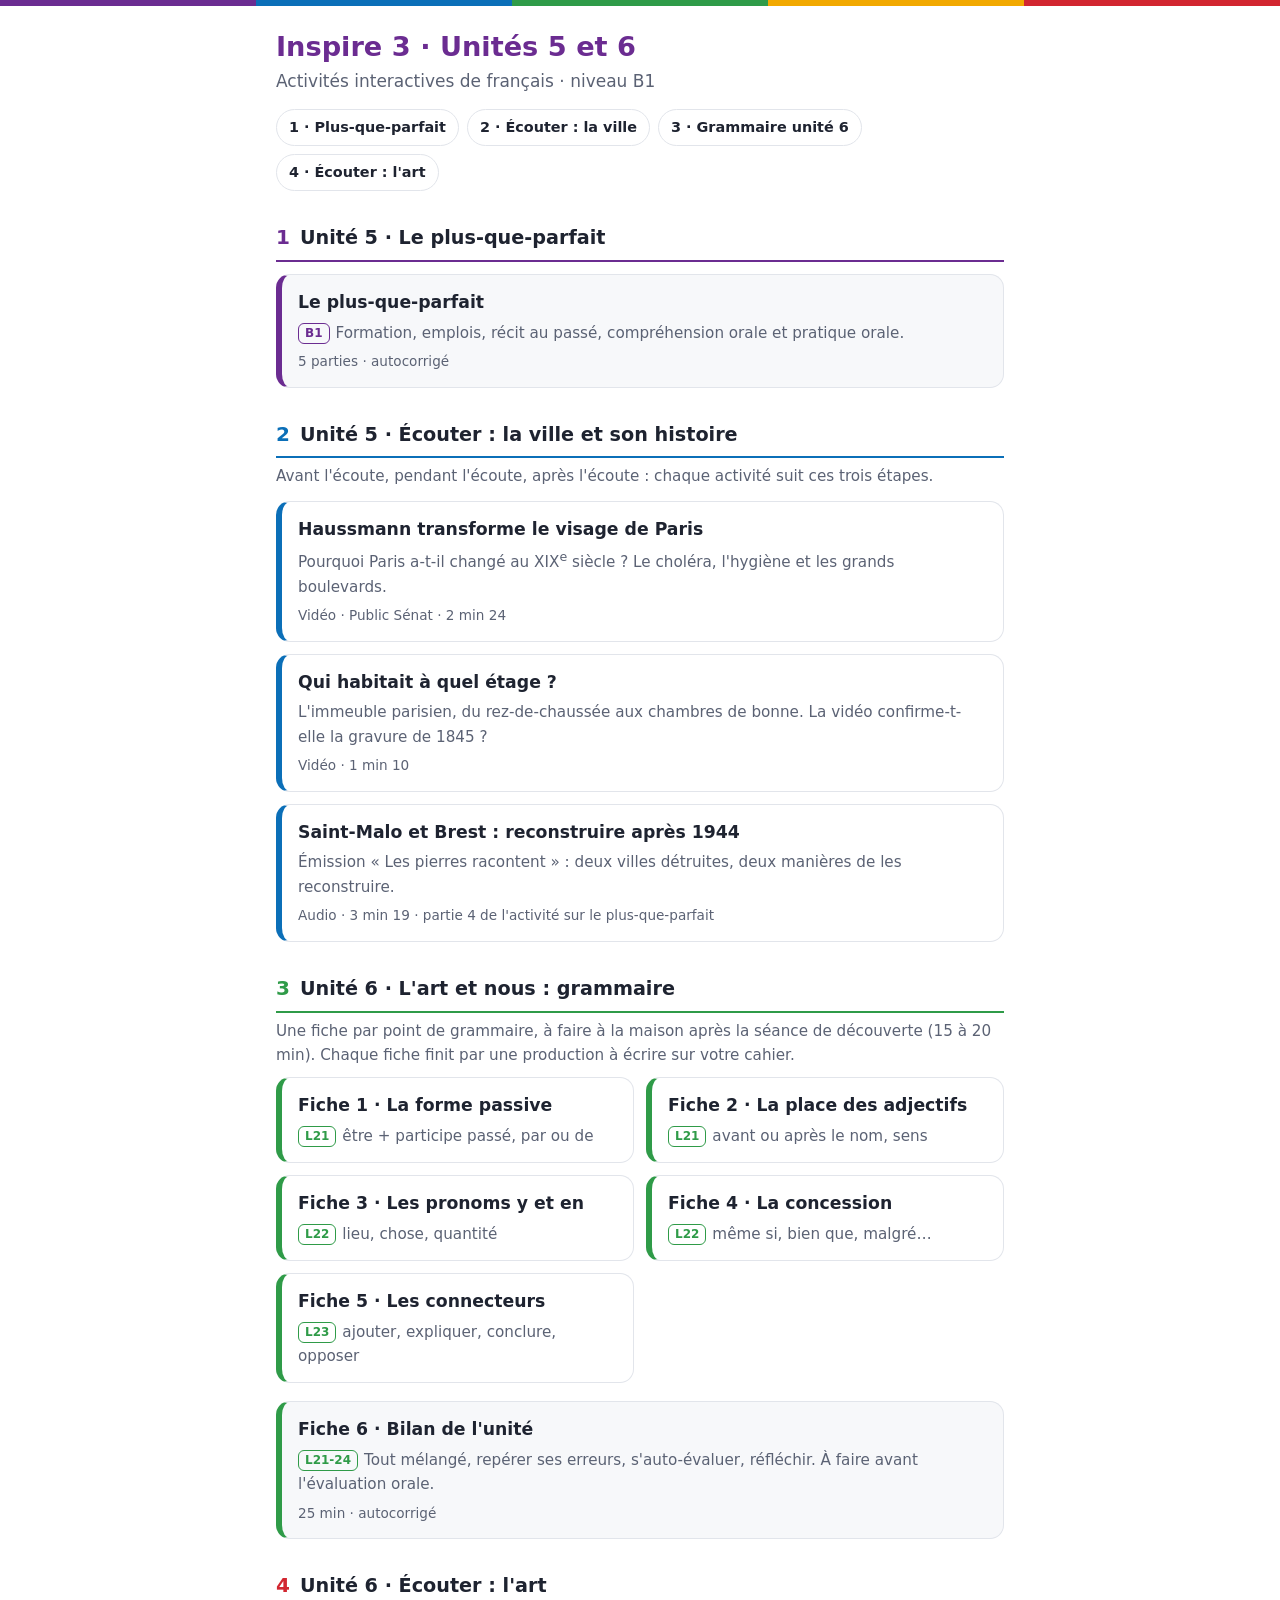
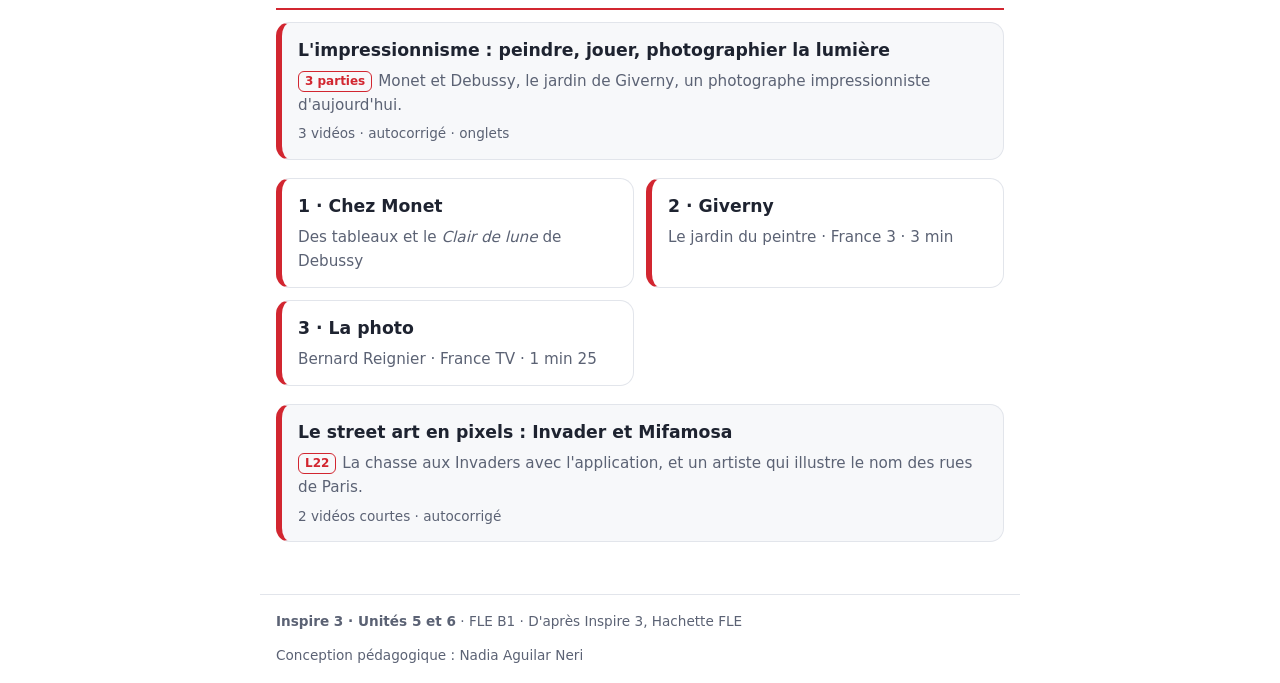
<file: index.html>
<!doctype html>
<html lang="fr">
<head>
<meta charset="utf-8">
<meta name="viewport" content="width=device-width, initial-scale=1">
<title>Inspire 3 · Unités 5 et 6</title>
<style>
:root{--violet:#6b2c91;--bleu:#0b6fb8;--vert:#2f9b48;--jaune:#f2a900;--rouge:#d22630;--ink:#1e2330;--muted:#5b6274;--line:#e2e5eb;--soft:#f7f8fa}
*{box-sizing:border-box}
html{-webkit-text-size-adjust:100%;scroll-behavior:smooth}
body{margin:0;background:#fff;color:var(--ink);font:17px/1.6 system-ui,-apple-system,"Segoe UI",Roboto,Arial,sans-serif}
a{color:var(--bleu)}
.stripe{display:flex;height:6px}.stripe i{flex:1}
main{max-width:760px;margin:0 auto;padding:24px 16px 40px}
h1{margin:0;font-size:1.7rem;line-height:1.25;color:var(--violet)}
.sub{margin:4px 0 14px;color:var(--muted)}
nav.sommaire{display:flex;flex-wrap:wrap;gap:8px;margin:0 0 8px}
nav.sommaire a{text-decoration:none;font-size:.9rem;font-weight:600;border:1.5px solid var(--line);border-radius:999px;padding:6px 12px;color:var(--ink)}
nav.sommaire a:hover,nav.sommaire a:focus-visible{border-color:var(--violet);outline:none}
section.bloc{margin-top:30px;scroll-margin-top:12px}
.bloc-head{display:flex;align-items:baseline;gap:10px;border-bottom:2px solid var(--c);padding-bottom:6px;margin-bottom:6px}
.bloc-head .n{font-weight:800;color:var(--c);font-size:1.25rem}
.bloc-head h2{margin:0;font-size:1.2rem}
.bloc-intro{margin:6px 0 4px;color:var(--muted);font-size:.95rem}
.act{display:block;text-decoration:none;color:inherit;border:1px solid var(--line);border-left:6px solid var(--c);border-radius:14px;padding:14px 16px;margin:12px 0;background:#fff}
a.act:hover,a.act:focus-visible{border-color:var(--c);outline:none}
.act h3{margin:0 0 4px;font-size:1.08rem}
.act p{margin:0;color:var(--muted);font-size:.95rem}
.act .meta{margin-top:6px;font-size:.85rem}
.act.vedette{background:var(--soft)}
.tag{display:inline-block;font-size:.75rem;font-weight:700;color:var(--c);border:1.5px solid var(--c);border-radius:6px;padding:0 6px;margin-right:6px;vertical-align:1px}
.act.bientot{border-style:dashed;border-left-style:solid}
.grid{display:grid;gap:0 12px;grid-template-columns:1fr}
@media (min-width:640px){.grid{grid-template-columns:1fr 1fr}.grid .act{margin:6px 0}}
footer{max-width:760px;margin:0 auto;padding:16px;border-top:1px solid var(--line);color:var(--muted);font-size:.85rem;display:flex;justify-content:space-between;gap:12px;flex-wrap:wrap}
</style>
</head>
<body>
<div class="stripe" aria-hidden="true"><i style="background:var(--violet)"></i><i style="background:var(--bleu)"></i><i style="background:var(--vert)"></i><i style="background:var(--jaune)"></i><i style="background:var(--rouge)"></i></div>
<main>
  <h1>Inspire 3 · Unités 5 et 6</h1>
  <p class="sub">Activités interactives de français · niveau B1</p>
  <nav class="sommaire" aria-label="Sommaire">
    <a href="#pqp">1 · Plus-que-parfait</a>
    <a href="#ecouter">2 · Écouter : la ville</a>
    <a href="#grammaire-u6">3 · Grammaire unité 6</a>
    <a href="#art">4 · Écouter : l'art</a>
  </nav>

  <!-- 1. PLUS-QUE-PARFAIT -->
  <section class="bloc" id="pqp" style="--c:var(--violet)">
    <div class="bloc-head"><span class="n">1</span><h2>Unité 5 · Le plus-que-parfait</h2></div>
    <a class="act vedette" href="plus-que-parfait.html">
      <h3>Le plus-que-parfait</h3>
      <p><span class="tag">B1</span>Formation, emplois, récit au passé, compréhension orale et pratique orale.</p>
      <p class="meta">5 parties · autocorrigé</p>
    </a>
  </section>

  <!-- 2. ÉCOUTER : LA VILLE ET SON HISTOIRE -->
  <section class="bloc" id="ecouter" style="--c:var(--bleu)">
    <div class="bloc-head"><span class="n">2</span><h2>Unité 5 · Écouter : la ville et son histoire</h2></div>
    <p class="bloc-intro">Avant l'écoute, pendant l'écoute, après l'écoute : chaque activité suit ces trois étapes.</p>
    <a class="act" href="ecouter/haussmann.html">
      <h3>Haussmann transforme le visage de Paris</h3>
      <p>Pourquoi Paris a-t-il changé au XIX<sup>e</sup> siècle&nbsp;? Le choléra, l'hygiène et les grands boulevards.</p>
      <p class="meta">Vidéo · Public Sénat · 2 min 24</p>
    </a>
    <a class="act" href="ecouter/logements.html">
      <h3>Qui habitait à quel étage&nbsp;?</h3>
      <p>L'immeuble parisien, du rez-de-chaussée aux chambres de bonne. La vidéo confirme-t-elle la gravure de 1845&nbsp;?</p>
      <p class="meta">Vidéo · 1 min 10</p>
    </a>
    <a class="act" href="plus-que-parfait.html#ecoute">
      <h3>Saint-Malo et Brest : reconstruire après 1944</h3>
      <p>Émission « Les pierres racontent » : deux villes détruites, deux manières de les reconstruire.</p>
      <p class="meta">Audio · 3 min 19 · partie 4 de l'activité sur le plus-que-parfait</p>
    </a>
  </section>

  <!-- 3. GRAMMAIRE UNITÉ 6 -->
  <section class="bloc" id="grammaire-u6" style="--c:var(--vert)">
    <div class="bloc-head"><span class="n">3</span><h2>Unité 6 · L'art et nous : grammaire</h2></div>
    <p class="bloc-intro">Une fiche par point de grammaire, à faire à la maison après la séance de découverte (15 à 20 min). Chaque fiche finit par une production à écrire sur votre cahier.</p>
    <div class="grid">
      <a class="act" href="u6-f1-passif.html"><h3>Fiche 1 · La forme passive</h3><p><span class="tag">L21</span>être + participe passé, par ou de</p></a>
      <a class="act" href="u6-f2-adjectifs.html"><h3>Fiche 2 · La place des adjectifs</h3><p><span class="tag">L21</span>avant ou après le nom, sens</p></a>
      <a class="act" href="u6-f3-y-en.html"><h3>Fiche 3 · Les pronoms y et en</h3><p><span class="tag">L22</span>lieu, chose, quantité</p></a>
      <a class="act" href="u6-f4-concession.html"><h3>Fiche 4 · La concession</h3><p><span class="tag">L22</span>même si, bien que, malgré…</p></a>
      <a class="act" href="u6-f5-connecteurs.html"><h3>Fiche 5 · Les connecteurs</h3><p><span class="tag">L23</span>ajouter, expliquer, conclure, opposer</p></a>
    </div>
    <a class="act vedette" href="u6-f6-bilan.html">
      <h3>Fiche 6 · Bilan de l'unité</h3>
      <p><span class="tag">L21-24</span>Tout mélangé, repérer ses erreurs, s'auto-évaluer, réfléchir. À faire avant l'évaluation orale.</p>
      <p class="meta">25 min · autocorrigé</p>
    </a>
  </section>

  <!-- 4. ÉCOUTER : L'ART -->
  <section class="bloc" id="art" style="--c:var(--rouge)">
    <div class="bloc-head"><span class="n">4</span><h2>Unité 6 · Écouter : l'art</h2></div>
    <a class="act vedette" href="ecouter/impressionnisme.html">
      <h3>L'impressionnisme : peindre, jouer, photographier la lumière</h3>
      <p><span class="tag">3 parties</span>Monet et Debussy, le jardin de Giverny, un photographe impressionniste d'aujourd'hui.</p>
      <p class="meta">3 vidéos · autocorrigé · onglets</p>
    </a>
    <div class="grid">
      <a class="act" href="ecouter/impressionnisme.html#monet"><h3>1 · Chez Monet</h3><p>Des tableaux et le <i>Clair de lune</i> de Debussy</p></a>
      <a class="act" href="ecouter/impressionnisme.html#giverny"><h3>2 · Giverny</h3><p>Le jardin du peintre · France 3 · 3 min</p></a>
      <a class="act" href="ecouter/impressionnisme.html#photo"><h3>3 · La photo</h3><p>Bernard Reignier · France TV · 1 min 25</p></a>
    </div>
    <a class="act vedette" href="ecouter/street-art-pixels.html">
      <h3>Le street art en pixels : Invader et Mifamosa</h3>
      <p><span class="tag">L22</span>La chasse aux Invaders avec l'application, et un artiste qui illustre le nom des rues de Paris.</p>
      <p class="meta">2 vidéos courtes · autocorrigé</p>
    </a>
  </section>
</main>
<footer>
  <span><b>Inspire 3 · Unités 5 et 6</b> · FLE B1 · D'après Inspire 3, Hachette FLE</span>
  <span>Conception pédagogique : Nadia Aguilar Neri</span>
</footer>
</body>
</html>
</file>
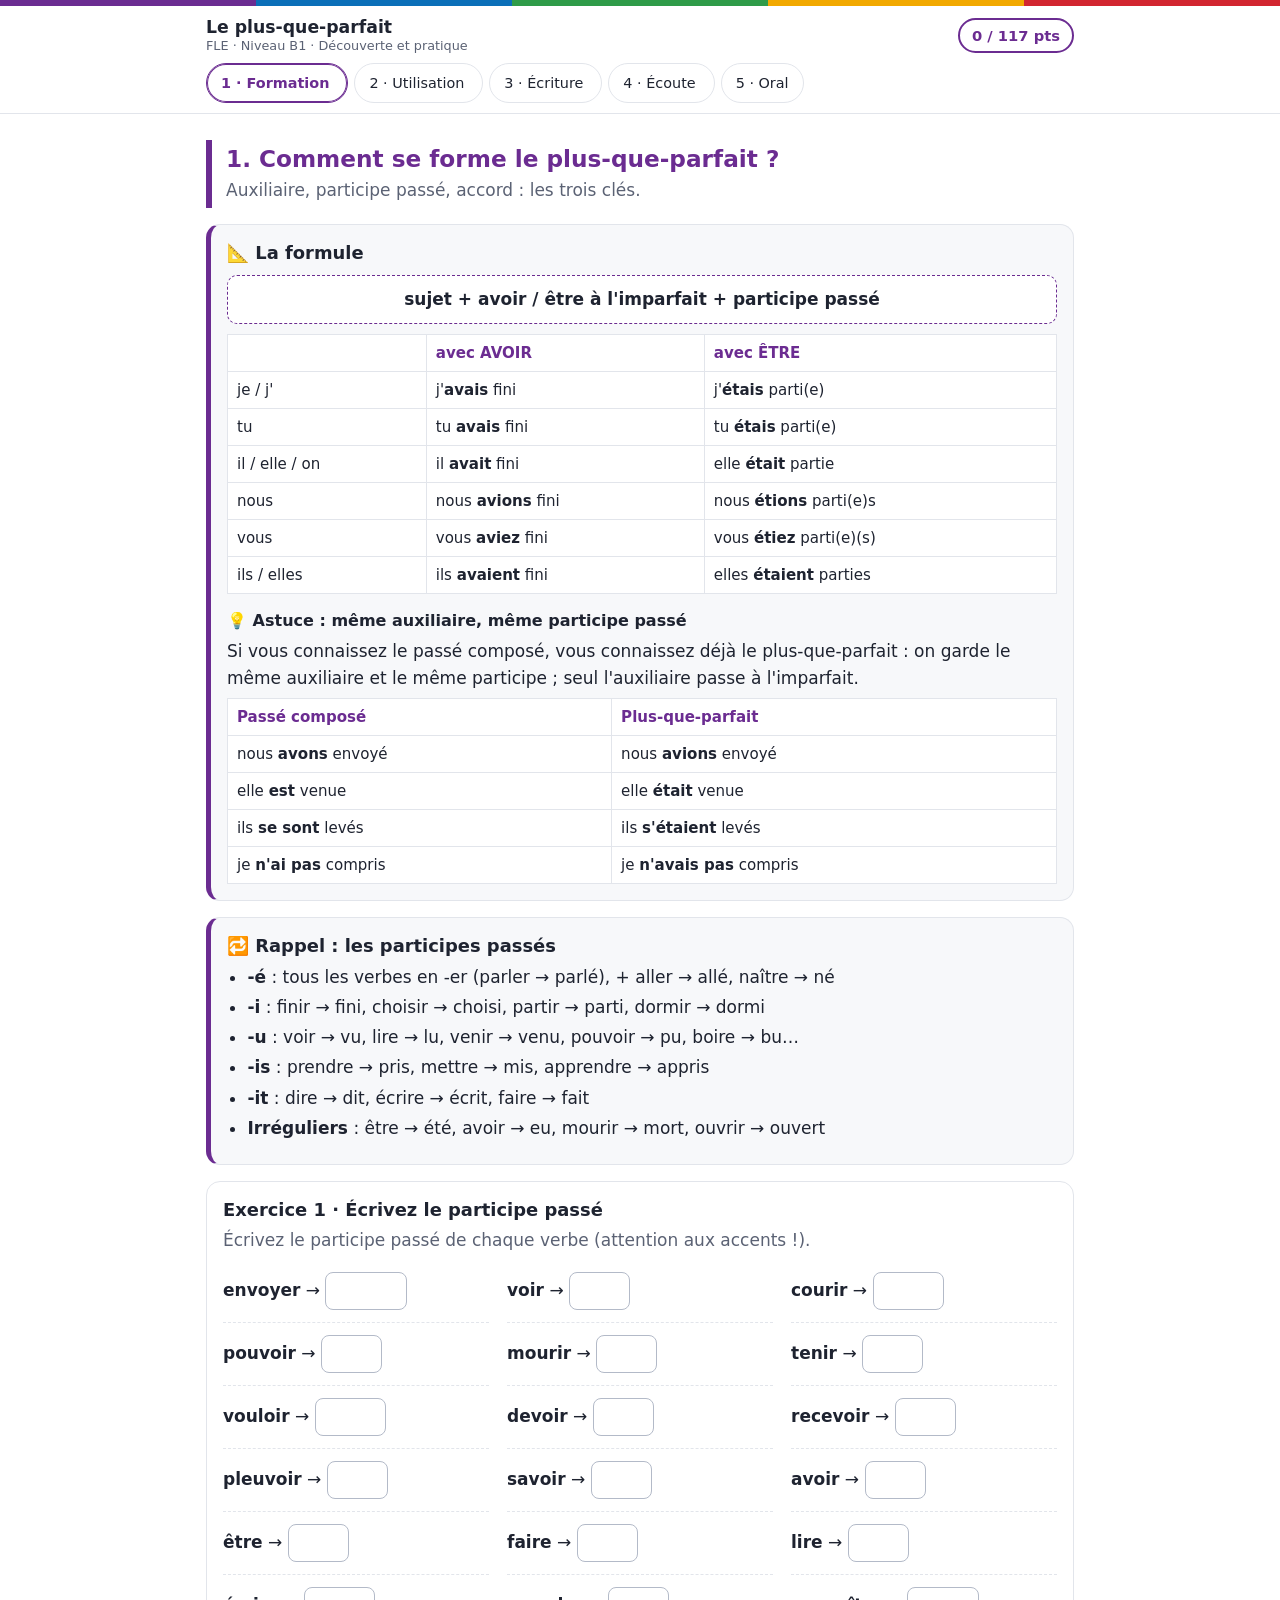
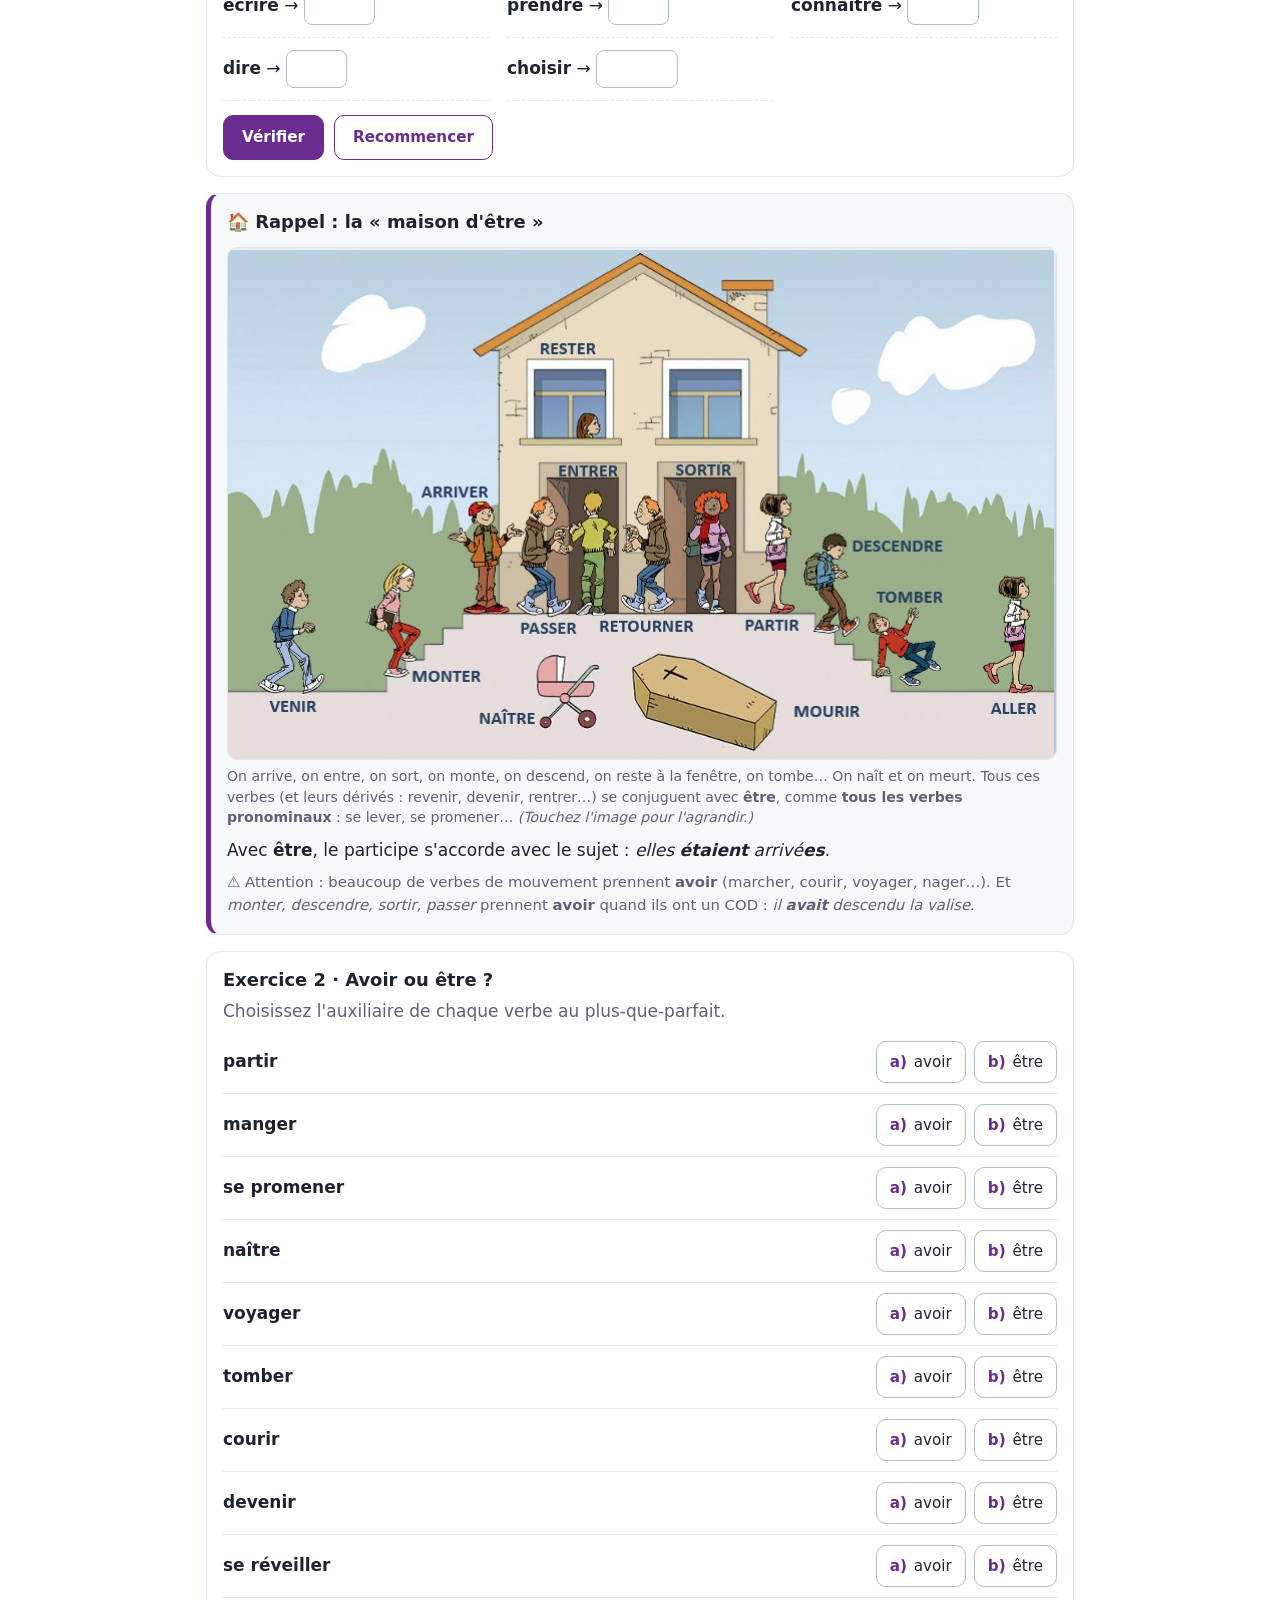
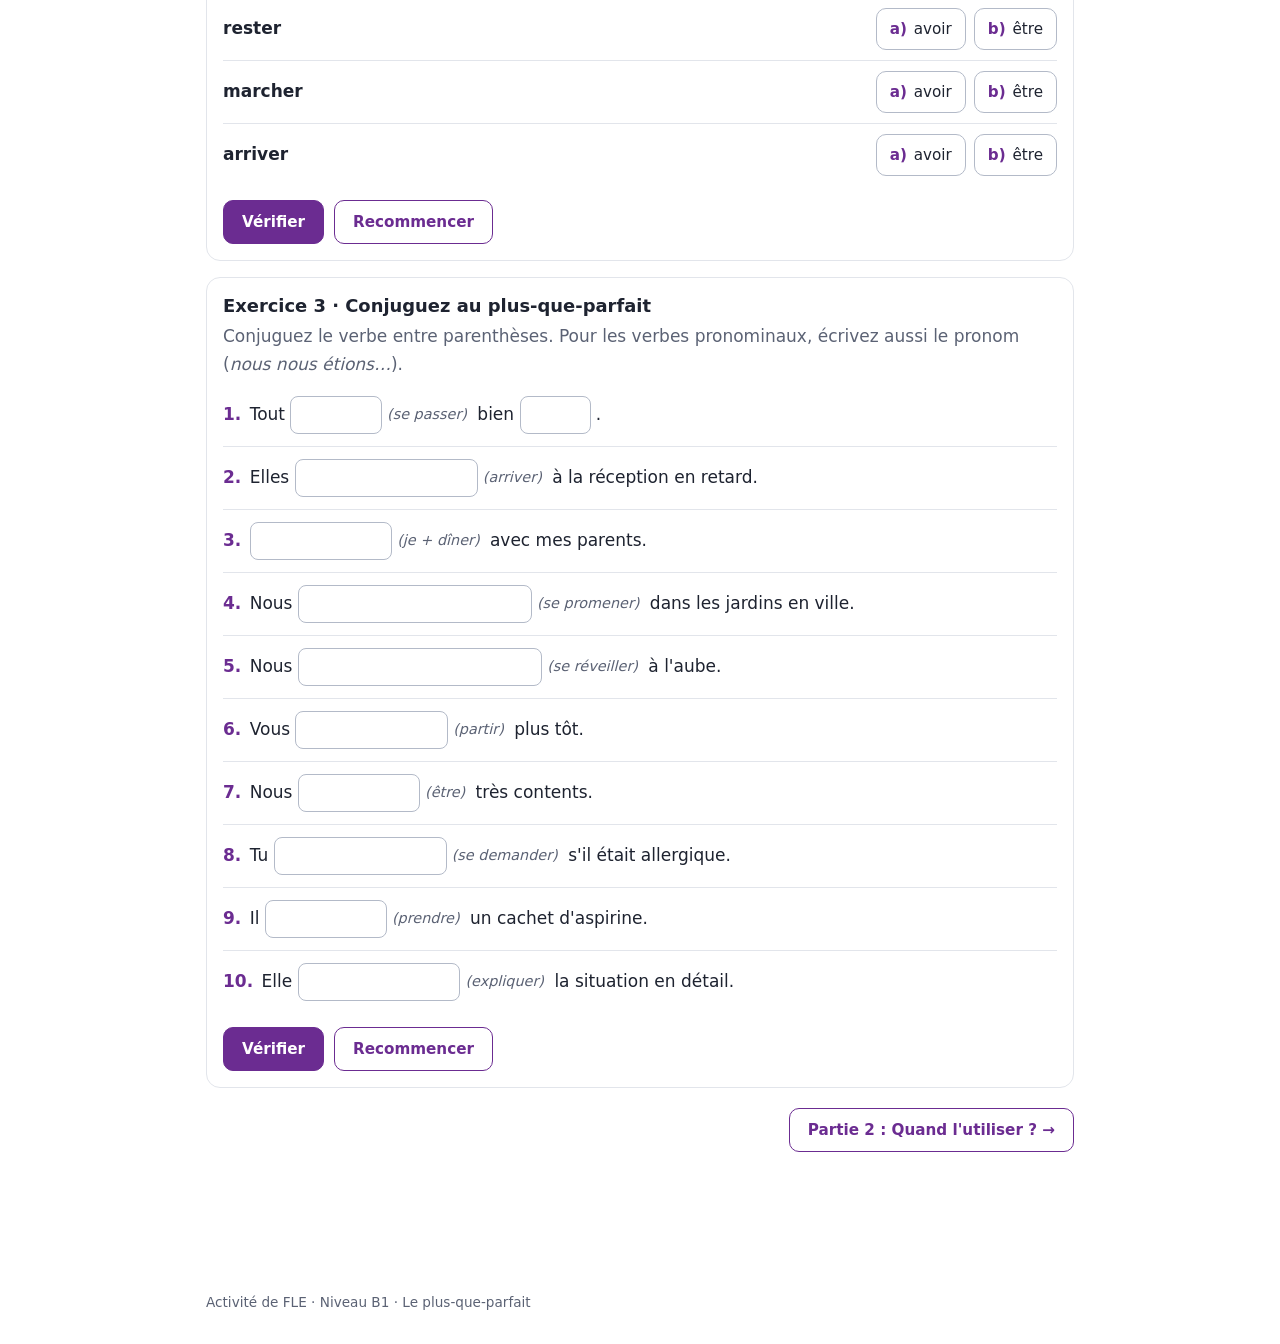
<file: plus-que-parfait.html>
<!doctype html>
<html lang="fr">
<head>
<meta charset="utf-8">
<meta name="viewport" content="width=device-width, initial-scale=1, viewport-fit=cover">
<title>Le plus-que-parfait · FLE B1</title>
<style>
:root{
  --violet:#6b2c91; --bleu:#0b6fb8; --rouge:#d22630; --jaune:#f2a900; --vert:#2f9b48; --or:#a86d00;
  --ink:#1e2330; --muted:#5b6274; --line:#e2e5eb; --soft:#f7f8fa;
  --ok:#23853f; --ko:#c62828; --warn:#a85f00;
}
*{box-sizing:border-box}
html{-webkit-text-size-adjust:100%}
body{margin:0;background:#fff;color:var(--ink);font:17px/1.6 system-ui,-apple-system,"Segoe UI",Roboto,"Helvetica Neue",Arial,sans-serif}
img{max-width:100%;height:auto;display:block}
.stripe{display:flex;height:6px}.stripe i{flex:1}
header{position:sticky;top:0;z-index:20;background:#fff;border-bottom:1px solid var(--line)}
.hrow{max-width:900px;margin:0 auto;padding:10px 16px 8px;display:flex;align-items:center;gap:12px;justify-content:space-between}
h1{font-size:1.08rem;margin:0;line-height:1.3}
h1 small{display:block;font-weight:500;color:var(--muted);font-size:.8rem}
.total{flex:none;border:2px solid var(--violet);color:var(--violet);border-radius:999px;padding:4px 12px;font-weight:700;font-size:.92rem;white-space:nowrap}
nav{max-width:900px;margin:0 auto;display:flex;gap:6px;overflow-x:auto;padding:0 16px 10px;scrollbar-width:none}
nav::-webkit-scrollbar{display:none}
.tab{flex:none;font:inherit;font-size:.9rem;border:1.5px solid var(--line);background:#fff;color:var(--ink);border-radius:999px;padding:6px 14px;cursor:pointer;min-height:40px}
.tab[aria-selected="true"]{border-color:var(--c);color:var(--c);font-weight:700;box-shadow:inset 0 0 0 1px var(--c)}
.tab .ts{font-size:.78rem;color:var(--muted);margin-left:4px;font-weight:600}
[data-part="1"]{--c:var(--violet)} [data-part="2"]{--c:var(--bleu)} [data-part="3"]{--c:var(--or)} [data-part="4"]{--c:var(--vert)} [data-part="5"]{--c:var(--rouge)}
main{max-width:900px;margin:0 auto;padding:4px 16px 120px}
.part{--accent:var(--c)}
.part-head{border-left:6px solid var(--accent);padding:4px 0 4px 14px;margin:22px 0 8px}
.part-head h2{margin:0;font-size:1.45rem;line-height:1.25;color:var(--accent)}
.part-head p{margin:4px 0 0;color:var(--muted)}
h3{font-size:1.12rem;margin:0 0 6px;line-height:1.3}
h4{margin:14px 0 4px;font-size:1rem}
.card{border:1px solid var(--line);border-radius:14px;padding:16px;margin:16px 0;background:#fff}
.theory{background:var(--soft);border-left:5px solid var(--accent)}
.consigne{color:var(--muted);margin:0 0 6px}
.muted{color:var(--muted);font-size:.93rem}
.formula{font-weight:700;text-align:center;padding:10px;border:1.5px dashed var(--accent);border-radius:10px;background:#fff;margin:10px 0}
.formula span{white-space:nowrap}
.tw{overflow-x:auto;-webkit-overflow-scrolling:touch}
table{border-collapse:collapse;width:100%;font-size:.94rem;background:#fff}
th,td{border:1px solid var(--line);padding:6px 9px;text-align:left;vertical-align:top}
th{color:var(--accent)}
ul{padding-left:1.2em;margin:6px 0}
li{margin:3px 0}
.c-pqp{color:var(--violet);font-weight:700}
.c-pc{color:var(--bleu);font-weight:700}
.c-imp{color:var(--or);font-weight:700}
.tag{display:inline-block;font-size:.78rem;font-weight:700;border:1.5px solid currentColor;border-radius:6px;padding:0 6px;margin-left:4px;vertical-align:1px}

/* illustrations */
figure{margin:14px 0 4px}
figcaption{font-size:.88rem;color:var(--muted);margin-top:6px;line-height:1.45}
.ill{width:100%;max-width:560px;margin:0 auto;display:block;background:#fff;border-radius:12px}
.ill text{font-family:system-ui,-apple-system,"Segoe UI",Roboto,Arial,sans-serif}
.strip{display:grid;grid-template-columns:repeat(auto-fit,minmax(230px,1fr));gap:12px;margin-top:12px}
.strip figure{margin:0}
.big-sentence{text-align:center;font-size:1.05rem;margin:12px 0 0}

/* items */
.item{padding:10px 0;border-bottom:1px solid var(--line)}
.item:last-child{border-bottom:0}
.num{font-weight:700;color:var(--accent);margin-right:3px}
.grid{display:grid;grid-template-columns:repeat(auto-fill,minmax(230px,1fr));gap:0 18px}
.grid .item{border-bottom:1px dashed var(--line)}
.bw{display:inline-flex;flex-wrap:wrap;align-items:center;gap:2px 5px;max-width:100%;vertical-align:middle;margin:2px 0}
.blank{font:inherit;font-size:16px;color:var(--ink);padding:5px 8px;min-height:38px;border:1.5px solid #b3bac8;border-radius:8px;background:#fff;max-width:100%;min-width:5ch;-webkit-appearance:none;appearance:none}
.blank:focus{outline:none;border-color:var(--accent);box-shadow:0 0 0 3px rgba(11,111,184,.15)}
.blank.ok{border-color:var(--ok);border-width:2px}
.blank.ko{border-color:var(--ko);border-width:2px}
.blank.warn{border-color:var(--warn);border-width:2px}
.hint{color:var(--muted);font-size:.9rem;font-style:italic}
.fb{font-size:.92rem;font-weight:600}
.fb .y{color:var(--ok)} .fb .n{color:var(--ko)}
.fb .corr{color:var(--ink);font-weight:700;border-bottom:2px solid var(--ok)}
.fb .acc{color:var(--warn);font-weight:600}
.note,.info{margin-top:6px;font-size:.92rem;padding:7px 10px;border-radius:8px;background:var(--soft);border-left:3px solid var(--jaune)}
.info{border-left-color:var(--bleu)}

.q{margin:0 0 6px}
.opts{display:flex;flex-wrap:wrap;gap:8px}
.opt{font:inherit;font-size:.95rem;text-align:left;border:1.5px solid #b3bac8;background:#fff;color:var(--ink);border-radius:10px;padding:7px 13px;min-height:42px;cursor:pointer}
.opt.sel{border-color:var(--accent);box-shadow:inset 0 0 0 1.5px var(--accent);font-weight:600}
.opt.right{border-color:var(--ok);box-shadow:inset 0 0 0 1.5px var(--ok)}
.opt.right::before{content:"✓ ";color:var(--ok);font-weight:700}
.opt.wrong{border-color:var(--ko);box-shadow:inset 0 0 0 1.5px var(--ko)}
.opt.wrong::before{content:"✗ ";color:var(--ko);font-weight:700}
.locked .opt{cursor:default}
.ol{font-weight:800;color:var(--accent);margin-right:2px}
.vert .opts{flex-direction:column}
.vert .opt{width:100%}
.inline{display:flex;align-items:center;justify-content:space-between;gap:8px;flex-wrap:wrap}
.inline .q{margin:0;font-weight:600}
.inline .note{flex-basis:100%}

.ex-actions{display:flex;flex-wrap:wrap;align-items:center;gap:10px;margin-top:14px}
.btn{font:inherit;font-size:.95rem;font-weight:600;border-radius:10px;padding:9px 18px;min-height:44px;cursor:pointer;border:1.5px solid var(--accent)}
.btn.primary{background:var(--accent);color:#fff}
.btn.ghost{background:#fff;color:var(--accent)}
.btn:disabled{opacity:.45;cursor:default}
.ex-score{font-weight:700}
.ex-msg{color:var(--warn);font-size:.92rem;flex-basis:100%}
.ex-msg:empty{display:none}
.next{display:flex;justify-content:flex-end;margin:20px 0}

/* partie 2 : ligne du temps */
.tl{margin:16px 0 6px}
.tl-axis{position:relative;height:28px;margin:0 8% 0 6%}
.tl-axis::before{content:"";position:absolute;left:0;right:0;top:12px;height:3px;background:#9aa1b0;border-radius:2px}
.tl-axis::after{content:"";position:absolute;right:-12px;top:6px;border-top:8px solid transparent;border-bottom:8px solid transparent;border-left:13px solid #9aa1b0}
.dot{position:absolute;top:4px;width:19px;height:19px;border-radius:50%;transform:translateX(-50%);background:currentColor;border:3px solid #fff;box-shadow:0 0 0 2px currentColor}
.d1{left:16.6%;color:var(--violet)} .d2{left:50%;color:var(--bleu)} .d3{left:83.3%;color:#7a8090}
.tl-labels{display:grid;grid-template-columns:repeat(3,1fr);gap:8px;text-align:center;font-size:.86rem;line-height:1.35;margin-top:4px}
.tl-labels b{display:block}
.tl-arrow{display:flex;justify-content:space-between;font-size:.8rem;color:var(--muted);margin:0 6%}

/* partie 3 */
.present{background:var(--soft);border-radius:10px;padding:10px 12px;font-style:italic;margin:6px 0 10px}
.present u{text-decoration-color:var(--accent);text-decoration-thickness:2px;text-underline-offset:3px}
.para .item{line-height:2.35}
.write{margin-top:14px;padding-top:12px;border-top:1px dashed var(--line)}
.write p{margin:0}
.model{border:1.5px solid var(--ok);border-radius:10px;padding:10px 12px;margin-top:10px;background:#fff}

/* partie 4 */
.vocab{display:grid;grid-template-columns:repeat(auto-fill,minmax(240px,1fr));gap:6px 18px;margin:6px 0 0;padding:0;list-style:none}
.vocab li{font-size:.95rem}
.photos{display:grid;grid-template-columns:repeat(auto-fit,minmax(260px,1fr));gap:14px;margin-top:10px}
.photos figure{margin:0}
.photo{border-radius:10px;overflow:hidden;border:1px solid var(--line);position:relative}
.photo img{width:100%}
.lbl{position:absolute;transform:translate(-50%,-50%);background:rgba(255,255,255,.93);border:2px solid var(--accent);color:var(--ink);font-size:.8rem;font-weight:700;padding:2px 8px;border-radius:999px;white-space:nowrap}
.lbl.main{border-color:var(--violet);color:var(--violet);font-size:.9rem}
audio{width:100%;margin:6px 0}
.transcript p{margin:.55em 0}
.sp{font-weight:700;color:var(--accent)}
mark.pqp{background:none;color:inherit}
.hl mark.pqp{background:#fde9a8;border-radius:3px;padding:0 2px;font-weight:700}
.locknote{display:flex;gap:8px;align-items:center;color:var(--muted);font-size:.93rem;margin:0}
.discuss li{margin:6px 0}

/* partie 5 : fiches */
.fc{display:block;width:100%;perspective:1200px;cursor:pointer;outline:none;margin-top:10px;-webkit-tap-highlight-color:transparent}
.fc-inner{display:grid;transition:transform .5s;transform-style:preserve-3d;-webkit-transform-style:preserve-3d}
.fc.flipped .fc-inner{transform:rotateY(180deg)}
.fc.noanim .fc-inner{transition:none}
.fc-face{grid-area:1/1;min-height:210px;-webkit-backface-visibility:hidden;backface-visibility:hidden;border:2px solid var(--accent);border-radius:16px;padding:20px 18px 26px;display:flex;flex-direction:column;justify-content:center;align-items:center;text-align:center;background:#fff;position:relative}
.fc-back{transform:rotateY(180deg);border-color:var(--ok)}
.fc:focus-visible .fc-face{box-shadow:0 0 0 4px rgba(11,111,184,.2)}
.fc-n{position:absolute;top:10px;left:14px;font-size:.78rem;font-weight:700;color:var(--muted);text-transform:uppercase;letter-spacing:.04em}
.fc-q{font-size:1.2rem;font-weight:700;margin:6px 0}
.fc-cue{font-size:1rem;color:var(--accent);font-style:italic;margin:0}
.fc-a{font-size:1.15rem;margin:6px 0}
.fc-a b{color:var(--violet)}
.fc-tap{position:absolute;bottom:8px;right:14px;font-size:.75rem;color:var(--muted)}
.fi .fc-face{padding:12px 12px 30px;justify-content:flex-start;gap:8px}
.fi-img{width:100%;border-radius:10px;border:1px solid var(--line)}
.fi .fc-back .fi-img{max-width:62%;opacity:.85}
.fi-q{font-weight:700;margin:4px 0 0;font-size:1rem}
.fi .fc-a{font-size:1.08rem;margin:2px 0}
.fi .fc-a b{color:var(--violet)} .fi .fc-a i{color:var(--bleu);font-style:normal;font-weight:700}
.fi .fc-var{font-size:.92rem;color:var(--muted);margin:0}
.fi .fc-var b{color:var(--violet)}
.fi .fc-n{position:static;align-self:flex-start}
.fc-ctrl{display:flex;justify-content:space-between;align-items:center;gap:8px;margin-top:12px;flex-wrap:wrap}
.fc-count{font-weight:700;color:var(--muted)}

/* partie 5 : dialogues */
.steps{margin:4px 0 10px;padding-left:1.3em}
.steps li{margin:4px 0}
.grille{border:1.5px solid var(--ok);border-radius:12px;padding:10px 14px;margin:10px 0 6px;background:#fff}
.grille ul{margin:6px 0 0}
.dlg{border:1px solid var(--line);border-radius:12px;padding:12px;margin:12px 0}
.dlg h4{margin:0 0 8px;color:var(--accent)}
.roles{display:flex;flex-wrap:wrap;gap:8px}
.rbtn{font:inherit;font-size:.92rem;font-weight:700;border-radius:10px;padding:8px 14px;min-height:42px;cursor:pointer;background:#fff;border:1.5px solid}
.ra{color:var(--bleu);border-color:var(--bleu)} .rb{color:var(--rouge);border-color:var(--rouge)} .rx{color:var(--ok);border-color:var(--ok);margin-left:auto}
.ra[aria-expanded="true"]{background:var(--bleu);color:#fff} .rb[aria-expanded="true"]{background:var(--rouge);color:#fff} .rx[aria-expanded="true"]{background:var(--ok);color:#fff}
.rc{margin-top:10px;border:1.5px solid;border-radius:12px;padding:10px 14px;background:#fff;font-size:.97rem;line-height:1.5}
.rc p{margin:6px 0 0}
.rc-a{border-color:var(--bleu)} .rc-b{border-color:var(--rouge);border-style:dashed} .rc-x{border-color:var(--ok)}
.who-a{color:var(--bleu)} .who-b{color:var(--rouge)}
.goal{font-weight:700}
.tline{display:grid;grid-template-columns:auto 1fr;gap:6px 12px;margin-top:8px;align-items:baseline}
.tk{font-weight:700;color:var(--rouge);font-size:.88rem;white-space:nowrap}
.tv{font-style:italic}
.rc-x em{font-style:normal;font-weight:700;color:var(--violet)}
.rc-x ul{margin:6px 0 0}

#accents{position:fixed;left:0;right:0;bottom:0;z-index:40;background:#fff;border-top:1px solid var(--line);display:none;padding:6px 8px calc(6px + env(safe-area-inset-bottom));gap:5px;overflow-x:auto;justify-content:safe center}
#accents.show{display:flex}
#accents button{flex:none;font:inherit;font-size:1.05rem;min-width:40px;min-height:40px;border:1px solid var(--line);border-radius:8px;background:#fff;color:var(--ink);cursor:pointer}
footer{max-width:900px;margin:0 auto;padding:0 16px 30px;color:var(--muted);font-size:.85rem}
@media (max-width:520px){
  body{font-size:16px}
  .card{padding:13px}
  .part-head h2{font-size:1.25rem}
  .tl-labels{font-size:.78rem}
  .lbl{font-size:.68rem;padding:1px 6px}
  .lbl.main{font-size:.75rem}
  .fc-q{font-size:1.08rem}
  .rx{margin-left:0}
  .tk{white-space:normal}
}
</style>
</head>
<body>

<header>
  <div class="stripe" aria-hidden="true"><i style="background:var(--violet)"></i><i style="background:var(--bleu)"></i><i style="background:var(--vert)"></i><i style="background:var(--jaune)"></i><i style="background:var(--rouge)"></i></div>
  <div class="hrow">
    <h1>Le plus-que-parfait<small>FLE · Niveau B1 · Découverte et pratique</small></h1>
    <div class="total" id="total" aria-live="polite">0 / 0 pts</div>
  </div>
  <nav role="tablist" aria-label="Parties de l'activité">
    <button class="tab" role="tab" data-part="1" aria-selected="true">1 · Formation<span class="ts" id="ts1"></span></button>
    <button class="tab" role="tab" data-part="2" aria-selected="false">2 · Utilisation<span class="ts" id="ts2"></span></button>
    <button class="tab" role="tab" data-part="3" aria-selected="false">3 · Écriture<span class="ts" id="ts3"></span></button>
    <button class="tab" role="tab" data-part="4" aria-selected="false">4 · Écoute<span class="ts" id="ts4"></span></button>
    <button class="tab" role="tab" data-part="5" aria-selected="false">5 · Oral</button>
  </nav>
</header>

<main>

<!-- ===================== PARTIE 1 ===================== -->
<section class="part" data-part="1">
  <div class="part-head">
    <h2>1. Comment se forme le plus-que-parfait ?</h2>
    <p>Auxiliaire, participe passé, accord : les trois clés.</p>
  </div>

  <div class="card theory">
    <h3>📐 La formule</h3>
    <div class="formula"><span>sujet</span> + <span>avoir / être à l'imparfait</span> + <span>participe passé</span></div>
    <div class="tw">
      <table>
        <thead><tr><th></th><th>avec AVOIR</th><th>avec ÊTRE</th></tr></thead>
        <tbody>
          <tr><td>je / j'</td><td>j'<b>avais</b> fini</td><td>j'<b>étais</b> parti(e)</td></tr>
          <tr><td>tu</td><td>tu <b>avais</b> fini</td><td>tu <b>étais</b> parti(e)</td></tr>
          <tr><td>il / elle / on</td><td>il <b>avait</b> fini</td><td>elle <b>était</b> partie</td></tr>
          <tr><td>nous</td><td>nous <b>avions</b> fini</td><td>nous <b>étions</b> parti(e)s</td></tr>
          <tr><td>vous</td><td>vous <b>aviez</b> fini</td><td>vous <b>étiez</b> parti(e)(s)</td></tr>
          <tr><td>ils / elles</td><td>ils <b>avaient</b> fini</td><td>elles <b>étaient</b> parties</td></tr>
        </tbody>
      </table>
    </div>
    <h4>💡 Astuce : même auxiliaire, même participe passé</h4>
    <p style="margin:0 0 6px">Si vous connaissez le passé composé, vous connaissez déjà le plus-que-parfait : on garde le même auxiliaire et le même participe ; seul l'auxiliaire passe à l'imparfait.</p>
    <div class="tw">
      <table>
        <thead><tr><th>Passé composé</th><th>Plus-que-parfait</th></tr></thead>
        <tbody>
          <tr><td>nous <b>avons</b> envoyé</td><td>nous <b>avions</b> envoyé</td></tr>
          <tr><td>elle <b>est</b> venue</td><td>elle <b>était</b> venue</td></tr>
          <tr><td>ils <b>se sont</b> levés</td><td>ils <b>s'étaient</b> levés</td></tr>
          <tr><td>je <b>n'ai pas</b> compris</td><td>je <b>n'avais pas</b> compris</td></tr>
        </tbody>
      </table>
    </div>
  </div>

  <div class="card theory">
    <h3>🔁 Rappel : les participes passés</h3>
    <ul>
      <li><b>-é</b> : tous les verbes en -er (parler → parlé), + aller → allé, naître → né</li>
      <li><b>-i</b> : finir → fini, choisir → choisi, partir → parti, dormir → dormi</li>
      <li><b>-u</b> : voir → vu, lire → lu, venir → venu, pouvoir → pu, boire → bu…</li>
      <li><b>-is</b> : prendre → pris, mettre → mis, apprendre → appris</li>
      <li><b>-it</b> : dire → dit, écrire → écrit, faire → fait</li>
      <li><b>Irréguliers</b> : être → été, avoir → eu, mourir → mort, ouvrir → ouvert</li>
    </ul>
  </div>

  <section class="card ex" id="p1a">
    <h3>Exercice 1 · Écrivez le participe passé</h3>
    <p class="consigne">Écrivez le participe passé de chaque verbe (attention aux accents !).</p>
    <div class="ex-body grid"></div>
  </section>

  <div class="card theory">
    <h3>🏠 Rappel : la « maison d'être »</h3>
    <figure>
      <div class="photo"><a href="img/maison-etre.jpg" target="_blank" rel="noopener" title="Agrandir l'image"><img src="img/maison-etre.jpg" alt="Illustration de la maison d'être : des personnages entrent, sortent, montent, descendent, arrivent, partent, passent, retournent, tombent, restent à la fenêtre ; un landau pour naître et un cercueil pour mourir" loading="lazy" width="826" height="510"></a></div>
      <figcaption>On arrive, on entre, on sort, on monte, on descend, on reste à la fenêtre, on tombe… On naît et on meurt. Tous ces verbes (et leurs dérivés : revenir, devenir, rentrer…) se conjuguent avec <b>être</b>, comme <b>tous les verbes pronominaux</b> : se lever, se promener… <i>(Touchez l'image pour l'agrandir.)</i></figcaption>
    </figure>
    <p style="margin:10px 0 0">Avec <b>être</b>, le participe s'accorde avec le sujet : <i>elles <b>étaient</b> arrivé<b>es</b></i>.</p>
    <p class="muted" style="margin:6px 0 0">⚠️ Attention : beaucoup de verbes de mouvement prennent <b>avoir</b> (marcher, courir, voyager, nager…). Et <i>monter, descendre, sortir, passer</i> prennent <b>avoir</b> quand ils ont un COD : <i>il <b>avait</b> descendu la valise</i>.</p>
  </div>

  <section class="card ex" id="p1b">
    <h3>Exercice 2 · Avoir ou être ?</h3>
    <p class="consigne">Choisissez l'auxiliaire de chaque verbe au plus-que-parfait.</p>
    <div class="ex-body"></div>
  </section>

  <section class="card ex" id="p1c">
    <h3>Exercice 3 · Conjuguez au plus-que-parfait</h3>
    <p class="consigne">Conjuguez le verbe entre parenthèses. Pour les verbes pronominaux, écrivez aussi le pronom (<i>nous nous étions…</i>).</p>
    <div class="ex-body"></div>
  </section>

  <div class="next"><button class="btn ghost" data-go="2">Partie 2 : Quand l'utiliser ? →</button></div>
</section>

<!-- ===================== PARTIE 2 ===================== -->
<section class="part" data-part="2" hidden>
  <div class="part-head">
    <h2>2. Quand utiliser le plus-que-parfait ?</h2>
    <p>Le « passé du passé ».</p>
  </div>

  <div class="card theory">
    <h3>🎬 Une histoire en deux images</h3>
    <figure>
      <div class="photo"><a href="img/cinema-lucie.jpg" target="_blank" rel="noopener" title="Agrandir l'image"><img src="img/cinema-lucie.jpg" alt="Bande dessinée en deux images. À 21 h 00, le film commence dans une salle pleine. À 21 h 10, Lucie entre dans la salle : le film est déjà en cours." loading="lazy" width="1400" height="720"></a></div>
      <figcaption><b class="c-pqp">① 21 h 00</b> : le film commence. <b class="c-pc">② 21 h 10</b> : Lucie arrive… trop tard !</figcaption>
    </figure>
    <p class="big-sentence">Quand Lucie <span class="c-pc">est arrivée</span> ②, le film <span class="c-pqp">avait déjà commencé</span> ①.</p>
  </div>

  <div class="card theory">
    <h3>🧭 Un repère dans le passé</h3>
    <p style="margin:0 0 6px">Le plus-que-parfait exprime une action <b>terminée avant une autre action passée</b>. Il a toujours besoin d'un <b>repère</b> dans le passé, en général un verbe au <span class="c-pc">passé composé</span> (ou à l'imparfait). À partir de ce repère, le plus-que-parfait permet de <b>revenir en arrière</b>.</p>
    <div class="tl" aria-hidden="true">
      <div class="tl-arrow"><span>← plus tôt</span><span>plus tard →</span></div>
      <div class="tl-axis"><span class="dot d1"></span><span class="dot d2"></span><span class="dot d3"></span></div>
      <div class="tl-labels">
        <div class="c-pqp"><b>① AVANT</b>le film avait commencé<br><span class="tag">PQP</span></div>
        <div class="c-pc"><b>② REPÈRE</b>Lucie est arrivée<br><span class="tag">PC</span></div>
        <div style="color:#7a8090"><b>MAINTENANT</b>je raconte</div>
      </div>
    </div>
    <h4>Sans repère, pas de plus-que-parfait</h4>
    <ul>
      <li>❌ <i>Hier, j'avais mangé une pizza.</i> (aucun repère : on dit <i>j'<b>ai mangé</b></i>)</li>
      <li>✅ <i>Quand tu <span class="c-pc">as téléphoné</span>, j'<span class="c-pqp">avais déjà mangé</span>.</i></li>
    </ul>
    <h4>L'ordre des mots ≠ l'ordre des actions</h4>
    <p style="margin:0">Dans <i>Paul <span class="c-pc">n'est pas venu</span> car il <span class="c-pqp">avait déjà vu</span> le film</i>, l'action racontée en second (voir le film) s'est passée en premier. C'est le plus-que-parfait qui montre l'ordre réel.</p>
    <h4>Des mots qui aident</h4>
    <ul>
      <li><b>déjà</b>, <b>ne… pas encore</b> : <i>le train était <b>déjà</b> parti</i></li>
      <li><b>quand / lorsque</b> : <i><b>lorsqu'</b>il avait fini, il est sorti</i></li>
      <li><b>parce que / car</b> (explication) : <i>elle était fatiguée <b>car</b> elle avait mal dormi</i></li>
      <li><b>que / qui</b> (relatifs) : <i>le livre <b>que</b> j'avais lu</i></li>
      <li><b>dire que, expliquer que</b> (discours rapporté) : <i>il <b>a dit qu'</b>il avait oublié</i></li>
    </ul>
    <figure>
      <div class="photo"><a href="img/train-deja-parti.jpg" target="_blank" rel="noopener" title="Agrandir l'image"><img src="img/train-deja-parti.jpg" alt="Bande dessinée en deux images. À 8 h 15, le train quitte la gare. À 8 h 20, un voyageur arrive en courant sur le quai : les voies sont vides." loading="lazy" width="1400" height="725"></a></div>
      <figcaption><b class="c-pqp">① 8 h 15</b> : le train s'en va. <b class="c-pc">② 8 h 20</b> : le voyageur arrive sur le quai.<br>→ Lorsqu'il <span class="c-pc">est arrivé</span> sur le quai, le train <span class="c-pqp">était déjà parti</span>.</figcaption>
    </figure>
  </div>

  <div class="card theory">
    <h3>🧩 Les trois temps du récit</h3>
    <div class="tw">
      <table>
        <thead><tr><th>Temps</th><th>Rôle dans le récit</th><th>Exemple</th></tr></thead>
        <tbody>
          <tr><td class="c-pc">Passé composé</td><td>actions principales, événements</td><td><i>Lucie est arrivée.</i></td></tr>
          <tr><td class="c-imp">Imparfait</td><td>décor, description, habitudes</td><td><i>Il pleuvait.</i></td></tr>
          <tr><td class="c-pqp">Plus-que-parfait</td><td>action terminée avant une autre action passée</td><td><i>Le film avait commencé.</i></td></tr>
        </tbody>
      </table>
    </div>
  </div>

  <section class="card ex" id="p2a">
    <h3>Exercice 4 · Qu'est-ce qui s'est passé en premier ?</h3>
    <p class="consigne">Lisez la phrase et choisissez l'action qui a eu lieu en premier.</p>
    <div class="ex-body"></div>
  </section>

  <section class="card ex" id="p2b">
    <h3>Exercice 5 · Plus-que-parfait ou passé composé ?</h3>
    <p class="consigne">Mettez les verbes entre parenthèses au plus-que-parfait ou au passé composé. Écrivez tout le verbe conjugué (avec la négation ou <i>déjà</i> si nécessaire).</p>
    <div class="ex-body"></div>
  </section>

  <section class="card">
    <h3>Exercice 6 · Racontez en images 🗣️</h3>
    <p class="consigne">Observez les deux images de la carte. <b>Expliquez à l'oral ce qui s'est passé</b> en combinant le <span class="c-pc">passé composé</span> (le repère) et le <span class="c-pqp">plus-que-parfait</span> (ce qui s'était passé avant). Commencez par <i>Quand…</i> ou <i>Lorsque…</i>, puis touchez la carte pour voir une proposition de réponse.</p>
    <div class="fc fi" id="fi" role="button" tabindex="0" aria-label="Retourner la carte">
      <div class="fc-inner">
        <div class="fc-face fc-front" id="fiFront"></div>
        <div class="fc-face fc-back" id="fiBack"></div>
      </div>
    </div>
    <div class="fc-ctrl">
      <button type="button" class="btn ghost" id="fiPrev">← Précédente</button>
      <span class="fc-count" id="fiCount" aria-live="polite"></span>
      <button type="button" class="btn ghost" id="fiNext">Suivante →</button>
    </div>
    <div class="fc-ctrl" style="justify-content:center">
      <button type="button" class="btn primary" id="fiFlip">Retourner la carte</button>
      <button type="button" class="btn ghost" id="fiShuffle">Mélanger</button>
    </div>
  </section>

  <div class="next"><button class="btn ghost" data-go="3">Partie 3 : À vous d'écrire →</button></div>
</section>

<!-- ===================== PARTIE 3 ===================== -->
<section class="part" data-part="3" hidden>
  <div class="part-head">
    <h2>3. Raconter au passé</h2>
    <p>Trois petits textes à transposer du présent au passé.</p>
  </div>

  <div class="card theory">
    <h3>🎭 Le théâtre du récit</h3>
    <figure>
      <svg class="ill" viewBox="0 0 420 262" role="img" aria-labelledby="t-theatre">
        <title id="t-theatre">Une scène de théâtre : le décor, l'action et les coulisses</title>
        <rect x="70" y="40" width="280" height="160" fill="#fdf6e6" stroke="#a86d00" stroke-width="1.5" stroke-dasharray="5 4"/>
        <circle cx="312" cy="72" r="14" fill="#f2a900"/>
        <path d="M70,178Q140,128 210,172Q280,132 350,170V200H70Z" fill="#f1e3c0"/>
        <rect x="252" y="146" width="30" height="24" fill="#fff" stroke="#a86d00" stroke-width="1.5"/>
        <polygon points="248,146 267,131 286,146" fill="#fff" stroke="#a86d00" stroke-width="1.5"/>
        <text x="82" y="64" font-size="14" font-weight="800" fill="#a86d00">DÉCOR</text>
        <text x="82" y="82" font-size="12.5" font-weight="700" fill="#a86d00">→ imparfait</text>
        <text x="82" y="98" font-size="11" fill="#a86d00">il faisait beau…</text>
        <path d="M14,32H62Q50,110 58,200H14Z" fill="#f6dfe1" stroke="#d22630" stroke-width="1.5"/>
        <path d="M406,32H358Q370,110 362,200H406Z" fill="#f6dfe1" stroke="#d22630" stroke-width="1.5"/>
        <rect x="14" y="10" width="392" height="24" rx="4" fill="#f6dfe1" stroke="#d22630" stroke-width="1.5"/>
        <polygon points="14,200 406,200 390,236 30,236" fill="#f7f8fa" stroke="#e2e5eb" stroke-width="1.5"/>
        <circle cx="190" cy="150" r="10" fill="#0b6fb8"/>
        <path d="M190,160V186M190,168L172,156M190,168L210,160M190,186L180,206M190,186L200,206" stroke="#0b6fb8" stroke-width="3.5" stroke-linecap="round" fill="none"/>
        <path d="M216,148H232M218,158H236" stroke="#0b6fb8" stroke-width="2" stroke-linecap="round"/>
        <text x="210" y="225" text-anchor="middle" font-size="13" font-weight="800" fill="#0b6fb8">ACTION → passé composé</text>
        <circle cx="36" cy="118" r="7" fill="#6b2c91"/>
        <path d="M36,125V146" stroke="#6b2c91" stroke-width="3" stroke-linecap="round"/>
        <text x="14" y="256" font-size="12" font-weight="800" fill="#6b2c91">COULISSES (avant le spectacle) → plus-que-parfait</text>
      </svg>
      <figcaption>Dans un récit au passé, l'<span class="c-imp">imparfait</span> peint le décor, le <span class="c-pc">passé composé</span> fait avancer l'action sur scène et le <span class="c-pqp">plus-que-parfait</span> raconte ce qui s'était passé avant, en coulisses.</figcaption>
    </figure>
    <ul>
      <li>Le <span class="c-imp">décor</span>, la description, l'état, l'habitude → <span class="c-imp">imparfait</span> <i>(il faisait beau, tous les étés je passais…)</i></li>
      <li>Les <span class="c-pc">événements</span>, les actions principales → <span class="c-pc">passé composé</span> <i>(soudain, le vent s'est levé)</i></li>
      <li>Une action <span class="c-pqp">antérieure</span> à une autre action passée → <span class="c-pqp">plus-que-parfait</span> <i>(elle avait oublié son téléphone)</i></li>
    </ul>
    <p class="muted" style="margin:6px 0 0">Mots-signaux : <i>soudain, tout à coup, un jour</i> → passé composé · <i>tous les jours, d'habitude, souvent</i> → imparfait.</p>
  </div>

  <section class="card ex para" id="p3a">
    <h3>Texte 1 · Un dimanche à Saint-Malo</h3>
    <p class="consigne">Passé composé et imparfait. Lisez le texte au présent, puis écrivez les verbes au passé.</p>
    <div class="present" data-src="p3a"></div>
    <div class="ex-body"></div>
    <div class="write" data-model="p3a"></div>
  </section>

  <section class="card ex para" id="p3b">
    <h3>Texte 2 · Un lundi difficile <span class="tag" style="color:var(--violet)">défi PQP</span></h3>
    <p class="consigne">Passé composé, imparfait… et deux plus-que-parfaits cachés !</p>
    <div class="present" data-src="p3b"></div>
    <div class="ex-body"></div>
    <div class="write" data-model="p3b"></div>
  </section>

  <section class="card ex para" id="p3c">
    <h3>Texte 3 · Les étés chez ma grand-mère</h3>
    <p class="consigne">Habitudes à l'imparfait, événements au passé composé.</p>
    <div class="present" data-src="p3c"></div>
    <div class="ex-body"></div>
    <div class="write" data-model="p3c"></div>
  </section>

  <div class="next"><button class="btn ghost" data-go="4">Partie 4 : Compréhension orale →</button></div>
</section>

<!-- ===================== PARTIE 4 ===================== -->
<section class="part" data-part="4" hidden>
  <div class="part-head">
    <h2>4. Compréhension orale</h2>
    <p>Émission « Les pierres racontent » : la reconstruction de Saint-Malo et de Brest après 1944.</p>
  </div>

  <div class="card theory">
    <h3>🏰 Avant d'écouter : qu'est-ce qu'une ville « intra-muros » ?</h3>
    <figure>
      <div class="photo">
        <img src="img/saint-malo-avant-guerre.jpg" alt="Vue aérienne de Saint-Malo avant la guerre : une ville très dense entourée de murs, au bord de la mer, avec le port à droite" loading="lazy" width="1400" height="1022">
        <span class="lbl main" style="left:44%;top:36%">ville intra-muros</span>
        <span class="lbl" style="left:24%;top:59%">les remparts</span>
        <span class="lbl" style="left:74%;top:31%">le port</span>
        <span class="lbl" style="left:14%;top:84%">la mer</span>
      </div>
      <figcaption><b>Saint-Malo avant la guerre.</b> <i>Intra-muros</i> veut dire « à l'intérieur des murs » en latin : c'est la vieille ville, protégée par les <b>remparts</b>, ces grands murs de pierre qui l'entourent.</figcaption>
    </figure>
    <h4>Été 1944 : deux villes détruites</h4>
    <div class="photos">
      <figure>
        <div class="photo"><img src="img/saint-malo-ruines-1944.jpg" alt="Saint-Malo vue d'en haut après les combats : des maisons en ruines, des rues dégagées entre les décombres" loading="lazy" width="712" height="640"></div>
        <figcaption><b>Saint-Malo, 1944.</b> La ville intra-muros après les combats et l'incendie : il ne reste que des murs.</figcaption>
      </figure>
      <figure>
        <div class="photo"><img src="img/brest-ruines-1944.jpg" alt="Une rue de Brest en ruines en 1944 : des soldats marchent sur un tas de pierres entre des immeubles détruits" loading="lazy" width="930" height="620"></div>
        <figcaption><b>Brest, 1944.</b> Une rue détruite par les bombardements : des montagnes de pierres.</figcaption>
      </figure>
    </div>
    <h4 style="margin-top:16px">Quelques mots utiles</h4>
    <ul class="vocab">
      <li><b>les remparts</b> : les grands murs qui entourent une ville ancienne</li>
      <li><b>intra-muros</b> : à l'intérieur des remparts</li>
      <li><b>un siège</b> : encercler une ville pour la prendre</li>
      <li><b>se rendre</b> : arrêter de combattre, capituler</li>
      <li><b>une baraque</b> : une petite maison provisoire, souvent en bois</li>
      <li><b>le granit</b> : une pierre très dure, typique de la Bretagne</li>
      <li><b>le béton</b> : un matériau de construction moderne, gris</li>
      <li><b>aplanir</b> : rendre plat</li>
    </ul>
  </div>

  <div class="card">
    <h3>🎧 Écoutez l'émission <span class="muted" style="font-weight:500">(3 min 19)</span></h3>
    <audio id="audio" controls preload="metadata"></audio>
    <p id="audio-msg" class="info" hidden>Impossible de charger l'enregistrement. Vérifiez votre connexion et rechargez la page.</p>
    <p class="muted" style="margin:6px 0 0">Conseil : écoutez une première fois sans lire les questions, puis une deuxième et une troisième fois pour répondre.</p>
  </div>

  <section class="card ex vert" id="p4">
    <h3>Exercice 7 · Questionnaire (15 questions)</h3>
    <p class="consigne">Choisissez la bonne réponse, puis cliquez sur « Vérifier ».</p>
    <div class="ex-body"></div>
  </section>

  <div class="card">
    <h3>📄 Transcription</h3>
    <p class="locknote" id="tr-lock">🔒 La transcription sera disponible quand vous aurez vérifié le questionnaire.</p>
    <div class="ex-actions" id="tr-actions" hidden>
      <button type="button" id="btn-tr" class="btn ghost">Afficher la transcription</button>
      <button type="button" id="btn-hl" class="btn ghost" hidden>Surligner les plus-que-parfaits</button>
    </div>
    <div id="transcript" class="transcript" hidden>
      <p><span class="sp">Claire :</span> Bonjour à toutes et à tous, et bienvenue dans « Les pierres racontent », l'émission qui raconte l'histoire des villes à travers leurs bâtiments. Aujourd'hui, nous partons en Bretagne avec l'historien Yann Le Goff. Bonjour Yann !</p>
      <p><span class="sp">Yann :</span> Bonjour Claire.</p>
      <p><span class="sp">Claire :</span> Yann, en 1944, au moment de la Libération, deux villes bretonnes ont beaucoup souffert : Saint-Malo et Brest. Qu'est-ce qui s'est passé ?</p>
      <p><span class="sp">Yann :</span> Commençons par Saint-Malo. Au mois d'août 1944, les soldats américains sont arrivés devant la ville. Les Allemands l'occupaient et ils refusaient de se rendre. Pendant deux semaines, il y a eu des combats et des bombardements, et un énorme incendie a brûlé la vieille ville. Quand les combats se sont terminés, près de 80 % de la ville intra-muros <mark class="pqp">avait disparu</mark>.</p>
      <p><span class="sp">Claire :</span> Intra-muros, c'est-à-dire la ville à l'intérieur des remparts ?</p>
      <p><span class="sp">Yann :</span> Exactement. Et le plus étonnant, c'est que les remparts, eux, <mark class="pqp">avaient résisté</mark>. Beaucoup d'habitants, qui <mark class="pqp">avaient quitté</mark> la ville avant les combats, sont revenus quelques semaines plus tard. Ils n'ont pas reconnu leur quartier : leurs maisons <mark class="pqp">avaient brûlé</mark> et les rues étaient pleines de pierres.</p>
      <p><span class="sp">Claire :</span> Et à Brest ?</p>
      <p><span class="sp">Yann :</span> À Brest, c'était encore pire. Le port était une base très importante pour les sous-marins allemands, alors la ville <mark class="pqp">avait déjà subi</mark> de nombreux bombardements pendant toute la guerre. En septembre 1944, après un long siège, Brest était presque entièrement détruite.</p>
      <p><span class="sp">Claire :</span> Alors, comment a-t-on reconstruit ces deux villes ?</p>
      <p><span class="sp">Yann :</span> C'est là que l'histoire devient intéressante : on a fait deux choix très différents. À Saint-Malo, l'architecte Louis Arretche a voulu garder l'esprit de l'ancienne ville. On a réutilisé une partie des vieilles pierres de granit, on a gardé les toits très pentus et les hautes cheminées. Mais attention, ce n'est pas une copie exacte ! À l'intérieur, les appartements étaient modernes, plus clairs, avec l'eau courante, et certaines rues étaient plus larges qu'avant.</p>
      <p><span class="sp">Claire :</span> Donc, quand on se promène aujourd'hui dans Saint-Malo, on a l'impression de visiter une ville très ancienne…</p>
      <p><span class="sp">Yann :</span> Oui ! Et beaucoup de touristes ne savent pas que la plupart des maisons ont été construites après la guerre.</p>
      <p><span class="sp">Claire :</span> Et à Brest, on a fait la même chose ?</p>
      <p><span class="sp">Yann :</span> Pas du tout. À Brest, l'architecte Jean-Baptiste Mathon a préféré une ville moderne : de grandes avenues droites, des immeubles en béton, presque tous de la même hauteur. On a même utilisé les ruines pour aplanir le terrain.</p>
      <p><span class="sp">Claire :</span> Et pendant les travaux, où vivaient les Brestois ?</p>
      <p><span class="sp">Yann :</span> Dans des baraques en bois. Normalement, c'était une solution provisoire… mais le provisoire a duré longtemps : certaines familles y ont vécu pendant de longues années.</p>
      <p><span class="sp">Claire :</span> Et les Brestois, est-ce qu'ils ont aimé leur nouvelle ville ?</p>
      <p><span class="sp">Yann :</span> Au début, beaucoup la trouvaient froide et grise. Ils regrettaient la ville qu'ils <mark class="pqp">avaient connue</mark> avant la guerre. Mais aujourd'hui, on regarde ce patrimoine autrement : les architectes et les historiens s'intéressent de plus en plus à l'architecture de la Reconstruction.</p>
      <p><span class="sp">Claire :</span> Pour finir, Yann, quelle reconstruction préférez-vous ?</p>
      <p><span class="sp">Yann :</span> Je ne vais pas choisir ! Ces deux villes racontent la même histoire, mais de deux façons différentes : Saint-Malo a voulu retrouver son passé, Brest a voulu regarder vers l'avenir.</p>
      <p><span class="sp">Claire :</span> Merci beaucoup, Yann. Et vous, chers auditeurs, quelle ville aimeriez-vous visiter ? Rendez-vous la semaine prochaine dans « Les pierres racontent ».</p>
    </div>
  </div>

  <div class="card theory">
    <h3>🏗️ Après l'écoute : deux reconstructions</h3>
    <p class="locknote" id="apres-lock">🔒 Disponible quand vous aurez vérifié le questionnaire.</p>
    <div id="apres" hidden>
      <div class="photos">
        <figure>
          <div class="photo"><img src="img/saint-malo-reconstruit.jpg" alt="Saint-Malo reconstruit : de hautes maisons de granit aux toits pentus et grandes cheminées, derrière les remparts, au bord du port" loading="lazy" width="650" height="548"></div>
          <figcaption><b>Saint-Malo reconstruit.</b> Granit, toits pentus, hautes cheminées : l'esprit de la vieille ville derrière les remparts.</figcaption>
        </figure>
        <figure>
          <div class="photo"><img src="img/brest-reconstruit.jpg" alt="Brest reconstruit vu du ciel : des immeubles en béton de même hauteur le long de rues droites et larges" loading="lazy" width="720" height="540"></div>
          <figcaption><b>Brest reconstruit.</b> Béton, avenues droites, immeubles de même hauteur : une ville moderne.</figcaption>
        </figure>
      </div>
      <h4>À l'oral, en petits groupes</h4>
      <ul class="discuss">
        <li>Comparez les deux photos : quelles différences voyez-vous ?</li>
        <li>Racontez avec le plus-que-parfait : qu'est-ce qui <b>s'était passé</b> dans ces villes avant la reconstruction ? <i>(Quand les habitants sont revenus, …)</i></li>
        <li>Quelle reconstruction préférez-vous ? Pourquoi ?</li>
        <li>Dans votre pays, connaissez-vous une ville ou un quartier qui a été reconstruit ? Qu'est-ce qui s'était passé ?</li>
      </ul>
    </div>
  </div>

  <div class="card">
    <h3>📊 Bilan</h3>
    <div class="tw">
      <table id="bilan">
        <thead><tr><th>Partie</th><th>Score</th></tr></thead>
        <tbody></tbody>
      </table>
    </div>
    <p style="color:var(--muted);font-size:.95rem;margin-bottom:0">Quand les parties 1 à 4 sont vérifiées, faites une capture d'écran de ce tableau et remettez-la dans Classroom.</p>
  </div>

  <div class="next"><button class="btn ghost" data-go="5">Partie 5 : À l'oral →</button></div>
</section>

<!-- ===================== PARTIE 5 ===================== -->
<section class="part" data-part="5" hidden>
  <div class="part-head">
    <h2>5. À l'oral !</h2>
    <p>Fiches recto-verso et micro-dialogues, en binôme.</p>
  </div>

  <div class="card">
    <h3>🃏 20 fiches recto-verso</h3>
    <p class="consigne">Lisez la phrase au recto et complétez-la <b>à voix haute</b> avec le plus-que-parfait, à l'aide des indices. Touchez la fiche pour voir la réponse au verso. En binôme : l'un complète, l'autre vérifie, puis on échange les rôles.</p>
    <div class="fc" id="fc" role="button" tabindex="0" aria-label="Retourner la fiche">
      <div class="fc-inner">
        <div class="fc-face fc-front" id="fcFront"></div>
        <div class="fc-face fc-back" id="fcBack"></div>
      </div>
    </div>
    <div class="fc-ctrl">
      <button type="button" class="btn ghost" id="fcPrev">← Précédente</button>
      <span class="fc-count" id="fcCount" aria-live="polite"></span>
      <button type="button" class="btn ghost" id="fcNext">Suivante →</button>
    </div>
    <div class="fc-ctrl" style="justify-content:center">
      <button type="button" class="btn primary" id="fcFlip">Retourner la fiche</button>
      <button type="button" class="btn ghost" id="fcShuffle">Mélanger</button>
    </div>
  </div>

  <div class="card">
    <h3>💬 10 micro-dialogues avec cartes de rôle</h3>
    <ol class="steps">
      <li>En binôme, choisissez une situation. Chaque élève ouvre <b>seulement sa carte</b> (<b style="color:var(--bleu)">A</b> ou <b style="color:var(--rouge)">B</b>). Ne regardez pas la carte de l'autre !</li>
      <li><b style="color:var(--bleu)">A</b> commence et pose des questions. <b style="color:var(--rouge)">B</b> répond à partir de sa chronologie : <b>à vous de trouver les verbes et les temps</b> (passé composé, imparfait, plus-que-parfait).</li>
      <li>Après le dialogue, vérifiez avec la grille ci-dessous, puis regardez les exemples : ce sont des réponses possibles parmi d'autres.</li>
      <li>Changez de rôle pour la situation suivante.</li>
    </ol>
    <div class="grille">
      <b>✅ Grille de vérification</b>
      <ul>
        <li>Pour une action qui s'était passée <b>avant</b> une autre action passée, ai-je utilisé le <span class="c-pqp">plus-que-parfait</span> ?</li>
        <li>Ai-je choisi le bon auxiliaire (<b>avoir</b> ou <b>être</b>) ?</li>
        <li>Avec <b>être</b>, ai-je fait l'accord (parti<b>e</b>, arrivé<b>s</b>…) ?</li>
        <li>Pour le décor et les descriptions, ai-je utilisé l'<span class="c-imp">imparfait</span> ?</li>
      </ul>
    </div>
    <div id="dialogues"></div>
  </div>
</section>

</main>

<footer>Activité de FLE · Niveau B1 · Le plus-que-parfait</footer>

<div id="accents" aria-label="Lettres accentuées">
  <button type="button">é</button><button type="button">è</button><button type="button">ê</button><button type="button">ë</button><button type="button">à</button><button type="button">â</button><button type="button">ç</button><button type="button">î</button><button type="button">ï</button><button type="button">ô</button><button type="button">û</button><button type="button">ù</button><button type="button">œ</button><button type="button">É</button><button type="button">À</button>
</div>

<script>
"use strict";
const AUDIO_SRC = "audio/les-pierres-racontent-saint-malo-brest.mp3";

/* Syntaxe des trous : [[réponse|variante acceptée::indice affiché]] */
const PP = [["envoyer","envoyé"],["voir","vu"],["courir","couru"],["pouvoir","pu"],["mourir","mort"],["tenir","tenu"],["vouloir","voulu"],["devoir","dû"],["recevoir","reçu"],["pleuvoir","plu"],["savoir","su"],["avoir","eu"],["être","été"],["faire","fait"],["lire","lu"],["écrire","écrit"],["prendre","pris"],["connaître","connu"],["dire","dit"],["choisir","choisi"]];
const NOTES_PP = {"devoir":"dû prend un accent circonflexe (au féminin : due).","recevoir":"Attention à la cédille : reçu.","mourir":"Participe irrégulier : mort (elle était morte).","être":"être → été (et il se conjugue avec avoir : j'avais été)."};

const AUX = [
  ["partir",1],["manger",0],["se promener",1,"Verbe pronominal → toujours être."],["naître",1,"naître / mourir se conjuguent avec être."],
  ["voyager",0,"C'est un verbe de mouvement, mais il se conjugue avec avoir : j'avais voyagé."],["tomber",1],
  ["courir",0,"Mouvement, mais avoir : il avait couru."],["devenir",1,"Dérivé de venir → être."],
  ["se réveiller",1,"Verbe pronominal → toujours être."],["rester",1,"rester se conjugue avec être : elle était restée."],
  ["marcher",0,"Mouvement, mais avoir : nous avions marché."],["arriver",1]
];

const EXS = {
  p1a:{type:"fill", items: PP.map(([i,p])=>({t:"<b>"+i+"</b> → [["+p+"]]", note:NOTES_PP[i]}))},
  p1b:{type:"choice", inline:true, items: AUX.map(([v,a,n])=>({q:v, opts:["avoir","être"], a:a, note:n}))},
  p1c:{type:"fill", num:true, items:[
    {t:"Tout [[s'était::se passer]] bien [[passé]].", note:"se passer est pronominal : s'était passé."},
    {t:"Elles [[étaient arrivées::arriver]] à la réception en retard.", note:"Auxiliaire être + accord avec elles : arrivées."},
    {t:"[[J'avais dîné::je + dîner]] avec mes parents.", note:"je + avais → j'avais (élision)."},
    {t:"Nous [[nous étions promenés|nous étions promenées::se promener]] dans les jardins en ville.", note:"Verbe pronominal : nous nous étions promené(e)s."},
    {t:"Nous [[nous étions réveillés|nous étions réveillées::se réveiller]] à l'aube.", note:"Verbe pronominal : nous nous étions réveillé(e)s."},
    {t:"Vous [[étiez partis|étiez parties|étiez parti|étiez partie::partir]] plus tôt.", note:"partir → être. Accord selon « vous » : parti, partie, partis ou parties."},
    {t:"Nous [[avions été::être]] très contents.", note:"Le verbe être se conjugue avec avoir : nous avions été."},
    {t:"Tu [[t'étais demandé::se demander]] s'il était allergique.", note:"Pas d'accord ici : on demande quelque chose À soi-même (te = complément indirect)."},
    {t:"Il [[avait pris::prendre]] un cachet d'aspirine."},
    {t:"Elle [[avait expliqué::expliquer]] la situation en détail."}
  ]},
  p2a:{type:"choice", num:true, items:[
    {q:"Quand je suis arrivé à la fête, Marc était déjà parti.", opts:["Mon arrivée à la fête","Le départ de Marc"], a:1},
    {q:"Elle m'a rendu le livre que je lui avais prêté.", opts:["Je prête le livre","Elle rend le livre"], a:0},
    {q:"Ils étaient fatigués parce qu'ils avaient travaillé toute la nuit.", opts:["Ils sont fatigués","Ils travaillent toute la nuit"], a:1},
    {q:"Quand nous sommes entrés dans le musée, la visite guidée avait déjà commencé.", opts:["Nous entrons dans le musée","La visite commence"], a:1},
    {q:"Le guide nous a expliqué que la ville avait été détruite en 1944.", opts:["La ville est détruite","Le guide explique"], a:0}
  ]},
  p2b:{type:"fill", num:true, items:[
    {t:"Quand Lucie [[est arrivée::arriver]], le film [[avait déjà commencé::déjà commencer]].", note:"Le film commence AVANT l'arrivée de Lucie → PQP."},
    {t:"Lorsqu'il [[avait vérifié::vérifier]] toutes les fenêtres, il [[a quitté::quitter]] la maison.", note:"D'abord il vérifie, ensuite il part : l'action antérieure est au PQP."},
    {t:"Paul [[n'est pas venu::ne pas venir]] au cinéma avec nous car il [[avait déjà vu::déjà voir]] le film.", note:"Négation : n' + auxiliaire + pas + participe. « Déjà » se place entre l'auxiliaire et le participe."},
    {t:"Laura [[n'a pas réussi::ne pas réussir]] son examen car elle [[n'avait pas révisé::ne pas réviser]].", note:"Elle n'a pas révisé AVANT l'examen → PQP."},
    {t:"Suzanne [[s'est sentie::se sentir]] mieux car elle [[avait pris::prendre]] un cachet d'aspirine.", note:"se sentir est pronominal → être + accord : sentie."},
    {t:"Lorsqu'ils [[sont arrivés::arriver]] à la gare, le train [[était déjà parti::déjà partir]].", note:"partir → être : le train était parti."},
    {t:"La pluie [[s'était arrêtée|s'est arrêtée::s'arrêter]] quand nous [[sommes arrivés|sommes arrivées::arriver]] à la plage.", info:"Deux réponses possibles : « s'était arrêtée » = avant notre arrivée ; « s'est arrêtée » = au moment de notre arrivée."},
    {t:"Quand Valérie [[a allumé::allumer]] la télé, son programme [[était déjà terminé|s'était déjà terminé::déjà terminer]].", note:"Le programme se termine AVANT : était déjà terminé (ou s'était déjà terminé)."},
    {t:"Emma [[avait déjà commencé::déjà commencer]] son repas quand sa maman lui [[a téléphoné::téléphoner]].", note:"Le repas commence avant l'appel."},
    {t:"Quand le policier [[est arrivé::arriver]], le voleur [[avait déjà pris::déjà prendre]] l'argent dans la caisse."},
    {t:"Le médecin [[a rassuré::rassurer]] les parents quand il [[avait terminé|a terminé::terminer]] l'intervention de leur fils.", info:"On attend surtout le PQP (l'intervention est finie avant). Le passé composé est aussi accepté : les deux actions se suivent."},
    {t:"Maria [[est sortie::sortir]] en courant me raconter ce qu'elle [[avait vu::voir]].", note:"Elle a vu quelque chose AVANT de sortir."},
    {t:"Les enfants [[ont mangé::manger]] tous les gâteaux que leur père [[avait achetés::acheter]].", note:"Accord : le COD « que » (= les gâteaux) est placé avant le verbe → achetés."},
    {t:"Danielle [[a été::être]] surprise de voir que son ami [[avait quitté::quitter]] la ville sans lui dire au revoir.", note:"L'ami part AVANT que Danielle le découvre."},
    {t:"Le spécialiste lui [[a dit::dire]] que le cancer [[avait disparu::disparaître]].", note:"Discours rapporté au passé : il a dit que + plus-que-parfait."}
  ]},
  p3a:{type:"fill", items:[
    {t:"[[C'était::C'est]] dimanche. Il [[faisait::fait]] beau et la plage [[était::est]] pleine de monde. Nous [[marchions::marchons]] sur les remparts quand, soudain, le vent [[s'est levé::se lève]]. Les enfants [[ont couru::courent]] vers la digue et les parents [[ont ramassé::ramassent]] vite les serviettes. En dix minutes, la plage [[s'est vidée::se vide]].",
     note:"Décor (dimanche, beau temps, action en cours) → imparfait. Événements après « soudain » → passé composé. Pronominaux → être : s'est levé, s'est vidée."}
  ]},
  p3b:{type:"fill", items:[
    {t:"Lundi, Inès [[est arrivée::arrive]] au bureau en retard. Elle [[était::est]] fatiguée parce qu'elle [[avait mal dormi::a mal dormi]]. Elle [[a cherché::cherche]] son téléphone dans son sac, mais il [[n'était pas::n'est pas]] là : elle l'[[avait oublié::a oublié]] chez elle ! Alors, elle [[a emprunté::emprunte]] l'ordinateur d'un collègue et elle [[a envoyé::envoie]] un message à sa sœur.",
     note:"Les verbes déjà au passé composé dans le texte au présent (a mal dormi, a oublié) racontent des actions antérieures : au passé, ils deviennent des plus-que-parfaits."}
  ]},
  p3c:{type:"fill", items:[
    {t:"[[J'avais::J'ai]] dix ans. Tous les étés, je [[passais::passe]] mes vacances chez ma grand-mère, à la campagne. Elle [[habitait::habite]] une vieille maison et elle [[préparait::prépare]] des confitures délicieuses. Un jour, je [[suis tombé|suis tombée::tombe]] d'un arbre et je [[me suis cassé::me casse]] le bras. Ma grand-mère [[a appelé::appelle]] le médecin, qui [[est arrivé::arrive]] tout de suite.",
     note:"« Tous les étés » = habitude → imparfait. « Un jour » = événement → passé composé. « Je me suis cassé le bras » : pas d'accord, car le COD (le bras) est après le verbe."}
  ]},
  p4:{type:"choice", num:true, items:[
    {q:"De quoi parle principalement l'émission ?", opts:["Du tourisme en Bretagne aujourd'hui","De la reconstruction de deux villes après la guerre","De la vie de deux architectes célèbres"], a:1},
    {q:"Quand les soldats américains sont-ils arrivés devant Saint-Malo ?", opts:["En juin 1944","En septembre 1945","En août 1944"], a:2},
    {q:"Quand les combats se sont terminés, quelle partie de la ville intra-muros avait disparu ?", opts:["Près de 80 %","Environ la moitié","Presque rien"], a:0},
    {q:"Qu'est-ce qui avait résisté aux combats à Saint-Malo ?", opts:["Le port","Les remparts","Les maisons en bois"], a:1},
    {q:"Quand les habitants sont revenus à Saint-Malo…", opts:["la ville avait déjà été reconstruite.","les combats n'avaient pas encore commencé.","leurs maisons avaient brûlé."], a:2},
    {q:"Pourquoi Brest avait-elle déjà été bombardée avant 1944 ?", opts:["Parce que c'était la capitale de la Bretagne.","Parce qu'il y avait une grande usine d'avions.","Parce que son port était une base pour les sous-marins allemands."], a:2},
    {q:"Qu'a voulu faire l'architecte Louis Arretche à Saint-Malo ?", opts:["Garder l'esprit de l'ancienne ville","Construire des tours modernes","Déplacer la ville plus loin de la mer"], a:0},
    {q:"Qu'est-ce qu'on a réutilisé pour reconstruire Saint-Malo ?", opts:["Le bois des baraques","Une partie des vieilles pierres de granit","Le béton des bunkers allemands"], a:1},
    {q:"Selon l'historien, le Saint-Malo reconstruit…", opts:["est une copie exacte de l'ancienne ville.","a été construit entièrement en béton.","ressemble à l'ancienne ville, mais avec des logements modernes."], a:2},
    {q:"Qu'est-ce que beaucoup de touristes ne savent pas ?", opts:["Que la plupart des maisons ont été construites après la guerre","Que les remparts ont été détruits","Que Saint-Malo est au bord de la mer"], a:0},
    {q:"Comment est le Brest de Jean-Baptiste Mathon ?", opts:["Des rues étroites et des maisons en granit","De grandes avenues droites et des immeubles en béton","Des maisons en bois entourées de jardins"], a:1},
    {q:"À Brest, à quoi ont servi les ruines ?", opts:["À aplanir le terrain","À construire des baraques","À réparer les remparts"], a:0},
    {q:"Où vivaient les Brestois pendant les travaux ?", opts:["Chez des familles de Saint-Malo","Dans des baraques en bois","Dans les hôtels de la ville"], a:1},
    {q:"Au début, que pensaient beaucoup de Brestois de leur nouvelle ville ?", opts:["Qu'elle était trop petite","Qu'elle était très colorée","Qu'elle était froide et grise"], a:2},
    {q:"Pour conclure, l'historien dit que Brest a voulu…", opts:["retrouver son passé.","regarder vers l'avenir.","copier Saint-Malo."], a:1}
  ]}
};

/* Fiches recto-verso : [début de phrase, indices, réponse] */
const CARDS = [
  ["Il est parti à 23 h parce que…","le dîner / finir une heure avant","Il est parti à 23 h parce que le dîner <b>avait fini</b> une heure avant."],
  ["Quand nous sommes arrivés au cinéma, …","le film / déjà commencer","Quand nous sommes arrivés au cinéma, le film <b>avait déjà commencé</b>."],
  ["Elle n'a pas pu entrer chez elle parce que…","elle / oublier ses clés au bureau","Elle n'a pas pu entrer chez elle parce qu'elle <b>avait oublié</b> ses clés au bureau."],
  ["J'ai réussi l'examen parce que…","je / beaucoup réviser","J'ai réussi l'examen parce que j'<b>avais beaucoup révisé</b>."],
  ["Quand je suis arrivé(e) à la gare, …","le train / déjà partir","Quand je suis arrivé(e) à la gare, le train <b>était déjà parti</b>."],
  ["Ils ont visité Saint-Malo, une ville que…","leurs parents / visiter en 1980","Ils ont visité Saint-Malo, une ville que leurs parents <b>avaient visitée</b> en 1980."],
  ["Marie était fatiguée parce que…","elle / se coucher très tard","Marie était fatiguée parce qu'elle <b>s'était couchée</b> très tard."],
  ["Le professeur nous a dit que…","il / corriger nos copies","Le professeur nous a dit qu'il <b>avait corrigé</b> nos copies."],
  ["Quand les pompiers sont arrivés, …","le feu / s'éteindre tout seul","Quand les pompiers sont arrivés, le feu <b>s'était éteint</b> tout seul."],
  ["Nous n'avons pas eu faim au restaurant parce que…","nous / prendre un gros goûter","Nous n'avons pas eu faim au restaurant parce que nous <b>avions pris</b> un gros goûter."],
  ["Tu as aimé le livre que… ?","je / te prêter","Tu as aimé le livre que je t'<b>avais prêté</b> ?"],
  ["Paul a trouvé un travail à Brest, la ville où…","il / naître","Paul a trouvé un travail à Brest, la ville où il <b>était né</b>."],
  ["Quand ma sœur m'a téléphoné, …","je / ne pas encore se réveiller","Quand ma sœur m'a téléphoné, je <b>ne m'étais pas encore réveillé(e)</b>."],
  ["Les touristes ne savaient pas que…","la ville / être reconstruite après la guerre","Les touristes ne savaient pas que la ville <b>avait été reconstruite</b> après la guerre."],
  ["Il n'avait plus d'argent parce que…","il / tout dépenser en vacances","Il n'avait plus d'argent parce qu'il <b>avait tout dépensé</b> en vacances."],
  ["Quand nous sommes sortis du musée, …","la pluie / s'arrêter","Quand nous sommes sortis du musée, la pluie <b>s'était arrêtée</b>."],
  ["Elle était triste parce que…","son chat / disparaître","Elle était triste parce que son chat <b>avait disparu</b>."],
  ["Je n'ai pas reconnu mon quartier : …","tout / changer","Je n'ai pas reconnu mon quartier : tout <b>avait changé</b>."],
  ["Ils sont arrivés en retard parce que…","ils / se perdre en route","Ils sont arrivés en retard parce qu'ils <b>s'étaient perdus</b> en route."],
  ["Ma grand-mère m'a raconté que…","mes grands-parents / se rencontrer à un bal","Ma grand-mère m'a raconté que mes grands-parents <b>s'étaient rencontrés</b> à un bal."]
];

/* Micro-dialogues : carte A (rôle), carte B (chronologie sans verbes), exemples */
const DIAL = [
  {t:"Le rendez-vous manqué",
   a:"Vous aviez rendez-vous à 19 h au café avec votre ami(e). Votre bus était en retard : vous êtes arrivé(e) à 19 h 20 et votre ami(e) n'était plus là. Vous êtes fâché(e). Commencez : « Quand je suis arrivé(e), tu étais déjà parti(e) ! » Demandez des explications, puis excusez-vous pour votre retard.",
   bGoal:"Défendez-vous : expliquez ce qui s'était passé avant son arrivée.",
   b:[["18 h 50","arrivée au café, en avance"],["19 h 05","appel de ta mère : une urgence"],["19 h 10","départ du café"],["ton téléphone","plus de batterie, impossible de prévenir"]],
   ex:["J'<em>étais arrivé(e)</em> en avance, à 7 heures moins 10 ! Mais ma mère m'<em>avait appelé(e)</em> pour une urgence, alors je suis parti(e).","Je n'ai pas pu te prévenir : mon téléphone n'avait plus de batterie."]},
  {t:"Le gâteau d'anniversaire",
   a:"Hier, vous avez organisé l'anniversaire de votre fils. Votre ami(e) est arrivé(e) à la fête à 18 h. Vous voulez savoir s'il/elle a aimé la fête et votre gâteau. Commencez : « Alors, tu as goûté mon gâteau ? »",
   bGoal:"Racontez, avec humour, pourquoi vous n'avez pas goûté le gâteau.",
   b:[["16 h","début de la fête"],["17 h","les enfants seuls dans la cuisine"],["17 h 30","gâteau : plus une miette"],["18 h","ton arrivée"],["ce jour-là","pas de déjeuner, très faim"]],
   ex:["Quand je suis arrivé(e), les enfants <em>avaient déjà tout mangé</em> !","Et moi, je n'<em>avais pas déjeuné</em> : j'avais très faim…"]},
  {t:"Les résultats de l'examen",
   a:"Votre ami(e) a passé un examen de français la semaine dernière. Demandez-lui ses résultats. Demandez aussi des nouvelles de Lucas, qui suit le même cours, et demandez pourquoi les résultats sont si différents.",
   bGoal:"Expliquez la différence entre vos résultats et ceux de Lucas.",
   b:[["le mois avant","révisions tous les soirs, exercices en ligne"],["la veille","8 heures de sommeil"],["ton résultat","17/20"],["Lucas, le mois avant","fêtes, séries, livres jamais ouverts"],["résultat de Lucas","6/20"]],
   ex:["J'ai eu 17 parce que j'<em>avais révisé</em> tous les soirs pendant un mois.","Lucas a eu 6 : il n'<em>avait jamais ouvert</em> ses livres !"]},
  {t:"Le voyage à Saint-Malo",
   a:"Votre ami(e) revient de Saint-Malo. Vous ne connaissez pas cette ville. Posez-lui des questions : est-ce qu'il/elle a aimé ? Qu'est-ce qu'il/elle a vu ? Qu'est-ce qu'il/elle savait de la ville avant le voyage ?",
   bGoal:"Racontez votre voyage et ce que vous aviez appris avant de partir.",
   b:[["avant le voyage","documentaire sur la guerre, article sur la reconstruction"],["première fois","une ville avec des remparts"],["sur place","promenade sur les remparts, visite guidée"],["surprise","appartements modernes derrière les vieilles façades"]],
   ex:["Avant de partir, j'<em>avais vu</em> un documentaire sur la guerre et j'<em>avais lu</em> un article sur la reconstruction.","Je n'<em>avais jamais visité</em> de ville avec des remparts !"]},
  {t:"Les clés",
   a:"Hier soir, votre colocataire n'est pas rentré(e) à la maison : il/elle a dormi chez sa sœur. Vous étiez inquiet/inquiète. Demandez-lui ce qui s'est passé.",
   bGoal:"Racontez votre soirée et expliquez où étaient vos clés.",
   b:[["18 h","départ du bureau"],["19 h","devant la porte : pas de clés dans le sac"],["19 h 15","trois appels à ton/ta colocataire, pas de réponse"],["la nuit","chez ta sœur"],["ce matin","clés retrouvées… sur ton bureau, au travail"]],
   ex:["Je n'avais pas mes clés : je les <em>avais laissées</em> au bureau !","Je t'<em>avais appelé(e)</em> trois fois, mais tu n'<em>avais pas répondu</em>."]},
  {t:"La soirée cinéma",
   a:"Samedi, vous êtes allé(e) au cinéma avec des amis. Votre ami(e) n'est pas venu(e). Demandez-lui pourquoi et donnez votre avis sur le film.",
   bGoal:"Expliquez pourquoi vous n'êtes pas venu(e) et donnez votre avis sur le film.",
   b:[["le samedi d'avant","même film, invitation de ton frère"],["ton avis","film très long, fin décevante"],["samedi soir","à la maison, une série"]],
   ex:["Je l'<em>avais déjà vu</em> : mon frère m'<em>avait invité(e)</em> la semaine d'avant.","Franchement, je l'ai trouvé trop long."]},
  {t:"Le retard au travail",
   a:"Vous êtes le/la responsable. Votre collègue est arrivé(e) à 10 h au lieu de 8 h, et une réunion importante était prévue à 8 h 30. Demandez des explications.",
   bGoal:"Justifiez votre retard… honnêtement, ou pas !",
   b:[["la veille","une série jusqu'à 2 h du matin"],["la nuit","téléphone (et réveil) : batterie à zéro"],["9 h 30","réveil, panique"],["la réunion","complètement oubliée"]],
   ex:["Je n'ai pas entendu le réveil : mon téléphone <em>s'était déchargé</em> pendant la nuit.","Je dois être honnête : j'<em>avais regardé</em> une série jusqu'à 2 heures…"]},
  {t:"La fête surprise",
   a:"Vous avez organisé une fête surprise pour votre ami(e). Mais quand il/elle est entré(e), il/elle n'a pas eu l'air surpris(e). Demandez-lui pourquoi.",
   bGoal:"Expliquez comment vous aviez découvert le secret.",
   b:[["une semaine avant","liste des invités, oubliée par ta mère sur la table"],["trois jours avant","message de ton cousin, envoyé par erreur"],["le jour J","fausse surprise, grand sourire"]],
   ex:["J'<em>avais tout deviné</em> ! Ma mère <em>avait oublié</em> la liste des invités sur la table.","Et mon cousin m'<em>avait envoyé</em> un message par erreur…"]},
  {t:"L'ancien quartier",
   a:"Votre ami(e) est retourné(e) dans le quartier de son enfance après quinze ans. Demandez-lui ses impressions : qu'est-ce qu'il/elle a retrouvé ? Qu'est-ce qui était différent ?",
   bGoal:"Racontez ce que vous avez découvert : qu'est-ce qui avait changé ?",
   b:[["ta vieille école","remplacée par un supermarché"],["ta boulangerie préférée","fermée il y a deux ans"],["le parc","de nouveaux arbres"],["tes anciens voisins","partis à la campagne"]],
   ex:["Je n'ai pas reconnu mon quartier : tout <em>avait changé</em> !","On <em>avait remplacé</em> mon école par un supermarché, et ma boulangerie préférée <em>avait fermé</em>."]},
  {t:"Le colis",
   a:"Vous avez envoyé un cadeau d'anniversaire à votre ami(e) par la poste. Le livreur dit qu'il est passé chez lui/elle à 11 h. Demandez s'il/elle a reçu le colis.",
   bGoal:"Racontez ce qui s'est passé avec le colis.",
   b:[["10 h 30","départ de la maison"],["11 h","passage du livreur : personne"],["12 h","retour, pas de colis devant la porte"],["15 h","la voisine à la porte, le colis dans les mains"]],
   ex:["Quand le livreur est passé, j'<em>étais déjà parti(e)</em>.","Finalement, la voisine est venue à 15 h : le livreur l'<em>avait déposé</em> chez elle !"]}
];

const PART_NAMES = {1:"1 · Formation",2:"2 · Utilisation",3:"3 · Écriture",4:"4 · Compréhension orale"};
const state = {};

/* ---------- utilitaires ---------- */
const norm = s => s.toLowerCase().replace(/[’‘`´]/g,"'").replace(/\s*'\s*/g,"'").replace(/\s+/g," ").replace(/[.,;:!?…]+$/,"").trim();
const strip = s => s.normalize("NFD").replace(/[̀-ͯ]/g,"");
const BLANK_RE = /\[\[(.*?)\]\]/g;
function parseBlank(p){ const [ans,hint] = p.split("::"); return {alts:ans.split("|"), hint:hint||""}; }
function presentText(t){ return t.replace(BLANK_RE,(m,p)=>"<u>"+parseBlank(p).hint+"</u>"); }
function modelText(t){ return t.replace(BLANK_RE,(m,p)=>"<b>"+parseBlank(p).alts[0]+"</b>"); }
function praise(s,t){ const r = t ? s/t : 0;
  if(r>=0.9) return " — Excellent ! 🎉"; if(r>=0.7) return " — Très bien !";
  if(r>=0.5) return " — Pas mal. Relisez les corrections."; return " — Relisez la règle et recommencez."; }

/* ---------- rendu ---------- */
function renderFill(ex, body){
  ex.items.forEach((it,i)=>{
    const div = document.createElement("div"); div.className = "item";
    let html = ex.num ? '<span class="num">'+(i+1)+'.</span> ' : "";
    it.t.split(/\[\[(.*?)\]\]/).forEach((p,k)=>{
      if(k%2===0){ html += p; return; }
      const b = parseBlank(p);
      const w = Math.max(6, Math.max(...b.alts.map(a=>a.length))+2);
      html += '<span class="bw"><input class="blank" type="text" style="width:'+w+'ch" autocomplete="off" autocorrect="off" autocapitalize="off" spellcheck="false" data-alts="'+b.alts.join("|")+'" aria-label="'+(b.hint||"réponse")+'">'
           + (b.hint ? '<span class="hint">('+b.hint+')</span>' : "") + '<span class="fb"></span></span>';
    });
    if(it.note) html += '<div class="note" hidden>💡 '+it.note+'</div>';
    if(it.info) html += '<div class="info" hidden>ℹ️ '+it.info+'</div>';
    div.innerHTML = html; body.appendChild(div);
  });
}
function renderChoice(ex, body){
  ex.items.forEach((it,i)=>{
    const div = document.createElement("div"); div.className = "item" + (ex.inline ? " inline" : "");
    div.innerHTML = '<p class="q">'+(ex.num?'<span class="num">'+(i+1)+'.</span> ':"")+it.q+'</p><div class="opts" role="group">'
      + it.opts.map((o,k)=>'<button type="button" class="opt" aria-pressed="false" data-k="'+k+'"><span class="ol">'+"abcdefgh"[k]+')</span> '+o+'</button>').join("") + '</div>'
      + (it.note ? '<div class="note" hidden>💡 '+it.note+'</div>' : "");
    div.querySelectorAll(".opt").forEach(b=>b.addEventListener("click",()=>{
      if(div.classList.contains("locked")) return;
      div.querySelectorAll(".opt").forEach(x=>{x.classList.remove("sel"); x.setAttribute("aria-pressed","false");});
      b.classList.add("sel"); b.setAttribute("aria-pressed","true");
    }));
    body.appendChild(div);
  });
}

/* ---------- correction ---------- */
function checkFill(ex){
  let score = 0;
  ex.root.querySelectorAll(".ex-body .item").forEach(item=>{
    let allOk = true;
    item.querySelectorAll("input.blank").forEach(inp=>{
      const alts = inp.dataset.alts.split("|"), v = norm(inp.value), fb = inp.parentElement.querySelector(".fb");
      inp.classList.remove("ok","ko","warn"); inp.readOnly = true;
      if(alts.some(a=>norm(a)===v)){ score++; inp.classList.add("ok"); fb.innerHTML = '<span class="y">✓</span>'; }
      else {
        allOk = false;
        if(v && alts.some(a=>strip(norm(a))===strip(v))){
          inp.classList.add("warn"); fb.innerHTML = '<span class="n">✗</span> <span class="acc">accents :</span> <span class="corr">'+alts[0]+'</span>';
        } else {
          inp.classList.add("ko"); fb.innerHTML = '<span class="n">✗</span> <span class="corr">'+alts[0]+'</span>';
        }
      }
    });
    const note = item.querySelector(".note"); if(note) note.hidden = allOk;
    const info = item.querySelector(".info"); if(info) info.hidden = false;
  });
  return score;
}
function checkChoice(ex){
  let score = 0;
  ex.root.querySelectorAll(".ex-body .item").forEach((item,i)=>{
    const it = ex.items[i], btns = item.querySelectorAll(".opt"), sel = item.querySelector(".opt.sel");
    item.classList.add("locked");
    btns[it.a].classList.add("right");
    const ok = sel && +sel.dataset.k === it.a;
    if(ok) score++; else if(sel) sel.classList.add("wrong");
    const note = item.querySelector(".note"); if(note) note.hidden = ok;
  });
  return score;
}
function countEmpty(ex){
  if(ex.type==="choice") return [...ex.root.querySelectorAll(".ex-body .item")].filter(it=>!it.querySelector(".opt.sel")).length;
  return [...ex.root.querySelectorAll("input.blank")].filter(i=>!i.value.trim()).length;
}
function resetEx(ex){
  ex.root.querySelectorAll("input.blank").forEach(inp=>{ inp.value=""; inp.readOnly=false; inp.classList.remove("ok","ko","warn"); inp.parentElement.querySelector(".fb").innerHTML=""; });
  ex.root.querySelectorAll(".ex-body .item").forEach(it=>it.classList.remove("locked"));
  ex.root.querySelectorAll(".opt").forEach(b=>{ b.classList.remove("sel","right","wrong"); b.setAttribute("aria-pressed","false"); });
  ex.root.querySelectorAll(".note,.info").forEach(n=>n.hidden=true);
}

/* ---------- montage ---------- */
function unlockAfterListening(){
  document.getElementById("tr-lock").hidden = true;
  document.getElementById("tr-actions").hidden = false;
  document.getElementById("apres-lock").hidden = true;
  document.getElementById("apres").hidden = false;
}
function mount(id){
  const ex = EXS[id], root = document.getElementById(id); ex.root = root;
  const body = root.querySelector(".ex-body");
  (ex.type==="choice" ? renderChoice : renderFill)(ex, body);
  ex.total = ex.type==="choice" ? ex.items.length : body.querySelectorAll("input.blank").length;
  state[id] = null;

  const act = document.createElement("div"); act.className = "ex-actions";
  act.innerHTML = '<button type="button" class="btn primary">Vérifier</button><button type="button" class="btn ghost">Recommencer</button><span class="ex-score" aria-live="polite"></span><span class="ex-msg" aria-live="polite"></span>';
  body.after(act);
  const [bCheck,bReset] = act.querySelectorAll("button"), scoreEl = act.querySelector(".ex-score"), msg = act.querySelector(".ex-msg");

  bCheck.addEventListener("click",()=>{
    const empty = countEmpty(ex);
    if(empty>0 && !bCheck.dataset.warned){
      msg.textContent = "Il reste "+empty+" réponse(s) vide(s). Cliquez de nouveau sur « Vérifier » pour corriger quand même.";
      bCheck.dataset.warned = "1"; return;
    }
    msg.textContent = ""; delete bCheck.dataset.warned;
    const sc = ex.type==="choice" ? checkChoice(ex) : checkFill(ex);
    state[id] = sc; bCheck.disabled = true;
    scoreEl.textContent = "Score : "+sc+" / "+ex.total + praise(sc, ex.total);
    updateScores();
    if(id==="p4") unlockAfterListening();
  });
  bReset.addEventListener("click",()=>{
    resetEx(ex); state[id] = null; bCheck.disabled = false; delete bCheck.dataset.warned;
    scoreEl.textContent = ""; msg.textContent = ""; updateScores();
  });
}
Object.keys(EXS).forEach(mount);

/* textes au présent + modèles (partie 3) */
document.querySelectorAll(".present[data-src]").forEach(el=>{ el.innerHTML = presentText(EXS[el.dataset.src].items[0].t); });
document.querySelectorAll(".write[data-model]").forEach(el=>{
  const id = el.dataset.model;
  el.innerHTML = '<h4 style="margin-top:0">✍️ À vous !</h4>'
    + '<p>Recopiez le texte entier au passé <b>dans votre cahier</b> (ou sur une feuille). Ensuite, comparez avec le modèle et corrigez votre texte.</p>'
    + '<div class="ex-actions"><button type="button" class="btn ghost">Afficher le texte modèle</button></div>'
    + '<div class="model" hidden>'+modelText(EXS[id].items[0].t)+'</div>';
  const btn = el.querySelector("button"), model = el.querySelector(".model");
  btn.addEventListener("click",()=>{ model.hidden = !model.hidden; btn.textContent = model.hidden ? "Afficher le texte modèle" : "Masquer le texte modèle"; });
});

/* ---------- scores ---------- */
function updateScores(){
  let s=0, t=0; const parts = {1:[0,0,false],2:[0,0,false],3:[0,0,false],4:[0,0,false]};
  Object.keys(EXS).forEach(id=>{
    const p = id[1], ex = EXS[id]; t += ex.total; parts[p][1] += ex.total;
    if(state[id]!==null){ s += state[id]; parts[p][0] += state[id]; parts[p][2] = true; }
  });
  document.getElementById("total").textContent = s+" / "+t+" pts";
  const tb = document.querySelector("#bilan tbody"); let rows = "";
  Object.keys(parts).forEach(p=>{
    const [a,b,done] = parts[p];
    document.getElementById("ts"+p).textContent = done ? a+"/"+b : "";
    rows += "<tr><td>"+PART_NAMES[p]+"</td><td>"+(done ? a+" / "+b : "— / "+b)+"</td></tr>";
  });
  rows += "<tr><td><b>Total</b></td><td><b>"+s+" / "+t+"</b></td></tr>";
  tb.innerHTML = rows;
}
updateScores();

/* ---------- navigation ---------- */
function showPart(n){
  document.querySelectorAll("main .part").forEach(p=>p.hidden = p.dataset.part!==n);
  document.querySelectorAll(".tab").forEach(t=>t.setAttribute("aria-selected", t.dataset.part===n ? "true" : "false"));
  window.scrollTo({top:0, behavior:"smooth"});
}
document.querySelectorAll(".tab").forEach(t=>t.addEventListener("click",()=>showPart(t.dataset.part)));
document.querySelectorAll("[data-go]").forEach(b=>b.addEventListener("click",()=>showPart(b.dataset.go)));
/* ouvrir directement une partie depuis l'accueil : plus-que-parfait.html#ecoute */
const PARTS = {"#formation":"1","#utilisation":"2","#ecriture":"3","#ecoute":"4","#oral":"5"};
if (PARTS[location.hash]) showPart(PARTS[location.hash]);

/* ---------- audio et transcription ---------- */
const audio = document.getElementById("audio");
audio.addEventListener("error",()=>{ document.getElementById("audio-msg").hidden = false; });
audio.src = AUDIO_SRC;
document.getElementById("btn-tr").addEventListener("click",e=>{
  const tr = document.getElementById("transcript"), hl = document.getElementById("btn-hl");
  tr.hidden = !tr.hidden; hl.hidden = tr.hidden;
  e.currentTarget.textContent = tr.hidden ? "Afficher la transcription" : "Masquer la transcription";
});
document.getElementById("btn-hl").addEventListener("click",e=>{
  const tr = document.getElementById("transcript"); tr.classList.toggle("hl");
  e.currentTarget.textContent = tr.classList.contains("hl") ? "Retirer le surlignage" : "Surligner les plus-que-parfaits";
});

/* ---------- paquets de cartes recto-verso ---------- */
function makeDeck(id, items, front, back){
  const fc = document.getElementById(id), fr = document.getElementById(id+"Front"), bk = document.getElementById(id+"Back"), count = document.getElementById(id+"Count");
  let order = items.map((_,i)=>i), ci = 0;
  function show(){
    fc.classList.add("noanim"); fc.classList.remove("flipped");
    const k = order[ci];
    fr.innerHTML = front(items[k],k); bk.innerHTML = back(items[k],k);
    count.textContent = (ci+1)+" / "+items.length;
    void fc.offsetWidth; fc.classList.remove("noanim");
  }
  const flip = ()=>fc.classList.toggle("flipped");
  fc.addEventListener("click",flip);
  fc.addEventListener("keydown",e=>{ if(e.key==="Enter"||e.key===" "){ e.preventDefault(); flip(); } });
  document.getElementById(id+"Flip").addEventListener("click",flip);
  document.getElementById(id+"Prev").addEventListener("click",()=>{ ci=(ci-1+items.length)%items.length; show(); });
  document.getElementById(id+"Next").addEventListener("click",()=>{ ci=(ci+1)%items.length; show(); });
  document.getElementById(id+"Shuffle").addEventListener("click",()=>{
    for(let i=order.length-1;i>0;i--){ const j=Math.floor(Math.random()*(i+1)); [order[i],order[j]]=[order[j],order[i]]; }
    ci=0; show();
  });
  show();
}

/* Fiches de la partie 5 */
makeDeck("fc", CARDS,
  ([r,cue],k)=>'<span class="fc-n">Recto · fiche '+(k+1)+'</span><p class="fc-q">'+r+'</p><p class="fc-cue">('+cue+')</p><span class="fc-tap">Touchez pour retourner ↻</span>',
  ([,,v])=>'<span class="fc-n">Verso · réponse</span><p class="fc-a">'+v+'</p><span class="fc-tap">Touchez pour revenir ↻</span>');

/* Cartes en images de la partie 2 : [fichier, description, réponse, variante] */
const PICS = [
  ["bd-cantine","12 h 30, les collègues déjeunent ; 13 h 00, Antoine arrive à la cantine avec son plateau : la table est vide.",
   "Quand Antoine <i>est arrivé</i> à la cantine, ses collègues <b>avaient déjà déjeuné</b>.",
   "Ils <b>avaient fini</b> de manger et ils <b>étaient partis</b>."],
  ["bd-pharmacie","19 h 00, le pharmacien ferme la pharmacie ; 19 h 10, Sophie passe avec son ordonnance : c'est fermé.",
   "Quand Sophie <i>est passée</i> devant la pharmacie, le pharmacien <b>avait déjà fermé</b> ses portes.",
   "Elle n'a pas pu acheter ses médicaments : la pharmacie <b>avait fermé</b> dix minutes avant."],
  ["bd-pluie","10 h 00, il pleut à verse pendant la classe ; 10 h 15, les enfants sortent dans la cour pleine de flaques.",
   "Lorsque les enfants <i>sont sortis</i> en récréation, la pluie <b>s'était arrêtée</b>.",
   "Il <b>avait plu</b> à verse : la cour était pleine de flaques."],
  ["bd-contravention","14 h 00, une contractuelle met une amende (un P-V) sur une voiture rouge ; 14 h 15, Claire revient avec ses courses.",
   "Quand Claire <i>est revenue</i> à sa voiture, une contractuelle lui <b>avait mis</b> un P-V.",
   "Elle <b>avait mal garé</b> sa voiture pour faire ses courses. (un P-V = une amende)"],
  ["bd-match","20 h 45, le match commence et l'équipe adverse marque un but ; 20 h 55, Lucas arrive dans les tribunes : 0-1.",
   "Quand Lucas <i>est arrivé</i> dans les tribunes, l'équipe adverse <b>avait déjà marqué</b> un but.",
   "Le match <b>avait commencé</b> dix minutes avant."],
  ["bd-colocation","18 h 00, la colocataire de Julien nettoie le salon en désordre ; 18 h 40, Julien rentre : tout est propre.",
   "Quand Julien <i>est rentré</i>, sa colocataire <b>avait déjà tout nettoyé</b>.",
   "Elle <b>avait rangé</b> le salon et elle <b>avait passé</b> l'aspirateur."],
  ["bd-exposition","17 h 30, les gardiens ferment l'exposition ; 17 h 45, trois visiteurs arrivent avec leurs billets.",
   "Lorsque nous <i>sommes arrivés</i>, l'exposition <b>avait déjà fermé</b> ses portes.",
   "Nous <b>avions acheté</b> nos billets, mais nous ne sommes pas entrés !"]
];
makeDeck("fi", PICS,
  ([f,alt],k)=>'<span class="fc-n">Carte '+(k+1)+'</span><img class="fi-img" src="img/'+f+'.jpg" alt="'+alt+'" width="840" height="430"><p class="fi-q">Expliquez ce qui s\u2019est passé : passé composé + plus-que-parfait.</p><span class="fc-tap">Touchez pour retourner ↻</span>',
  ([f,alt,a,v])=>'<span class="fc-n">Proposition de réponse</span><img class="fi-img" src="img/'+f+'.jpg" alt="" width="840" height="430"><p class="fc-a">'+a+'</p><p class="fc-var">Pour aller plus loin : '+v+'</p><span class="fc-tap">Touchez pour revenir ↻</span>');

/* ---------- micro-dialogues ---------- */
(function(){
  const box = document.getElementById("dialogues");
  DIAL.forEach((d,i)=>{
    const div = document.createElement("div"); div.className = "dlg";
    div.innerHTML = '<h4>'+(i+1)+'. '+d.t+'</h4>'
      + '<div class="roles">'
      +   '<button type="button" class="rbtn ra" data-r="a" aria-expanded="false">Carte A</button>'
      +   '<button type="button" class="rbtn rb" data-r="b" aria-expanded="false">Carte B</button>'
      +   '<button type="button" class="rbtn rx" data-r="x" aria-expanded="false">Exemples</button>'
      + '</div>'
      + '<div class="rc rc-a" data-p="a" hidden><b class="who-a">Carte A</b><p>'+d.a+'</p></div>'
      + '<div class="rc rc-b" data-p="b" hidden><b class="who-b">Carte B</b><p class="goal">'+d.bGoal+'</p>'
      +   '<div class="tline">'+d.b.map(([k,v])=>'<span class="tk">'+k+'</span><span class="tv">'+v+'</span>').join("")+'</div>'
      +   '<p class="muted" style="margin:8px 0 0">Transformez ces notes en phrases : trouvez les verbes et choisissez les temps.</p></div>'
      + '<div class="rc rc-x" data-p="x" hidden><b>Exemples possibles</b> <span class="muted">(après le dialogue ; d’autres réponses sont correctes)</span><ul>'
      +   d.ex.map(e=>'<li>'+e+'</li>').join("")+'</ul></div>';
    const btns = div.querySelectorAll(".rbtn"), panels = div.querySelectorAll(".rc");
    btns.forEach(b=>b.addEventListener("click",()=>{
      const r = b.dataset.r, open = b.getAttribute("aria-expanded")==="true";
      btns.forEach(x=>x.setAttribute("aria-expanded","false"));
      panels.forEach(p=>p.hidden = true);
      if(!open){ b.setAttribute("aria-expanded","true"); div.querySelector('.rc[data-p="'+r+'"]').hidden = false; }
    }));
    box.appendChild(div);
  });
})();

/* ---------- clavier d'accents ---------- */
const bar = document.getElementById("accents"); let lastField = null;
const isField = el => el && el.matches && el.matches("input.blank");
document.addEventListener("focusin",e=>{ if(isField(e.target)){ lastField = e.target; if(!e.target.readOnly) bar.classList.add("show"); } });
document.addEventListener("focusout",()=>{ setTimeout(()=>{ if(!isField(document.activeElement)) bar.classList.remove("show"); },150); });
bar.addEventListener("pointerdown",e=>{ if(e.target.closest("button")) e.preventDefault(); });
bar.addEventListener("mousedown",e=>{ if(e.target.closest("button")) e.preventDefault(); });
bar.addEventListener("click",e=>{
  const b = e.target.closest("button"); if(!b || !lastField || lastField.readOnly) return;
  const s = lastField.selectionStart ?? lastField.value.length, en = lastField.selectionEnd ?? s;
  lastField.setRangeText(b.textContent, s, en, "end"); lastField.focus();
});
if(window.visualViewport){
  const pos = ()=>{ const vv = window.visualViewport; bar.style.bottom = Math.max(0, window.innerHeight - vv.height - vv.offsetTop) + "px"; };
  window.visualViewport.addEventListener("resize",pos); window.visualViewport.addEventListener("scroll",pos);
}
/* Entrée = passer au champ suivant */
document.addEventListener("keydown",e=>{
  if(e.key==="Enter" && e.target.matches && e.target.matches("input.blank")){
    e.preventDefault();
    const all = [...e.target.closest(".ex").querySelectorAll("input.blank")], i = all.indexOf(e.target);
    if(all[i+1]) all[i+1].focus(); else e.target.blur();
  }
});
</script>
</body>
</html>
</file>
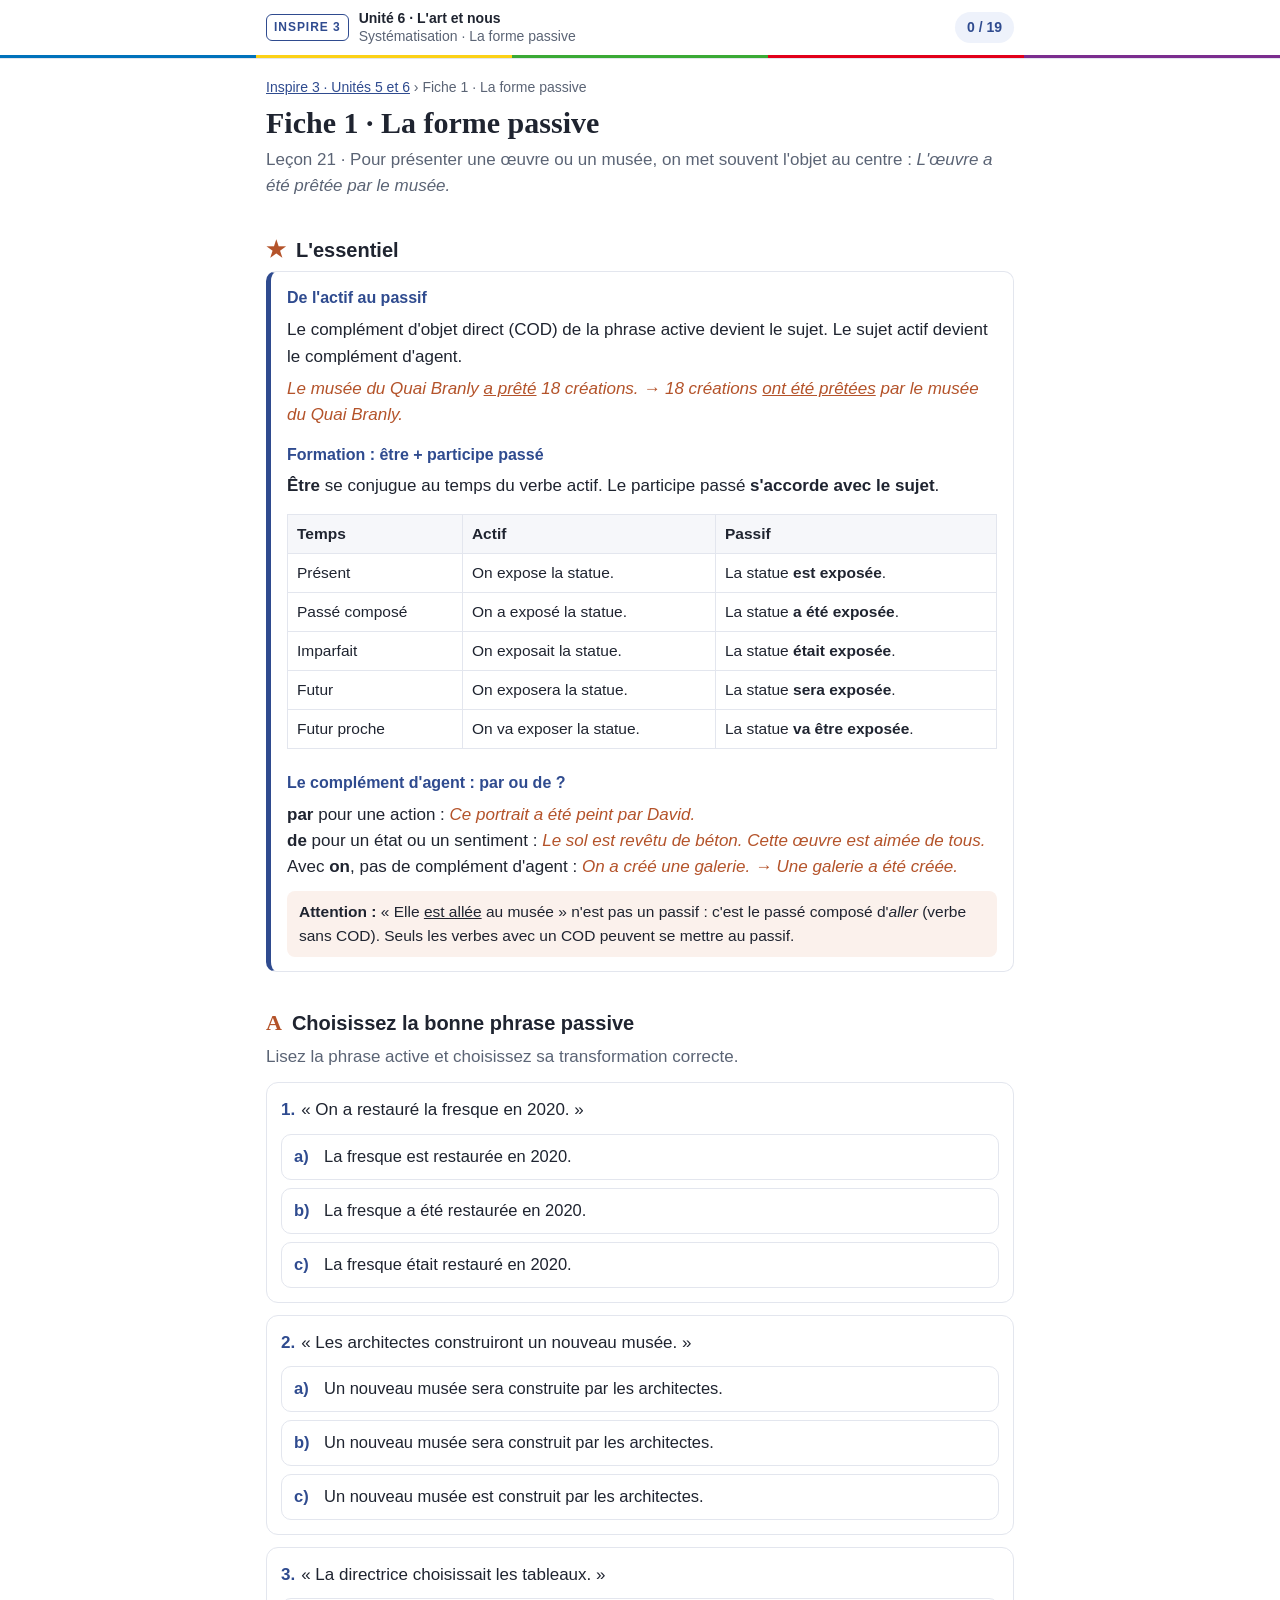
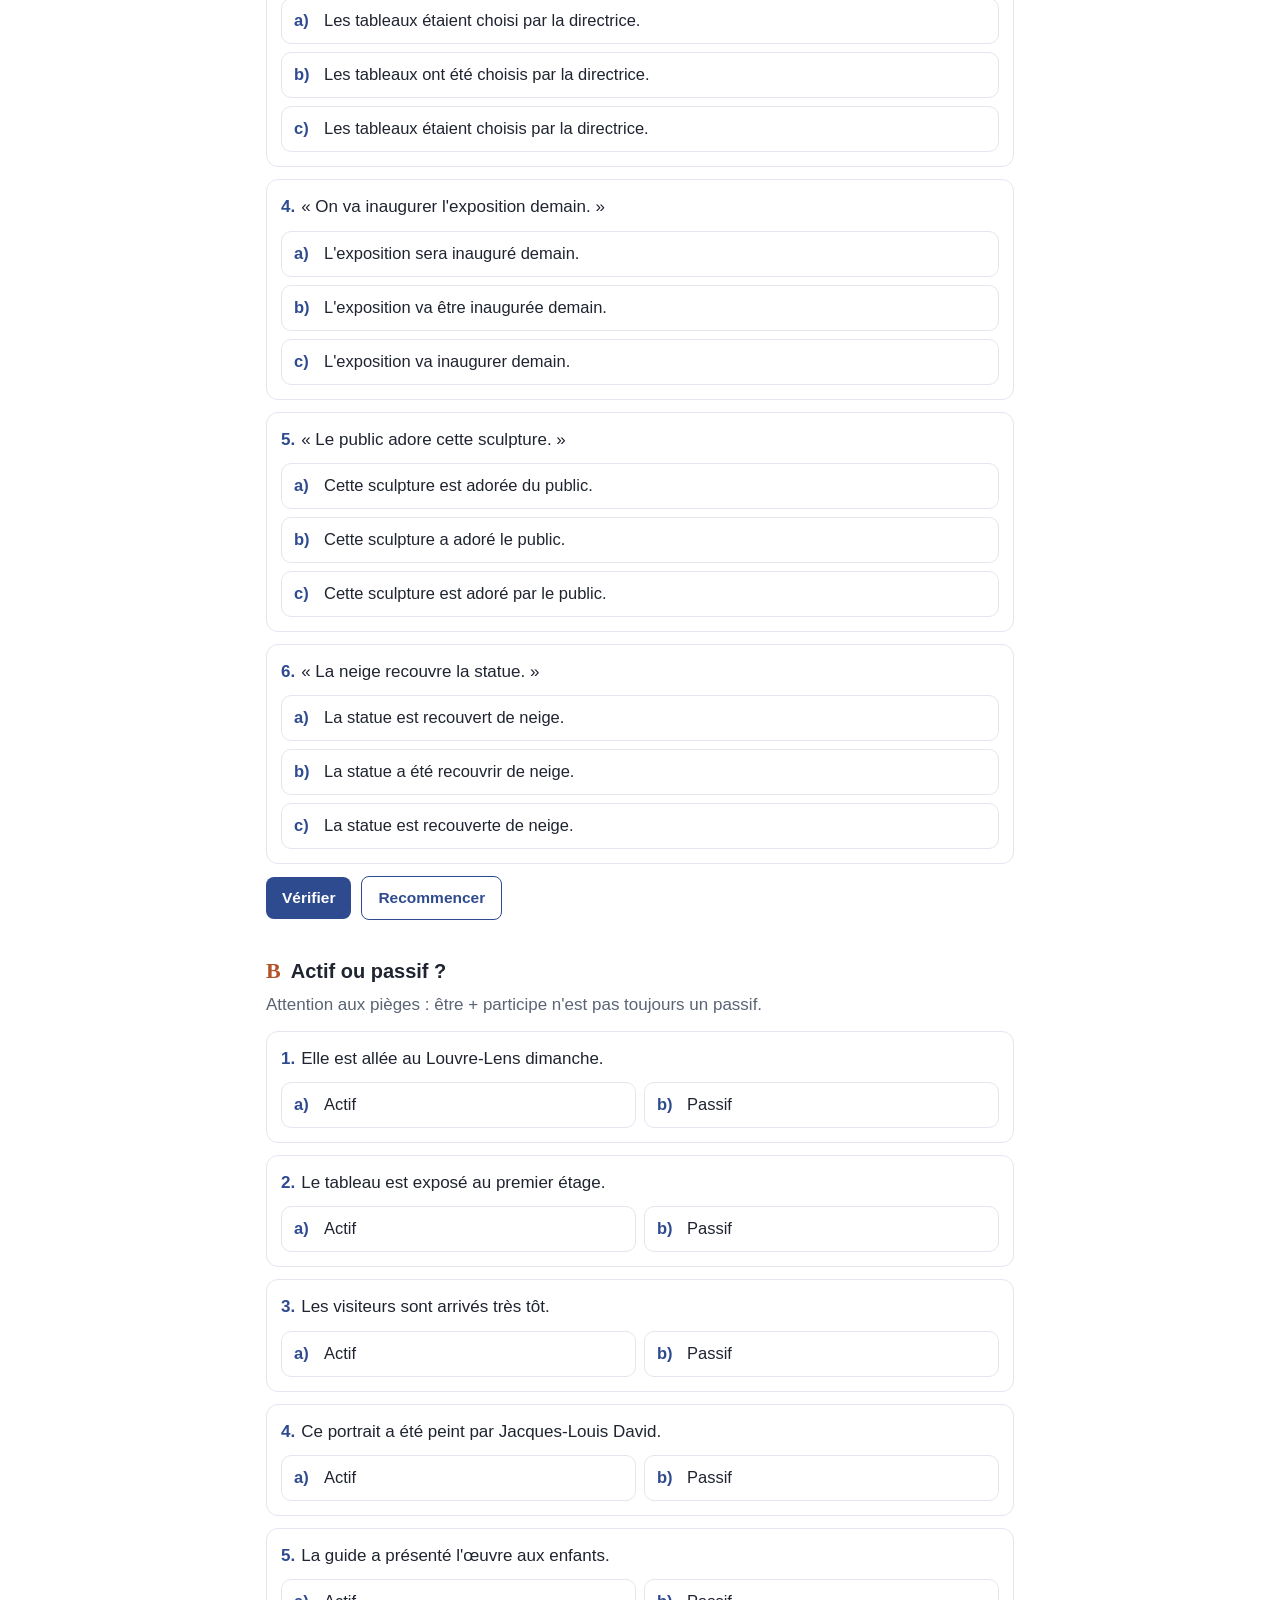
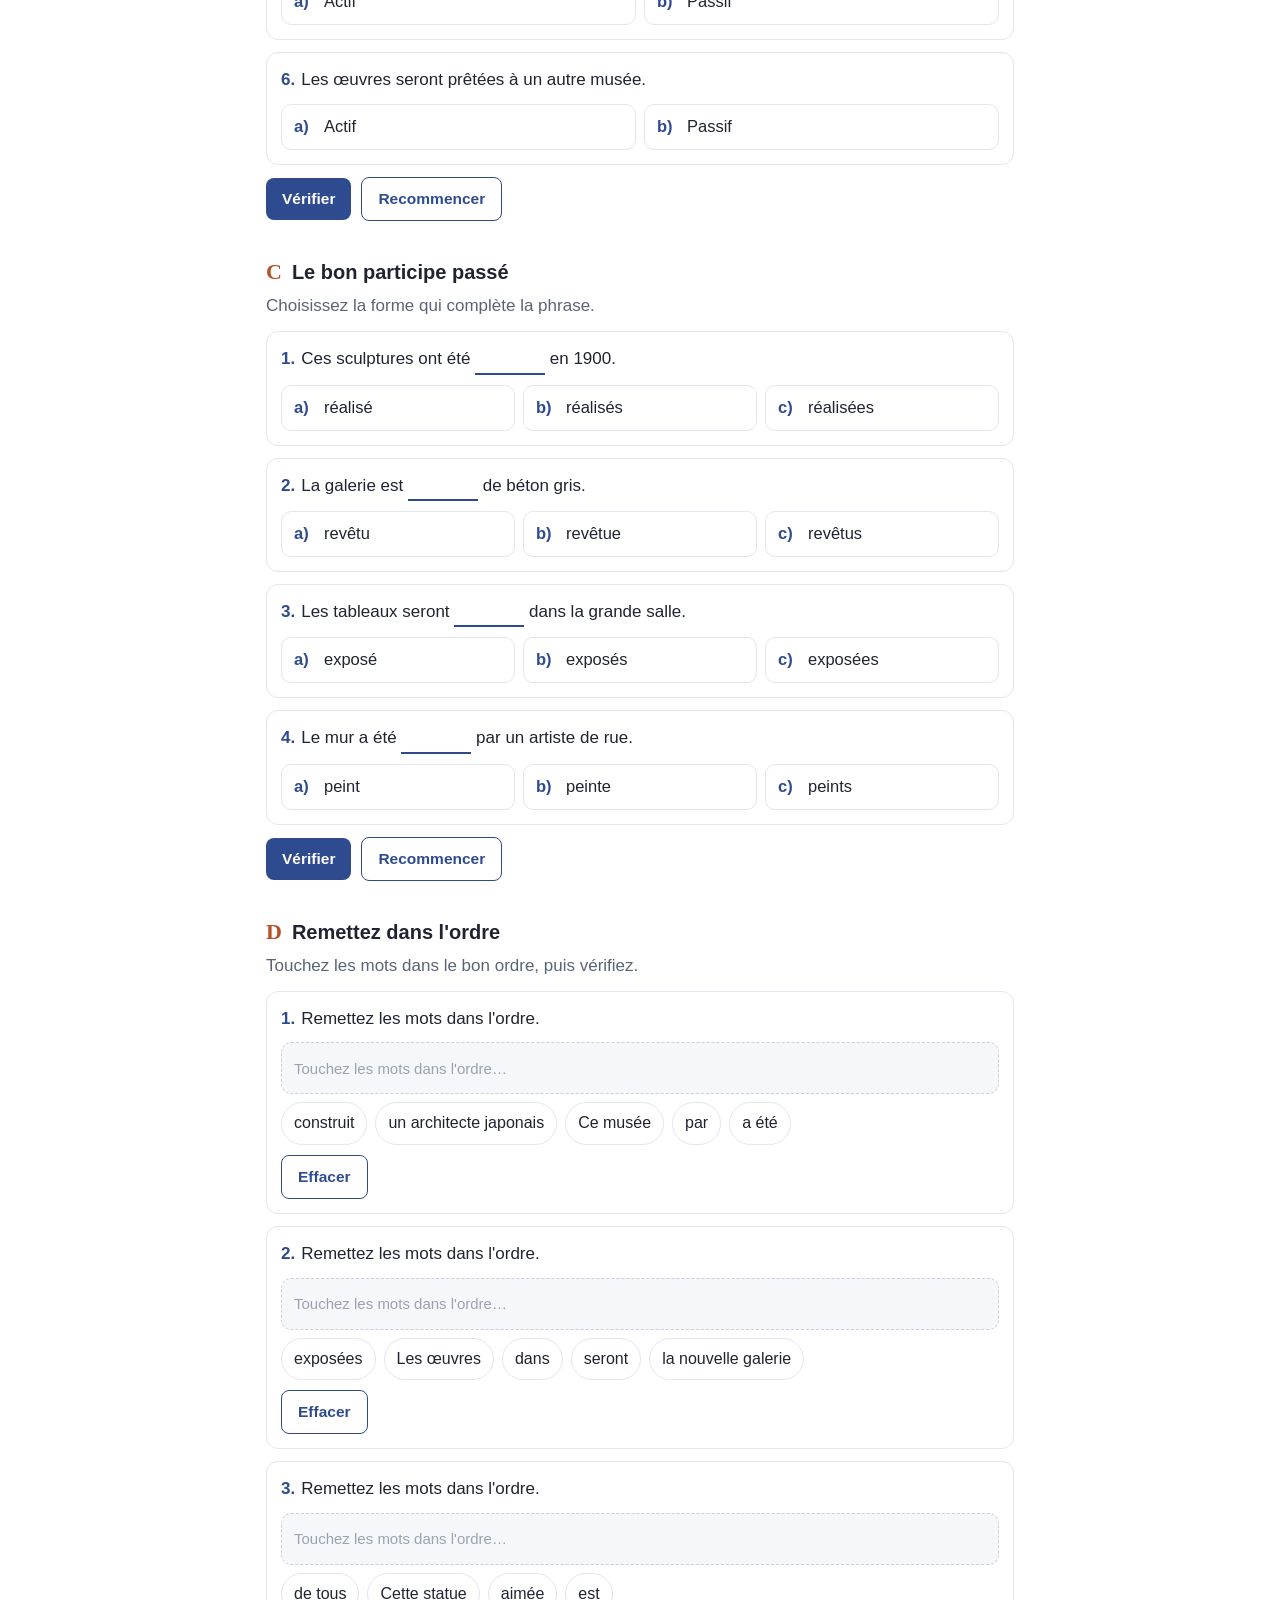
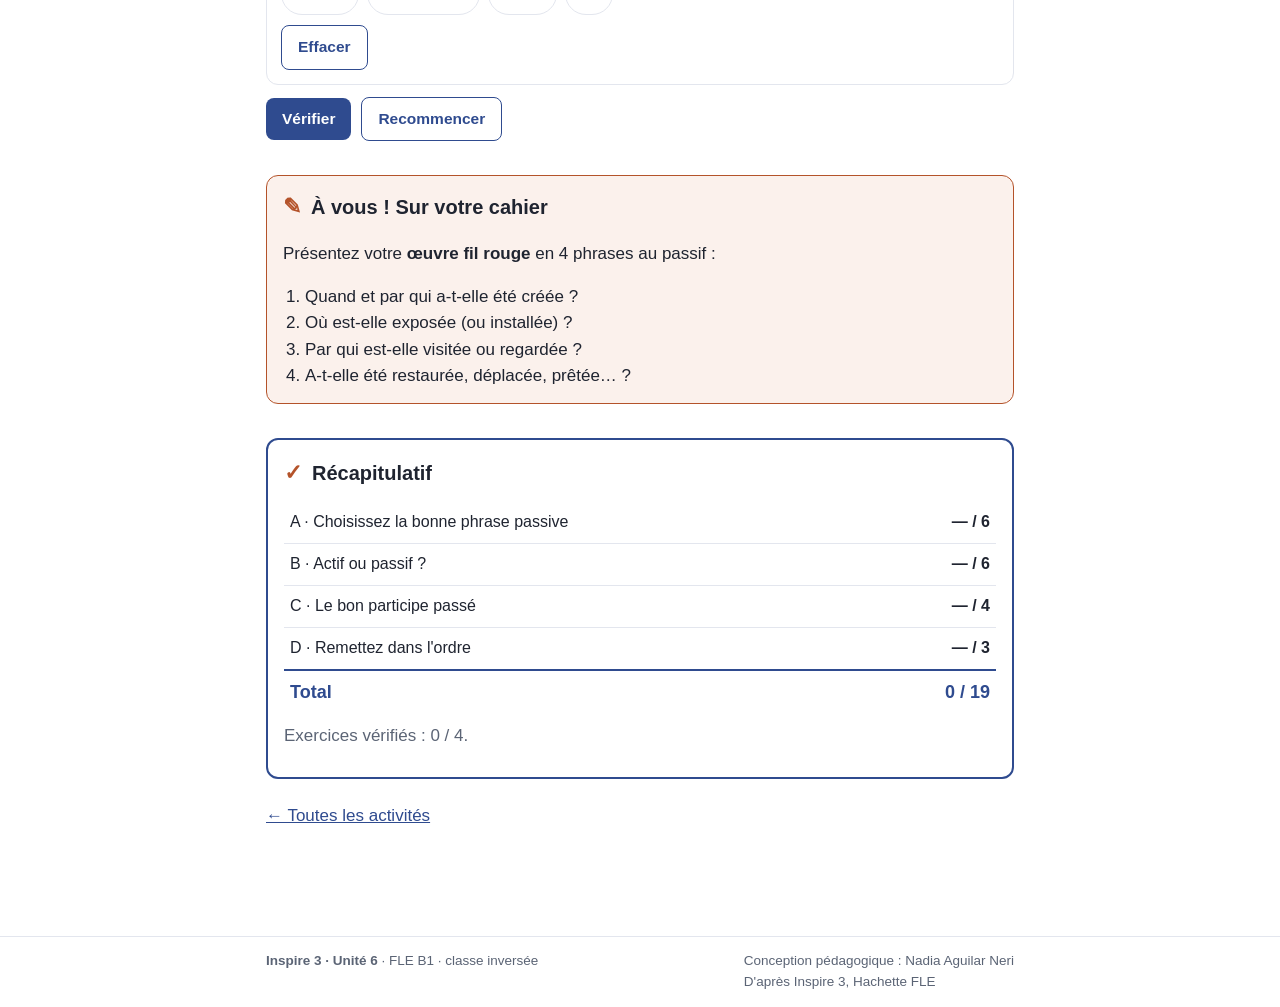
<file: u6-f1-passif.html>
<!DOCTYPE html>
<html lang="fr">
<head>
<meta charset="utf-8">
<meta name="viewport" content="width=device-width, initial-scale=1">
<title>Fiche 1 · La forme passive · Inspire 3 · Unité 6</title>
<style>
:root{
  --ink:#1f2430; --muted:#5b6475; --line:#e3e6ee; --soft:#f6f7fa;
  --accent:#2f4b8f; --accent-soft:#eef2fb; --warm:#b4532a; --warm-soft:#fbf1ec;
  --ok:#1f7a4d; --ok-soft:#eaf6ef; --ko:#b3261e; --ko-soft:#fcecea;
}
*{box-sizing:border-box}
html{-webkit-text-size-adjust:100%}
body{margin:0;background:#fff;color:var(--ink);
  font:17px/1.55 -apple-system,BlinkMacSystemFont,"Segoe UI",Roboto,"Helvetica Neue",Arial,sans-serif}
a{color:var(--accent)}
header.site{border-bottom:1px solid var(--line);background:#fff;position:sticky;top:0;z-index:5}
header.site .inner{max-width:780px;margin:0 auto;padding:10px 16px;display:flex;align-items:center;gap:12px;justify-content:space-between}
.brand{display:flex;align-items:center;gap:10px;text-decoration:none;color:var(--ink);min-width:0}
.badge{font-size:12px;font-weight:700;letter-spacing:.08em;color:var(--accent);border:1.5px solid var(--accent);border-radius:6px;padding:3px 7px;white-space:nowrap}
.brand-txt{font-size:14px;line-height:1.25;color:var(--muted);overflow:hidden;text-overflow:ellipsis}
.brand-txt b{color:var(--ink)}
.score-pill{font-size:14px;font-weight:600;color:var(--accent);background:var(--accent-soft);border-radius:999px;padding:5px 12px;white-space:nowrap}
.oif{display:flex;height:3px}.oif span{flex:1}
.oif span:nth-child(1){background:#0072bb}.oif span:nth-child(2){background:#fcd116}
.oif span:nth-child(3){background:#3aa935}.oif span:nth-child(4){background:#e2001a}.oif span:nth-child(5){background:#7b2d8e}
main{max-width:780px;margin:0 auto;padding:18px 16px 60px}
.crumb{font-size:14px;color:var(--muted);margin-bottom:6px}
h1{font-family:Georgia,"Times New Roman",serif;font-weight:700;font-size:30px;line-height:1.2;margin:4px 0 6px}
.lead{color:var(--muted);margin:0 0 18px}
h2{font-size:20px;margin:34px 0 4px;display:flex;gap:10px;align-items:baseline}
h2 .num{font-family:Georgia,serif;color:var(--warm);font-size:22px}
.consigne{color:var(--muted);margin:0 0 12px}
.essentiel{border:1px solid var(--line);border-left:5px solid var(--accent);border-radius:10px;padding:14px 16px;background:#fff}
.essentiel h3{margin:14px 0 6px;font-size:16px;color:var(--accent)}
.essentiel h3:first-child{margin-top:0}
.essentiel p{margin:6px 0}
.ex{color:var(--warm);font-style:italic}
table.regle{width:100%;border-collapse:collapse;font-size:15.5px;margin:8px 0}
table.regle th,table.regle td{border:1px solid var(--line);padding:7px 9px;text-align:left;vertical-align:top}
table.regle th{background:var(--soft);font-weight:600}
.tw{overflow-x:auto}
.attention{background:var(--warm-soft);border-radius:8px;padding:9px 12px;margin-top:10px;font-size:15.5px}
.item{border:1px solid var(--line);border-radius:12px;padding:14px;margin:12px 0;background:#fff}
.item .q{margin:0 0 10px}
.item .q .n{font-weight:700;color:var(--accent);margin-right:6px}
.gap{display:inline-block;min-width:70px;border-bottom:2px solid var(--accent);text-align:center;color:var(--accent);font-weight:600;padding:0 4px}
.opts{display:grid;gap:8px}
.opts.row{grid-template-columns:repeat(auto-fit,minmax(130px,1fr))}
button.opt{all:unset;box-sizing:border-box;display:flex;gap:8px;align-items:flex-start;min-height:46px;padding:10px 12px;
  border:1.5px solid var(--line);border-radius:10px;cursor:pointer;background:#fff;font-size:16.5px;line-height:1.35}
button.opt:hover{border-color:var(--accent)}
button.opt:focus-visible{outline:3px solid var(--accent-soft);border-color:var(--accent)}
button.opt .l{font-weight:700;color:var(--accent);min-width:22px}
button.opt.ok{border-color:var(--ok);background:var(--ok-soft)}
button.opt.ko{border-color:var(--ko);background:var(--ko-soft)}
button.opt[disabled]{cursor:default}
.fb{display:none;margin-top:10px;padding:9px 12px;border-radius:8px;font-size:15.5px}
.fb.show{display:block}
.fb.ok{background:var(--ok-soft);color:#14532d}
.fb.ko{background:var(--ko-soft);color:#7a1b16}
.fb .t{display:block;font-weight:700;margin-bottom:2px}
.words{display:flex;flex-wrap:wrap;gap:8px;margin:8px 0}
.chip{all:unset;cursor:pointer;padding:8px 12px;border:1.5px solid var(--line);border-radius:999px;background:#fff;font-size:16px;min-height:22px}
.chip:hover{border-color:var(--accent)}
.chip.used{opacity:.3;pointer-events:none}
.answer{min-height:52px;border:1.5px dashed #c9cfdc;border-radius:10px;padding:8px;display:flex;flex-wrap:wrap;gap:8px;align-items:center;background:var(--soft)}
.answer:empty::before{content:"Touchez les mots dans l'ordre…";color:#9aa2b1;font-size:15px;padding-left:4px}
.answer .chip{background:#fff;border-color:var(--accent)}
.actions{display:flex;gap:8px;margin-top:10px;flex-wrap:wrap}
button.btn{all:unset;cursor:pointer;padding:9px 16px;border-radius:8px;font-weight:600;font-size:15.5px;background:var(--accent);color:#fff}
button.btn.ghost{background:#fff;color:var(--accent);border:1.5px solid var(--accent)}
button.btn[disabled]{opacity:.4;cursor:default}
.sent{line-height:2.3}
.tok{all:unset;cursor:pointer;padding:3px 4px;border-radius:6px;border-bottom:2px solid transparent}
.tok:hover{background:var(--accent-soft)}
.tok.ok{background:var(--ok-soft);border-bottom-color:var(--ok)}
.tok.ko{background:var(--ko-soft);border-bottom-color:var(--ko)}
.tok[disabled]{cursor:default}
.passage{background:var(--soft);border-radius:10px;padding:14px 16px;line-height:1.9;margin:0 0 6px}
.passage .g{font-weight:700;color:var(--accent)}
.auto .opts{grid-template-columns:repeat(3,1fr)}
.auto button.opt{font-size:15px;padding:10px 8px;justify-content:center;text-align:center}
button.opt.sel{border-color:var(--accent);background:var(--accent-soft)}
.revoir{border:1.5px solid var(--accent);border-radius:12px;padding:14px 16px;margin-top:14px}
.revoir ul{margin:6px 0 0;padding-left:22px}
button.opt.sel,.tok.sel{border-color:var(--accent);background:var(--accent-soft)}
.tok.sel{border-bottom-color:var(--accent)}
.answer.is-ok{border-color:var(--ok);border-style:solid}.answer.is-ko{border-color:var(--ko);border-style:solid}
.ex-actions{display:flex;flex-wrap:wrap;gap:10px;align-items:center;margin:4px 0 6px}
.ex-score{font-weight:700;color:var(--accent)}
.ex-msg{flex-basis:100%;margin:0;color:var(--warm);font-size:15px}
.ex-msg:empty{display:none}
.res{margin-top:34px;border:2px solid var(--accent);border-radius:12px;padding:16px}
.res h2{margin-top:0}
.res table{width:100%;border-collapse:collapse;font-size:16px;margin:8px 0}
.res td{border-bottom:1px solid var(--line);padding:8px 6px}
.res td:last-child{text-align:right;white-space:nowrap;font-weight:600}
.res tr.tot td{border-bottom:none;border-top:2px solid var(--accent);font-weight:700;color:var(--accent);font-size:18px}
.res label{display:block;font-weight:600;margin:10px 0 4px}
.res input{display:block;width:100%;max-width:420px;font:inherit;padding:10px 12px;border:1.5px solid var(--line);border-radius:10px}
.res .btn[disabled]{opacity:.45}
.avous{border:1.5px solid var(--warm);border-radius:12px;padding:14px 16px;background:var(--warm-soft)}
.avous h2{margin-top:0}
.avous ol{margin:6px 0 0;padding-left:22px}
.bilan{margin-top:30px;border-radius:12px;padding:16px;background:var(--accent-soft);text-align:center}
.bilan .big{font-family:Georgia,serif;font-size:30px;font-weight:700;color:var(--accent)}
footer.site{border-top:1px solid var(--line);margin-top:30px}
footer.site .inner{max-width:780px;margin:0 auto;padding:14px 16px;font-size:13.5px;color:var(--muted);display:flex;justify-content:space-between;gap:12px;flex-wrap:wrap}
.cards{display:grid;gap:12px;grid-template-columns:repeat(auto-fit,minmax(220px,1fr));margin-top:16px}
.card{display:block;text-decoration:none;color:var(--ink);border:1px solid var(--line);border-radius:12px;padding:16px;background:#fff}
.card:hover{border-color:var(--accent)}
.card .k{font-family:Georgia,serif;color:var(--warm);font-size:15px}
.card h3{margin:4px 0 6px;font-size:19px}
.card p{margin:0;color:var(--muted);font-size:15px}
@media (max-width:520px){h1{font-size:25px}.brand-txt{display:none}body{font-size:16.5px}}
</style>
</head>
<body data-key="u6-f1-passif" data-titre="Fiche 1 · La forme passive">
<header class="site">
  <div class="inner">
    <a class="brand" href="index.html#grammaire-u6"><span class="badge">INSPIRE 3</span>
      <span class="brand-txt"><b>Unité 6 · L'art et nous</b><br>Systématisation · La forme passive</span></a>
    <span class="score-pill" id="score" aria-live="polite">0 / 0</span>
  </div>
  <div class="oif"><span></span><span></span><span></span><span></span><span></span></div>
</header>
<main>
  <div class="crumb"><a href="index.html#grammaire-u6">Inspire 3 · Unités 5 et 6</a> › Fiche 1 · La forme passive</div>
  <h1>Fiche 1 · La forme passive</h1>
  <p class="lead">Leçon 21 · Pour présenter une œuvre ou un musée, on met souvent l'objet au centre : <em>L'œuvre a été prêtée par le musée.</em></p>
  <h2><span class="num">★</span>L'essentiel</h2>
  <div class="essentiel">
<h3>De l'actif au passif</h3>
<p>Le complément d'objet direct (COD) de la phrase active devient le sujet. Le sujet actif devient le complément d'agent.</p>
<p class="ex">Le musée du Quai Branly <u>a prêté</u> 18 créations. → 18 créations <u>ont été prêtées</u> par le musée du Quai Branly.</p>
<h3>Formation : être + participe passé</h3>
<p><b>Être</b> se conjugue au temps du verbe actif. Le participe passé <b>s'accorde avec le sujet</b>.</p>
<div class="tw"><table class="regle"><tr><th>Temps</th><th>Actif</th><th>Passif</th></tr>
<tr><td>Présent</td><td>On expose la statue.</td><td>La statue <b>est exposée</b>.</td></tr>
<tr><td>Passé composé</td><td>On a exposé la statue.</td><td>La statue <b>a été exposée</b>.</td></tr>
<tr><td>Imparfait</td><td>On exposait la statue.</td><td>La statue <b>était exposée</b>.</td></tr>
<tr><td>Futur</td><td>On exposera la statue.</td><td>La statue <b>sera exposée</b>.</td></tr>
<tr><td>Futur proche</td><td>On va exposer la statue.</td><td>La statue <b>va être exposée</b>.</td></tr></table></div>
<h3>Le complément d'agent : par ou de ?</h3>
<p><b>par</b> pour une action : <span class="ex">Ce portrait a été peint par David.</span><br>
<b>de</b> pour un état ou un sentiment : <span class="ex">Le sol est revêtu de béton. Cette œuvre est aimée de tous.</span><br>
Avec <b>on</b>, pas de complément d'agent : <span class="ex">On a créé une galerie. → Une galerie a été créée.</span></p>
<div class="attention"><b>Attention :</b> « Elle <u>est allée</u> au musée » n'est pas un passif : c'est le passé composé d'<em>aller</em> (verbe sans COD). Seuls les verbes avec un COD peuvent se mettre au passif.</div>
</div>
  <section data-ex="ex1"><h2><span class="num">A</span>Choisissez la bonne phrase passive</h2><p class="consigne">Lisez la phrase active et choisissez sa transformation correcte.</p></section><section data-ex="ex2"><h2><span class="num">B</span>Actif ou passif ?</h2><p class="consigne">Attention aux pièges : être + participe n'est pas toujours un passif.</p></section><section data-ex="ex3"><h2><span class="num">C</span>Le bon participe passé</h2><p class="consigne">Choisissez la forme qui complète la phrase.</p></section><section data-ex="ex4"><h2><span class="num">D</span>Remettez dans l'ordre</h2><p class="consigne">Touchez les mots dans le bon ordre, puis vérifiez.</p></section>
  <section class="avous" style="margin-top:34px"><h2><span class="num">✎</span>À vous ! Sur votre cahier</h2><p>Présentez votre <b>œuvre fil rouge</b> en 4 phrases au passif :</p>
<ol><li>Quand et par qui a-t-elle été créée ?</li><li>Où est-elle exposée (ou installée) ?</li><li>Par qui est-elle visitée ou regardée ?</li><li>A-t-elle été restaurée, déplacée, prêtée… ?</li></ol></section>
  <section class="res" aria-labelledby="res-h"><h2 id="res-h"><span class="num">✓</span>Récapitulatif</h2>
    <div class="tw"><table id="resultats"><tbody></tbody></table></div>
    <p class="consigne" id="res-etat"></p>
  </section>
  <p style="margin-top:24px"><a href="index.html#grammaire-u6">← Toutes les activités</a></p>
</main>
<footer class="site"><div class="inner"><div><b>Inspire 3 · Unité 6</b> · FLE B1 · classe inversée</div>
<div>Conception pédagogique : Nadia Aguilar Neri<br>D'après Inspire 3, Hachette FLE</div></div></footer>
<script>const DATA = {"ex1": {"title": "Choisissez la bonne phrase passive", "consigne": "Lisez la phrase active et choisissez sa transformation correcte.", "items": [{"q": "« On a restauré la fresque en 2020. »", "opts": ["La fresque est restaurée en 2020.", "La fresque a été restaurée en 2020.", "La fresque était restauré en 2020."], "a": 1, "why": "Passé composé actif → <b>a été</b> + participe passé ; <em>fresque</em> est féminin : restauré<b>e</b>."}, {"q": "« Les architectes construiront un nouveau musée. »", "opts": ["Un nouveau musée sera construit par les architectes.", "Un nouveau musée est construit par les architectes.", "Un nouveau musée sera construite par les architectes."], "a": 0, "why": "Futur actif → <b>sera</b> + participe ; <em>musée</em> est masculin : construit."}, {"q": "« La directrice choisissait les tableaux. »", "opts": ["Les tableaux ont été choisis par la directrice.", "Les tableaux étaient choisis par la directrice.", "Les tableaux étaient choisi par la directrice."], "a": 1, "why": "Imparfait actif → <b>étaient</b> ; accord au masculin pluriel : choisi<b>s</b>."}, {"q": "« On va inaugurer l'exposition demain. »", "opts": ["L'exposition va être inaugurée demain.", "L'exposition va inaugurer demain.", "L'exposition sera inauguré demain."], "a": 0, "why": "Futur proche → <b>va être</b> + participe accordé : inaugur<b>ée</b>. Avec <em>on</em>, pas de complément d'agent."}, {"q": "« Le public adore cette sculpture. »", "opts": ["Cette sculpture est adorée du public.", "Cette sculpture a adoré le public.", "Cette sculpture est adoré par le public."], "a": 0, "why": "Verbe de sentiment : le complément d'agent est souvent introduit par <b>de</b> (du = de + le). La réponse c) oublie l'accord."}, {"q": "« La neige recouvre la statue. »", "opts": ["La statue est recouvert de neige.", "La statue est recouverte de neige.", "La statue a été recouvrir de neige."], "a": 1, "why": "État : <b>de</b>. Le participe s'accorde avec <em>statue</em> : recouvert<b>e</b>."}]}, "ex2": {"fixe": true, "title": "Actif ou passif ?", "consigne": "Attention aux pièges : être + participe n'est pas toujours un passif.", "items": [{"q": "Elle est allée au Louvre-Lens dimanche.", "opts": ["Actif", "Passif"], "a": 0, "row": true, "why": "Passé composé d'<em>aller</em> : pas de COD, donc pas de passif."}, {"q": "Le tableau est exposé au premier étage.", "opts": ["Actif", "Passif"], "a": 1, "row": true, "why": "On expose le tableau → le tableau <b>est exposé</b>."}, {"q": "Les visiteurs sont arrivés très tôt.", "opts": ["Actif", "Passif"], "a": 0, "row": true, "why": "Passé composé d'<em>arriver</em>, verbe sans COD."}, {"q": "Ce portrait a été peint par Jacques-Louis David.", "opts": ["Actif", "Passif"], "a": 1, "row": true, "why": "<b>a été</b> + participe + <b>par</b> : passif au passé composé."}, {"q": "La guide a présenté l'œuvre aux enfants.", "opts": ["Actif", "Passif"], "a": 0, "row": true, "why": "Le sujet (la guide) fait l'action ; <em>l'œuvre</em> est le COD."}, {"q": "Les œuvres seront prêtées à un autre musée.", "opts": ["Actif", "Passif"], "a": 1, "row": true, "why": "Futur passif : <b>seront</b> + prêt<b>ées</b>."}]}, "ex3": {"title": "Le bon participe passé", "consigne": "Choisissez la forme qui complète la phrase.", "items": [{"q": "Ces sculptures ont été ___ en 1900.", "opts": ["réalisé", "réalisées", "réalisés"], "a": 1, "row": true, "why": "Accord avec <em>ces sculptures</em> (féminin pluriel)."}, {"q": "La galerie est ___ de béton gris.", "opts": ["revêtu", "revêtus", "revêtue"], "a": 2, "row": true, "why": "Accord avec <em>la galerie</em> (féminin singulier)."}, {"q": "Les tableaux seront ___ dans la grande salle.", "opts": ["exposées", "exposés", "exposé"], "a": 1, "row": true, "why": "Accord avec <em>les tableaux</em> (masculin pluriel)."}, {"q": "Le mur a été ___ par un artiste de rue.", "opts": ["peint", "peints", "peinte"], "a": 0, "row": true, "why": "Accord avec <em>le mur</em> (masculin singulier)."}]}, "ex4": {"title": "Remettez dans l'ordre", "consigne": "Touchez les mots dans le bon ordre, puis vérifiez.", "type": "order", "items": [{"words": ["construit", "un architecte japonais", "Ce musée", "par", "a été"], "answer": "Ce musée a été construit par un architecte japonais"}, {"words": ["exposées", "Les œuvres", "dans", "seront", "la nouvelle galerie"], "answer": "Les œuvres seront exposées dans la nouvelle galerie"}, {"words": ["de tous", "Cette statue", "aimée", "est"], "answer": "Cette statue est aimée de tous"}]}};</script>
<script>
const L = "abcdefghij";
const PAGE = document.body.dataset.key, TITRE = document.body.dataset.titre;
const EXOS = [];               // un objet par exercice noté
function shuffleIdx(n){ const a=[...Array(n).keys()]; for(let i=n-1;i>0;i--){const j=Math.floor(Math.random()*(i+1)); [a[i],a[j]]=[a[j],a[i]];} return a; }
function norm(s){ return s.toLowerCase().replace(/[’']/g,"'").replace(/'\s+/g,"'").replace(/[.,;:!?«»]/g,'').replace(/\s+/g,' ').trim(); }
function fbHTML(ok, why, right){ return '<span class="t">'+(ok?'Correct !':'Pas tout à fait.')+'</span>'+(right && !ok ? 'Réponse : <em>'+right+'</em>. ' : '')+(why||''); }

/* ---------- rendu des items (réponse choisie, corrigée au clic sur « Vérifier ») ---------- */
function renderQcm(box, it, n, fixe){
  const q = it.q.replace('___','<span class="gap">&nbsp;</span>');
  box.innerHTML = '<p class="q"><span class="n">'+n+'.</span>'+q+'</p><div class="opts'+(it.row?' row':'')+'"></div><div class="fb"></div>';
  const opts = box.querySelector('.opts'); const order = fixe ? [...it.opts.keys()] : shuffleIdx(it.opts.length);
  const item = { box, sel:null, answered(){ return this.sel!==null; },
    check(){ const ok = this.sel===it.a; opts.querySelectorAll('button').forEach(b=>{ b.disabled=true; const oi=+b.dataset.oi; if(oi===it.a) b.classList.add('ok'); else if(oi===this.sel) b.classList.add('ko'); });
      const g=box.querySelector('.gap'); if(g) g.textContent = it.fill || it.opts[it.a];
      const f=box.querySelector('.fb'); f.className='fb show '+(ok?'ok':'ko'); f.innerHTML=fbHTML(ok,it.why,it.opts[it.a]); return ok; } };
  order.forEach((oi,pos)=>{ const b=document.createElement('button'); b.className='opt'; b.type='button'; b.dataset.oi=oi;
    b.innerHTML='<span class="l">'+L[pos]+')</span><span>'+it.opts[oi]+'</span>';
    b.onclick=()=>{ opts.querySelectorAll('button').forEach(x=>x.classList.remove('sel')); b.classList.add('sel'); item.sel=oi; };
    opts.appendChild(b); });
  return item;
}
function renderOrder(box, it, n){
  box.innerHTML = '<p class="q"><span class="n">'+n+'.</span>'+(it.q||'Remettez les mots dans l\'ordre.')+'</p><div class="answer"></div><div class="words"></div><div class="actions"><button class="btn ghost" type="button">Effacer</button></div><div class="fb"></div>';
  const ans=box.querySelector('.answer'), pool=box.querySelector('.words'), clr=box.querySelector('.actions button');
  let locked=false;
  it.words.forEach(w=>{ const c=document.createElement('button'); c.className='chip'; c.type='button'; c.textContent=w;
    c.onclick=()=>{ if(locked) return; c.classList.add('used'); const a=document.createElement('button'); a.className='chip'; a.type='button'; a.textContent=w;
      a.onclick=()=>{ if(locked) return; a.remove(); c.classList.remove('used'); }; ans.appendChild(a); };
    pool.appendChild(c); });
  clr.onclick=()=>{ if(locked) return; ans.innerHTML=''; pool.querySelectorAll('.chip').forEach(c=>c.classList.remove('used')); };
  return { box, answered(){ return ans.children.length>0; },
    check(){ locked=true; clr.disabled=true; const got=[...ans.children].map(x=>x.textContent).join(' ');
      const ok = !!got && (norm(got)===norm(it.answer) || (it.alt||[]).some(a=>norm(a)===norm(got)));
      ans.classList.add(ok?'is-ok':'is-ko'); const f=box.querySelector('.fb'); f.className='fb show '+(ok?'ok':'ko'); f.innerHTML=fbHTML(ok,it.why,it.answer); return ok; } };
}
function renderTap(box, it, n){
  box.innerHTML = '<p class="q"><span class="n">'+n+'.</span>'+(it.q||'Touchez le mot demandé.')+'</p><p class="sent"></p><div class="fb"></div>';
  const s=box.querySelector('.sent'); const T=it.target.map(norm); const item={ box, sel:null, answered(){ return this.sel!==null; },
    check(){ const ok = this.sel!==null && T.includes(norm(this.sel.textContent));
      s.querySelectorAll('.tok').forEach(x=>{ x.disabled=true; if(T.includes(norm(x.textContent))) x.classList.add('ok'); });
      if(!ok && this.sel) this.sel.classList.add('ko');
      const f=box.querySelector('.fb'); f.className='fb show '+(ok?'ok':'ko'); f.innerHTML=fbHTML(ok,it.why,null); return ok; } };
  it.s.split(' ').forEach(t=>{ const b=document.createElement('button'); b.type='button'; b.className='tok'; b.textContent=t;
    b.onclick=()=>{ s.querySelectorAll('.tok').forEach(x=>x.classList.remove('sel')); b.classList.add('sel'); item.sel=b; };
    s.appendChild(b); s.appendChild(document.createTextNode(' ')); });
  return item;
}
const AUTO = {};
function renderAuto(box, it, n){
  box.classList.add('auto');
  box.innerHTML = '<p class="q"><span class="n">'+n+'.</span>'+it.q+'</p><div class="opts row"></div>';
  const opts = box.querySelector('.opts');
  ['Je sais faire','Presque','Pas encore'].forEach((o,i)=>{ const b=document.createElement('button'); b.type='button'; b.className='opt'; b.textContent=o;
    b.onclick=()=>{ opts.querySelectorAll('button').forEach(x=>x.classList.remove('sel')); b.classList.add('sel'); AUTO[n]= i>0 ? it : null; showRevoir(); };
    opts.appendChild(b); });
}
function showRevoir(){ const r=document.getElementById('revoir'); if(!r) return;
  const list = Object.values(AUTO).filter(Boolean);
  if(!list.length){ r.hidden=true; return; }
  r.hidden=false; r.querySelector('ul').innerHTML = list.map(it=>'<li>'+it.q+' → '+it.go+'</li>').join(''); }

/* ---------- montage d'un exercice : « Vérifier » / « Recommencer » ---------- */
function mount(sec, exIndex){
  const ex = DATA[sec.dataset.ex]; const t0 = ex.type;
  if(t0==='auto'){ let n=0; ex.items.forEach(it=>{ n++; const box=document.createElement('div'); box.className='item'; sec.insertBefore(box, sec.querySelector('.sec-after')); renderAuto(box,it,n); }); return; }
  const holder=document.createElement('div'); sec.insertBefore(holder, sec.querySelector('.sec-after'));
  const act=document.createElement('div'); act.className='ex-actions';
  act.innerHTML='<button type="button" class="btn">Vérifier</button><button type="button" class="btn ghost">Recommencer</button><span class="ex-score" aria-live="polite"></span><p class="ex-msg" aria-live="polite"></p>';
  sec.insertBefore(act, sec.querySelector('.sec-after'));
  const [bV,bR]=act.querySelectorAll('button'), sc=act.querySelector('.ex-score'), msg=act.querySelector('.ex-msg');
  const E = { titre: sec.querySelector('h2').textContent.replace(/^[A-Z]/,'').trim(), lettre: sec.querySelector('h2 .num').textContent, total: ex.items.length, score: null, items: [] };
  EXOS[exIndex]=E;
  function build(){
    holder.innerHTML=''; E.items=[]; let n=0;
    ex.items.forEach(it=>{ n++; const box=document.createElement('div'); box.className='item'; holder.appendChild(box);
      const t = it.type || t0;
      E.items.push(t==='order' ? renderOrder(box,it,n) : t==='tap' ? renderTap(box,it,n) : renderQcm(box,it,n,ex.fixe)); });
  }
  bV.onclick=()=>{
    const empty = E.items.filter(i=>!i.answered()).length;
    if(empty && !bV.dataset.warned){ msg.textContent='Il reste '+empty+' question(s) sans réponse. Touchez encore « Vérifier » pour corriger quand même.'; bV.dataset.warned='1'; return; }
    delete bV.dataset.warned; msg.textContent='';
    let p=0; E.items.forEach(i=>{ if(i.check()) p++; }); E.score=p; bV.disabled=true;
    sc.textContent='Score : '+p+' / '+E.total;
    upd();
  };
  bR.onclick=()=>{ build(); E.score=null; bV.disabled=false; delete bV.dataset.warned; sc.textContent=''; msg.textContent=''; upd(); };
  build();
}

/* ---------- tableau récapitulatif ---------- */
function upd(){
  const P=EXOS.filter(Boolean); const pts=P.reduce((a,E)=>a+(E.score||0),0), max=P.reduce((a,E)=>a+E.total,0), faits=P.filter(E=>E.score!==null).length;
  document.getElementById('score').textContent = pts+' / '+max;
  document.querySelector('#resultats tbody').innerHTML = P.map(E=>'<tr><td>'+E.lettre+' · '+E.titre+'</td><td>'+(E.score===null?'— / '+E.total:E.score+' / '+E.total)+'</td></tr>').join('') + '<tr class="tot"><td>Total</td><td>'+pts+' / '+max+'</td></tr>';
  document.getElementById('res-etat').textContent = faits===P.length ? "Tous les exercices sont vérifiés. Faites une capture d'écran de ce tableau et remettez-la dans Classroom." : 'Exercices vérifiés : '+faits+' / '+P.length+'.';
}
document.querySelectorAll('[data-ex]').forEach((sec,i)=>mount(sec,i));
upd();
</script>
</body>
</html>
</file>
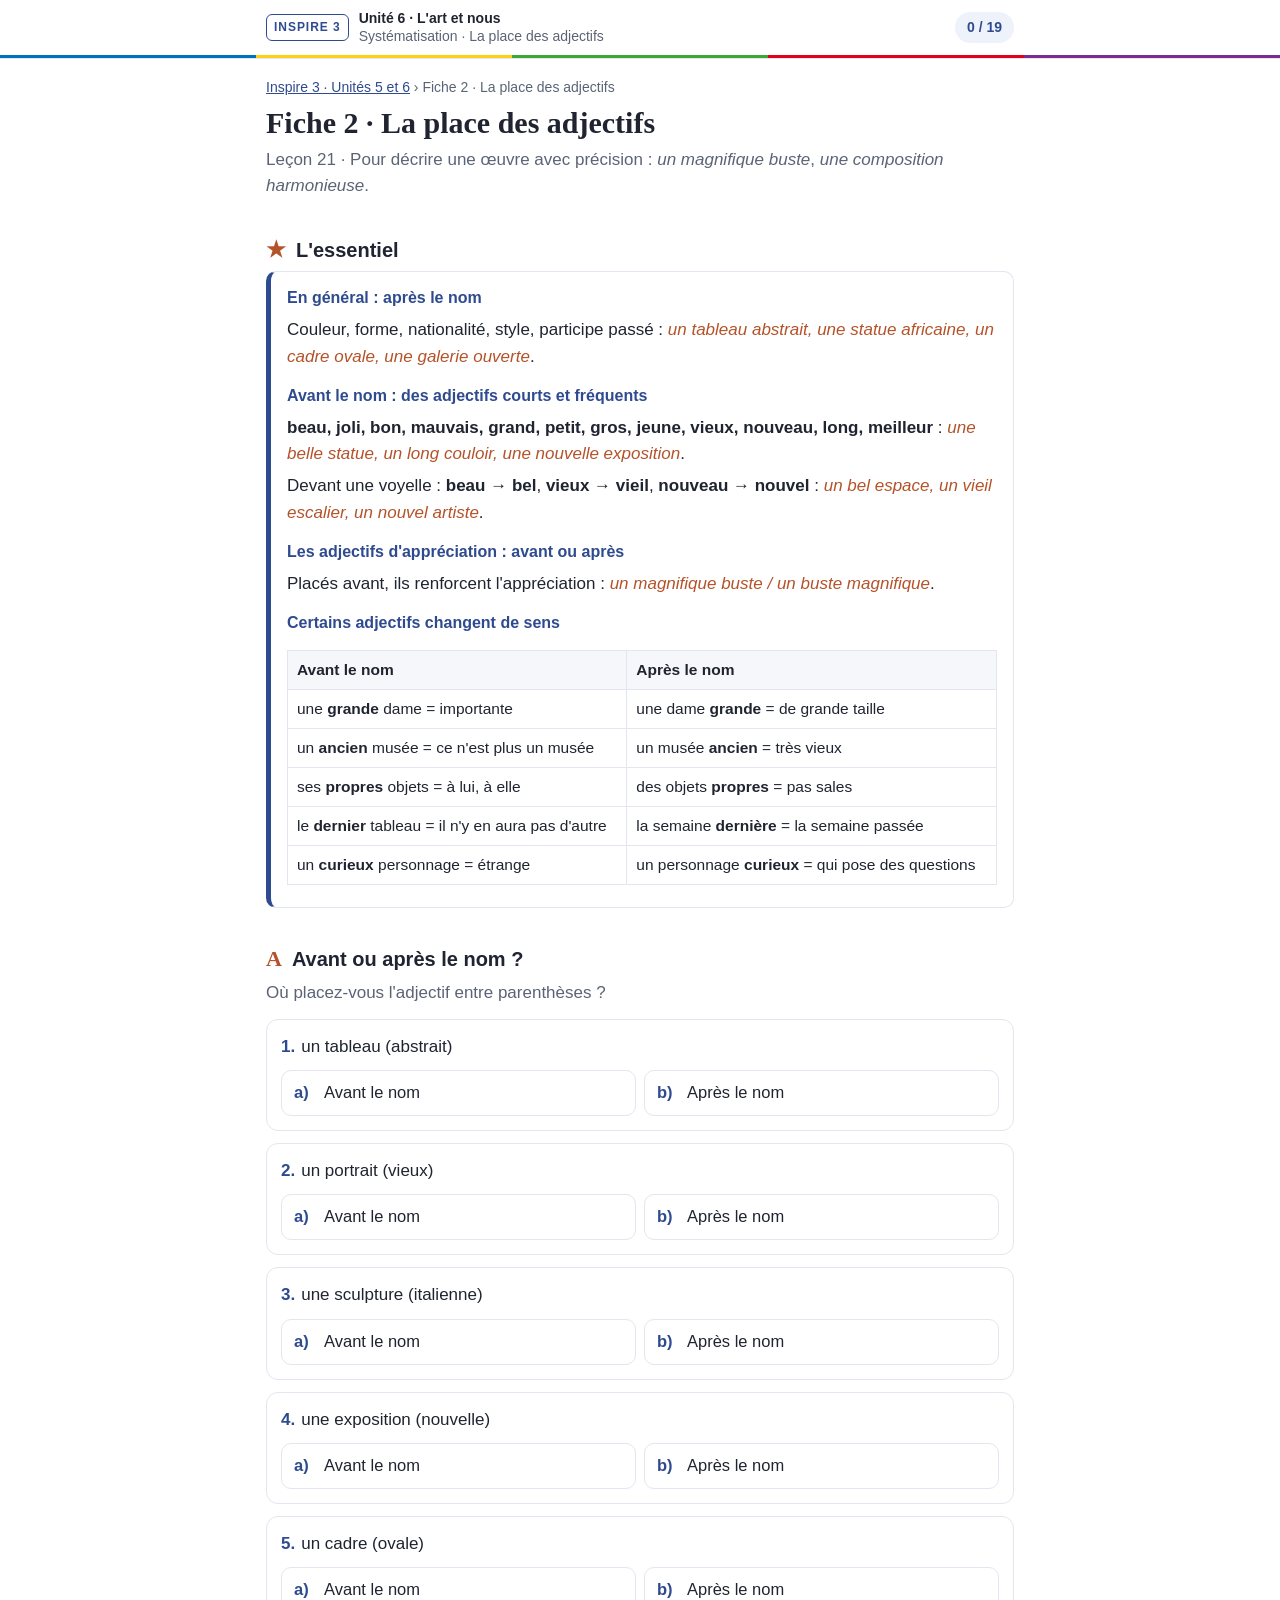
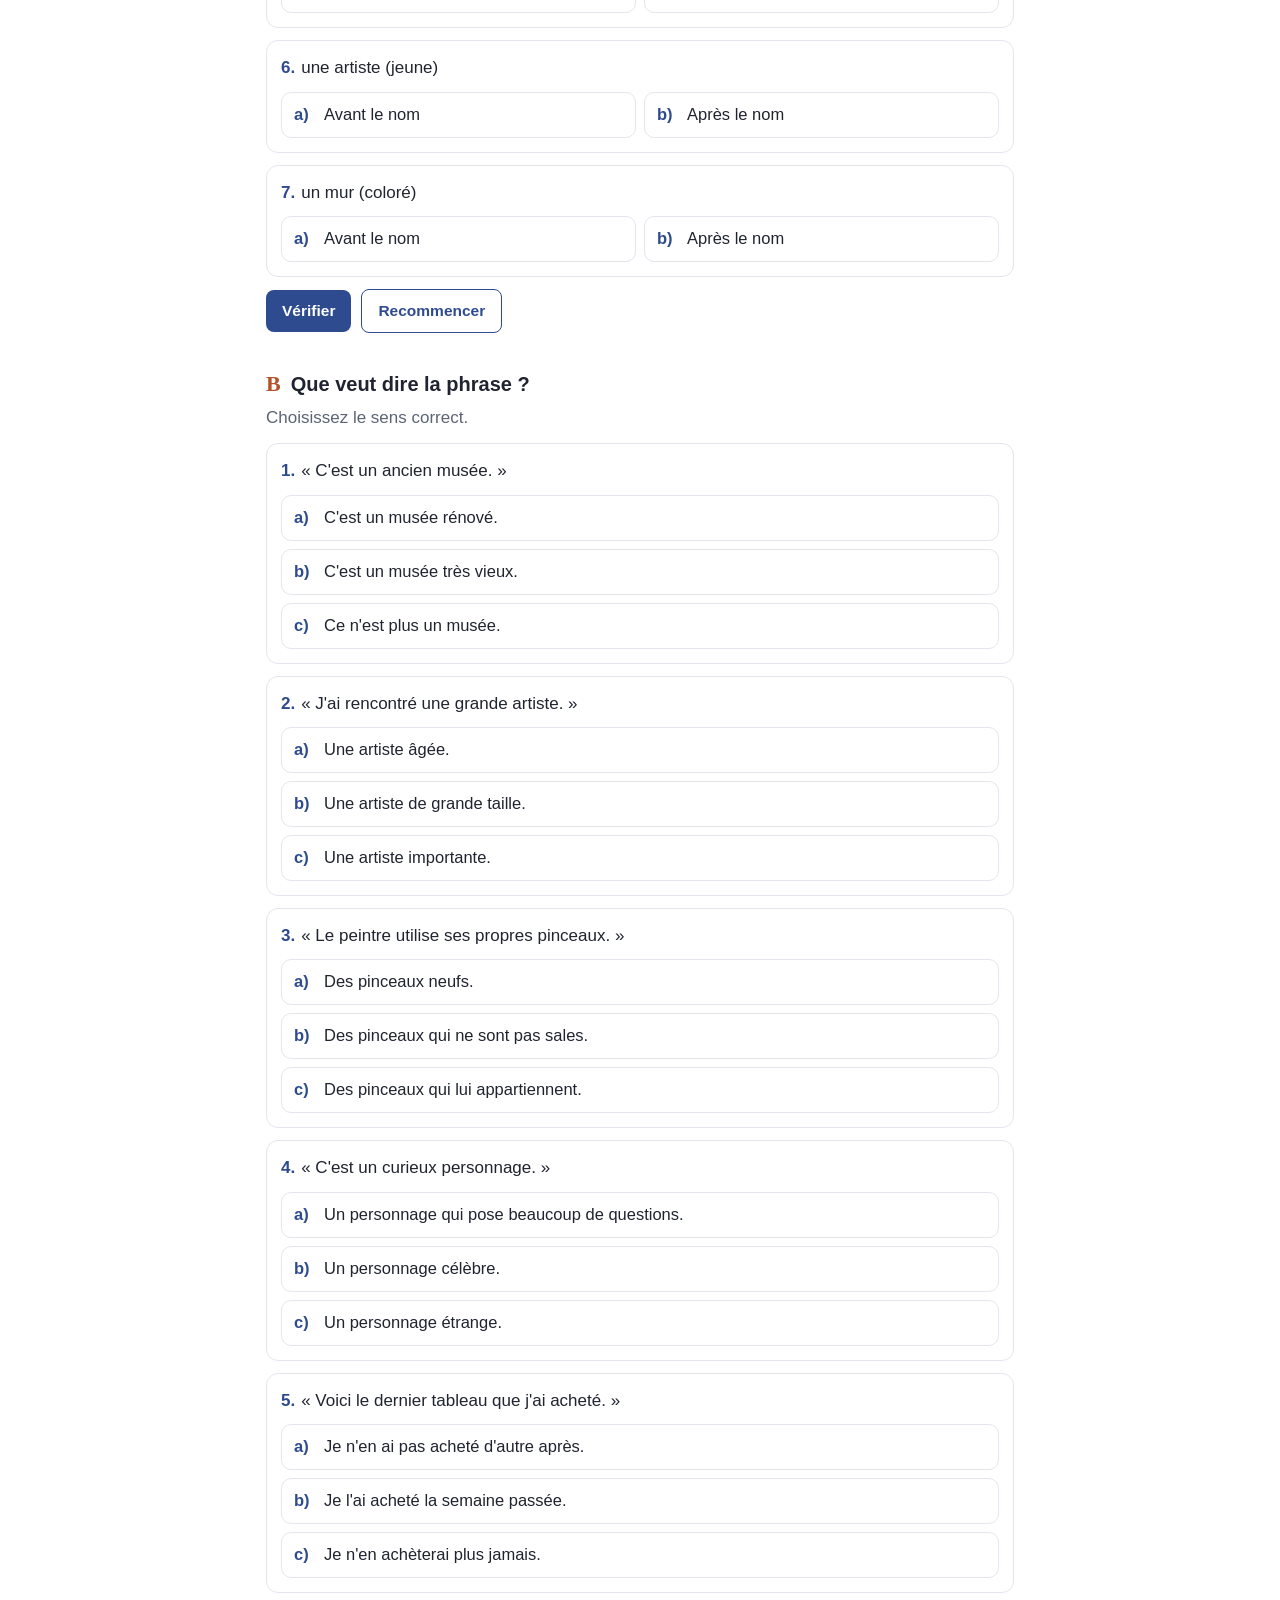
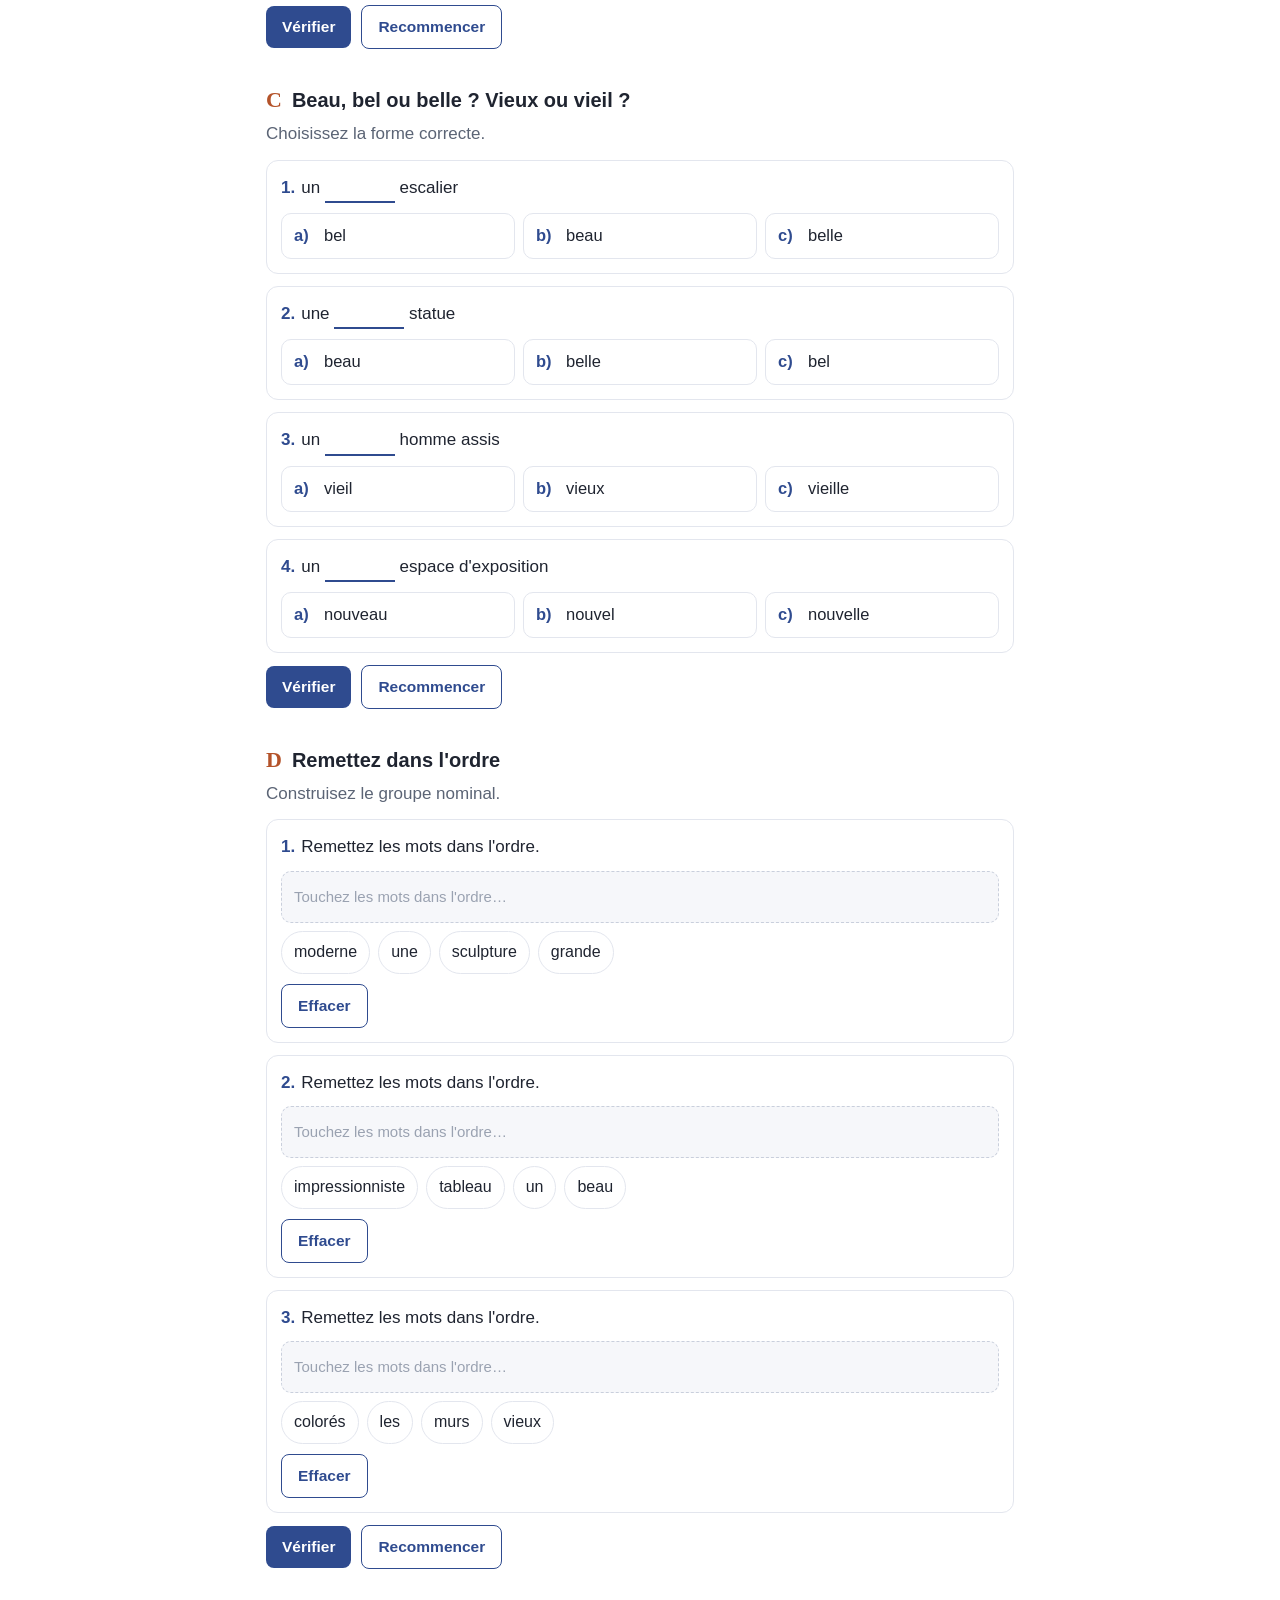
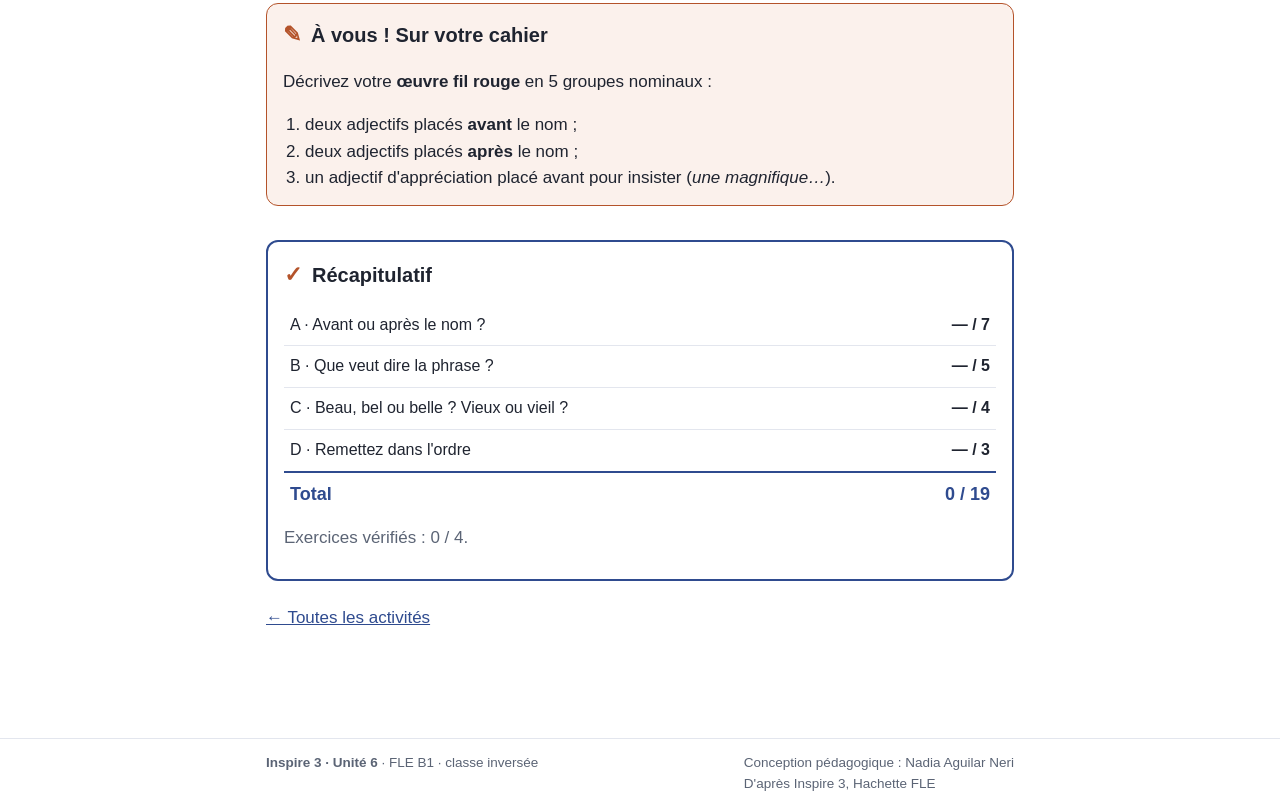
<file: u6-f2-adjectifs.html>
<!DOCTYPE html>
<html lang="fr">
<head>
<meta charset="utf-8">
<meta name="viewport" content="width=device-width, initial-scale=1">
<title>Fiche 2 · La place des adjectifs · Inspire 3 · Unité 6</title>
<style>
:root{
  --ink:#1f2430; --muted:#5b6475; --line:#e3e6ee; --soft:#f6f7fa;
  --accent:#2f4b8f; --accent-soft:#eef2fb; --warm:#b4532a; --warm-soft:#fbf1ec;
  --ok:#1f7a4d; --ok-soft:#eaf6ef; --ko:#b3261e; --ko-soft:#fcecea;
}
*{box-sizing:border-box}
html{-webkit-text-size-adjust:100%}
body{margin:0;background:#fff;color:var(--ink);
  font:17px/1.55 -apple-system,BlinkMacSystemFont,"Segoe UI",Roboto,"Helvetica Neue",Arial,sans-serif}
a{color:var(--accent)}
header.site{border-bottom:1px solid var(--line);background:#fff;position:sticky;top:0;z-index:5}
header.site .inner{max-width:780px;margin:0 auto;padding:10px 16px;display:flex;align-items:center;gap:12px;justify-content:space-between}
.brand{display:flex;align-items:center;gap:10px;text-decoration:none;color:var(--ink);min-width:0}
.badge{font-size:12px;font-weight:700;letter-spacing:.08em;color:var(--accent);border:1.5px solid var(--accent);border-radius:6px;padding:3px 7px;white-space:nowrap}
.brand-txt{font-size:14px;line-height:1.25;color:var(--muted);overflow:hidden;text-overflow:ellipsis}
.brand-txt b{color:var(--ink)}
.score-pill{font-size:14px;font-weight:600;color:var(--accent);background:var(--accent-soft);border-radius:999px;padding:5px 12px;white-space:nowrap}
.oif{display:flex;height:3px}.oif span{flex:1}
.oif span:nth-child(1){background:#0072bb}.oif span:nth-child(2){background:#fcd116}
.oif span:nth-child(3){background:#3aa935}.oif span:nth-child(4){background:#e2001a}.oif span:nth-child(5){background:#7b2d8e}
main{max-width:780px;margin:0 auto;padding:18px 16px 60px}
.crumb{font-size:14px;color:var(--muted);margin-bottom:6px}
h1{font-family:Georgia,"Times New Roman",serif;font-weight:700;font-size:30px;line-height:1.2;margin:4px 0 6px}
.lead{color:var(--muted);margin:0 0 18px}
h2{font-size:20px;margin:34px 0 4px;display:flex;gap:10px;align-items:baseline}
h2 .num{font-family:Georgia,serif;color:var(--warm);font-size:22px}
.consigne{color:var(--muted);margin:0 0 12px}
.essentiel{border:1px solid var(--line);border-left:5px solid var(--accent);border-radius:10px;padding:14px 16px;background:#fff}
.essentiel h3{margin:14px 0 6px;font-size:16px;color:var(--accent)}
.essentiel h3:first-child{margin-top:0}
.essentiel p{margin:6px 0}
.ex{color:var(--warm);font-style:italic}
table.regle{width:100%;border-collapse:collapse;font-size:15.5px;margin:8px 0}
table.regle th,table.regle td{border:1px solid var(--line);padding:7px 9px;text-align:left;vertical-align:top}
table.regle th{background:var(--soft);font-weight:600}
.tw{overflow-x:auto}
.attention{background:var(--warm-soft);border-radius:8px;padding:9px 12px;margin-top:10px;font-size:15.5px}
.item{border:1px solid var(--line);border-radius:12px;padding:14px;margin:12px 0;background:#fff}
.item .q{margin:0 0 10px}
.item .q .n{font-weight:700;color:var(--accent);margin-right:6px}
.gap{display:inline-block;min-width:70px;border-bottom:2px solid var(--accent);text-align:center;color:var(--accent);font-weight:600;padding:0 4px}
.opts{display:grid;gap:8px}
.opts.row{grid-template-columns:repeat(auto-fit,minmax(130px,1fr))}
button.opt{all:unset;box-sizing:border-box;display:flex;gap:8px;align-items:flex-start;min-height:46px;padding:10px 12px;
  border:1.5px solid var(--line);border-radius:10px;cursor:pointer;background:#fff;font-size:16.5px;line-height:1.35}
button.opt:hover{border-color:var(--accent)}
button.opt:focus-visible{outline:3px solid var(--accent-soft);border-color:var(--accent)}
button.opt .l{font-weight:700;color:var(--accent);min-width:22px}
button.opt.ok{border-color:var(--ok);background:var(--ok-soft)}
button.opt.ko{border-color:var(--ko);background:var(--ko-soft)}
button.opt[disabled]{cursor:default}
.fb{display:none;margin-top:10px;padding:9px 12px;border-radius:8px;font-size:15.5px}
.fb.show{display:block}
.fb.ok{background:var(--ok-soft);color:#14532d}
.fb.ko{background:var(--ko-soft);color:#7a1b16}
.fb .t{display:block;font-weight:700;margin-bottom:2px}
.words{display:flex;flex-wrap:wrap;gap:8px;margin:8px 0}
.chip{all:unset;cursor:pointer;padding:8px 12px;border:1.5px solid var(--line);border-radius:999px;background:#fff;font-size:16px;min-height:22px}
.chip:hover{border-color:var(--accent)}
.chip.used{opacity:.3;pointer-events:none}
.answer{min-height:52px;border:1.5px dashed #c9cfdc;border-radius:10px;padding:8px;display:flex;flex-wrap:wrap;gap:8px;align-items:center;background:var(--soft)}
.answer:empty::before{content:"Touchez les mots dans l'ordre…";color:#9aa2b1;font-size:15px;padding-left:4px}
.answer .chip{background:#fff;border-color:var(--accent)}
.actions{display:flex;gap:8px;margin-top:10px;flex-wrap:wrap}
button.btn{all:unset;cursor:pointer;padding:9px 16px;border-radius:8px;font-weight:600;font-size:15.5px;background:var(--accent);color:#fff}
button.btn.ghost{background:#fff;color:var(--accent);border:1.5px solid var(--accent)}
button.btn[disabled]{opacity:.4;cursor:default}
.sent{line-height:2.3}
.tok{all:unset;cursor:pointer;padding:3px 4px;border-radius:6px;border-bottom:2px solid transparent}
.tok:hover{background:var(--accent-soft)}
.tok.ok{background:var(--ok-soft);border-bottom-color:var(--ok)}
.tok.ko{background:var(--ko-soft);border-bottom-color:var(--ko)}
.tok[disabled]{cursor:default}
.passage{background:var(--soft);border-radius:10px;padding:14px 16px;line-height:1.9;margin:0 0 6px}
.passage .g{font-weight:700;color:var(--accent)}
.auto .opts{grid-template-columns:repeat(3,1fr)}
.auto button.opt{font-size:15px;padding:10px 8px;justify-content:center;text-align:center}
button.opt.sel{border-color:var(--accent);background:var(--accent-soft)}
.revoir{border:1.5px solid var(--accent);border-radius:12px;padding:14px 16px;margin-top:14px}
.revoir ul{margin:6px 0 0;padding-left:22px}
button.opt.sel,.tok.sel{border-color:var(--accent);background:var(--accent-soft)}
.tok.sel{border-bottom-color:var(--accent)}
.answer.is-ok{border-color:var(--ok);border-style:solid}.answer.is-ko{border-color:var(--ko);border-style:solid}
.ex-actions{display:flex;flex-wrap:wrap;gap:10px;align-items:center;margin:4px 0 6px}
.ex-score{font-weight:700;color:var(--accent)}
.ex-msg{flex-basis:100%;margin:0;color:var(--warm);font-size:15px}
.ex-msg:empty{display:none}
.res{margin-top:34px;border:2px solid var(--accent);border-radius:12px;padding:16px}
.res h2{margin-top:0}
.res table{width:100%;border-collapse:collapse;font-size:16px;margin:8px 0}
.res td{border-bottom:1px solid var(--line);padding:8px 6px}
.res td:last-child{text-align:right;white-space:nowrap;font-weight:600}
.res tr.tot td{border-bottom:none;border-top:2px solid var(--accent);font-weight:700;color:var(--accent);font-size:18px}
.res label{display:block;font-weight:600;margin:10px 0 4px}
.res input{display:block;width:100%;max-width:420px;font:inherit;padding:10px 12px;border:1.5px solid var(--line);border-radius:10px}
.res .btn[disabled]{opacity:.45}
.avous{border:1.5px solid var(--warm);border-radius:12px;padding:14px 16px;background:var(--warm-soft)}
.avous h2{margin-top:0}
.avous ol{margin:6px 0 0;padding-left:22px}
.bilan{margin-top:30px;border-radius:12px;padding:16px;background:var(--accent-soft);text-align:center}
.bilan .big{font-family:Georgia,serif;font-size:30px;font-weight:700;color:var(--accent)}
footer.site{border-top:1px solid var(--line);margin-top:30px}
footer.site .inner{max-width:780px;margin:0 auto;padding:14px 16px;font-size:13.5px;color:var(--muted);display:flex;justify-content:space-between;gap:12px;flex-wrap:wrap}
.cards{display:grid;gap:12px;grid-template-columns:repeat(auto-fit,minmax(220px,1fr));margin-top:16px}
.card{display:block;text-decoration:none;color:var(--ink);border:1px solid var(--line);border-radius:12px;padding:16px;background:#fff}
.card:hover{border-color:var(--accent)}
.card .k{font-family:Georgia,serif;color:var(--warm);font-size:15px}
.card h3{margin:4px 0 6px;font-size:19px}
.card p{margin:0;color:var(--muted);font-size:15px}
@media (max-width:520px){h1{font-size:25px}.brand-txt{display:none}body{font-size:16.5px}}
</style>
</head>
<body data-key="u6-f2-adjectifs" data-titre="Fiche 2 · La place des adjectifs">
<header class="site">
  <div class="inner">
    <a class="brand" href="index.html#grammaire-u6"><span class="badge">INSPIRE 3</span>
      <span class="brand-txt"><b>Unité 6 · L'art et nous</b><br>Systématisation · La place des adjectifs</span></a>
    <span class="score-pill" id="score" aria-live="polite">0 / 0</span>
  </div>
  <div class="oif"><span></span><span></span><span></span><span></span><span></span></div>
</header>
<main>
  <div class="crumb"><a href="index.html#grammaire-u6">Inspire 3 · Unités 5 et 6</a> › Fiche 2 · La place des adjectifs</div>
  <h1>Fiche 2 · La place des adjectifs</h1>
  <p class="lead">Leçon 21 · Pour décrire une œuvre avec précision : <em>un magnifique buste</em>, <em>une composition harmonieuse</em>.</p>
  <h2><span class="num">★</span>L'essentiel</h2>
  <div class="essentiel">
<h3>En général : après le nom</h3>
<p>Couleur, forme, nationalité, style, participe passé : <span class="ex">un tableau abstrait, une statue africaine, un cadre ovale, une galerie ouverte</span>.</p>
<h3>Avant le nom : des adjectifs courts et fréquents</h3>
<p><b>beau, joli, bon, mauvais, grand, petit, gros, jeune, vieux, nouveau, long, meilleur</b> : <span class="ex">une belle statue, un long couloir, une nouvelle exposition</span>.</p>
<p>Devant une voyelle : <b>beau → bel</b>, <b>vieux → vieil</b>, <b>nouveau → nouvel</b> : <span class="ex">un bel espace, un vieil escalier, un nouvel artiste</span>.</p>
<h3>Les adjectifs d'appréciation : avant ou après</h3>
<p>Placés avant, ils renforcent l'appréciation : <span class="ex">un magnifique buste / un buste magnifique</span>.</p>
<h3>Certains adjectifs changent de sens</h3>
<div class="tw"><table class="regle"><tr><th>Avant le nom</th><th>Après le nom</th></tr>
<tr><td>une <b>grande</b> dame = importante</td><td>une dame <b>grande</b> = de grande taille</td></tr>
<tr><td>un <b>ancien</b> musée = ce n'est plus un musée</td><td>un musée <b>ancien</b> = très vieux</td></tr>
<tr><td>ses <b>propres</b> objets = à lui, à elle</td><td>des objets <b>propres</b> = pas sales</td></tr>
<tr><td>le <b>dernier</b> tableau = il n'y en aura pas d'autre</td><td>la semaine <b>dernière</b> = la semaine passée</td></tr>
<tr><td>un <b>curieux</b> personnage = étrange</td><td>un personnage <b>curieux</b> = qui pose des questions</td></tr></table></div>
</div>
  <section data-ex="ex1"><h2><span class="num">A</span>Avant ou après le nom ?</h2><p class="consigne">Où placez-vous l'adjectif entre parenthèses ?</p></section><section data-ex="ex2"><h2><span class="num">B</span>Que veut dire la phrase ?</h2><p class="consigne">Choisissez le sens correct.</p></section><section data-ex="ex3"><h2><span class="num">C</span>Beau, bel ou belle ? Vieux ou vieil ?</h2><p class="consigne">Choisissez la forme correcte.</p></section><section data-ex="ex4"><h2><span class="num">D</span>Remettez dans l'ordre</h2><p class="consigne">Construisez le groupe nominal.</p></section>
  <section class="avous" style="margin-top:34px"><h2><span class="num">✎</span>À vous ! Sur votre cahier</h2><p>Décrivez votre <b>œuvre fil rouge</b> en 5 groupes nominaux :</p>
<ol><li>deux adjectifs placés <b>avant</b> le nom ;</li><li>deux adjectifs placés <b>après</b> le nom ;</li><li>un adjectif d'appréciation placé avant pour insister (<em>une magnifique…</em>).</li></ol></section>
  <section class="res" aria-labelledby="res-h"><h2 id="res-h"><span class="num">✓</span>Récapitulatif</h2>
    <div class="tw"><table id="resultats"><tbody></tbody></table></div>
    <p class="consigne" id="res-etat"></p>
  </section>
  <p style="margin-top:24px"><a href="index.html#grammaire-u6">← Toutes les activités</a></p>
</main>
<footer class="site"><div class="inner"><div><b>Inspire 3 · Unité 6</b> · FLE B1 · classe inversée</div>
<div>Conception pédagogique : Nadia Aguilar Neri<br>D'après Inspire 3, Hachette FLE</div></div></footer>
<script>const DATA = {"ex1": {"fixe": true, "title": "Avant ou après le nom ?", "consigne": "Où placez-vous l'adjectif entre parenthèses ?", "items": [{"q": "un tableau (abstrait)", "opts": ["Avant le nom", "Après le nom"], "a": 1, "row": true, "why": "Le style se place après : un tableau <b>abstrait</b>."}, {"q": "un portrait (vieux)", "opts": ["Avant le nom", "Après le nom"], "a": 0, "row": true, "why": "<em>Vieux</em> est un adjectif court et fréquent : un <b>vieux</b> portrait."}, {"q": "une sculpture (italienne)", "opts": ["Avant le nom", "Après le nom"], "a": 1, "row": true, "why": "La nationalité se place après."}, {"q": "une exposition (nouvelle)", "opts": ["Avant le nom", "Après le nom"], "a": 0, "row": true, "why": "une <b>nouvelle</b> exposition."}, {"q": "un cadre (ovale)", "opts": ["Avant le nom", "Après le nom"], "a": 1, "row": true, "why": "La forme se place après."}, {"q": "une artiste (jeune)", "opts": ["Avant le nom", "Après le nom"], "a": 0, "row": true, "why": "une <b>jeune</b> artiste."}, {"q": "un mur (coloré)", "opts": ["Avant le nom", "Après le nom"], "a": 1, "row": true, "why": "Couleur et participe passé : après le nom."}]}, "ex2": {"title": "Que veut dire la phrase ?", "consigne": "Choisissez le sens correct.", "items": [{"q": "« C'est un ancien musée. »", "opts": ["C'est un musée très vieux.", "Ce n'est plus un musée.", "C'est un musée rénové."], "a": 1, "why": "<em>Ancien</em> avant le nom = qui n'est plus ce qu'il était."}, {"q": "« J'ai rencontré une grande artiste. »", "opts": ["Une artiste de grande taille.", "Une artiste importante.", "Une artiste âgée."], "a": 1, "why": "<em>Grand(e)</em> avant le nom = important(e)."}, {"q": "« Le peintre utilise ses propres pinceaux. »", "opts": ["Des pinceaux qui ne sont pas sales.", "Des pinceaux neufs.", "Des pinceaux qui lui appartiennent."], "a": 2, "why": "<em>Propre</em> avant le nom = qui appartient à quelqu'un."}, {"q": "« C'est un curieux personnage. »", "opts": ["Un personnage étrange.", "Un personnage qui pose beaucoup de questions.", "Un personnage célèbre."], "a": 0, "why": "<em>Curieux</em> avant le nom = étrange, bizarre."}, {"q": "« Voici le dernier tableau que j'ai acheté. »", "opts": ["Je n'en achèterai plus jamais.", "Je l'ai acheté la semaine passée.", "Je n'en ai pas acheté d'autre après."], "a": 2, "why": "<em>Dernier</em> avant le nom = le plus récent, ou final."}]}, "ex3": {"title": "Beau, bel ou belle ? Vieux ou vieil ?", "consigne": "Choisissez la forme correcte.", "items": [{"q": "un ___ escalier", "opts": ["beau", "bel", "belle"], "a": 1, "row": true, "why": "Devant une voyelle (masculin) : <b>bel</b>."}, {"q": "une ___ statue", "opts": ["beau", "bel", "belle"], "a": 2, "row": true, "why": "Féminin : <b>belle</b>."}, {"q": "un ___ homme assis", "opts": ["vieux", "vieil", "vieille"], "a": 1, "row": true, "why": "Devant un h muet (masculin) : <b>vieil</b>."}, {"q": "un ___ espace d'exposition", "opts": ["nouveau", "nouvel", "nouvelle"], "a": 1, "row": true, "why": "Devant une voyelle (masculin) : <b>nouvel</b>."}]}, "ex4": {"title": "Remettez dans l'ordre", "consigne": "Construisez le groupe nominal.", "type": "order", "items": [{"words": ["moderne", "une", "sculpture", "grande"], "answer": "une grande sculpture moderne"}, {"words": ["impressionniste", "tableau", "un", "beau"], "answer": "un beau tableau impressionniste"}, {"words": ["colorés", "les", "murs", "vieux"], "answer": "les vieux murs colorés"}]}};</script>
<script>
const L = "abcdefghij";
const PAGE = document.body.dataset.key, TITRE = document.body.dataset.titre;
const EXOS = [];               // un objet par exercice noté
function shuffleIdx(n){ const a=[...Array(n).keys()]; for(let i=n-1;i>0;i--){const j=Math.floor(Math.random()*(i+1)); [a[i],a[j]]=[a[j],a[i]];} return a; }
function norm(s){ return s.toLowerCase().replace(/[’']/g,"'").replace(/'\s+/g,"'").replace(/[.,;:!?«»]/g,'').replace(/\s+/g,' ').trim(); }
function fbHTML(ok, why, right){ return '<span class="t">'+(ok?'Correct !':'Pas tout à fait.')+'</span>'+(right && !ok ? 'Réponse : <em>'+right+'</em>. ' : '')+(why||''); }

/* ---------- rendu des items (réponse choisie, corrigée au clic sur « Vérifier ») ---------- */
function renderQcm(box, it, n, fixe){
  const q = it.q.replace('___','<span class="gap">&nbsp;</span>');
  box.innerHTML = '<p class="q"><span class="n">'+n+'.</span>'+q+'</p><div class="opts'+(it.row?' row':'')+'"></div><div class="fb"></div>';
  const opts = box.querySelector('.opts'); const order = fixe ? [...it.opts.keys()] : shuffleIdx(it.opts.length);
  const item = { box, sel:null, answered(){ return this.sel!==null; },
    check(){ const ok = this.sel===it.a; opts.querySelectorAll('button').forEach(b=>{ b.disabled=true; const oi=+b.dataset.oi; if(oi===it.a) b.classList.add('ok'); else if(oi===this.sel) b.classList.add('ko'); });
      const g=box.querySelector('.gap'); if(g) g.textContent = it.fill || it.opts[it.a];
      const f=box.querySelector('.fb'); f.className='fb show '+(ok?'ok':'ko'); f.innerHTML=fbHTML(ok,it.why,it.opts[it.a]); return ok; } };
  order.forEach((oi,pos)=>{ const b=document.createElement('button'); b.className='opt'; b.type='button'; b.dataset.oi=oi;
    b.innerHTML='<span class="l">'+L[pos]+')</span><span>'+it.opts[oi]+'</span>';
    b.onclick=()=>{ opts.querySelectorAll('button').forEach(x=>x.classList.remove('sel')); b.classList.add('sel'); item.sel=oi; };
    opts.appendChild(b); });
  return item;
}
function renderOrder(box, it, n){
  box.innerHTML = '<p class="q"><span class="n">'+n+'.</span>'+(it.q||'Remettez les mots dans l\'ordre.')+'</p><div class="answer"></div><div class="words"></div><div class="actions"><button class="btn ghost" type="button">Effacer</button></div><div class="fb"></div>';
  const ans=box.querySelector('.answer'), pool=box.querySelector('.words'), clr=box.querySelector('.actions button');
  let locked=false;
  it.words.forEach(w=>{ const c=document.createElement('button'); c.className='chip'; c.type='button'; c.textContent=w;
    c.onclick=()=>{ if(locked) return; c.classList.add('used'); const a=document.createElement('button'); a.className='chip'; a.type='button'; a.textContent=w;
      a.onclick=()=>{ if(locked) return; a.remove(); c.classList.remove('used'); }; ans.appendChild(a); };
    pool.appendChild(c); });
  clr.onclick=()=>{ if(locked) return; ans.innerHTML=''; pool.querySelectorAll('.chip').forEach(c=>c.classList.remove('used')); };
  return { box, answered(){ return ans.children.length>0; },
    check(){ locked=true; clr.disabled=true; const got=[...ans.children].map(x=>x.textContent).join(' ');
      const ok = !!got && (norm(got)===norm(it.answer) || (it.alt||[]).some(a=>norm(a)===norm(got)));
      ans.classList.add(ok?'is-ok':'is-ko'); const f=box.querySelector('.fb'); f.className='fb show '+(ok?'ok':'ko'); f.innerHTML=fbHTML(ok,it.why,it.answer); return ok; } };
}
function renderTap(box, it, n){
  box.innerHTML = '<p class="q"><span class="n">'+n+'.</span>'+(it.q||'Touchez le mot demandé.')+'</p><p class="sent"></p><div class="fb"></div>';
  const s=box.querySelector('.sent'); const T=it.target.map(norm); const item={ box, sel:null, answered(){ return this.sel!==null; },
    check(){ const ok = this.sel!==null && T.includes(norm(this.sel.textContent));
      s.querySelectorAll('.tok').forEach(x=>{ x.disabled=true; if(T.includes(norm(x.textContent))) x.classList.add('ok'); });
      if(!ok && this.sel) this.sel.classList.add('ko');
      const f=box.querySelector('.fb'); f.className='fb show '+(ok?'ok':'ko'); f.innerHTML=fbHTML(ok,it.why,null); return ok; } };
  it.s.split(' ').forEach(t=>{ const b=document.createElement('button'); b.type='button'; b.className='tok'; b.textContent=t;
    b.onclick=()=>{ s.querySelectorAll('.tok').forEach(x=>x.classList.remove('sel')); b.classList.add('sel'); item.sel=b; };
    s.appendChild(b); s.appendChild(document.createTextNode(' ')); });
  return item;
}
const AUTO = {};
function renderAuto(box, it, n){
  box.classList.add('auto');
  box.innerHTML = '<p class="q"><span class="n">'+n+'.</span>'+it.q+'</p><div class="opts row"></div>';
  const opts = box.querySelector('.opts');
  ['Je sais faire','Presque','Pas encore'].forEach((o,i)=>{ const b=document.createElement('button'); b.type='button'; b.className='opt'; b.textContent=o;
    b.onclick=()=>{ opts.querySelectorAll('button').forEach(x=>x.classList.remove('sel')); b.classList.add('sel'); AUTO[n]= i>0 ? it : null; showRevoir(); };
    opts.appendChild(b); });
}
function showRevoir(){ const r=document.getElementById('revoir'); if(!r) return;
  const list = Object.values(AUTO).filter(Boolean);
  if(!list.length){ r.hidden=true; return; }
  r.hidden=false; r.querySelector('ul').innerHTML = list.map(it=>'<li>'+it.q+' → '+it.go+'</li>').join(''); }

/* ---------- montage d'un exercice : « Vérifier » / « Recommencer » ---------- */
function mount(sec, exIndex){
  const ex = DATA[sec.dataset.ex]; const t0 = ex.type;
  if(t0==='auto'){ let n=0; ex.items.forEach(it=>{ n++; const box=document.createElement('div'); box.className='item'; sec.insertBefore(box, sec.querySelector('.sec-after')); renderAuto(box,it,n); }); return; }
  const holder=document.createElement('div'); sec.insertBefore(holder, sec.querySelector('.sec-after'));
  const act=document.createElement('div'); act.className='ex-actions';
  act.innerHTML='<button type="button" class="btn">Vérifier</button><button type="button" class="btn ghost">Recommencer</button><span class="ex-score" aria-live="polite"></span><p class="ex-msg" aria-live="polite"></p>';
  sec.insertBefore(act, sec.querySelector('.sec-after'));
  const [bV,bR]=act.querySelectorAll('button'), sc=act.querySelector('.ex-score'), msg=act.querySelector('.ex-msg');
  const E = { titre: sec.querySelector('h2').textContent.replace(/^[A-Z]/,'').trim(), lettre: sec.querySelector('h2 .num').textContent, total: ex.items.length, score: null, items: [] };
  EXOS[exIndex]=E;
  function build(){
    holder.innerHTML=''; E.items=[]; let n=0;
    ex.items.forEach(it=>{ n++; const box=document.createElement('div'); box.className='item'; holder.appendChild(box);
      const t = it.type || t0;
      E.items.push(t==='order' ? renderOrder(box,it,n) : t==='tap' ? renderTap(box,it,n) : renderQcm(box,it,n,ex.fixe)); });
  }
  bV.onclick=()=>{
    const empty = E.items.filter(i=>!i.answered()).length;
    if(empty && !bV.dataset.warned){ msg.textContent='Il reste '+empty+' question(s) sans réponse. Touchez encore « Vérifier » pour corriger quand même.'; bV.dataset.warned='1'; return; }
    delete bV.dataset.warned; msg.textContent='';
    let p=0; E.items.forEach(i=>{ if(i.check()) p++; }); E.score=p; bV.disabled=true;
    sc.textContent='Score : '+p+' / '+E.total;
    upd();
  };
  bR.onclick=()=>{ build(); E.score=null; bV.disabled=false; delete bV.dataset.warned; sc.textContent=''; msg.textContent=''; upd(); };
  build();
}

/* ---------- tableau récapitulatif ---------- */
function upd(){
  const P=EXOS.filter(Boolean); const pts=P.reduce((a,E)=>a+(E.score||0),0), max=P.reduce((a,E)=>a+E.total,0), faits=P.filter(E=>E.score!==null).length;
  document.getElementById('score').textContent = pts+' / '+max;
  document.querySelector('#resultats tbody').innerHTML = P.map(E=>'<tr><td>'+E.lettre+' · '+E.titre+'</td><td>'+(E.score===null?'— / '+E.total:E.score+' / '+E.total)+'</td></tr>').join('') + '<tr class="tot"><td>Total</td><td>'+pts+' / '+max+'</td></tr>';
  document.getElementById('res-etat').textContent = faits===P.length ? "Tous les exercices sont vérifiés. Faites une capture d'écran de ce tableau et remettez-la dans Classroom." : 'Exercices vérifiés : '+faits+' / '+P.length+'.';
}
document.querySelectorAll('[data-ex]').forEach((sec,i)=>mount(sec,i));
upd();
</script>
</body>
</html>
</file>
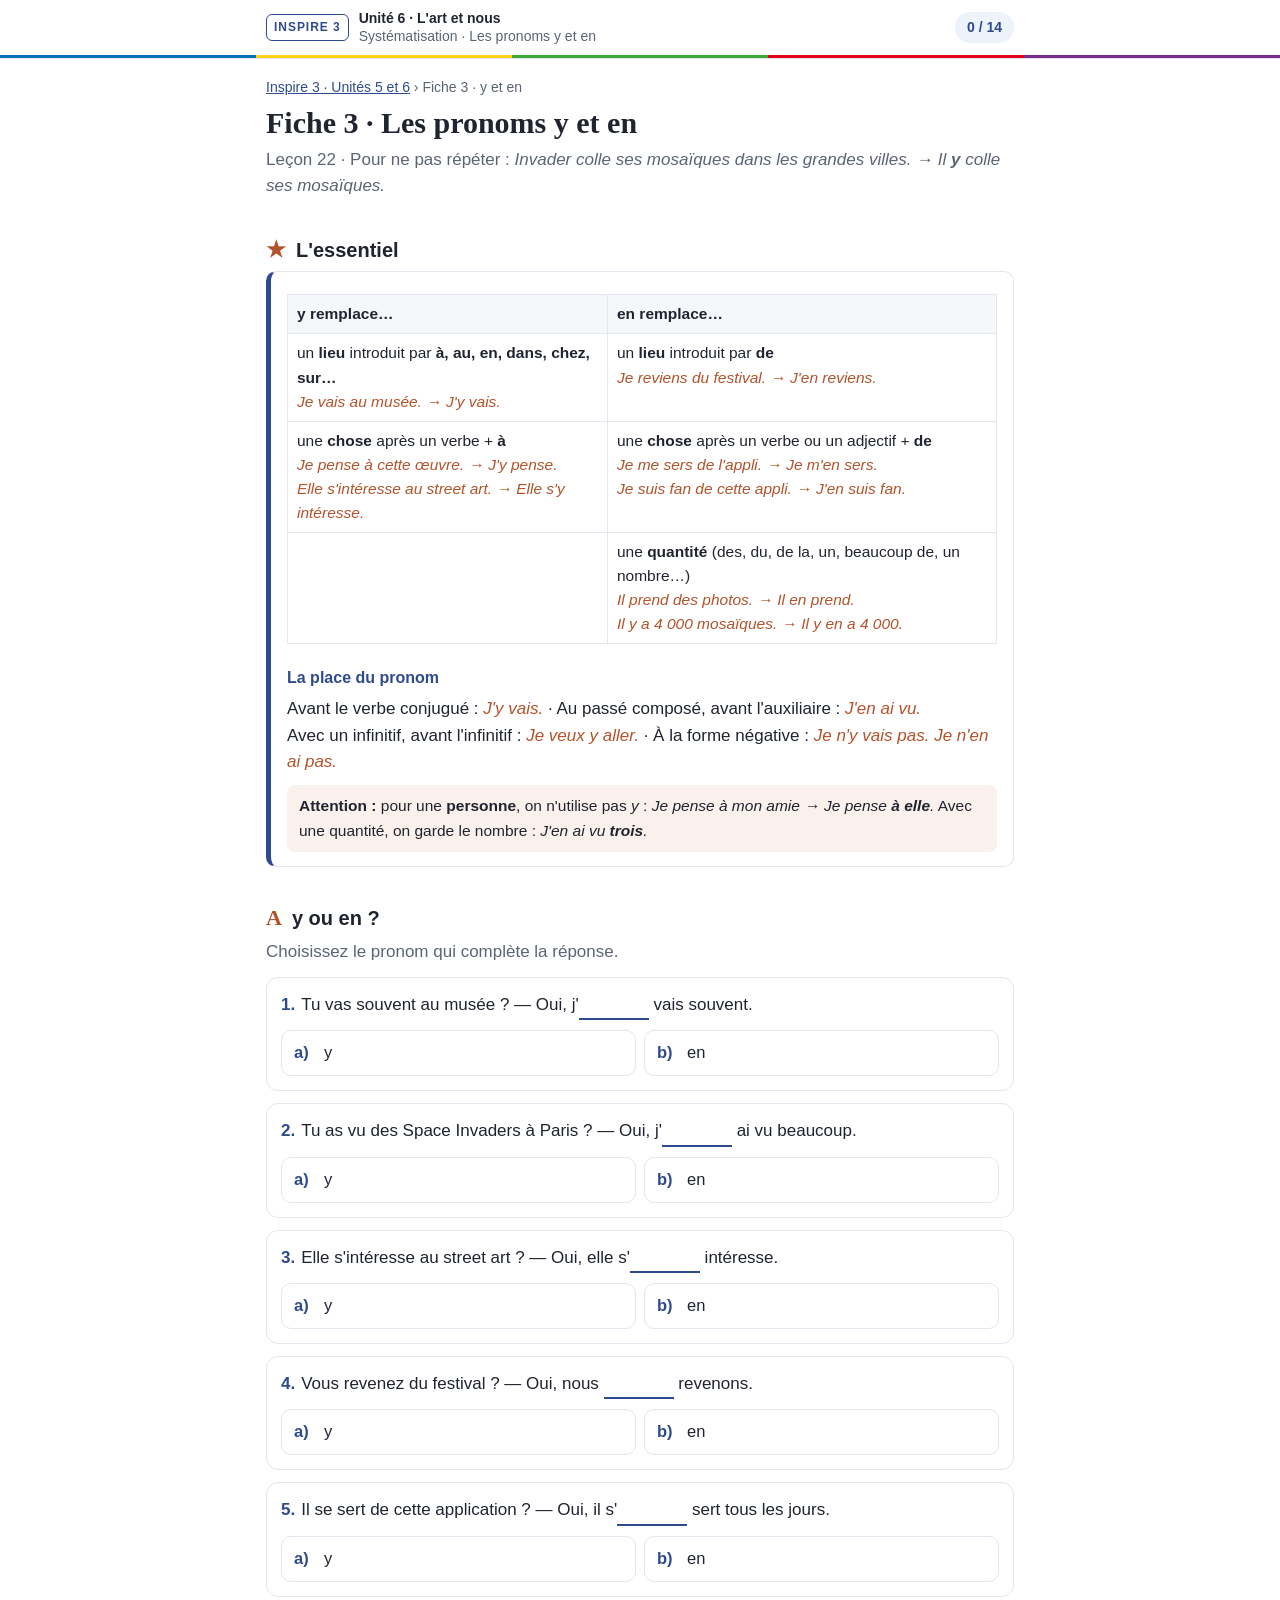
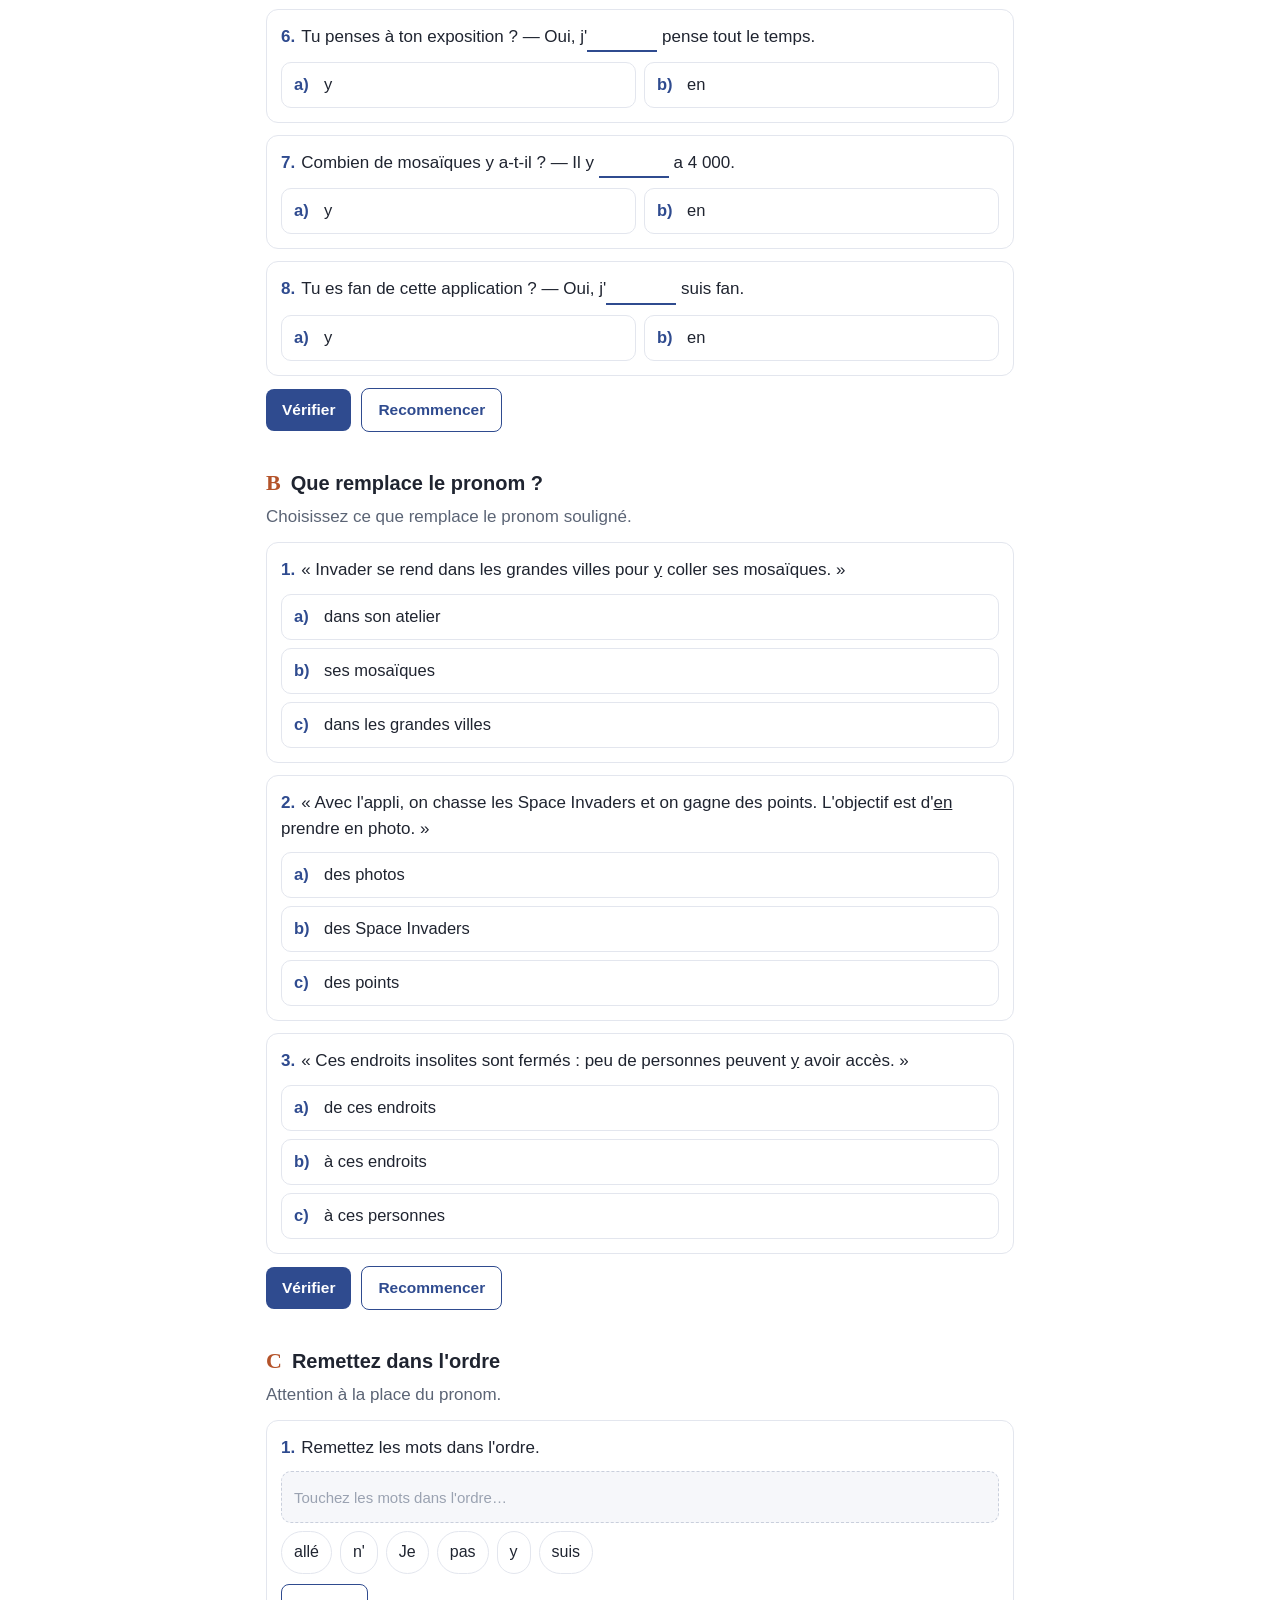
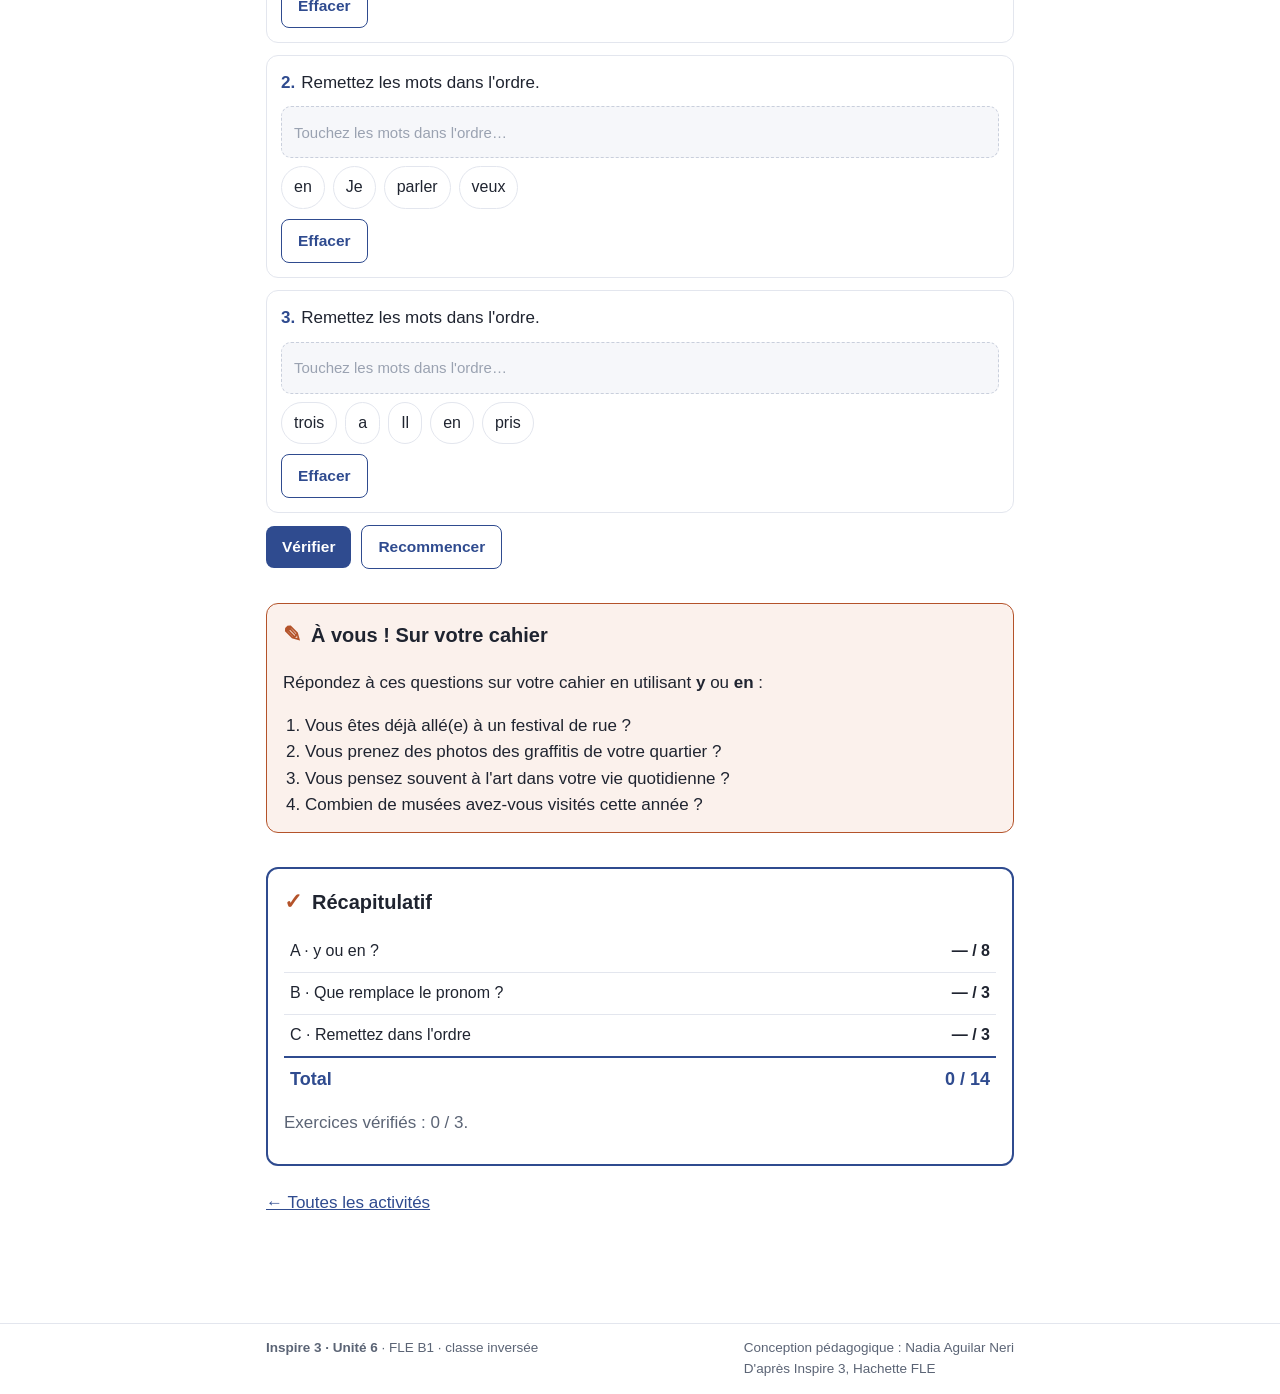
<file: u6-f3-y-en.html>
<!DOCTYPE html>
<html lang="fr">
<head>
<meta charset="utf-8">
<meta name="viewport" content="width=device-width, initial-scale=1">
<title>Fiche 3 · Les pronoms y et en · Inspire 3 · Unité 6</title>
<style>
:root{
  --ink:#1f2430; --muted:#5b6475; --line:#e3e6ee; --soft:#f6f7fa;
  --accent:#2f4b8f; --accent-soft:#eef2fb; --warm:#b4532a; --warm-soft:#fbf1ec;
  --ok:#1f7a4d; --ok-soft:#eaf6ef; --ko:#b3261e; --ko-soft:#fcecea;
}
*{box-sizing:border-box}
html{-webkit-text-size-adjust:100%}
body{margin:0;background:#fff;color:var(--ink);
  font:17px/1.55 -apple-system,BlinkMacSystemFont,"Segoe UI",Roboto,"Helvetica Neue",Arial,sans-serif}
a{color:var(--accent)}
header.site{border-bottom:1px solid var(--line);background:#fff;position:sticky;top:0;z-index:5}
header.site .inner{max-width:780px;margin:0 auto;padding:10px 16px;display:flex;align-items:center;gap:12px;justify-content:space-between}
.brand{display:flex;align-items:center;gap:10px;text-decoration:none;color:var(--ink);min-width:0}
.badge{font-size:12px;font-weight:700;letter-spacing:.08em;color:var(--accent);border:1.5px solid var(--accent);border-radius:6px;padding:3px 7px;white-space:nowrap}
.brand-txt{font-size:14px;line-height:1.25;color:var(--muted);overflow:hidden;text-overflow:ellipsis}
.brand-txt b{color:var(--ink)}
.score-pill{font-size:14px;font-weight:600;color:var(--accent);background:var(--accent-soft);border-radius:999px;padding:5px 12px;white-space:nowrap}
.oif{display:flex;height:3px}.oif span{flex:1}
.oif span:nth-child(1){background:#0072bb}.oif span:nth-child(2){background:#fcd116}
.oif span:nth-child(3){background:#3aa935}.oif span:nth-child(4){background:#e2001a}.oif span:nth-child(5){background:#7b2d8e}
main{max-width:780px;margin:0 auto;padding:18px 16px 60px}
.crumb{font-size:14px;color:var(--muted);margin-bottom:6px}
h1{font-family:Georgia,"Times New Roman",serif;font-weight:700;font-size:30px;line-height:1.2;margin:4px 0 6px}
.lead{color:var(--muted);margin:0 0 18px}
h2{font-size:20px;margin:34px 0 4px;display:flex;gap:10px;align-items:baseline}
h2 .num{font-family:Georgia,serif;color:var(--warm);font-size:22px}
.consigne{color:var(--muted);margin:0 0 12px}
.essentiel{border:1px solid var(--line);border-left:5px solid var(--accent);border-radius:10px;padding:14px 16px;background:#fff}
.essentiel h3{margin:14px 0 6px;font-size:16px;color:var(--accent)}
.essentiel h3:first-child{margin-top:0}
.essentiel p{margin:6px 0}
.ex{color:var(--warm);font-style:italic}
table.regle{width:100%;border-collapse:collapse;font-size:15.5px;margin:8px 0}
table.regle th,table.regle td{border:1px solid var(--line);padding:7px 9px;text-align:left;vertical-align:top}
table.regle th{background:var(--soft);font-weight:600}
.tw{overflow-x:auto}
.attention{background:var(--warm-soft);border-radius:8px;padding:9px 12px;margin-top:10px;font-size:15.5px}
.item{border:1px solid var(--line);border-radius:12px;padding:14px;margin:12px 0;background:#fff}
.item .q{margin:0 0 10px}
.item .q .n{font-weight:700;color:var(--accent);margin-right:6px}
.gap{display:inline-block;min-width:70px;border-bottom:2px solid var(--accent);text-align:center;color:var(--accent);font-weight:600;padding:0 4px}
.opts{display:grid;gap:8px}
.opts.row{grid-template-columns:repeat(auto-fit,minmax(130px,1fr))}
button.opt{all:unset;box-sizing:border-box;display:flex;gap:8px;align-items:flex-start;min-height:46px;padding:10px 12px;
  border:1.5px solid var(--line);border-radius:10px;cursor:pointer;background:#fff;font-size:16.5px;line-height:1.35}
button.opt:hover{border-color:var(--accent)}
button.opt:focus-visible{outline:3px solid var(--accent-soft);border-color:var(--accent)}
button.opt .l{font-weight:700;color:var(--accent);min-width:22px}
button.opt.ok{border-color:var(--ok);background:var(--ok-soft)}
button.opt.ko{border-color:var(--ko);background:var(--ko-soft)}
button.opt[disabled]{cursor:default}
.fb{display:none;margin-top:10px;padding:9px 12px;border-radius:8px;font-size:15.5px}
.fb.show{display:block}
.fb.ok{background:var(--ok-soft);color:#14532d}
.fb.ko{background:var(--ko-soft);color:#7a1b16}
.fb .t{display:block;font-weight:700;margin-bottom:2px}
.words{display:flex;flex-wrap:wrap;gap:8px;margin:8px 0}
.chip{all:unset;cursor:pointer;padding:8px 12px;border:1.5px solid var(--line);border-radius:999px;background:#fff;font-size:16px;min-height:22px}
.chip:hover{border-color:var(--accent)}
.chip.used{opacity:.3;pointer-events:none}
.answer{min-height:52px;border:1.5px dashed #c9cfdc;border-radius:10px;padding:8px;display:flex;flex-wrap:wrap;gap:8px;align-items:center;background:var(--soft)}
.answer:empty::before{content:"Touchez les mots dans l'ordre…";color:#9aa2b1;font-size:15px;padding-left:4px}
.answer .chip{background:#fff;border-color:var(--accent)}
.actions{display:flex;gap:8px;margin-top:10px;flex-wrap:wrap}
button.btn{all:unset;cursor:pointer;padding:9px 16px;border-radius:8px;font-weight:600;font-size:15.5px;background:var(--accent);color:#fff}
button.btn.ghost{background:#fff;color:var(--accent);border:1.5px solid var(--accent)}
button.btn[disabled]{opacity:.4;cursor:default}
.sent{line-height:2.3}
.tok{all:unset;cursor:pointer;padding:3px 4px;border-radius:6px;border-bottom:2px solid transparent}
.tok:hover{background:var(--accent-soft)}
.tok.ok{background:var(--ok-soft);border-bottom-color:var(--ok)}
.tok.ko{background:var(--ko-soft);border-bottom-color:var(--ko)}
.tok[disabled]{cursor:default}
.passage{background:var(--soft);border-radius:10px;padding:14px 16px;line-height:1.9;margin:0 0 6px}
.passage .g{font-weight:700;color:var(--accent)}
.auto .opts{grid-template-columns:repeat(3,1fr)}
.auto button.opt{font-size:15px;padding:10px 8px;justify-content:center;text-align:center}
button.opt.sel{border-color:var(--accent);background:var(--accent-soft)}
.revoir{border:1.5px solid var(--accent);border-radius:12px;padding:14px 16px;margin-top:14px}
.revoir ul{margin:6px 0 0;padding-left:22px}
button.opt.sel,.tok.sel{border-color:var(--accent);background:var(--accent-soft)}
.tok.sel{border-bottom-color:var(--accent)}
.answer.is-ok{border-color:var(--ok);border-style:solid}.answer.is-ko{border-color:var(--ko);border-style:solid}
.ex-actions{display:flex;flex-wrap:wrap;gap:10px;align-items:center;margin:4px 0 6px}
.ex-score{font-weight:700;color:var(--accent)}
.ex-msg{flex-basis:100%;margin:0;color:var(--warm);font-size:15px}
.ex-msg:empty{display:none}
.res{margin-top:34px;border:2px solid var(--accent);border-radius:12px;padding:16px}
.res h2{margin-top:0}
.res table{width:100%;border-collapse:collapse;font-size:16px;margin:8px 0}
.res td{border-bottom:1px solid var(--line);padding:8px 6px}
.res td:last-child{text-align:right;white-space:nowrap;font-weight:600}
.res tr.tot td{border-bottom:none;border-top:2px solid var(--accent);font-weight:700;color:var(--accent);font-size:18px}
.res label{display:block;font-weight:600;margin:10px 0 4px}
.res input{display:block;width:100%;max-width:420px;font:inherit;padding:10px 12px;border:1.5px solid var(--line);border-radius:10px}
.res .btn[disabled]{opacity:.45}
.avous{border:1.5px solid var(--warm);border-radius:12px;padding:14px 16px;background:var(--warm-soft)}
.avous h2{margin-top:0}
.avous ol{margin:6px 0 0;padding-left:22px}
.bilan{margin-top:30px;border-radius:12px;padding:16px;background:var(--accent-soft);text-align:center}
.bilan .big{font-family:Georgia,serif;font-size:30px;font-weight:700;color:var(--accent)}
footer.site{border-top:1px solid var(--line);margin-top:30px}
footer.site .inner{max-width:780px;margin:0 auto;padding:14px 16px;font-size:13.5px;color:var(--muted);display:flex;justify-content:space-between;gap:12px;flex-wrap:wrap}
.cards{display:grid;gap:12px;grid-template-columns:repeat(auto-fit,minmax(220px,1fr));margin-top:16px}
.card{display:block;text-decoration:none;color:var(--ink);border:1px solid var(--line);border-radius:12px;padding:16px;background:#fff}
.card:hover{border-color:var(--accent)}
.card .k{font-family:Georgia,serif;color:var(--warm);font-size:15px}
.card h3{margin:4px 0 6px;font-size:19px}
.card p{margin:0;color:var(--muted);font-size:15px}
@media (max-width:520px){h1{font-size:25px}.brand-txt{display:none}body{font-size:16.5px}}
</style>
</head>
<body data-key="u6-f3-y-en" data-titre="Fiche 3 · Les pronoms y et en">
<header class="site">
  <div class="inner">
    <a class="brand" href="index.html#grammaire-u6"><span class="badge">INSPIRE 3</span>
      <span class="brand-txt"><b>Unité 6 · L'art et nous</b><br>Systématisation · Les pronoms y et en</span></a>
    <span class="score-pill" id="score" aria-live="polite">0 / 0</span>
  </div>
  <div class="oif"><span></span><span></span><span></span><span></span><span></span></div>
</header>
<main>
  <div class="crumb"><a href="index.html#grammaire-u6">Inspire 3 · Unités 5 et 6</a> › Fiche 3 · y et en</div>
  <h1>Fiche 3 · Les pronoms y et en</h1>
  <p class="lead">Leçon 22 · Pour ne pas répéter : <em>Invader colle ses mosaïques dans les grandes villes. → Il <b>y</b> colle ses mosaïques.</em></p>
  <h2><span class="num">★</span>L'essentiel</h2>
  <div class="essentiel">
<div class="tw"><table class="regle"><tr><th>y remplace…</th><th>en remplace…</th></tr>
<tr><td>un <b>lieu</b> introduit par <b>à, au, en, dans, chez, sur…</b><br><span class="ex">Je vais au musée. → J'y vais.</span></td>
<td>un <b>lieu</b> introduit par <b>de</b><br><span class="ex">Je reviens du festival. → J'en reviens.</span></td></tr>
<tr><td>une <b>chose</b> après un verbe + <b>à</b><br><span class="ex">Je pense à cette œuvre. → J'y pense.</span><br><span class="ex">Elle s'intéresse au street art. → Elle s'y intéresse.</span></td>
<td>une <b>chose</b> après un verbe ou un adjectif + <b>de</b><br><span class="ex">Je me sers de l'appli. → Je m'en sers.</span><br><span class="ex">Je suis fan de cette appli. → J'en suis fan.</span></td></tr>
<tr><td></td><td>une <b>quantité</b> (des, du, de la, un, beaucoup de, un nombre…)<br><span class="ex">Il prend des photos. → Il en prend.</span><br><span class="ex">Il y a 4 000 mosaïques. → Il y en a 4 000.</span></td></tr></table></div>
<h3>La place du pronom</h3>
<p>Avant le verbe conjugué : <span class="ex">J'y vais.</span> · Au passé composé, avant l'auxiliaire : <span class="ex">J'en ai vu.</span><br>
Avec un infinitif, avant l'infinitif : <span class="ex">Je veux y aller.</span> · À la forme négative : <span class="ex">Je n'y vais pas. Je n'en ai pas.</span></p>
<div class="attention"><b>Attention :</b> pour une <b>personne</b>, on n'utilise pas <em>y</em> : <em>Je pense à mon amie → Je pense <b>à elle</b>.</em> Avec une quantité, on garde le nombre : <em>J'en ai vu <b>trois</b>.</em></div>
</div>
  <section data-ex="ex1"><h2><span class="num">A</span>y ou en ?</h2><p class="consigne">Choisissez le pronom qui complète la réponse.</p></section><section data-ex="ex2"><h2><span class="num">B</span>Que remplace le pronom ?</h2><p class="consigne">Choisissez ce que remplace le pronom souligné.</p></section><section data-ex="ex3"><h2><span class="num">C</span>Remettez dans l'ordre</h2><p class="consigne">Attention à la place du pronom.</p></section>
  <section class="avous" style="margin-top:34px"><h2><span class="num">✎</span>À vous ! Sur votre cahier</h2><p>Répondez à ces questions sur votre cahier en utilisant <b>y</b> ou <b>en</b> :</p>
<ol><li>Vous êtes déjà allé(e) à un festival de rue ?</li><li>Vous prenez des photos des graffitis de votre quartier ?</li><li>Vous pensez souvent à l'art dans votre vie quotidienne ?</li><li>Combien de musées avez-vous visités cette année ?</li></ol></section>
  <section class="res" aria-labelledby="res-h"><h2 id="res-h"><span class="num">✓</span>Récapitulatif</h2>
    <div class="tw"><table id="resultats"><tbody></tbody></table></div>
    <p class="consigne" id="res-etat"></p>
  </section>
  <p style="margin-top:24px"><a href="index.html#grammaire-u6">← Toutes les activités</a></p>
</main>
<footer class="site"><div class="inner"><div><b>Inspire 3 · Unité 6</b> · FLE B1 · classe inversée</div>
<div>Conception pédagogique : Nadia Aguilar Neri<br>D'après Inspire 3, Hachette FLE</div></div></footer>
<script>const DATA = {"ex1": {"fixe": true, "title": "y ou en ?", "consigne": "Choisissez le pronom qui complète la réponse.", "items": [{"q": "Tu vas souvent au musée ? — Oui, j'___ vais souvent.", "opts": ["y", "en"], "a": 0, "row": true, "why": "<em>au musée</em> : lieu introduit par à → <b>y</b>."}, {"q": "Tu as vu des Space Invaders à Paris ? — Oui, j'___ ai vu beaucoup.", "opts": ["y", "en"], "a": 1, "row": true, "why": "Quantité (<em>des</em> Space Invaders) → <b>en</b>."}, {"q": "Elle s'intéresse au street art ? — Oui, elle s'___ intéresse.", "opts": ["y", "en"], "a": 0, "row": true, "why": "s'intéresser <b>à</b> quelque chose → <b>y</b>."}, {"q": "Vous revenez du festival ? — Oui, nous ___ revenons.", "opts": ["y", "en"], "a": 1, "row": true, "why": "Lieu introduit par <b>de</b> (du = de + le) → <b>en</b>."}, {"q": "Il se sert de cette application ? — Oui, il s'___ sert tous les jours.", "opts": ["y", "en"], "a": 1, "row": true, "why": "se servir <b>de</b> quelque chose → <b>en</b>."}, {"q": "Tu penses à ton exposition ? — Oui, j'___ pense tout le temps.", "opts": ["y", "en"], "a": 0, "row": true, "why": "penser <b>à</b> quelque chose → <b>y</b>."}, {"q": "Combien de mosaïques y a-t-il ? — Il y ___ a 4 000.", "opts": ["y", "en"], "a": 1, "row": true, "why": "Quantité → <b>en</b>, et on garde le nombre."}, {"q": "Tu es fan de cette application ? — Oui, j'___ suis fan.", "opts": ["y", "en"], "a": 1, "row": true, "why": "être fan <b>de</b> + chose → <b>en</b>. Pour une personne, on dit : je suis fan <b>d'elle</b>."}]}, "ex2": {"title": "Que remplace le pronom ?", "consigne": "Choisissez ce que remplace le pronom souligné.", "items": [{"q": "« Invader se rend dans les grandes villes pour <u>y</u> coller ses mosaïques. »", "opts": ["ses mosaïques", "dans les grandes villes", "dans son atelier"], "a": 1, "why": "<b>y</b> remplace un lieu introduit par <em>dans</em>."}, {"q": "« Avec l'appli, on chasse les Space Invaders et on gagne des points. L'objectif est d'<u>en</u> prendre en photo. »", "opts": ["des photos", "des Space Invaders", "des points"], "a": 1, "why": "<b>en</b> remplace une quantité : <em>des</em> Space Invaders."}, {"q": "« Ces endroits insolites sont fermés : peu de personnes peuvent <u>y</u> avoir accès. »", "opts": ["de ces endroits", "à ces personnes", "à ces endroits"], "a": 2, "why": "avoir accès <b>à</b> + lieu → <b>y</b>."}]}, "ex3": {"title": "Remettez dans l'ordre", "consigne": "Attention à la place du pronom.", "type": "order", "items": [{"words": ["allé", "n'", "Je", "pas", "y", "suis"], "answer": "Je n'y suis pas allé"}, {"words": ["en", "Je", "parler", "veux"], "answer": "Je veux en parler"}, {"words": ["trois", "a", "Il", "en", "pris"], "answer": "Il en a pris trois"}]}};</script>
<script>
const L = "abcdefghij";
const PAGE = document.body.dataset.key, TITRE = document.body.dataset.titre;
const EXOS = [];               // un objet par exercice noté
function shuffleIdx(n){ const a=[...Array(n).keys()]; for(let i=n-1;i>0;i--){const j=Math.floor(Math.random()*(i+1)); [a[i],a[j]]=[a[j],a[i]];} return a; }
function norm(s){ return s.toLowerCase().replace(/[’']/g,"'").replace(/'\s+/g,"'").replace(/[.,;:!?«»]/g,'').replace(/\s+/g,' ').trim(); }
function fbHTML(ok, why, right){ return '<span class="t">'+(ok?'Correct !':'Pas tout à fait.')+'</span>'+(right && !ok ? 'Réponse : <em>'+right+'</em>. ' : '')+(why||''); }

/* ---------- rendu des items (réponse choisie, corrigée au clic sur « Vérifier ») ---------- */
function renderQcm(box, it, n, fixe){
  const q = it.q.replace('___','<span class="gap">&nbsp;</span>');
  box.innerHTML = '<p class="q"><span class="n">'+n+'.</span>'+q+'</p><div class="opts'+(it.row?' row':'')+'"></div><div class="fb"></div>';
  const opts = box.querySelector('.opts'); const order = fixe ? [...it.opts.keys()] : shuffleIdx(it.opts.length);
  const item = { box, sel:null, answered(){ return this.sel!==null; },
    check(){ const ok = this.sel===it.a; opts.querySelectorAll('button').forEach(b=>{ b.disabled=true; const oi=+b.dataset.oi; if(oi===it.a) b.classList.add('ok'); else if(oi===this.sel) b.classList.add('ko'); });
      const g=box.querySelector('.gap'); if(g) g.textContent = it.fill || it.opts[it.a];
      const f=box.querySelector('.fb'); f.className='fb show '+(ok?'ok':'ko'); f.innerHTML=fbHTML(ok,it.why,it.opts[it.a]); return ok; } };
  order.forEach((oi,pos)=>{ const b=document.createElement('button'); b.className='opt'; b.type='button'; b.dataset.oi=oi;
    b.innerHTML='<span class="l">'+L[pos]+')</span><span>'+it.opts[oi]+'</span>';
    b.onclick=()=>{ opts.querySelectorAll('button').forEach(x=>x.classList.remove('sel')); b.classList.add('sel'); item.sel=oi; };
    opts.appendChild(b); });
  return item;
}
function renderOrder(box, it, n){
  box.innerHTML = '<p class="q"><span class="n">'+n+'.</span>'+(it.q||'Remettez les mots dans l\'ordre.')+'</p><div class="answer"></div><div class="words"></div><div class="actions"><button class="btn ghost" type="button">Effacer</button></div><div class="fb"></div>';
  const ans=box.querySelector('.answer'), pool=box.querySelector('.words'), clr=box.querySelector('.actions button');
  let locked=false;
  it.words.forEach(w=>{ const c=document.createElement('button'); c.className='chip'; c.type='button'; c.textContent=w;
    c.onclick=()=>{ if(locked) return; c.classList.add('used'); const a=document.createElement('button'); a.className='chip'; a.type='button'; a.textContent=w;
      a.onclick=()=>{ if(locked) return; a.remove(); c.classList.remove('used'); }; ans.appendChild(a); };
    pool.appendChild(c); });
  clr.onclick=()=>{ if(locked) return; ans.innerHTML=''; pool.querySelectorAll('.chip').forEach(c=>c.classList.remove('used')); };
  return { box, answered(){ return ans.children.length>0; },
    check(){ locked=true; clr.disabled=true; const got=[...ans.children].map(x=>x.textContent).join(' ');
      const ok = !!got && (norm(got)===norm(it.answer) || (it.alt||[]).some(a=>norm(a)===norm(got)));
      ans.classList.add(ok?'is-ok':'is-ko'); const f=box.querySelector('.fb'); f.className='fb show '+(ok?'ok':'ko'); f.innerHTML=fbHTML(ok,it.why,it.answer); return ok; } };
}
function renderTap(box, it, n){
  box.innerHTML = '<p class="q"><span class="n">'+n+'.</span>'+(it.q||'Touchez le mot demandé.')+'</p><p class="sent"></p><div class="fb"></div>';
  const s=box.querySelector('.sent'); const T=it.target.map(norm); const item={ box, sel:null, answered(){ return this.sel!==null; },
    check(){ const ok = this.sel!==null && T.includes(norm(this.sel.textContent));
      s.querySelectorAll('.tok').forEach(x=>{ x.disabled=true; if(T.includes(norm(x.textContent))) x.classList.add('ok'); });
      if(!ok && this.sel) this.sel.classList.add('ko');
      const f=box.querySelector('.fb'); f.className='fb show '+(ok?'ok':'ko'); f.innerHTML=fbHTML(ok,it.why,null); return ok; } };
  it.s.split(' ').forEach(t=>{ const b=document.createElement('button'); b.type='button'; b.className='tok'; b.textContent=t;
    b.onclick=()=>{ s.querySelectorAll('.tok').forEach(x=>x.classList.remove('sel')); b.classList.add('sel'); item.sel=b; };
    s.appendChild(b); s.appendChild(document.createTextNode(' ')); });
  return item;
}
const AUTO = {};
function renderAuto(box, it, n){
  box.classList.add('auto');
  box.innerHTML = '<p class="q"><span class="n">'+n+'.</span>'+it.q+'</p><div class="opts row"></div>';
  const opts = box.querySelector('.opts');
  ['Je sais faire','Presque','Pas encore'].forEach((o,i)=>{ const b=document.createElement('button'); b.type='button'; b.className='opt'; b.textContent=o;
    b.onclick=()=>{ opts.querySelectorAll('button').forEach(x=>x.classList.remove('sel')); b.classList.add('sel'); AUTO[n]= i>0 ? it : null; showRevoir(); };
    opts.appendChild(b); });
}
function showRevoir(){ const r=document.getElementById('revoir'); if(!r) return;
  const list = Object.values(AUTO).filter(Boolean);
  if(!list.length){ r.hidden=true; return; }
  r.hidden=false; r.querySelector('ul').innerHTML = list.map(it=>'<li>'+it.q+' → '+it.go+'</li>').join(''); }

/* ---------- montage d'un exercice : « Vérifier » / « Recommencer » ---------- */
function mount(sec, exIndex){
  const ex = DATA[sec.dataset.ex]; const t0 = ex.type;
  if(t0==='auto'){ let n=0; ex.items.forEach(it=>{ n++; const box=document.createElement('div'); box.className='item'; sec.insertBefore(box, sec.querySelector('.sec-after')); renderAuto(box,it,n); }); return; }
  const holder=document.createElement('div'); sec.insertBefore(holder, sec.querySelector('.sec-after'));
  const act=document.createElement('div'); act.className='ex-actions';
  act.innerHTML='<button type="button" class="btn">Vérifier</button><button type="button" class="btn ghost">Recommencer</button><span class="ex-score" aria-live="polite"></span><p class="ex-msg" aria-live="polite"></p>';
  sec.insertBefore(act, sec.querySelector('.sec-after'));
  const [bV,bR]=act.querySelectorAll('button'), sc=act.querySelector('.ex-score'), msg=act.querySelector('.ex-msg');
  const E = { titre: sec.querySelector('h2').textContent.replace(/^[A-Z]/,'').trim(), lettre: sec.querySelector('h2 .num').textContent, total: ex.items.length, score: null, items: [] };
  EXOS[exIndex]=E;
  function build(){
    holder.innerHTML=''; E.items=[]; let n=0;
    ex.items.forEach(it=>{ n++; const box=document.createElement('div'); box.className='item'; holder.appendChild(box);
      const t = it.type || t0;
      E.items.push(t==='order' ? renderOrder(box,it,n) : t==='tap' ? renderTap(box,it,n) : renderQcm(box,it,n,ex.fixe)); });
  }
  bV.onclick=()=>{
    const empty = E.items.filter(i=>!i.answered()).length;
    if(empty && !bV.dataset.warned){ msg.textContent='Il reste '+empty+' question(s) sans réponse. Touchez encore « Vérifier » pour corriger quand même.'; bV.dataset.warned='1'; return; }
    delete bV.dataset.warned; msg.textContent='';
    let p=0; E.items.forEach(i=>{ if(i.check()) p++; }); E.score=p; bV.disabled=true;
    sc.textContent='Score : '+p+' / '+E.total;
    upd();
  };
  bR.onclick=()=>{ build(); E.score=null; bV.disabled=false; delete bV.dataset.warned; sc.textContent=''; msg.textContent=''; upd(); };
  build();
}

/* ---------- tableau récapitulatif ---------- */
function upd(){
  const P=EXOS.filter(Boolean); const pts=P.reduce((a,E)=>a+(E.score||0),0), max=P.reduce((a,E)=>a+E.total,0), faits=P.filter(E=>E.score!==null).length;
  document.getElementById('score').textContent = pts+' / '+max;
  document.querySelector('#resultats tbody').innerHTML = P.map(E=>'<tr><td>'+E.lettre+' · '+E.titre+'</td><td>'+(E.score===null?'— / '+E.total:E.score+' / '+E.total)+'</td></tr>').join('') + '<tr class="tot"><td>Total</td><td>'+pts+' / '+max+'</td></tr>';
  document.getElementById('res-etat').textContent = faits===P.length ? "Tous les exercices sont vérifiés. Faites une capture d'écran de ce tableau et remettez-la dans Classroom." : 'Exercices vérifiés : '+faits+' / '+P.length+'.';
}
document.querySelectorAll('[data-ex]').forEach((sec,i)=>mount(sec,i));
upd();
</script>
</body>
</html>
</file>
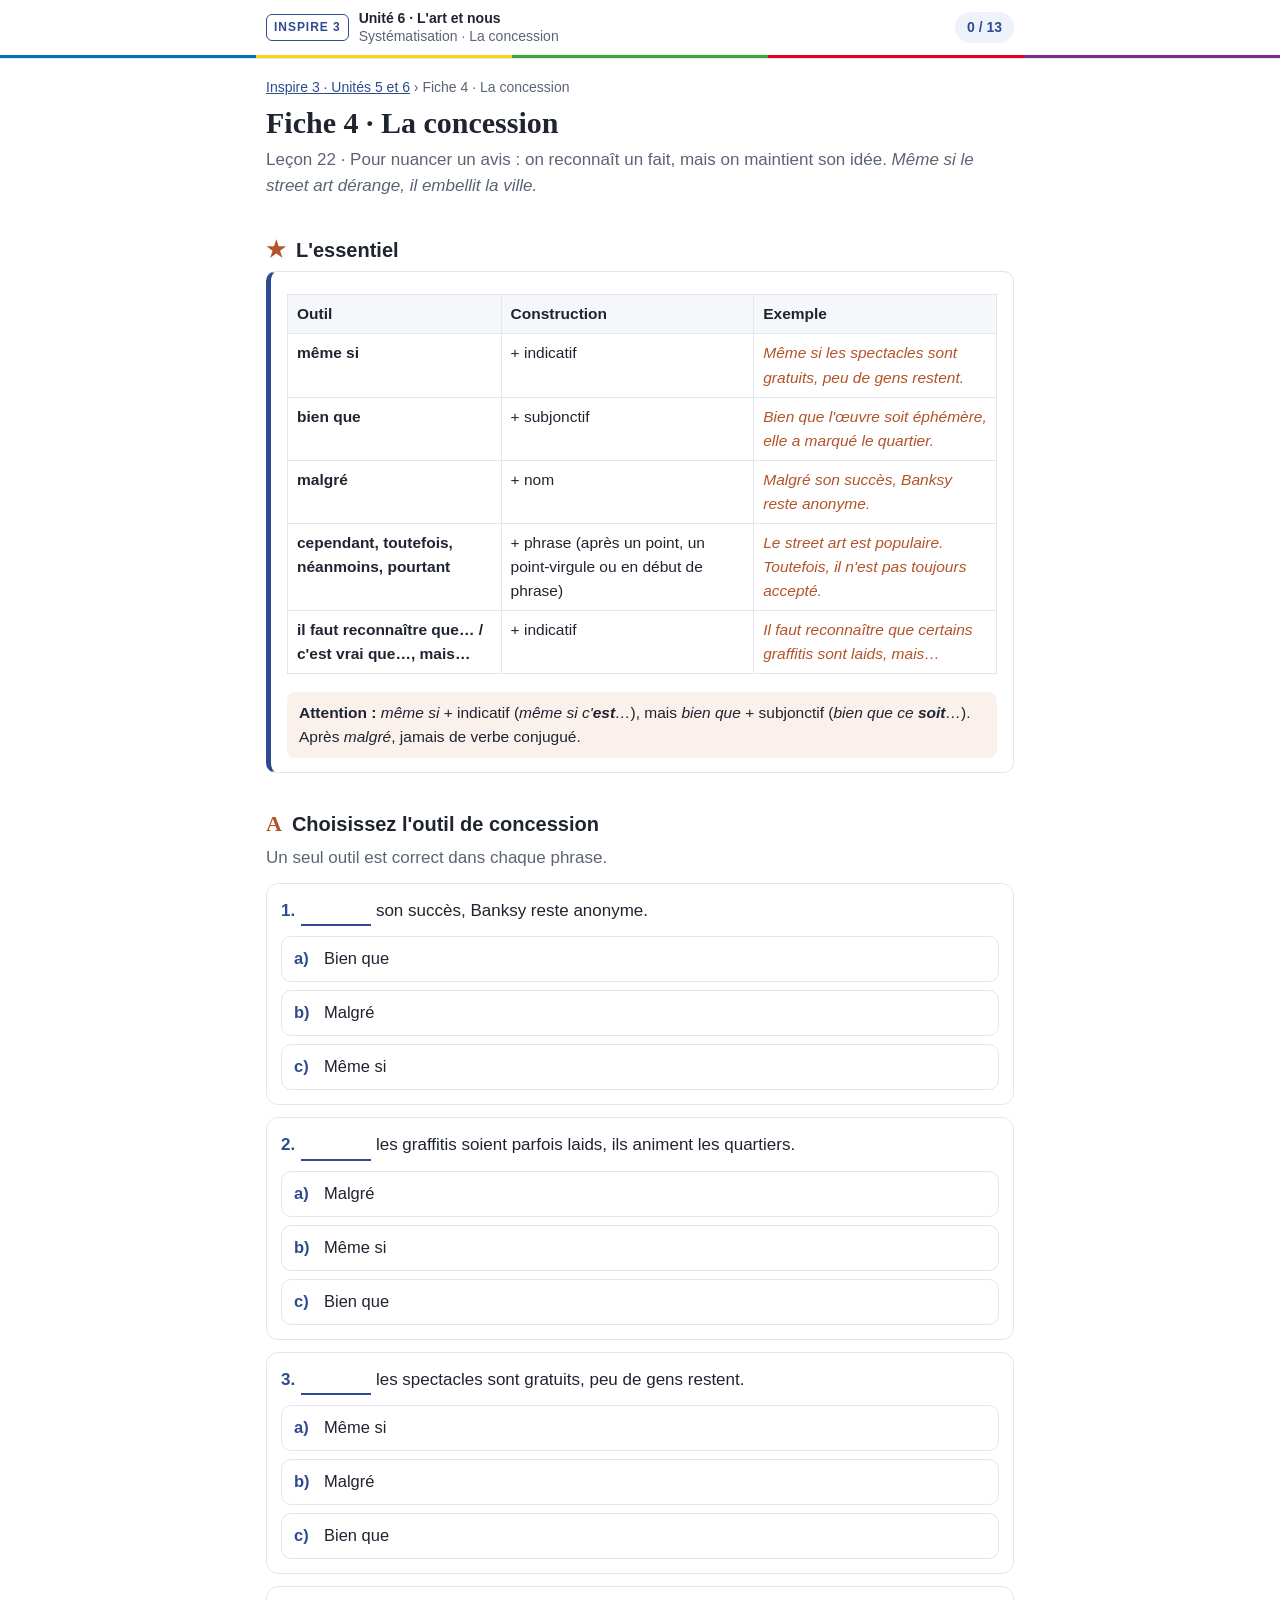
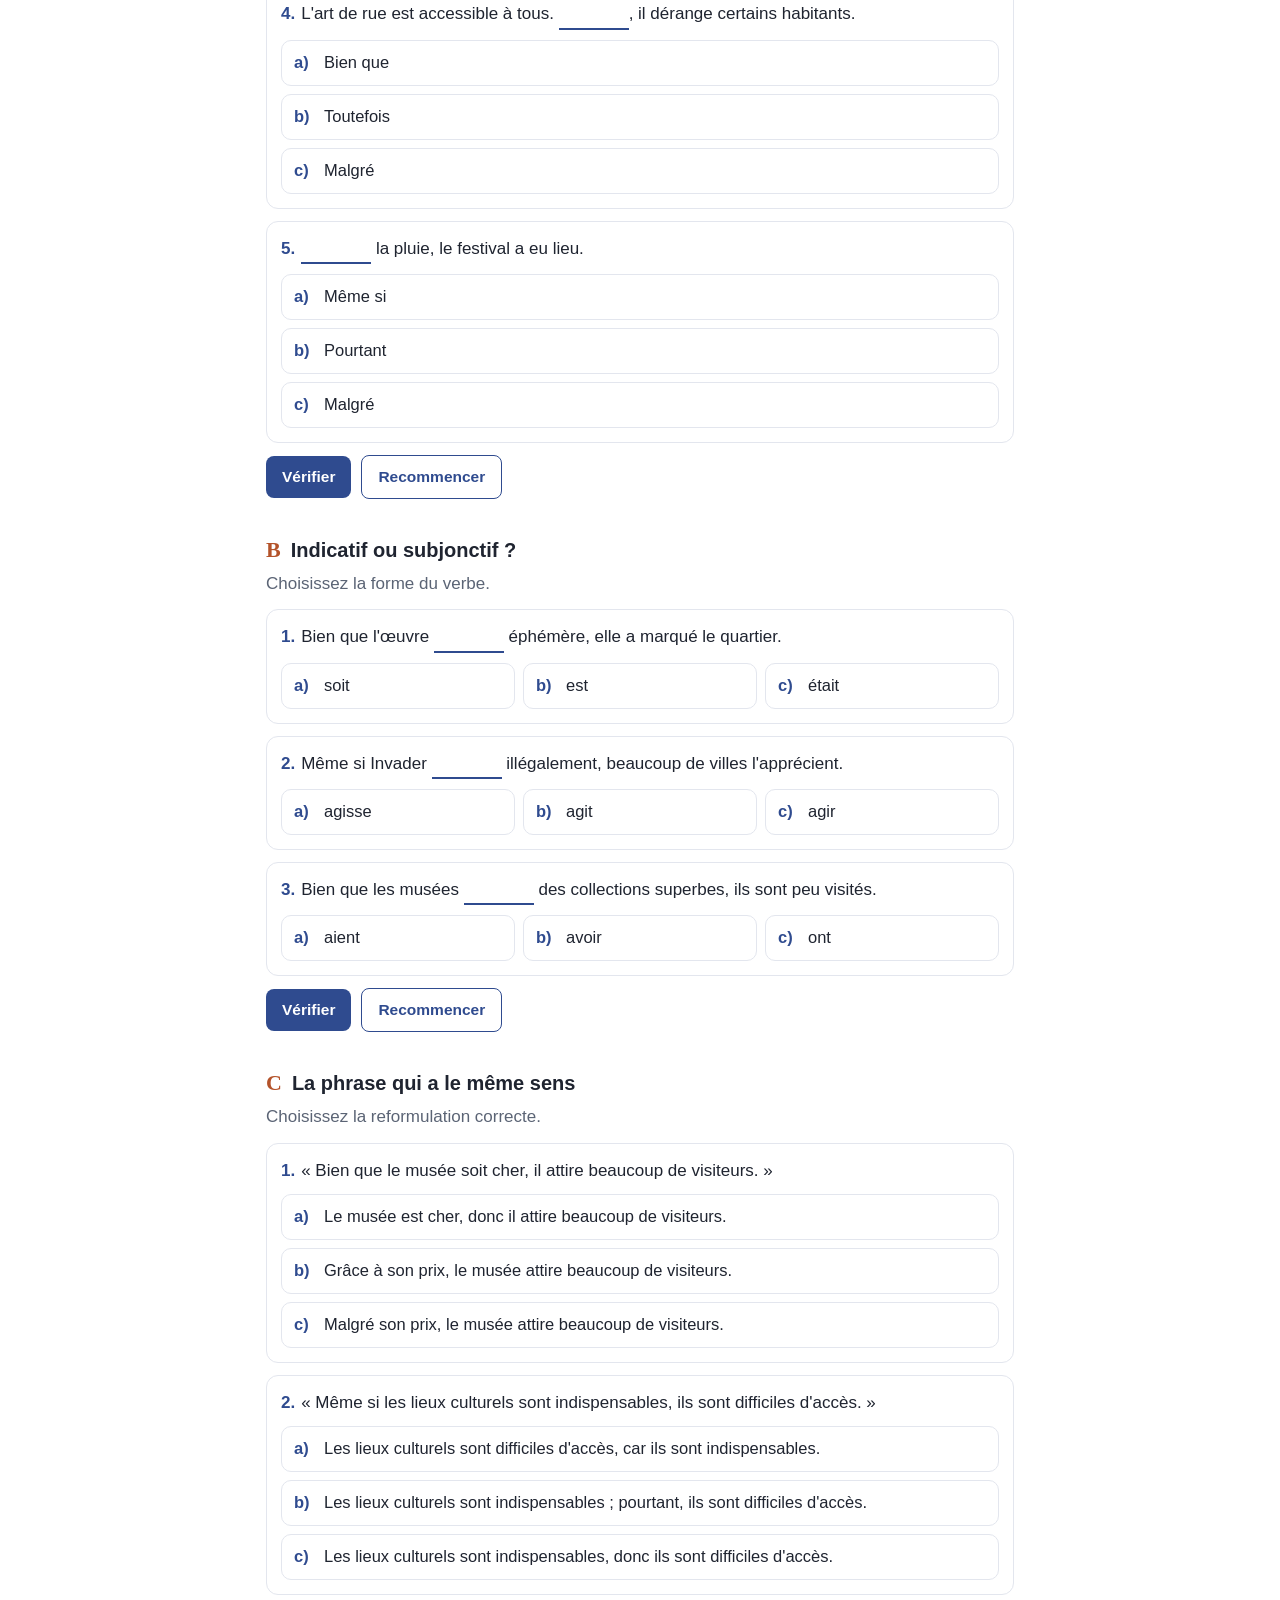
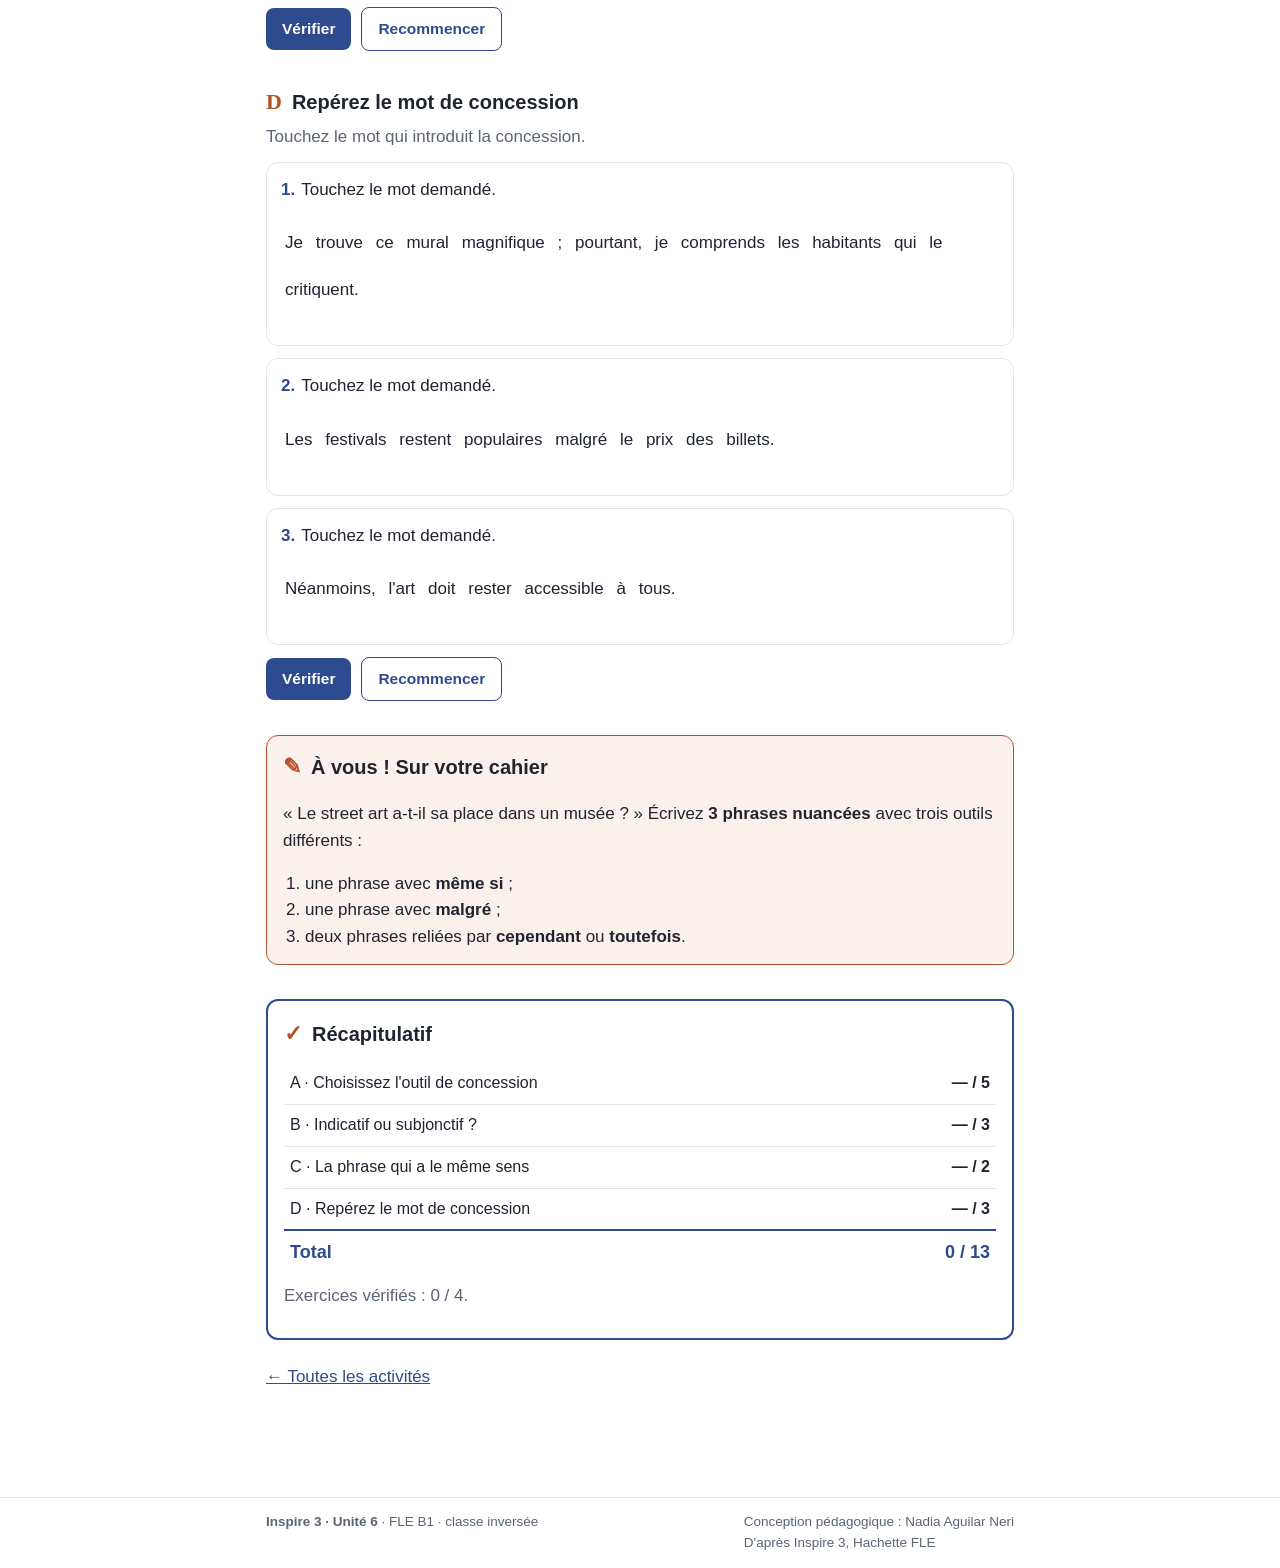
<file: u6-f4-concession.html>
<!DOCTYPE html>
<html lang="fr">
<head>
<meta charset="utf-8">
<meta name="viewport" content="width=device-width, initial-scale=1">
<title>Fiche 4 · La concession · Inspire 3 · Unité 6</title>
<style>
:root{
  --ink:#1f2430; --muted:#5b6475; --line:#e3e6ee; --soft:#f6f7fa;
  --accent:#2f4b8f; --accent-soft:#eef2fb; --warm:#b4532a; --warm-soft:#fbf1ec;
  --ok:#1f7a4d; --ok-soft:#eaf6ef; --ko:#b3261e; --ko-soft:#fcecea;
}
*{box-sizing:border-box}
html{-webkit-text-size-adjust:100%}
body{margin:0;background:#fff;color:var(--ink);
  font:17px/1.55 -apple-system,BlinkMacSystemFont,"Segoe UI",Roboto,"Helvetica Neue",Arial,sans-serif}
a{color:var(--accent)}
header.site{border-bottom:1px solid var(--line);background:#fff;position:sticky;top:0;z-index:5}
header.site .inner{max-width:780px;margin:0 auto;padding:10px 16px;display:flex;align-items:center;gap:12px;justify-content:space-between}
.brand{display:flex;align-items:center;gap:10px;text-decoration:none;color:var(--ink);min-width:0}
.badge{font-size:12px;font-weight:700;letter-spacing:.08em;color:var(--accent);border:1.5px solid var(--accent);border-radius:6px;padding:3px 7px;white-space:nowrap}
.brand-txt{font-size:14px;line-height:1.25;color:var(--muted);overflow:hidden;text-overflow:ellipsis}
.brand-txt b{color:var(--ink)}
.score-pill{font-size:14px;font-weight:600;color:var(--accent);background:var(--accent-soft);border-radius:999px;padding:5px 12px;white-space:nowrap}
.oif{display:flex;height:3px}.oif span{flex:1}
.oif span:nth-child(1){background:#0072bb}.oif span:nth-child(2){background:#fcd116}
.oif span:nth-child(3){background:#3aa935}.oif span:nth-child(4){background:#e2001a}.oif span:nth-child(5){background:#7b2d8e}
main{max-width:780px;margin:0 auto;padding:18px 16px 60px}
.crumb{font-size:14px;color:var(--muted);margin-bottom:6px}
h1{font-family:Georgia,"Times New Roman",serif;font-weight:700;font-size:30px;line-height:1.2;margin:4px 0 6px}
.lead{color:var(--muted);margin:0 0 18px}
h2{font-size:20px;margin:34px 0 4px;display:flex;gap:10px;align-items:baseline}
h2 .num{font-family:Georgia,serif;color:var(--warm);font-size:22px}
.consigne{color:var(--muted);margin:0 0 12px}
.essentiel{border:1px solid var(--line);border-left:5px solid var(--accent);border-radius:10px;padding:14px 16px;background:#fff}
.essentiel h3{margin:14px 0 6px;font-size:16px;color:var(--accent)}
.essentiel h3:first-child{margin-top:0}
.essentiel p{margin:6px 0}
.ex{color:var(--warm);font-style:italic}
table.regle{width:100%;border-collapse:collapse;font-size:15.5px;margin:8px 0}
table.regle th,table.regle td{border:1px solid var(--line);padding:7px 9px;text-align:left;vertical-align:top}
table.regle th{background:var(--soft);font-weight:600}
.tw{overflow-x:auto}
.attention{background:var(--warm-soft);border-radius:8px;padding:9px 12px;margin-top:10px;font-size:15.5px}
.item{border:1px solid var(--line);border-radius:12px;padding:14px;margin:12px 0;background:#fff}
.item .q{margin:0 0 10px}
.item .q .n{font-weight:700;color:var(--accent);margin-right:6px}
.gap{display:inline-block;min-width:70px;border-bottom:2px solid var(--accent);text-align:center;color:var(--accent);font-weight:600;padding:0 4px}
.opts{display:grid;gap:8px}
.opts.row{grid-template-columns:repeat(auto-fit,minmax(130px,1fr))}
button.opt{all:unset;box-sizing:border-box;display:flex;gap:8px;align-items:flex-start;min-height:46px;padding:10px 12px;
  border:1.5px solid var(--line);border-radius:10px;cursor:pointer;background:#fff;font-size:16.5px;line-height:1.35}
button.opt:hover{border-color:var(--accent)}
button.opt:focus-visible{outline:3px solid var(--accent-soft);border-color:var(--accent)}
button.opt .l{font-weight:700;color:var(--accent);min-width:22px}
button.opt.ok{border-color:var(--ok);background:var(--ok-soft)}
button.opt.ko{border-color:var(--ko);background:var(--ko-soft)}
button.opt[disabled]{cursor:default}
.fb{display:none;margin-top:10px;padding:9px 12px;border-radius:8px;font-size:15.5px}
.fb.show{display:block}
.fb.ok{background:var(--ok-soft);color:#14532d}
.fb.ko{background:var(--ko-soft);color:#7a1b16}
.fb .t{display:block;font-weight:700;margin-bottom:2px}
.words{display:flex;flex-wrap:wrap;gap:8px;margin:8px 0}
.chip{all:unset;cursor:pointer;padding:8px 12px;border:1.5px solid var(--line);border-radius:999px;background:#fff;font-size:16px;min-height:22px}
.chip:hover{border-color:var(--accent)}
.chip.used{opacity:.3;pointer-events:none}
.answer{min-height:52px;border:1.5px dashed #c9cfdc;border-radius:10px;padding:8px;display:flex;flex-wrap:wrap;gap:8px;align-items:center;background:var(--soft)}
.answer:empty::before{content:"Touchez les mots dans l'ordre…";color:#9aa2b1;font-size:15px;padding-left:4px}
.answer .chip{background:#fff;border-color:var(--accent)}
.actions{display:flex;gap:8px;margin-top:10px;flex-wrap:wrap}
button.btn{all:unset;cursor:pointer;padding:9px 16px;border-radius:8px;font-weight:600;font-size:15.5px;background:var(--accent);color:#fff}
button.btn.ghost{background:#fff;color:var(--accent);border:1.5px solid var(--accent)}
button.btn[disabled]{opacity:.4;cursor:default}
.sent{line-height:2.3}
.tok{all:unset;cursor:pointer;padding:3px 4px;border-radius:6px;border-bottom:2px solid transparent}
.tok:hover{background:var(--accent-soft)}
.tok.ok{background:var(--ok-soft);border-bottom-color:var(--ok)}
.tok.ko{background:var(--ko-soft);border-bottom-color:var(--ko)}
.tok[disabled]{cursor:default}
.passage{background:var(--soft);border-radius:10px;padding:14px 16px;line-height:1.9;margin:0 0 6px}
.passage .g{font-weight:700;color:var(--accent)}
.auto .opts{grid-template-columns:repeat(3,1fr)}
.auto button.opt{font-size:15px;padding:10px 8px;justify-content:center;text-align:center}
button.opt.sel{border-color:var(--accent);background:var(--accent-soft)}
.revoir{border:1.5px solid var(--accent);border-radius:12px;padding:14px 16px;margin-top:14px}
.revoir ul{margin:6px 0 0;padding-left:22px}
button.opt.sel,.tok.sel{border-color:var(--accent);background:var(--accent-soft)}
.tok.sel{border-bottom-color:var(--accent)}
.answer.is-ok{border-color:var(--ok);border-style:solid}.answer.is-ko{border-color:var(--ko);border-style:solid}
.ex-actions{display:flex;flex-wrap:wrap;gap:10px;align-items:center;margin:4px 0 6px}
.ex-score{font-weight:700;color:var(--accent)}
.ex-msg{flex-basis:100%;margin:0;color:var(--warm);font-size:15px}
.ex-msg:empty{display:none}
.res{margin-top:34px;border:2px solid var(--accent);border-radius:12px;padding:16px}
.res h2{margin-top:0}
.res table{width:100%;border-collapse:collapse;font-size:16px;margin:8px 0}
.res td{border-bottom:1px solid var(--line);padding:8px 6px}
.res td:last-child{text-align:right;white-space:nowrap;font-weight:600}
.res tr.tot td{border-bottom:none;border-top:2px solid var(--accent);font-weight:700;color:var(--accent);font-size:18px}
.res label{display:block;font-weight:600;margin:10px 0 4px}
.res input{display:block;width:100%;max-width:420px;font:inherit;padding:10px 12px;border:1.5px solid var(--line);border-radius:10px}
.res .btn[disabled]{opacity:.45}
.avous{border:1.5px solid var(--warm);border-radius:12px;padding:14px 16px;background:var(--warm-soft)}
.avous h2{margin-top:0}
.avous ol{margin:6px 0 0;padding-left:22px}
.bilan{margin-top:30px;border-radius:12px;padding:16px;background:var(--accent-soft);text-align:center}
.bilan .big{font-family:Georgia,serif;font-size:30px;font-weight:700;color:var(--accent)}
footer.site{border-top:1px solid var(--line);margin-top:30px}
footer.site .inner{max-width:780px;margin:0 auto;padding:14px 16px;font-size:13.5px;color:var(--muted);display:flex;justify-content:space-between;gap:12px;flex-wrap:wrap}
.cards{display:grid;gap:12px;grid-template-columns:repeat(auto-fit,minmax(220px,1fr));margin-top:16px}
.card{display:block;text-decoration:none;color:var(--ink);border:1px solid var(--line);border-radius:12px;padding:16px;background:#fff}
.card:hover{border-color:var(--accent)}
.card .k{font-family:Georgia,serif;color:var(--warm);font-size:15px}
.card h3{margin:4px 0 6px;font-size:19px}
.card p{margin:0;color:var(--muted);font-size:15px}
@media (max-width:520px){h1{font-size:25px}.brand-txt{display:none}body{font-size:16.5px}}
</style>
</head>
<body data-key="u6-f4-concession" data-titre="Fiche 4 · La concession">
<header class="site">
  <div class="inner">
    <a class="brand" href="index.html#grammaire-u6"><span class="badge">INSPIRE 3</span>
      <span class="brand-txt"><b>Unité 6 · L'art et nous</b><br>Systématisation · La concession</span></a>
    <span class="score-pill" id="score" aria-live="polite">0 / 0</span>
  </div>
  <div class="oif"><span></span><span></span><span></span><span></span><span></span></div>
</header>
<main>
  <div class="crumb"><a href="index.html#grammaire-u6">Inspire 3 · Unités 5 et 6</a> › Fiche 4 · La concession</div>
  <h1>Fiche 4 · La concession</h1>
  <p class="lead">Leçon 22 · Pour nuancer un avis : on reconnaît un fait, mais on maintient son idée. <em>Même si le street art dérange, il embellit la ville.</em></p>
  <h2><span class="num">★</span>L'essentiel</h2>
  <div class="essentiel">
<div class="tw"><table class="regle"><tr><th>Outil</th><th>Construction</th><th>Exemple</th></tr>
<tr><td><b>même si</b></td><td>+ indicatif</td><td class="ex">Même si les spectacles sont gratuits, peu de gens restent.</td></tr>
<tr><td><b>bien que</b></td><td>+ subjonctif</td><td class="ex">Bien que l'œuvre soit éphémère, elle a marqué le quartier.</td></tr>
<tr><td><b>malgré</b></td><td>+ nom</td><td class="ex">Malgré son succès, Banksy reste anonyme.</td></tr>
<tr><td><b>cependant, toutefois, néanmoins, pourtant</b></td><td>+ phrase (après un point, un point-virgule ou en début de phrase)</td><td class="ex">Le street art est populaire. Toutefois, il n'est pas toujours accepté.</td></tr>
<tr><td><b>il faut reconnaître que… / c'est vrai que…, mais…</b></td><td>+ indicatif</td><td class="ex">Il faut reconnaître que certains graffitis sont laids, mais…</td></tr></table></div>
<div class="attention"><b>Attention :</b> <em>même si</em> + indicatif (<em>même si c'<b>est</b>…</em>), mais <em>bien que</em> + subjonctif (<em>bien que ce <b>soit</b>…</em>). Après <em>malgré</em>, jamais de verbe conjugué.</div>
</div>
  <section data-ex="ex1"><h2><span class="num">A</span>Choisissez l'outil de concession</h2><p class="consigne">Un seul outil est correct dans chaque phrase.</p></section><section data-ex="ex2"><h2><span class="num">B</span>Indicatif ou subjonctif ?</h2><p class="consigne">Choisissez la forme du verbe.</p></section><section data-ex="ex3"><h2><span class="num">C</span>La phrase qui a le même sens</h2><p class="consigne">Choisissez la reformulation correcte.</p></section><section data-ex="ex4"><h2><span class="num">D</span>Repérez le mot de concession</h2><p class="consigne">Touchez le mot qui introduit la concession.</p></section>
  <section class="avous" style="margin-top:34px"><h2><span class="num">✎</span>À vous ! Sur votre cahier</h2><p>« Le street art a-t-il sa place dans un musée ? » Écrivez <b>3 phrases nuancées</b> avec trois outils différents :</p>
<ol><li>une phrase avec <b>même si</b> ;</li><li>une phrase avec <b>malgré</b> ;</li><li>deux phrases reliées par <b>cependant</b> ou <b>toutefois</b>.</li></ol></section>
  <section class="res" aria-labelledby="res-h"><h2 id="res-h"><span class="num">✓</span>Récapitulatif</h2>
    <div class="tw"><table id="resultats"><tbody></tbody></table></div>
    <p class="consigne" id="res-etat"></p>
  </section>
  <p style="margin-top:24px"><a href="index.html#grammaire-u6">← Toutes les activités</a></p>
</main>
<footer class="site"><div class="inner"><div><b>Inspire 3 · Unité 6</b> · FLE B1 · classe inversée</div>
<div>Conception pédagogique : Nadia Aguilar Neri<br>D'après Inspire 3, Hachette FLE</div></div></footer>
<script>const DATA = {"ex1": {"title": "Choisissez l'outil de concession", "consigne": "Un seul outil est correct dans chaque phrase.", "items": [{"q": "___ son succès, Banksy reste anonyme.", "opts": ["Même si", "Malgré", "Bien que"], "a": 1, "why": "Devant un nom (<em>son succès</em>) → <b>malgré</b>."}, {"q": "___ les graffitis soient parfois laids, ils animent les quartiers.", "opts": ["Même si", "Malgré", "Bien que"], "a": 2, "why": "<em>soient</em> est un subjonctif → <b>bien que</b>."}, {"q": "___ les spectacles sont gratuits, peu de gens restent.", "opts": ["Même si", "Malgré", "Bien que"], "a": 0, "why": "<em>sont</em> est un indicatif → <b>même si</b>."}, {"q": "L'art de rue est accessible à tous. ___, il dérange certains habitants.", "opts": ["Malgré", "Toutefois", "Bien que"], "a": 1, "why": "En début de phrase, suivi d'une virgule → <b>toutefois</b> (ou cependant, néanmoins)."}, {"q": "___ la pluie, le festival a eu lieu.", "opts": ["Malgré", "Même si", "Pourtant"], "a": 0, "why": "Devant un nom (<em>la pluie</em>) → <b>malgré</b>."}]}, "ex2": {"title": "Indicatif ou subjonctif ?", "consigne": "Choisissez la forme du verbe.", "items": [{"q": "Bien que l'œuvre ___ éphémère, elle a marqué le quartier.", "opts": ["est", "soit", "était"], "a": 1, "row": true, "why": "<b>bien que</b> + subjonctif."}, {"q": "Même si Invader ___ illégalement, beaucoup de villes l'apprécient.", "opts": ["agit", "agisse", "agir"], "a": 0, "row": true, "why": "<b>même si</b> + indicatif."}, {"q": "Bien que les musées ___ des collections superbes, ils sont peu visités.", "opts": ["ont", "aient", "avoir"], "a": 1, "row": true, "why": "<b>bien que</b> + subjonctif : qu'ils <b>aient</b>."}]}, "ex3": {"title": "La phrase qui a le même sens", "consigne": "Choisissez la reformulation correcte.", "items": [{"q": "« Bien que le musée soit cher, il attire beaucoup de visiteurs. »", "opts": ["Malgré son prix, le musée attire beaucoup de visiteurs.", "Grâce à son prix, le musée attire beaucoup de visiteurs.", "Le musée est cher, donc il attire beaucoup de visiteurs."], "a": 0, "why": "<b>malgré</b> + nom garde l'idée de concession ; <em>grâce à</em> et <em>donc</em> expriment la cause et la conséquence."}, {"q": "« Même si les lieux culturels sont indispensables, ils sont difficiles d'accès. »", "opts": ["Les lieux culturels sont difficiles d'accès, car ils sont indispensables.", "Les lieux culturels sont indispensables ; pourtant, ils sont difficiles d'accès.", "Les lieux culturels sont indispensables, donc ils sont difficiles d'accès."], "a": 1, "why": "<b>pourtant</b> exprime la même opposition que <em>même si</em>."}]}, "ex4": {"title": "Repérez le mot de concession", "consigne": "Touchez le mot qui introduit la concession.", "type": "tap", "items": [{"s": "Je trouve ce mural magnifique ; pourtant, je comprends les habitants qui le critiquent.", "target": ["pourtant"], "why": "<b>pourtant</b> introduit une idée qui s'oppose à la première."}, {"s": "Les festivals restent populaires malgré le prix des billets.", "target": ["malgré"], "why": "<b>malgré</b> + nom (<em>le prix des billets</em>)."}, {"s": "Néanmoins, l'art doit rester accessible à tous.", "target": ["Néanmoins,"], "why": "<b>néanmoins</b>, en début de phrase."}]}};</script>
<script>
const L = "abcdefghij";
const PAGE = document.body.dataset.key, TITRE = document.body.dataset.titre;
const EXOS = [];               // un objet par exercice noté
function shuffleIdx(n){ const a=[...Array(n).keys()]; for(let i=n-1;i>0;i--){const j=Math.floor(Math.random()*(i+1)); [a[i],a[j]]=[a[j],a[i]];} return a; }
function norm(s){ return s.toLowerCase().replace(/[’']/g,"'").replace(/'\s+/g,"'").replace(/[.,;:!?«»]/g,'').replace(/\s+/g,' ').trim(); }
function fbHTML(ok, why, right){ return '<span class="t">'+(ok?'Correct !':'Pas tout à fait.')+'</span>'+(right && !ok ? 'Réponse : <em>'+right+'</em>. ' : '')+(why||''); }

/* ---------- rendu des items (réponse choisie, corrigée au clic sur « Vérifier ») ---------- */
function renderQcm(box, it, n, fixe){
  const q = it.q.replace('___','<span class="gap">&nbsp;</span>');
  box.innerHTML = '<p class="q"><span class="n">'+n+'.</span>'+q+'</p><div class="opts'+(it.row?' row':'')+'"></div><div class="fb"></div>';
  const opts = box.querySelector('.opts'); const order = fixe ? [...it.opts.keys()] : shuffleIdx(it.opts.length);
  const item = { box, sel:null, answered(){ return this.sel!==null; },
    check(){ const ok = this.sel===it.a; opts.querySelectorAll('button').forEach(b=>{ b.disabled=true; const oi=+b.dataset.oi; if(oi===it.a) b.classList.add('ok'); else if(oi===this.sel) b.classList.add('ko'); });
      const g=box.querySelector('.gap'); if(g) g.textContent = it.fill || it.opts[it.a];
      const f=box.querySelector('.fb'); f.className='fb show '+(ok?'ok':'ko'); f.innerHTML=fbHTML(ok,it.why,it.opts[it.a]); return ok; } };
  order.forEach((oi,pos)=>{ const b=document.createElement('button'); b.className='opt'; b.type='button'; b.dataset.oi=oi;
    b.innerHTML='<span class="l">'+L[pos]+')</span><span>'+it.opts[oi]+'</span>';
    b.onclick=()=>{ opts.querySelectorAll('button').forEach(x=>x.classList.remove('sel')); b.classList.add('sel'); item.sel=oi; };
    opts.appendChild(b); });
  return item;
}
function renderOrder(box, it, n){
  box.innerHTML = '<p class="q"><span class="n">'+n+'.</span>'+(it.q||'Remettez les mots dans l\'ordre.')+'</p><div class="answer"></div><div class="words"></div><div class="actions"><button class="btn ghost" type="button">Effacer</button></div><div class="fb"></div>';
  const ans=box.querySelector('.answer'), pool=box.querySelector('.words'), clr=box.querySelector('.actions button');
  let locked=false;
  it.words.forEach(w=>{ const c=document.createElement('button'); c.className='chip'; c.type='button'; c.textContent=w;
    c.onclick=()=>{ if(locked) return; c.classList.add('used'); const a=document.createElement('button'); a.className='chip'; a.type='button'; a.textContent=w;
      a.onclick=()=>{ if(locked) return; a.remove(); c.classList.remove('used'); }; ans.appendChild(a); };
    pool.appendChild(c); });
  clr.onclick=()=>{ if(locked) return; ans.innerHTML=''; pool.querySelectorAll('.chip').forEach(c=>c.classList.remove('used')); };
  return { box, answered(){ return ans.children.length>0; },
    check(){ locked=true; clr.disabled=true; const got=[...ans.children].map(x=>x.textContent).join(' ');
      const ok = !!got && (norm(got)===norm(it.answer) || (it.alt||[]).some(a=>norm(a)===norm(got)));
      ans.classList.add(ok?'is-ok':'is-ko'); const f=box.querySelector('.fb'); f.className='fb show '+(ok?'ok':'ko'); f.innerHTML=fbHTML(ok,it.why,it.answer); return ok; } };
}
function renderTap(box, it, n){
  box.innerHTML = '<p class="q"><span class="n">'+n+'.</span>'+(it.q||'Touchez le mot demandé.')+'</p><p class="sent"></p><div class="fb"></div>';
  const s=box.querySelector('.sent'); const T=it.target.map(norm); const item={ box, sel:null, answered(){ return this.sel!==null; },
    check(){ const ok = this.sel!==null && T.includes(norm(this.sel.textContent));
      s.querySelectorAll('.tok').forEach(x=>{ x.disabled=true; if(T.includes(norm(x.textContent))) x.classList.add('ok'); });
      if(!ok && this.sel) this.sel.classList.add('ko');
      const f=box.querySelector('.fb'); f.className='fb show '+(ok?'ok':'ko'); f.innerHTML=fbHTML(ok,it.why,null); return ok; } };
  it.s.split(' ').forEach(t=>{ const b=document.createElement('button'); b.type='button'; b.className='tok'; b.textContent=t;
    b.onclick=()=>{ s.querySelectorAll('.tok').forEach(x=>x.classList.remove('sel')); b.classList.add('sel'); item.sel=b; };
    s.appendChild(b); s.appendChild(document.createTextNode(' ')); });
  return item;
}
const AUTO = {};
function renderAuto(box, it, n){
  box.classList.add('auto');
  box.innerHTML = '<p class="q"><span class="n">'+n+'.</span>'+it.q+'</p><div class="opts row"></div>';
  const opts = box.querySelector('.opts');
  ['Je sais faire','Presque','Pas encore'].forEach((o,i)=>{ const b=document.createElement('button'); b.type='button'; b.className='opt'; b.textContent=o;
    b.onclick=()=>{ opts.querySelectorAll('button').forEach(x=>x.classList.remove('sel')); b.classList.add('sel'); AUTO[n]= i>0 ? it : null; showRevoir(); };
    opts.appendChild(b); });
}
function showRevoir(){ const r=document.getElementById('revoir'); if(!r) return;
  const list = Object.values(AUTO).filter(Boolean);
  if(!list.length){ r.hidden=true; return; }
  r.hidden=false; r.querySelector('ul').innerHTML = list.map(it=>'<li>'+it.q+' → '+it.go+'</li>').join(''); }

/* ---------- montage d'un exercice : « Vérifier » / « Recommencer » ---------- */
function mount(sec, exIndex){
  const ex = DATA[sec.dataset.ex]; const t0 = ex.type;
  if(t0==='auto'){ let n=0; ex.items.forEach(it=>{ n++; const box=document.createElement('div'); box.className='item'; sec.insertBefore(box, sec.querySelector('.sec-after')); renderAuto(box,it,n); }); return; }
  const holder=document.createElement('div'); sec.insertBefore(holder, sec.querySelector('.sec-after'));
  const act=document.createElement('div'); act.className='ex-actions';
  act.innerHTML='<button type="button" class="btn">Vérifier</button><button type="button" class="btn ghost">Recommencer</button><span class="ex-score" aria-live="polite"></span><p class="ex-msg" aria-live="polite"></p>';
  sec.insertBefore(act, sec.querySelector('.sec-after'));
  const [bV,bR]=act.querySelectorAll('button'), sc=act.querySelector('.ex-score'), msg=act.querySelector('.ex-msg');
  const E = { titre: sec.querySelector('h2').textContent.replace(/^[A-Z]/,'').trim(), lettre: sec.querySelector('h2 .num').textContent, total: ex.items.length, score: null, items: [] };
  EXOS[exIndex]=E;
  function build(){
    holder.innerHTML=''; E.items=[]; let n=0;
    ex.items.forEach(it=>{ n++; const box=document.createElement('div'); box.className='item'; holder.appendChild(box);
      const t = it.type || t0;
      E.items.push(t==='order' ? renderOrder(box,it,n) : t==='tap' ? renderTap(box,it,n) : renderQcm(box,it,n,ex.fixe)); });
  }
  bV.onclick=()=>{
    const empty = E.items.filter(i=>!i.answered()).length;
    if(empty && !bV.dataset.warned){ msg.textContent='Il reste '+empty+' question(s) sans réponse. Touchez encore « Vérifier » pour corriger quand même.'; bV.dataset.warned='1'; return; }
    delete bV.dataset.warned; msg.textContent='';
    let p=0; E.items.forEach(i=>{ if(i.check()) p++; }); E.score=p; bV.disabled=true;
    sc.textContent='Score : '+p+' / '+E.total;
    upd();
  };
  bR.onclick=()=>{ build(); E.score=null; bV.disabled=false; delete bV.dataset.warned; sc.textContent=''; msg.textContent=''; upd(); };
  build();
}

/* ---------- tableau récapitulatif ---------- */
function upd(){
  const P=EXOS.filter(Boolean); const pts=P.reduce((a,E)=>a+(E.score||0),0), max=P.reduce((a,E)=>a+E.total,0), faits=P.filter(E=>E.score!==null).length;
  document.getElementById('score').textContent = pts+' / '+max;
  document.querySelector('#resultats tbody').innerHTML = P.map(E=>'<tr><td>'+E.lettre+' · '+E.titre+'</td><td>'+(E.score===null?'— / '+E.total:E.score+' / '+E.total)+'</td></tr>').join('') + '<tr class="tot"><td>Total</td><td>'+pts+' / '+max+'</td></tr>';
  document.getElementById('res-etat').textContent = faits===P.length ? "Tous les exercices sont vérifiés. Faites une capture d'écran de ce tableau et remettez-la dans Classroom." : 'Exercices vérifiés : '+faits+' / '+P.length+'.';
}
document.querySelectorAll('[data-ex]').forEach((sec,i)=>mount(sec,i));
upd();
</script>
</body>
</html>
</file>
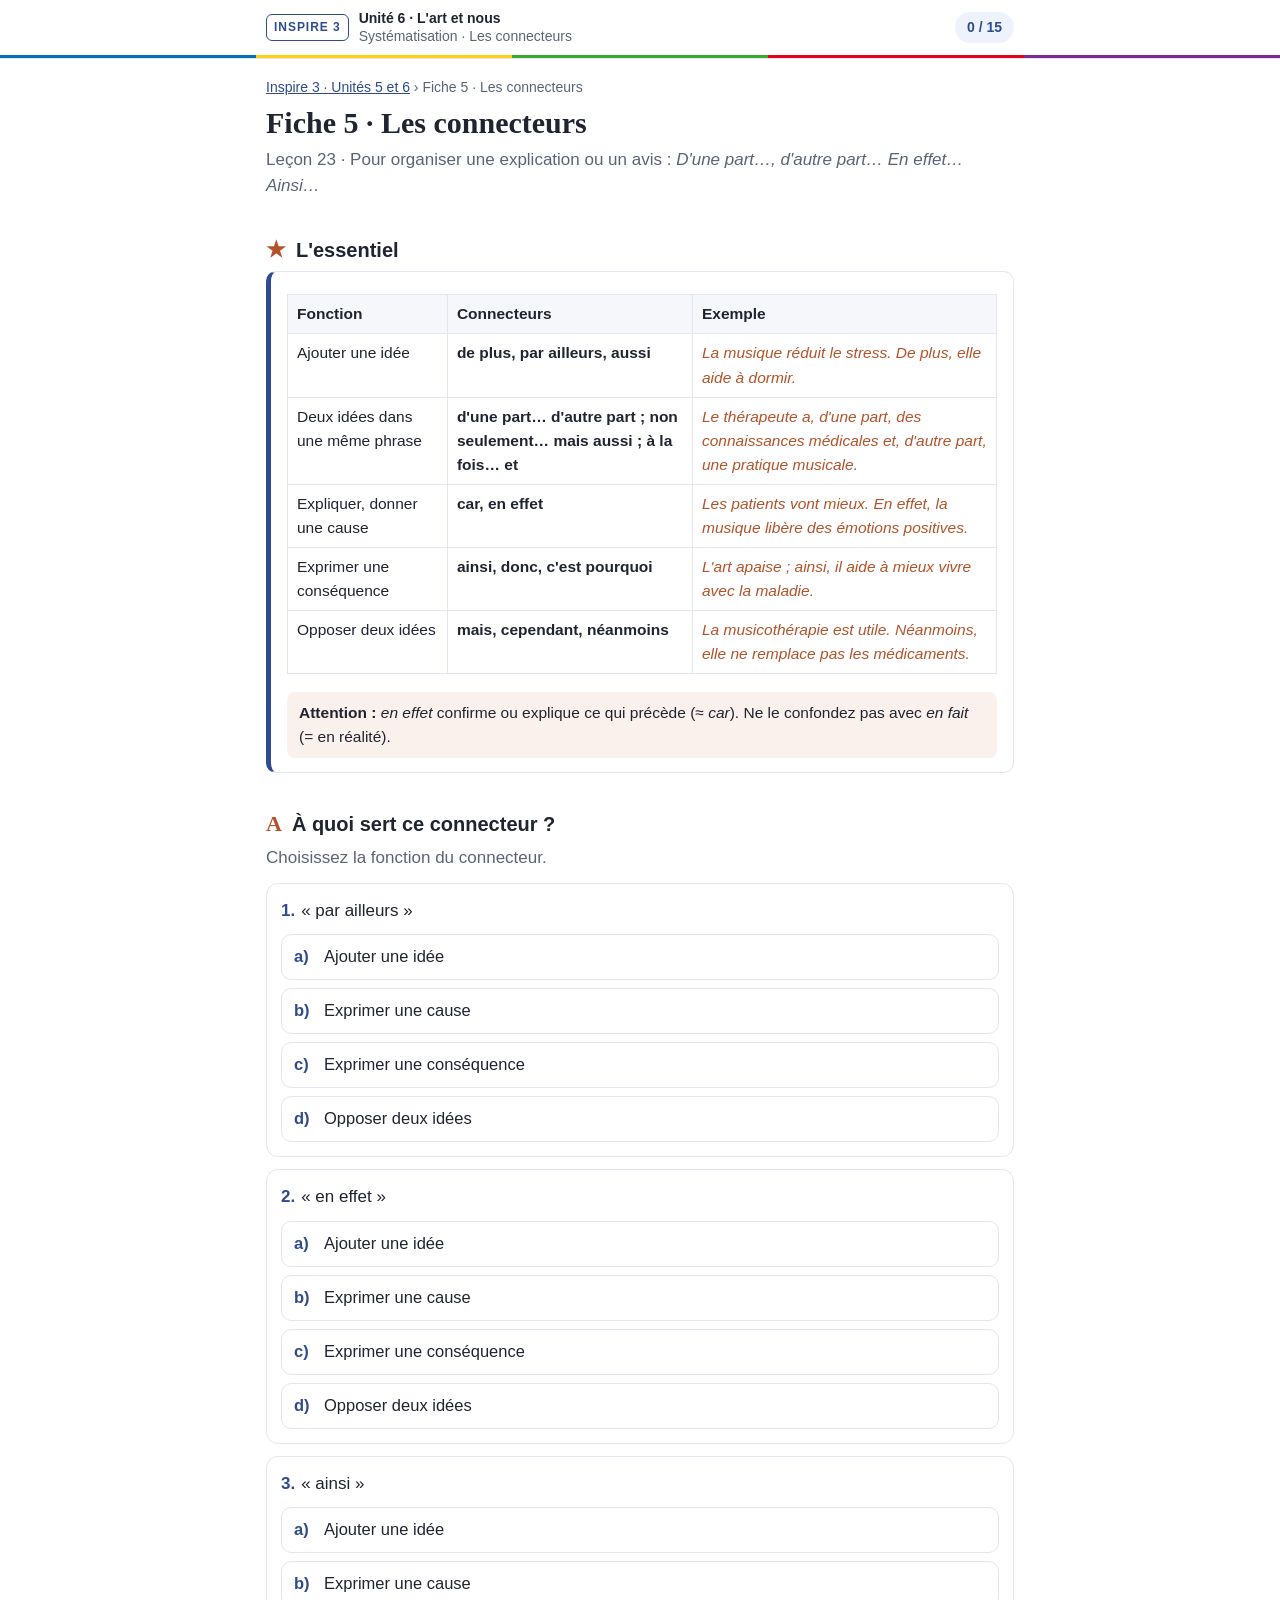
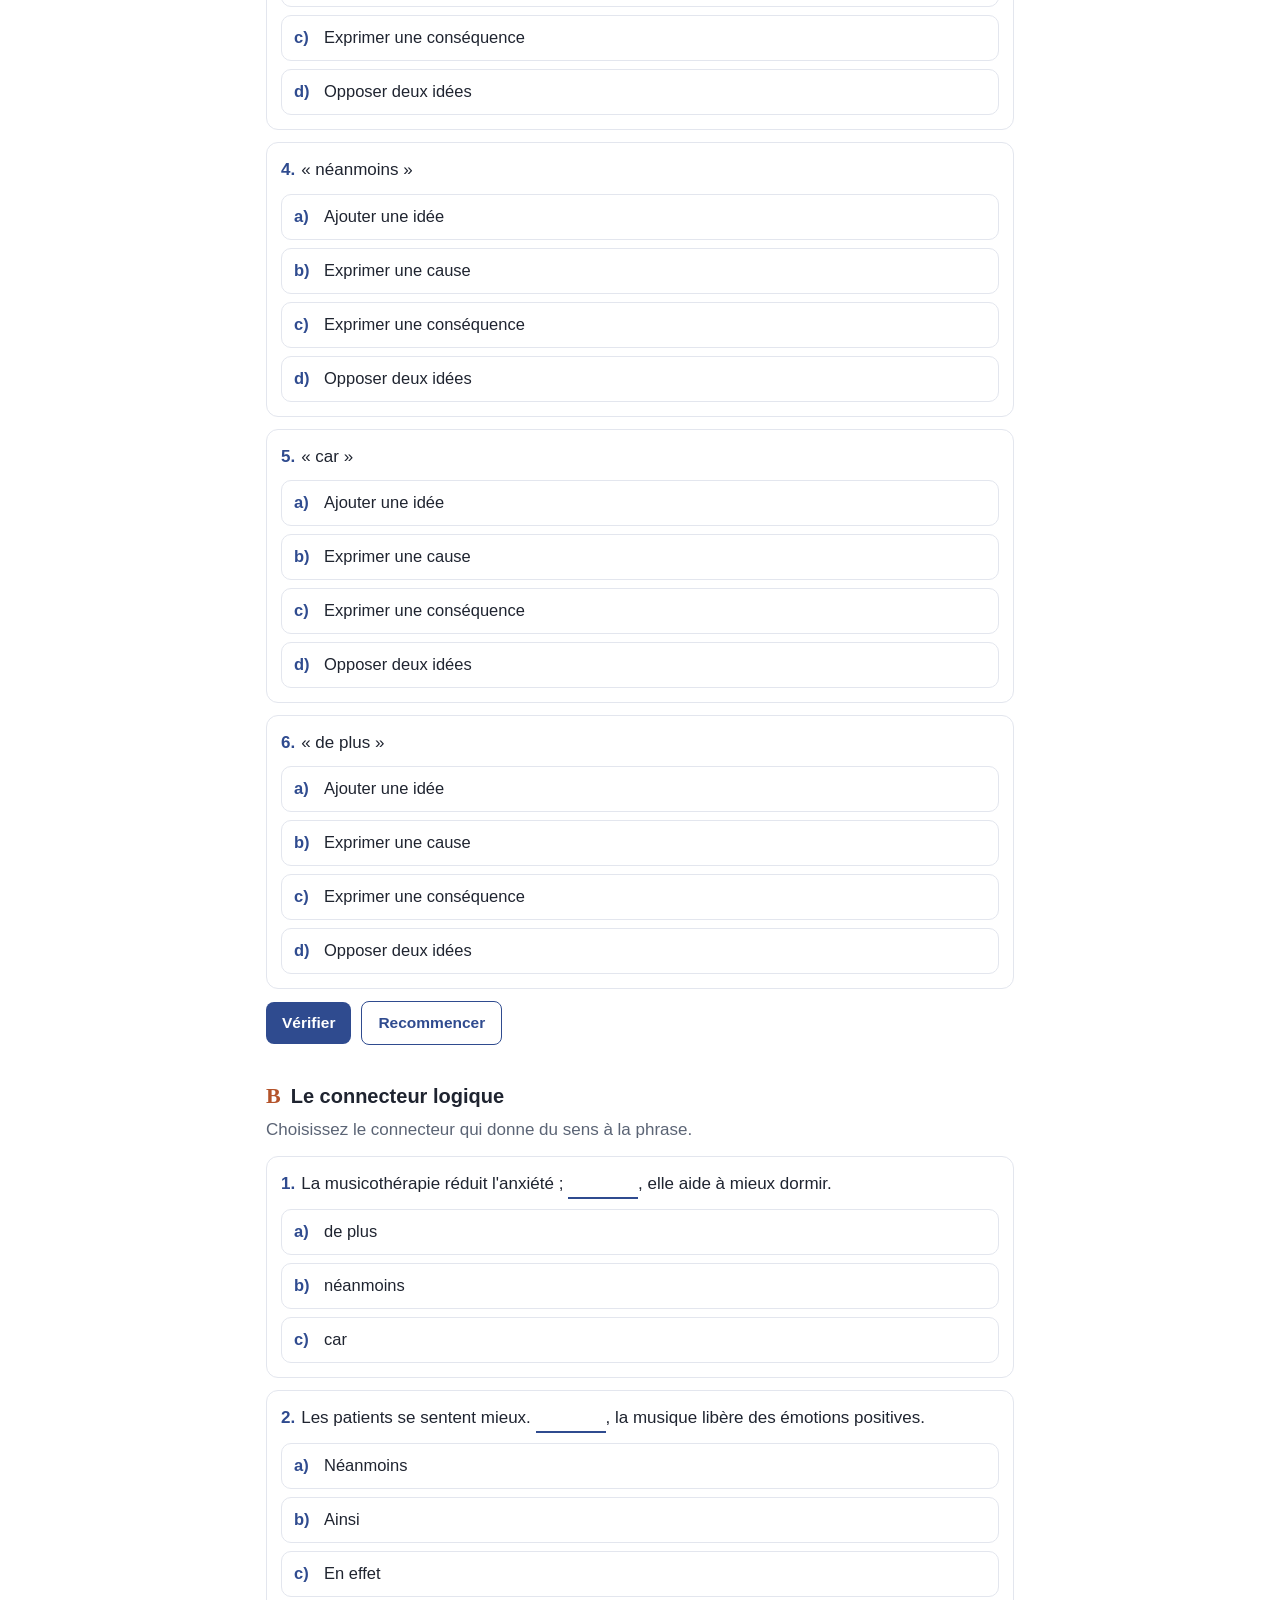
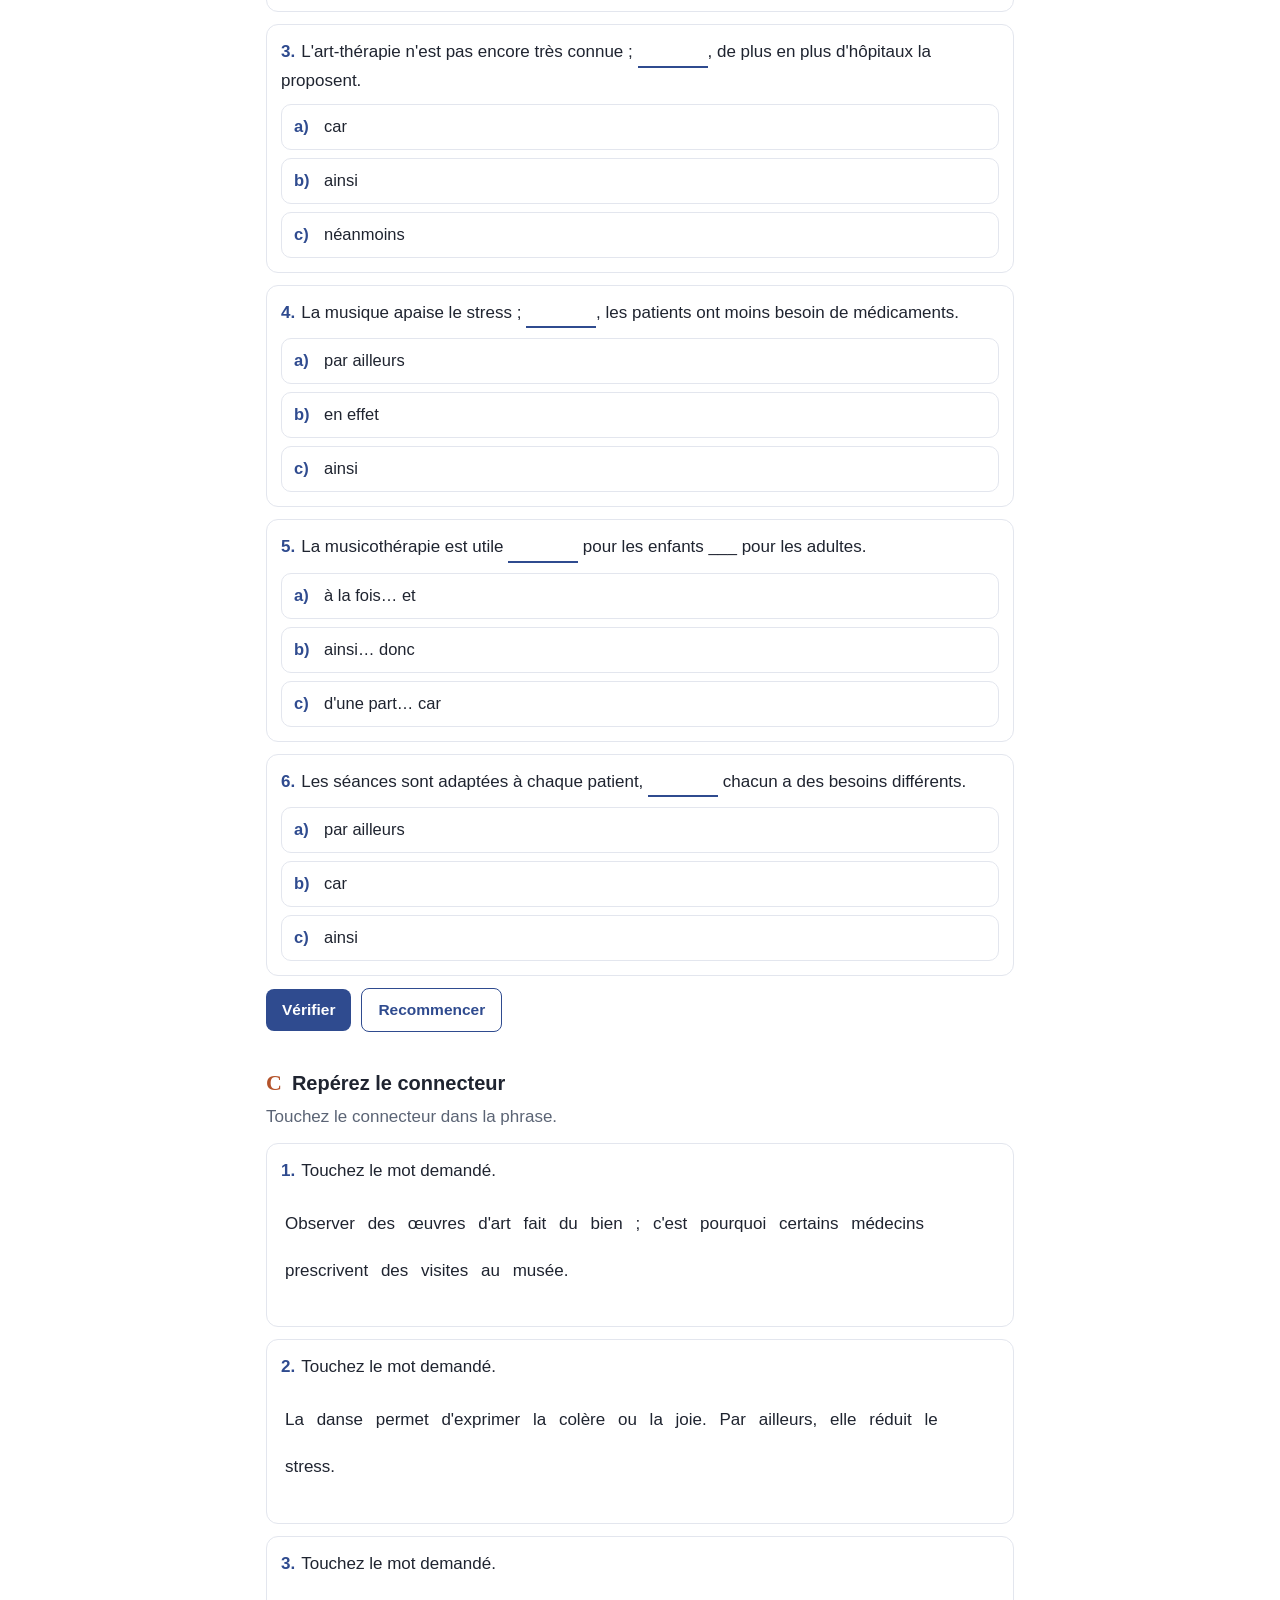
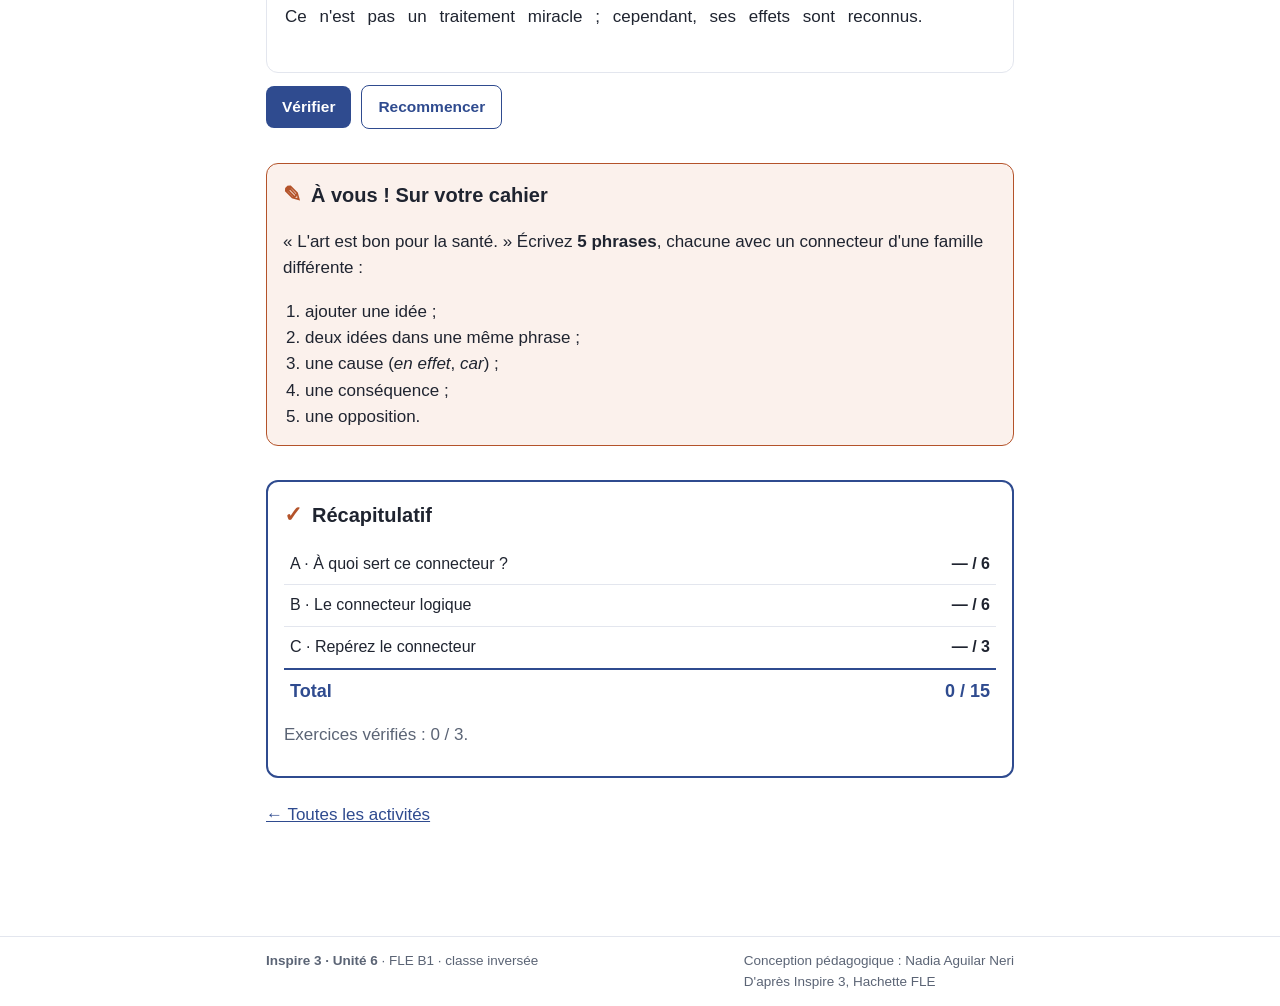
<file: u6-f5-connecteurs.html>
<!DOCTYPE html>
<html lang="fr">
<head>
<meta charset="utf-8">
<meta name="viewport" content="width=device-width, initial-scale=1">
<title>Fiche 5 · Les connecteurs · Inspire 3 · Unité 6</title>
<style>
:root{
  --ink:#1f2430; --muted:#5b6475; --line:#e3e6ee; --soft:#f6f7fa;
  --accent:#2f4b8f; --accent-soft:#eef2fb; --warm:#b4532a; --warm-soft:#fbf1ec;
  --ok:#1f7a4d; --ok-soft:#eaf6ef; --ko:#b3261e; --ko-soft:#fcecea;
}
*{box-sizing:border-box}
html{-webkit-text-size-adjust:100%}
body{margin:0;background:#fff;color:var(--ink);
  font:17px/1.55 -apple-system,BlinkMacSystemFont,"Segoe UI",Roboto,"Helvetica Neue",Arial,sans-serif}
a{color:var(--accent)}
header.site{border-bottom:1px solid var(--line);background:#fff;position:sticky;top:0;z-index:5}
header.site .inner{max-width:780px;margin:0 auto;padding:10px 16px;display:flex;align-items:center;gap:12px;justify-content:space-between}
.brand{display:flex;align-items:center;gap:10px;text-decoration:none;color:var(--ink);min-width:0}
.badge{font-size:12px;font-weight:700;letter-spacing:.08em;color:var(--accent);border:1.5px solid var(--accent);border-radius:6px;padding:3px 7px;white-space:nowrap}
.brand-txt{font-size:14px;line-height:1.25;color:var(--muted);overflow:hidden;text-overflow:ellipsis}
.brand-txt b{color:var(--ink)}
.score-pill{font-size:14px;font-weight:600;color:var(--accent);background:var(--accent-soft);border-radius:999px;padding:5px 12px;white-space:nowrap}
.oif{display:flex;height:3px}.oif span{flex:1}
.oif span:nth-child(1){background:#0072bb}.oif span:nth-child(2){background:#fcd116}
.oif span:nth-child(3){background:#3aa935}.oif span:nth-child(4){background:#e2001a}.oif span:nth-child(5){background:#7b2d8e}
main{max-width:780px;margin:0 auto;padding:18px 16px 60px}
.crumb{font-size:14px;color:var(--muted);margin-bottom:6px}
h1{font-family:Georgia,"Times New Roman",serif;font-weight:700;font-size:30px;line-height:1.2;margin:4px 0 6px}
.lead{color:var(--muted);margin:0 0 18px}
h2{font-size:20px;margin:34px 0 4px;display:flex;gap:10px;align-items:baseline}
h2 .num{font-family:Georgia,serif;color:var(--warm);font-size:22px}
.consigne{color:var(--muted);margin:0 0 12px}
.essentiel{border:1px solid var(--line);border-left:5px solid var(--accent);border-radius:10px;padding:14px 16px;background:#fff}
.essentiel h3{margin:14px 0 6px;font-size:16px;color:var(--accent)}
.essentiel h3:first-child{margin-top:0}
.essentiel p{margin:6px 0}
.ex{color:var(--warm);font-style:italic}
table.regle{width:100%;border-collapse:collapse;font-size:15.5px;margin:8px 0}
table.regle th,table.regle td{border:1px solid var(--line);padding:7px 9px;text-align:left;vertical-align:top}
table.regle th{background:var(--soft);font-weight:600}
.tw{overflow-x:auto}
.attention{background:var(--warm-soft);border-radius:8px;padding:9px 12px;margin-top:10px;font-size:15.5px}
.item{border:1px solid var(--line);border-radius:12px;padding:14px;margin:12px 0;background:#fff}
.item .q{margin:0 0 10px}
.item .q .n{font-weight:700;color:var(--accent);margin-right:6px}
.gap{display:inline-block;min-width:70px;border-bottom:2px solid var(--accent);text-align:center;color:var(--accent);font-weight:600;padding:0 4px}
.opts{display:grid;gap:8px}
.opts.row{grid-template-columns:repeat(auto-fit,minmax(130px,1fr))}
button.opt{all:unset;box-sizing:border-box;display:flex;gap:8px;align-items:flex-start;min-height:46px;padding:10px 12px;
  border:1.5px solid var(--line);border-radius:10px;cursor:pointer;background:#fff;font-size:16.5px;line-height:1.35}
button.opt:hover{border-color:var(--accent)}
button.opt:focus-visible{outline:3px solid var(--accent-soft);border-color:var(--accent)}
button.opt .l{font-weight:700;color:var(--accent);min-width:22px}
button.opt.ok{border-color:var(--ok);background:var(--ok-soft)}
button.opt.ko{border-color:var(--ko);background:var(--ko-soft)}
button.opt[disabled]{cursor:default}
.fb{display:none;margin-top:10px;padding:9px 12px;border-radius:8px;font-size:15.5px}
.fb.show{display:block}
.fb.ok{background:var(--ok-soft);color:#14532d}
.fb.ko{background:var(--ko-soft);color:#7a1b16}
.fb .t{display:block;font-weight:700;margin-bottom:2px}
.words{display:flex;flex-wrap:wrap;gap:8px;margin:8px 0}
.chip{all:unset;cursor:pointer;padding:8px 12px;border:1.5px solid var(--line);border-radius:999px;background:#fff;font-size:16px;min-height:22px}
.chip:hover{border-color:var(--accent)}
.chip.used{opacity:.3;pointer-events:none}
.answer{min-height:52px;border:1.5px dashed #c9cfdc;border-radius:10px;padding:8px;display:flex;flex-wrap:wrap;gap:8px;align-items:center;background:var(--soft)}
.answer:empty::before{content:"Touchez les mots dans l'ordre…";color:#9aa2b1;font-size:15px;padding-left:4px}
.answer .chip{background:#fff;border-color:var(--accent)}
.actions{display:flex;gap:8px;margin-top:10px;flex-wrap:wrap}
button.btn{all:unset;cursor:pointer;padding:9px 16px;border-radius:8px;font-weight:600;font-size:15.5px;background:var(--accent);color:#fff}
button.btn.ghost{background:#fff;color:var(--accent);border:1.5px solid var(--accent)}
button.btn[disabled]{opacity:.4;cursor:default}
.sent{line-height:2.3}
.tok{all:unset;cursor:pointer;padding:3px 4px;border-radius:6px;border-bottom:2px solid transparent}
.tok:hover{background:var(--accent-soft)}
.tok.ok{background:var(--ok-soft);border-bottom-color:var(--ok)}
.tok.ko{background:var(--ko-soft);border-bottom-color:var(--ko)}
.tok[disabled]{cursor:default}
.passage{background:var(--soft);border-radius:10px;padding:14px 16px;line-height:1.9;margin:0 0 6px}
.passage .g{font-weight:700;color:var(--accent)}
.auto .opts{grid-template-columns:repeat(3,1fr)}
.auto button.opt{font-size:15px;padding:10px 8px;justify-content:center;text-align:center}
button.opt.sel{border-color:var(--accent);background:var(--accent-soft)}
.revoir{border:1.5px solid var(--accent);border-radius:12px;padding:14px 16px;margin-top:14px}
.revoir ul{margin:6px 0 0;padding-left:22px}
button.opt.sel,.tok.sel{border-color:var(--accent);background:var(--accent-soft)}
.tok.sel{border-bottom-color:var(--accent)}
.answer.is-ok{border-color:var(--ok);border-style:solid}.answer.is-ko{border-color:var(--ko);border-style:solid}
.ex-actions{display:flex;flex-wrap:wrap;gap:10px;align-items:center;margin:4px 0 6px}
.ex-score{font-weight:700;color:var(--accent)}
.ex-msg{flex-basis:100%;margin:0;color:var(--warm);font-size:15px}
.ex-msg:empty{display:none}
.res{margin-top:34px;border:2px solid var(--accent);border-radius:12px;padding:16px}
.res h2{margin-top:0}
.res table{width:100%;border-collapse:collapse;font-size:16px;margin:8px 0}
.res td{border-bottom:1px solid var(--line);padding:8px 6px}
.res td:last-child{text-align:right;white-space:nowrap;font-weight:600}
.res tr.tot td{border-bottom:none;border-top:2px solid var(--accent);font-weight:700;color:var(--accent);font-size:18px}
.res label{display:block;font-weight:600;margin:10px 0 4px}
.res input{display:block;width:100%;max-width:420px;font:inherit;padding:10px 12px;border:1.5px solid var(--line);border-radius:10px}
.res .btn[disabled]{opacity:.45}
.avous{border:1.5px solid var(--warm);border-radius:12px;padding:14px 16px;background:var(--warm-soft)}
.avous h2{margin-top:0}
.avous ol{margin:6px 0 0;padding-left:22px}
.bilan{margin-top:30px;border-radius:12px;padding:16px;background:var(--accent-soft);text-align:center}
.bilan .big{font-family:Georgia,serif;font-size:30px;font-weight:700;color:var(--accent)}
footer.site{border-top:1px solid var(--line);margin-top:30px}
footer.site .inner{max-width:780px;margin:0 auto;padding:14px 16px;font-size:13.5px;color:var(--muted);display:flex;justify-content:space-between;gap:12px;flex-wrap:wrap}
.cards{display:grid;gap:12px;grid-template-columns:repeat(auto-fit,minmax(220px,1fr));margin-top:16px}
.card{display:block;text-decoration:none;color:var(--ink);border:1px solid var(--line);border-radius:12px;padding:16px;background:#fff}
.card:hover{border-color:var(--accent)}
.card .k{font-family:Georgia,serif;color:var(--warm);font-size:15px}
.card h3{margin:4px 0 6px;font-size:19px}
.card p{margin:0;color:var(--muted);font-size:15px}
@media (max-width:520px){h1{font-size:25px}.brand-txt{display:none}body{font-size:16.5px}}
</style>
</head>
<body data-key="u6-f5-connecteurs" data-titre="Fiche 5 · Les connecteurs">
<header class="site">
  <div class="inner">
    <a class="brand" href="index.html#grammaire-u6"><span class="badge">INSPIRE 3</span>
      <span class="brand-txt"><b>Unité 6 · L'art et nous</b><br>Systématisation · Les connecteurs</span></a>
    <span class="score-pill" id="score" aria-live="polite">0 / 0</span>
  </div>
  <div class="oif"><span></span><span></span><span></span><span></span><span></span></div>
</header>
<main>
  <div class="crumb"><a href="index.html#grammaire-u6">Inspire 3 · Unités 5 et 6</a> › Fiche 5 · Les connecteurs</div>
  <h1>Fiche 5 · Les connecteurs</h1>
  <p class="lead">Leçon 23 · Pour organiser une explication ou un avis : <em>D'une part…, d'autre part… En effet… Ainsi…</em></p>
  <h2><span class="num">★</span>L'essentiel</h2>
  <div class="essentiel">
<div class="tw"><table class="regle"><tr><th>Fonction</th><th>Connecteurs</th><th>Exemple</th></tr>
<tr><td>Ajouter une idée</td><td><b>de plus, par ailleurs, aussi</b></td><td class="ex">La musique réduit le stress. De plus, elle aide à dormir.</td></tr>
<tr><td>Deux idées dans une même phrase</td><td><b>d'une part… d'autre part ; non seulement… mais aussi ; à la fois… et</b></td><td class="ex">Le thérapeute a, d'une part, des connaissances médicales et, d'autre part, une pratique musicale.</td></tr>
<tr><td>Expliquer, donner une cause</td><td><b>car, en effet</b></td><td class="ex">Les patients vont mieux. En effet, la musique libère des émotions positives.</td></tr>
<tr><td>Exprimer une conséquence</td><td><b>ainsi, donc, c'est pourquoi</b></td><td class="ex">L'art apaise ; ainsi, il aide à mieux vivre avec la maladie.</td></tr>
<tr><td>Opposer deux idées</td><td><b>mais, cependant, néanmoins</b></td><td class="ex">La musicothérapie est utile. Néanmoins, elle ne remplace pas les médicaments.</td></tr></table></div>
<div class="attention"><b>Attention :</b> <em>en effet</em> confirme ou explique ce qui précède (≈ <em>car</em>). Ne le confondez pas avec <em>en fait</em> (= en réalité).</div>
</div>
  <section data-ex="ex1"><h2><span class="num">A</span>À quoi sert ce connecteur ?</h2><p class="consigne">Choisissez la fonction du connecteur.</p></section><section data-ex="ex2"><h2><span class="num">B</span>Le connecteur logique</h2><p class="consigne">Choisissez le connecteur qui donne du sens à la phrase.</p></section><section data-ex="ex3"><h2><span class="num">C</span>Repérez le connecteur</h2><p class="consigne">Touchez le connecteur dans la phrase.</p></section>
  <section class="avous" style="margin-top:34px"><h2><span class="num">✎</span>À vous ! Sur votre cahier</h2><p>« L'art est bon pour la santé. » Écrivez <b>5 phrases</b>, chacune avec un connecteur d'une famille différente :</p>
<ol><li>ajouter une idée ;</li><li>deux idées dans une même phrase ;</li><li>une cause (<em>en effet</em>, <em>car</em>) ;</li><li>une conséquence ;</li><li>une opposition.</li></ol></section>
  <section class="res" aria-labelledby="res-h"><h2 id="res-h"><span class="num">✓</span>Récapitulatif</h2>
    <div class="tw"><table id="resultats"><tbody></tbody></table></div>
    <p class="consigne" id="res-etat"></p>
  </section>
  <p style="margin-top:24px"><a href="index.html#grammaire-u6">← Toutes les activités</a></p>
</main>
<footer class="site"><div class="inner"><div><b>Inspire 3 · Unité 6</b> · FLE B1 · classe inversée</div>
<div>Conception pédagogique : Nadia Aguilar Neri<br>D'après Inspire 3, Hachette FLE</div></div></footer>
<script>const DATA = {"ex1": {"fixe": true, "title": "À quoi sert ce connecteur ?", "consigne": "Choisissez la fonction du connecteur.", "items": [{"q": "« par ailleurs »", "opts": ["Ajouter une idée", "Exprimer une cause", "Exprimer une conséquence", "Opposer deux idées"], "a": 0, "why": "<b>par ailleurs</b> ajoute une nouvelle idée."}, {"q": "« en effet »", "opts": ["Ajouter une idée", "Exprimer une cause", "Exprimer une conséquence", "Opposer deux idées"], "a": 1, "why": "<b>en effet</b> explique ou justifie ce qui précède."}, {"q": "« ainsi »", "opts": ["Ajouter une idée", "Exprimer une cause", "Exprimer une conséquence", "Opposer deux idées"], "a": 2, "why": "<b>ainsi</b> introduit une conséquence."}, {"q": "« néanmoins »", "opts": ["Ajouter une idée", "Exprimer une cause", "Exprimer une conséquence", "Opposer deux idées"], "a": 3, "why": "<b>néanmoins</b> oppose (ou nuance) deux idées."}, {"q": "« car »", "opts": ["Ajouter une idée", "Exprimer une cause", "Exprimer une conséquence", "Opposer deux idées"], "a": 1, "why": "<b>car</b> introduit une cause."}, {"q": "« de plus »", "opts": ["Ajouter une idée", "Exprimer une cause", "Exprimer une conséquence", "Opposer deux idées"], "a": 0, "why": "<b>de plus</b> ajoute une idée."}]}, "ex2": {"title": "Le connecteur logique", "consigne": "Choisissez le connecteur qui donne du sens à la phrase.", "items": [{"q": "La musicothérapie réduit l'anxiété ; ___, elle aide à mieux dormir.", "opts": ["car", "de plus", "néanmoins"], "a": 1, "why": "On ajoute un deuxième effet positif → <b>de plus</b>."}, {"q": "Les patients se sentent mieux. ___, la musique libère des émotions positives.", "opts": ["En effet", "Néanmoins", "Ainsi"], "a": 0, "why": "La 2e phrase explique la 1re → <b>en effet</b>."}, {"q": "L'art-thérapie n'est pas encore très connue ; ___, de plus en plus d'hôpitaux la proposent.", "opts": ["ainsi", "car", "néanmoins"], "a": 2, "why": "Les deux idées s'opposent → <b>néanmoins</b>."}, {"q": "La musique apaise le stress ; ___, les patients ont moins besoin de médicaments.", "opts": ["ainsi", "en effet", "par ailleurs"], "a": 0, "why": "La 2e idée est une conséquence de la 1re → <b>ainsi</b>."}, {"q": "La musicothérapie est utile ___ pour les enfants ___ pour les adultes.", "opts": ["à la fois… et", "d'une part… car", "ainsi… donc"], "a": 0, "fill": "à la fois… et", "why": "Deux idées dans une même phrase → <b>à la fois… et</b>."}, {"q": "Les séances sont adaptées à chaque patient, ___ chacun a des besoins différents.", "opts": ["car", "ainsi", "par ailleurs"], "a": 0, "why": "On donne la cause → <b>car</b>."}]}, "ex3": {"title": "Repérez le connecteur", "consigne": "Touchez le connecteur dans la phrase.", "type": "tap", "items": [{"s": "Observer des œuvres d'art fait du bien ; c'est pourquoi certains médecins prescrivent des visites au musée.", "target": ["c'est", "pourquoi"], "why": "<b>c'est pourquoi</b> introduit une conséquence."}, {"s": "La danse permet d'exprimer la colère ou la joie. Par ailleurs, elle réduit le stress.", "target": ["Par", "ailleurs,"], "why": "<b>par ailleurs</b> ajoute une idée."}, {"s": "Ce n'est pas un traitement miracle ; cependant, ses effets sont reconnus.", "target": ["cependant,"], "why": "<b>cependant</b> oppose deux idées."}]}};</script>
<script>
const L = "abcdefghij";
const PAGE = document.body.dataset.key, TITRE = document.body.dataset.titre;
const EXOS = [];               // un objet par exercice noté
function shuffleIdx(n){ const a=[...Array(n).keys()]; for(let i=n-1;i>0;i--){const j=Math.floor(Math.random()*(i+1)); [a[i],a[j]]=[a[j],a[i]];} return a; }
function norm(s){ return s.toLowerCase().replace(/[’']/g,"'").replace(/'\s+/g,"'").replace(/[.,;:!?«»]/g,'').replace(/\s+/g,' ').trim(); }
function fbHTML(ok, why, right){ return '<span class="t">'+(ok?'Correct !':'Pas tout à fait.')+'</span>'+(right && !ok ? 'Réponse : <em>'+right+'</em>. ' : '')+(why||''); }

/* ---------- rendu des items (réponse choisie, corrigée au clic sur « Vérifier ») ---------- */
function renderQcm(box, it, n, fixe){
  const q = it.q.replace('___','<span class="gap">&nbsp;</span>');
  box.innerHTML = '<p class="q"><span class="n">'+n+'.</span>'+q+'</p><div class="opts'+(it.row?' row':'')+'"></div><div class="fb"></div>';
  const opts = box.querySelector('.opts'); const order = fixe ? [...it.opts.keys()] : shuffleIdx(it.opts.length);
  const item = { box, sel:null, answered(){ return this.sel!==null; },
    check(){ const ok = this.sel===it.a; opts.querySelectorAll('button').forEach(b=>{ b.disabled=true; const oi=+b.dataset.oi; if(oi===it.a) b.classList.add('ok'); else if(oi===this.sel) b.classList.add('ko'); });
      const g=box.querySelector('.gap'); if(g) g.textContent = it.fill || it.opts[it.a];
      const f=box.querySelector('.fb'); f.className='fb show '+(ok?'ok':'ko'); f.innerHTML=fbHTML(ok,it.why,it.opts[it.a]); return ok; } };
  order.forEach((oi,pos)=>{ const b=document.createElement('button'); b.className='opt'; b.type='button'; b.dataset.oi=oi;
    b.innerHTML='<span class="l">'+L[pos]+')</span><span>'+it.opts[oi]+'</span>';
    b.onclick=()=>{ opts.querySelectorAll('button').forEach(x=>x.classList.remove('sel')); b.classList.add('sel'); item.sel=oi; };
    opts.appendChild(b); });
  return item;
}
function renderOrder(box, it, n){
  box.innerHTML = '<p class="q"><span class="n">'+n+'.</span>'+(it.q||'Remettez les mots dans l\'ordre.')+'</p><div class="answer"></div><div class="words"></div><div class="actions"><button class="btn ghost" type="button">Effacer</button></div><div class="fb"></div>';
  const ans=box.querySelector('.answer'), pool=box.querySelector('.words'), clr=box.querySelector('.actions button');
  let locked=false;
  it.words.forEach(w=>{ const c=document.createElement('button'); c.className='chip'; c.type='button'; c.textContent=w;
    c.onclick=()=>{ if(locked) return; c.classList.add('used'); const a=document.createElement('button'); a.className='chip'; a.type='button'; a.textContent=w;
      a.onclick=()=>{ if(locked) return; a.remove(); c.classList.remove('used'); }; ans.appendChild(a); };
    pool.appendChild(c); });
  clr.onclick=()=>{ if(locked) return; ans.innerHTML=''; pool.querySelectorAll('.chip').forEach(c=>c.classList.remove('used')); };
  return { box, answered(){ return ans.children.length>0; },
    check(){ locked=true; clr.disabled=true; const got=[...ans.children].map(x=>x.textContent).join(' ');
      const ok = !!got && (norm(got)===norm(it.answer) || (it.alt||[]).some(a=>norm(a)===norm(got)));
      ans.classList.add(ok?'is-ok':'is-ko'); const f=box.querySelector('.fb'); f.className='fb show '+(ok?'ok':'ko'); f.innerHTML=fbHTML(ok,it.why,it.answer); return ok; } };
}
function renderTap(box, it, n){
  box.innerHTML = '<p class="q"><span class="n">'+n+'.</span>'+(it.q||'Touchez le mot demandé.')+'</p><p class="sent"></p><div class="fb"></div>';
  const s=box.querySelector('.sent'); const T=it.target.map(norm); const item={ box, sel:null, answered(){ return this.sel!==null; },
    check(){ const ok = this.sel!==null && T.includes(norm(this.sel.textContent));
      s.querySelectorAll('.tok').forEach(x=>{ x.disabled=true; if(T.includes(norm(x.textContent))) x.classList.add('ok'); });
      if(!ok && this.sel) this.sel.classList.add('ko');
      const f=box.querySelector('.fb'); f.className='fb show '+(ok?'ok':'ko'); f.innerHTML=fbHTML(ok,it.why,null); return ok; } };
  it.s.split(' ').forEach(t=>{ const b=document.createElement('button'); b.type='button'; b.className='tok'; b.textContent=t;
    b.onclick=()=>{ s.querySelectorAll('.tok').forEach(x=>x.classList.remove('sel')); b.classList.add('sel'); item.sel=b; };
    s.appendChild(b); s.appendChild(document.createTextNode(' ')); });
  return item;
}
const AUTO = {};
function renderAuto(box, it, n){
  box.classList.add('auto');
  box.innerHTML = '<p class="q"><span class="n">'+n+'.</span>'+it.q+'</p><div class="opts row"></div>';
  const opts = box.querySelector('.opts');
  ['Je sais faire','Presque','Pas encore'].forEach((o,i)=>{ const b=document.createElement('button'); b.type='button'; b.className='opt'; b.textContent=o;
    b.onclick=()=>{ opts.querySelectorAll('button').forEach(x=>x.classList.remove('sel')); b.classList.add('sel'); AUTO[n]= i>0 ? it : null; showRevoir(); };
    opts.appendChild(b); });
}
function showRevoir(){ const r=document.getElementById('revoir'); if(!r) return;
  const list = Object.values(AUTO).filter(Boolean);
  if(!list.length){ r.hidden=true; return; }
  r.hidden=false; r.querySelector('ul').innerHTML = list.map(it=>'<li>'+it.q+' → '+it.go+'</li>').join(''); }

/* ---------- montage d'un exercice : « Vérifier » / « Recommencer » ---------- */
function mount(sec, exIndex){
  const ex = DATA[sec.dataset.ex]; const t0 = ex.type;
  if(t0==='auto'){ let n=0; ex.items.forEach(it=>{ n++; const box=document.createElement('div'); box.className='item'; sec.insertBefore(box, sec.querySelector('.sec-after')); renderAuto(box,it,n); }); return; }
  const holder=document.createElement('div'); sec.insertBefore(holder, sec.querySelector('.sec-after'));
  const act=document.createElement('div'); act.className='ex-actions';
  act.innerHTML='<button type="button" class="btn">Vérifier</button><button type="button" class="btn ghost">Recommencer</button><span class="ex-score" aria-live="polite"></span><p class="ex-msg" aria-live="polite"></p>';
  sec.insertBefore(act, sec.querySelector('.sec-after'));
  const [bV,bR]=act.querySelectorAll('button'), sc=act.querySelector('.ex-score'), msg=act.querySelector('.ex-msg');
  const E = { titre: sec.querySelector('h2').textContent.replace(/^[A-Z]/,'').trim(), lettre: sec.querySelector('h2 .num').textContent, total: ex.items.length, score: null, items: [] };
  EXOS[exIndex]=E;
  function build(){
    holder.innerHTML=''; E.items=[]; let n=0;
    ex.items.forEach(it=>{ n++; const box=document.createElement('div'); box.className='item'; holder.appendChild(box);
      const t = it.type || t0;
      E.items.push(t==='order' ? renderOrder(box,it,n) : t==='tap' ? renderTap(box,it,n) : renderQcm(box,it,n,ex.fixe)); });
  }
  bV.onclick=()=>{
    const empty = E.items.filter(i=>!i.answered()).length;
    if(empty && !bV.dataset.warned){ msg.textContent='Il reste '+empty+' question(s) sans réponse. Touchez encore « Vérifier » pour corriger quand même.'; bV.dataset.warned='1'; return; }
    delete bV.dataset.warned; msg.textContent='';
    let p=0; E.items.forEach(i=>{ if(i.check()) p++; }); E.score=p; bV.disabled=true;
    sc.textContent='Score : '+p+' / '+E.total;
    upd();
  };
  bR.onclick=()=>{ build(); E.score=null; bV.disabled=false; delete bV.dataset.warned; sc.textContent=''; msg.textContent=''; upd(); };
  build();
}

/* ---------- tableau récapitulatif ---------- */
function upd(){
  const P=EXOS.filter(Boolean); const pts=P.reduce((a,E)=>a+(E.score||0),0), max=P.reduce((a,E)=>a+E.total,0), faits=P.filter(E=>E.score!==null).length;
  document.getElementById('score').textContent = pts+' / '+max;
  document.querySelector('#resultats tbody').innerHTML = P.map(E=>'<tr><td>'+E.lettre+' · '+E.titre+'</td><td>'+(E.score===null?'— / '+E.total:E.score+' / '+E.total)+'</td></tr>').join('') + '<tr class="tot"><td>Total</td><td>'+pts+' / '+max+'</td></tr>';
  document.getElementById('res-etat').textContent = faits===P.length ? "Tous les exercices sont vérifiés. Faites une capture d'écran de ce tableau et remettez-la dans Classroom." : 'Exercices vérifiés : '+faits+' / '+P.length+'.';
}
document.querySelectorAll('[data-ex]').forEach((sec,i)=>mount(sec,i));
upd();
</script>
</body>
</html>
</file>
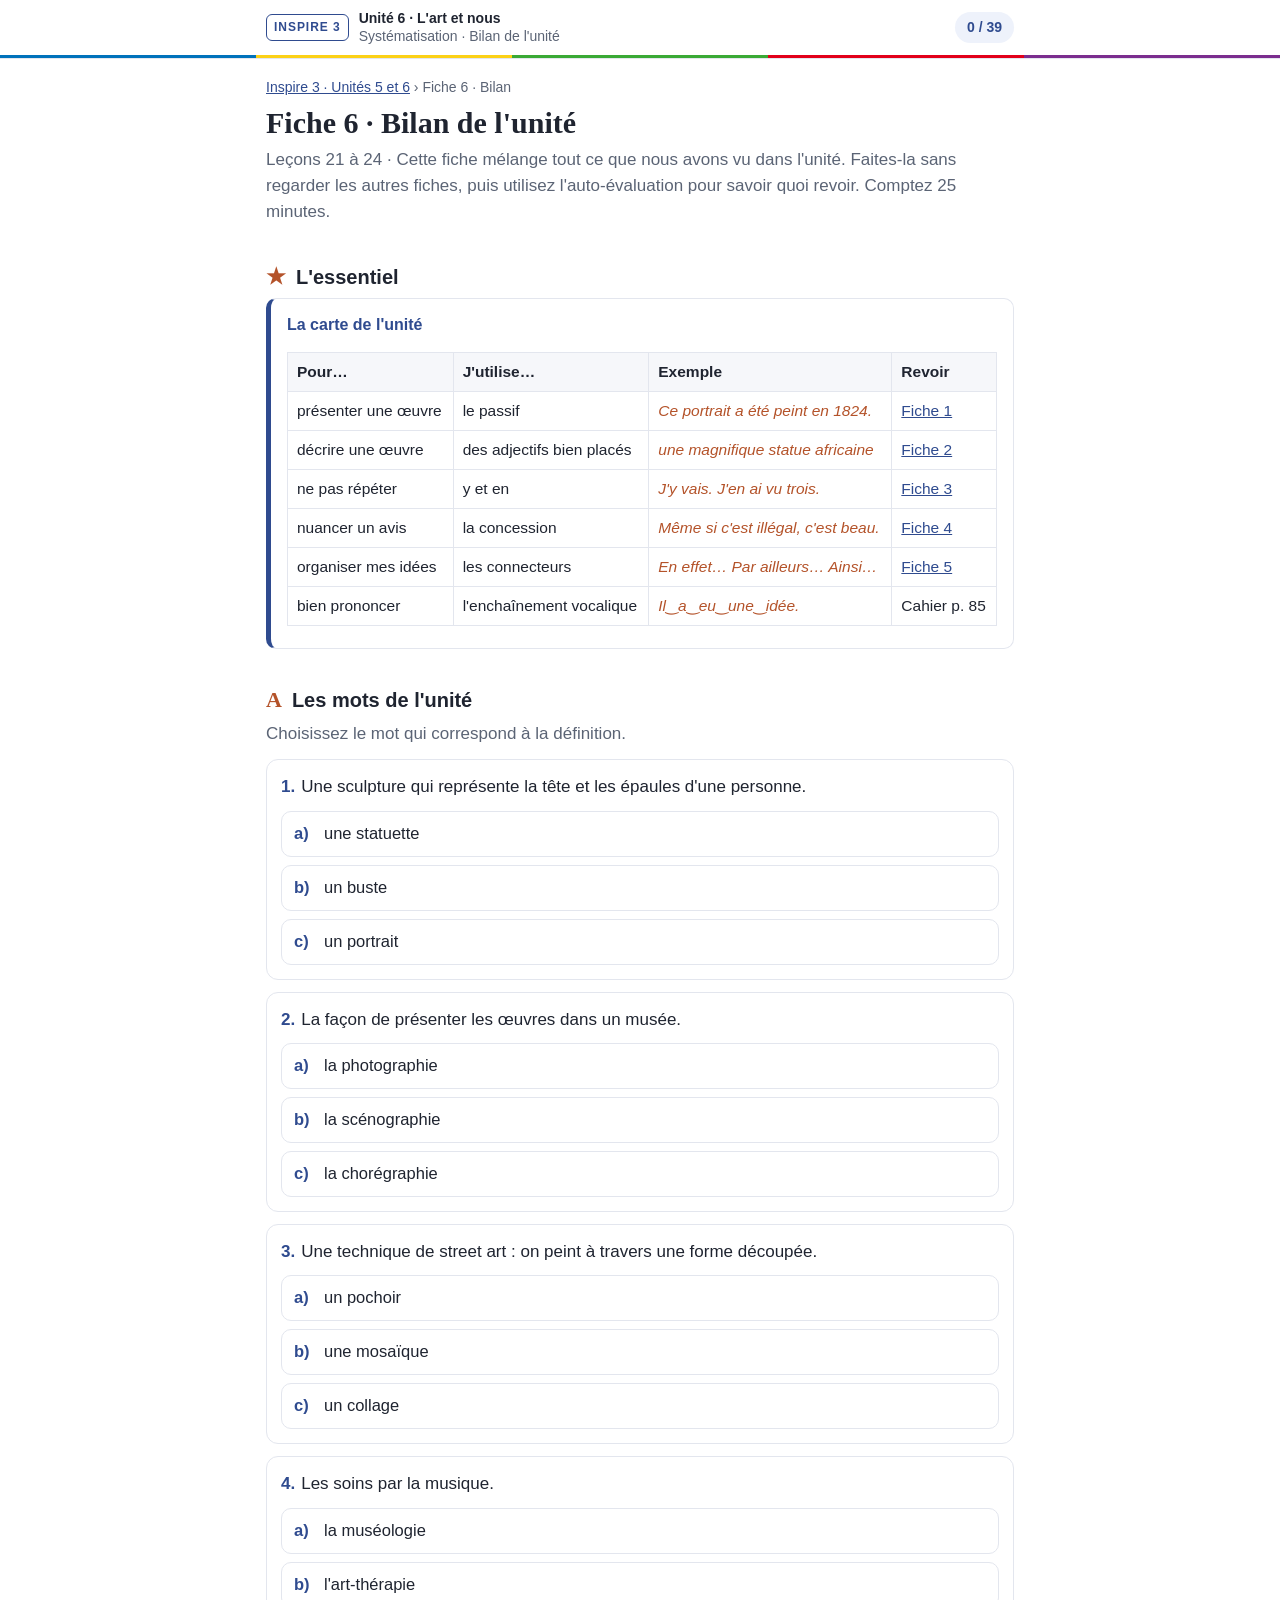
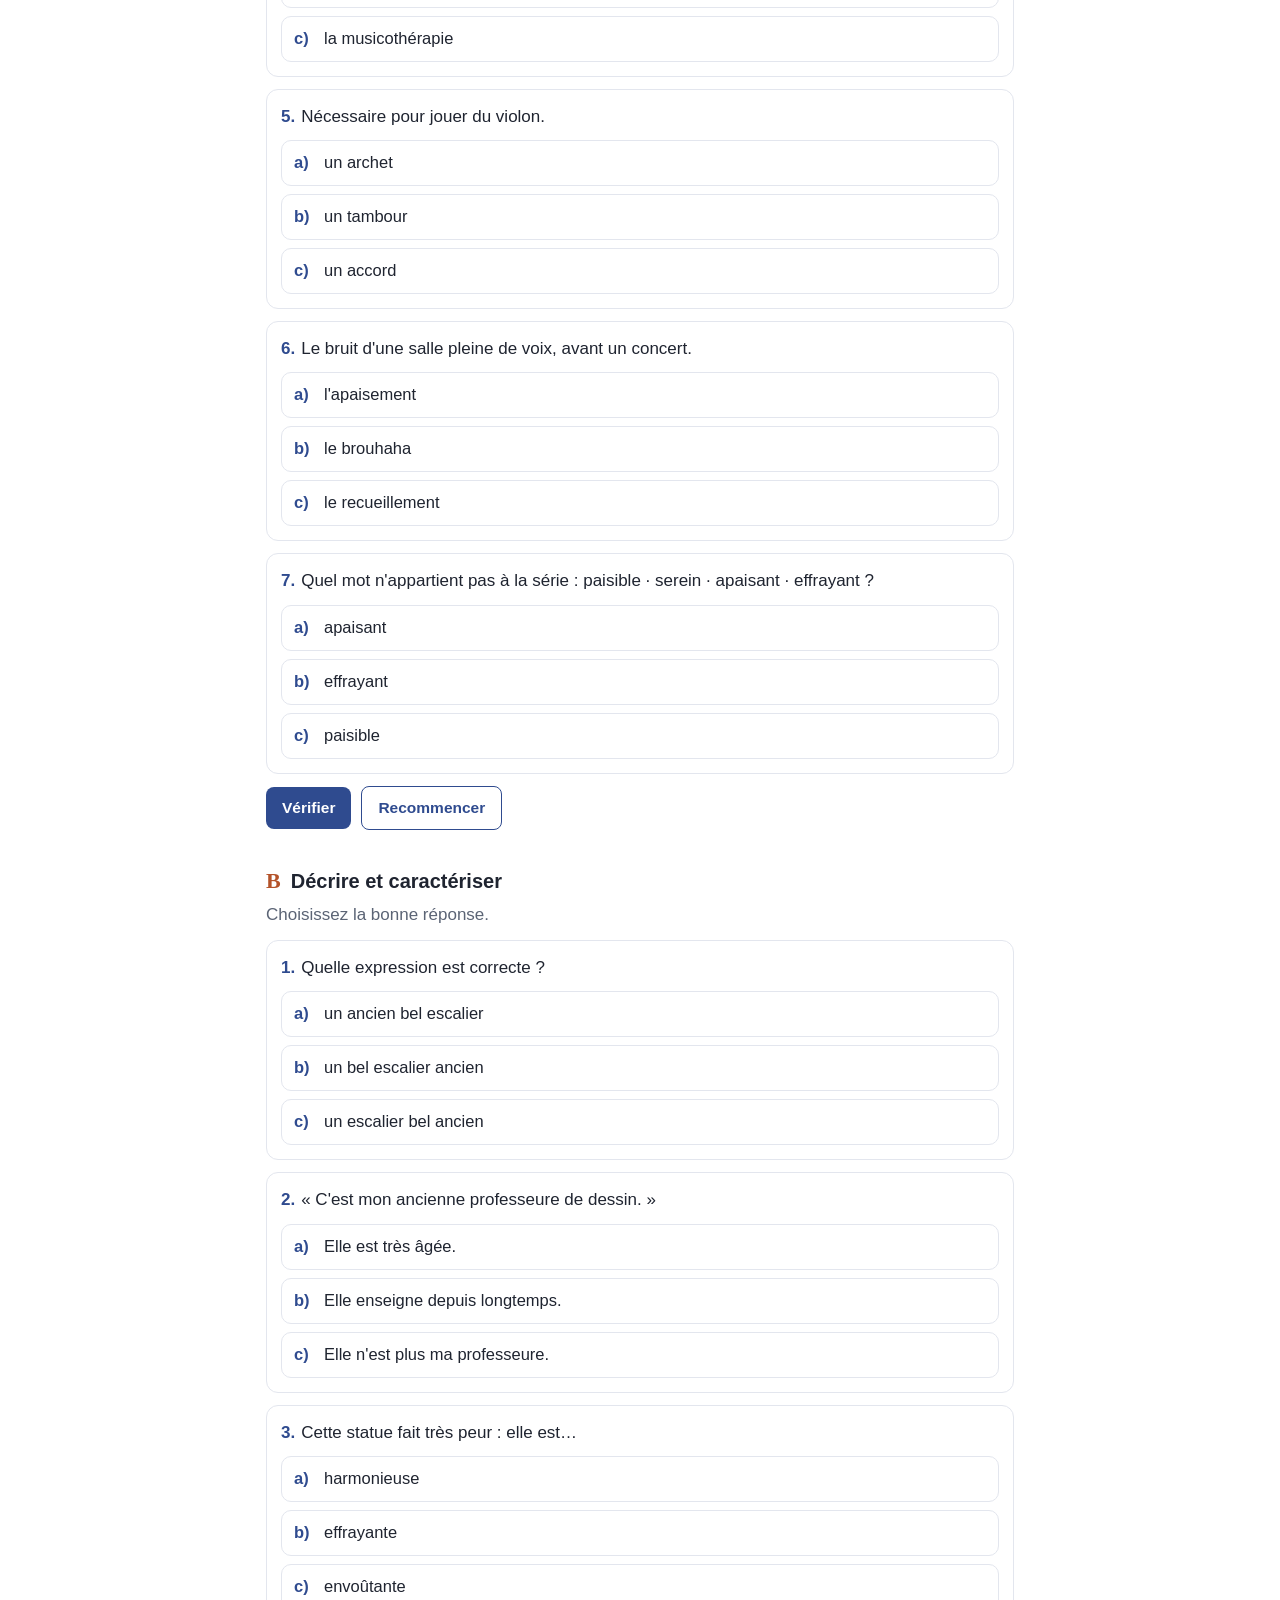
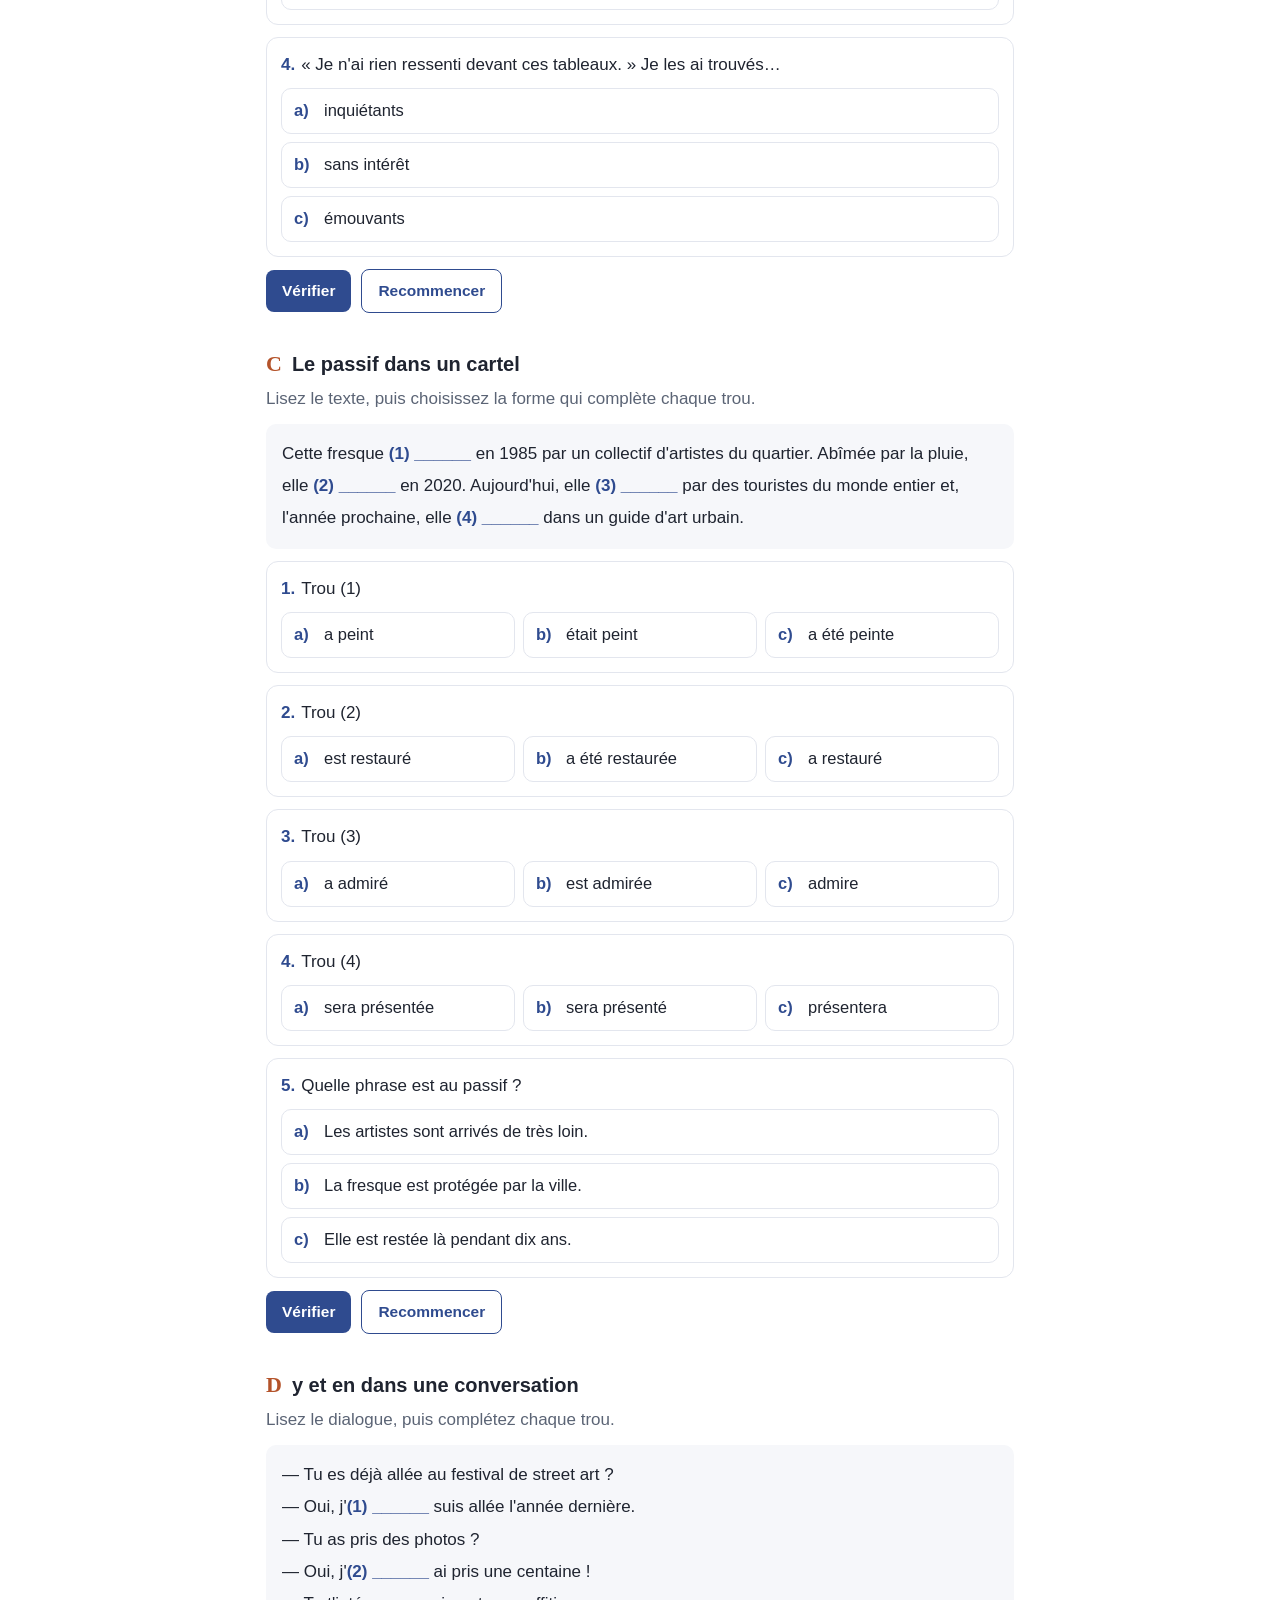
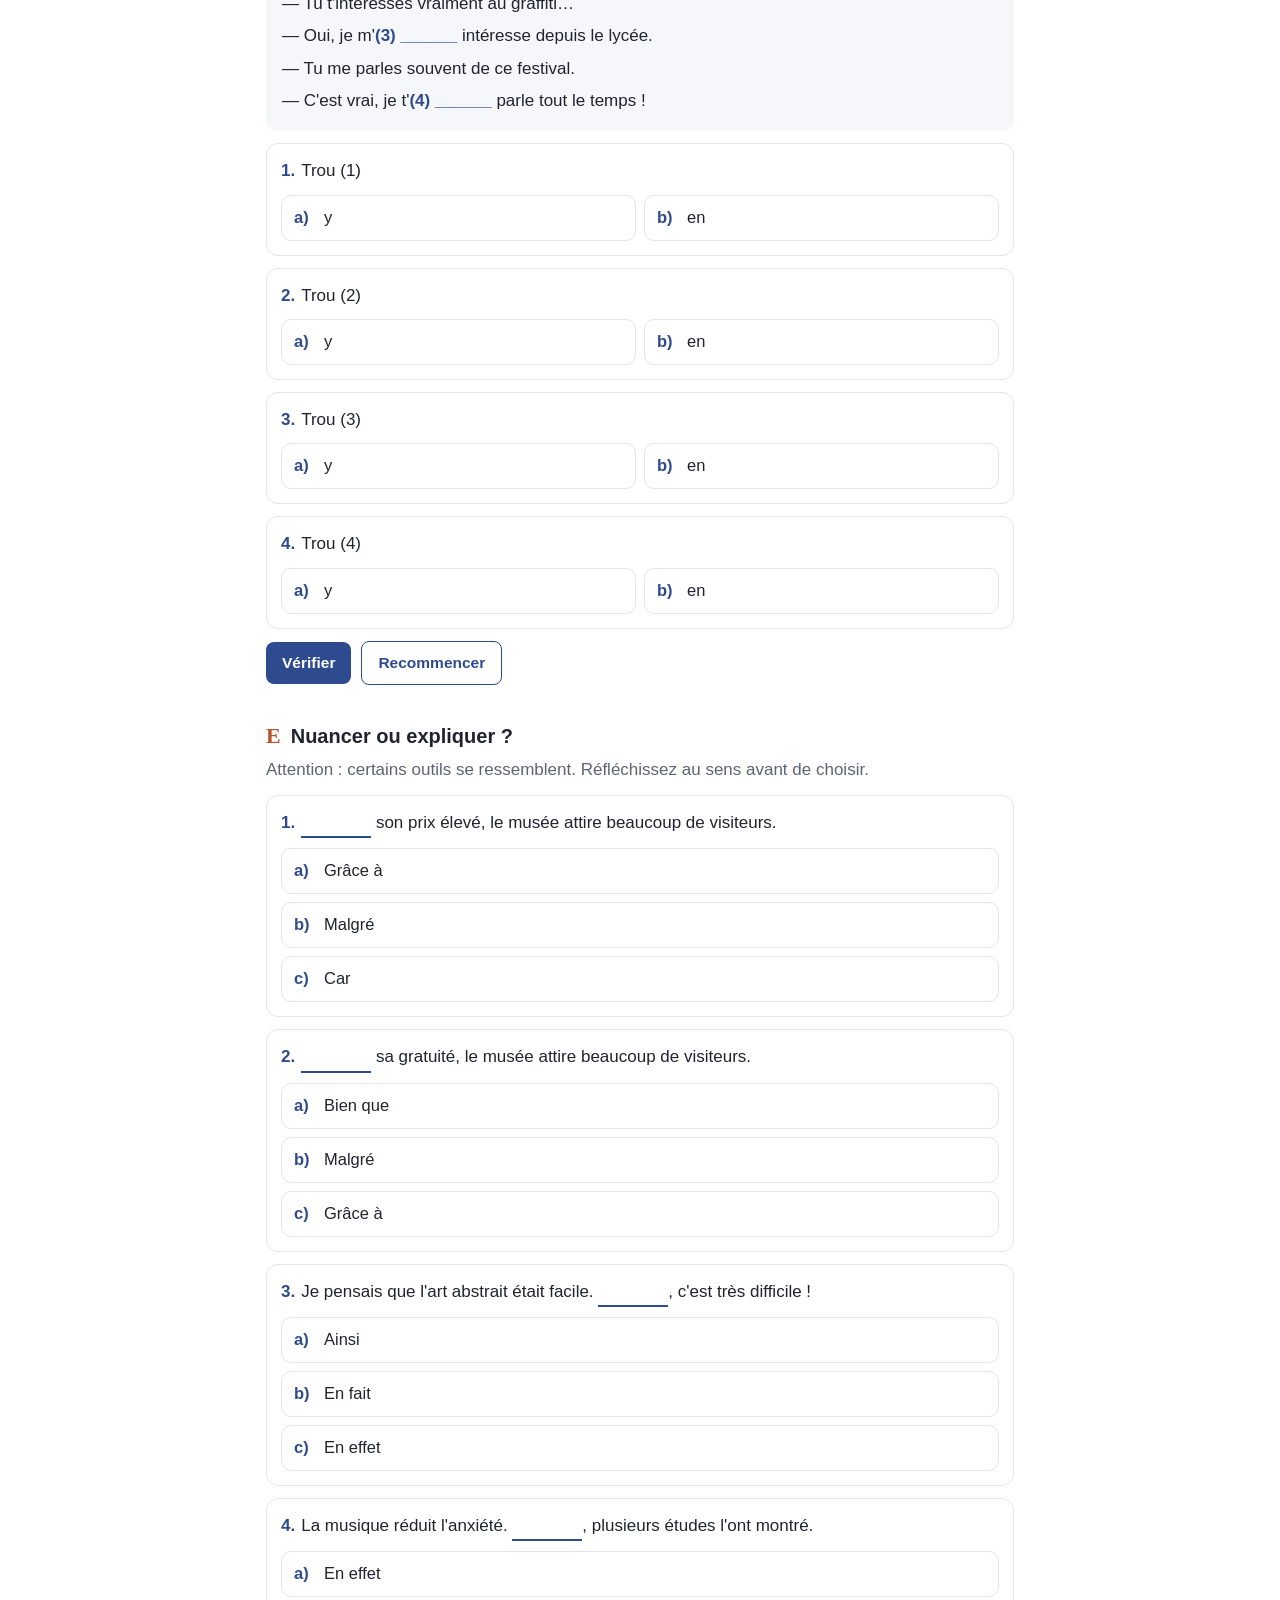
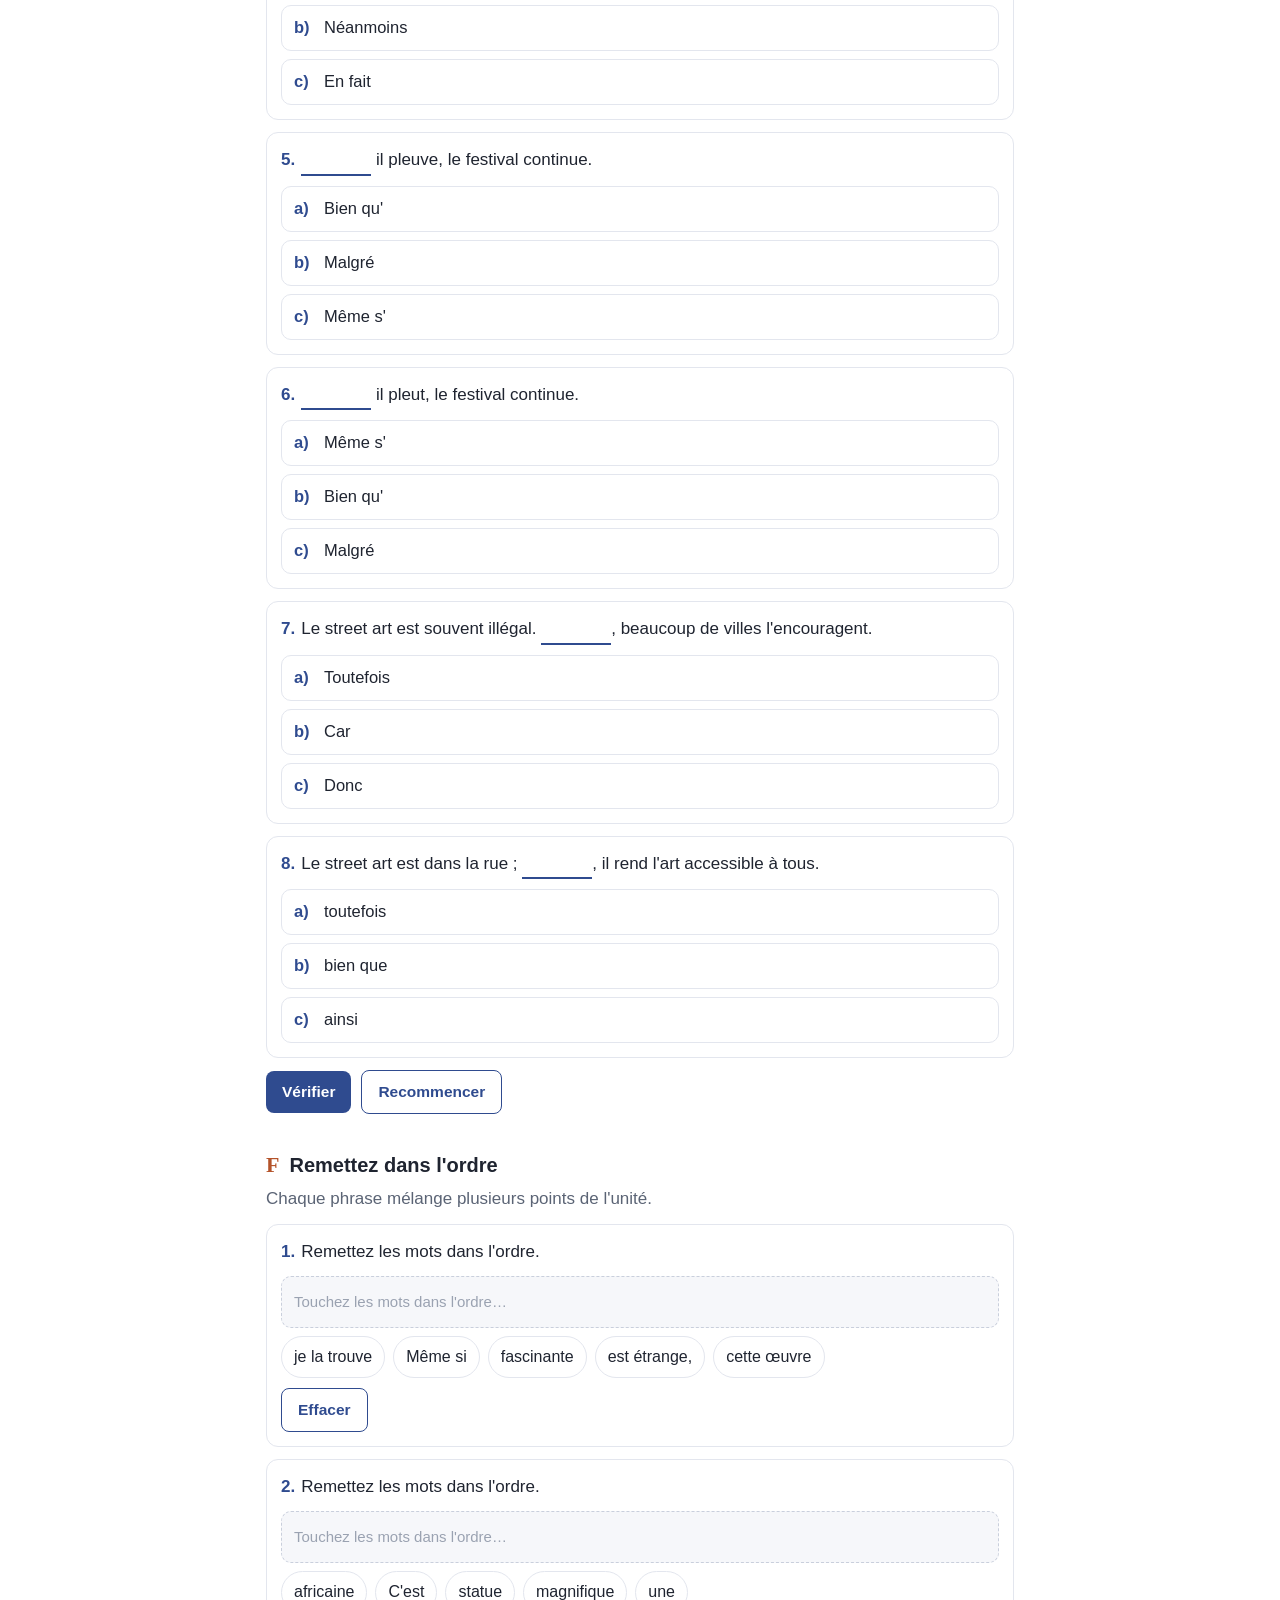
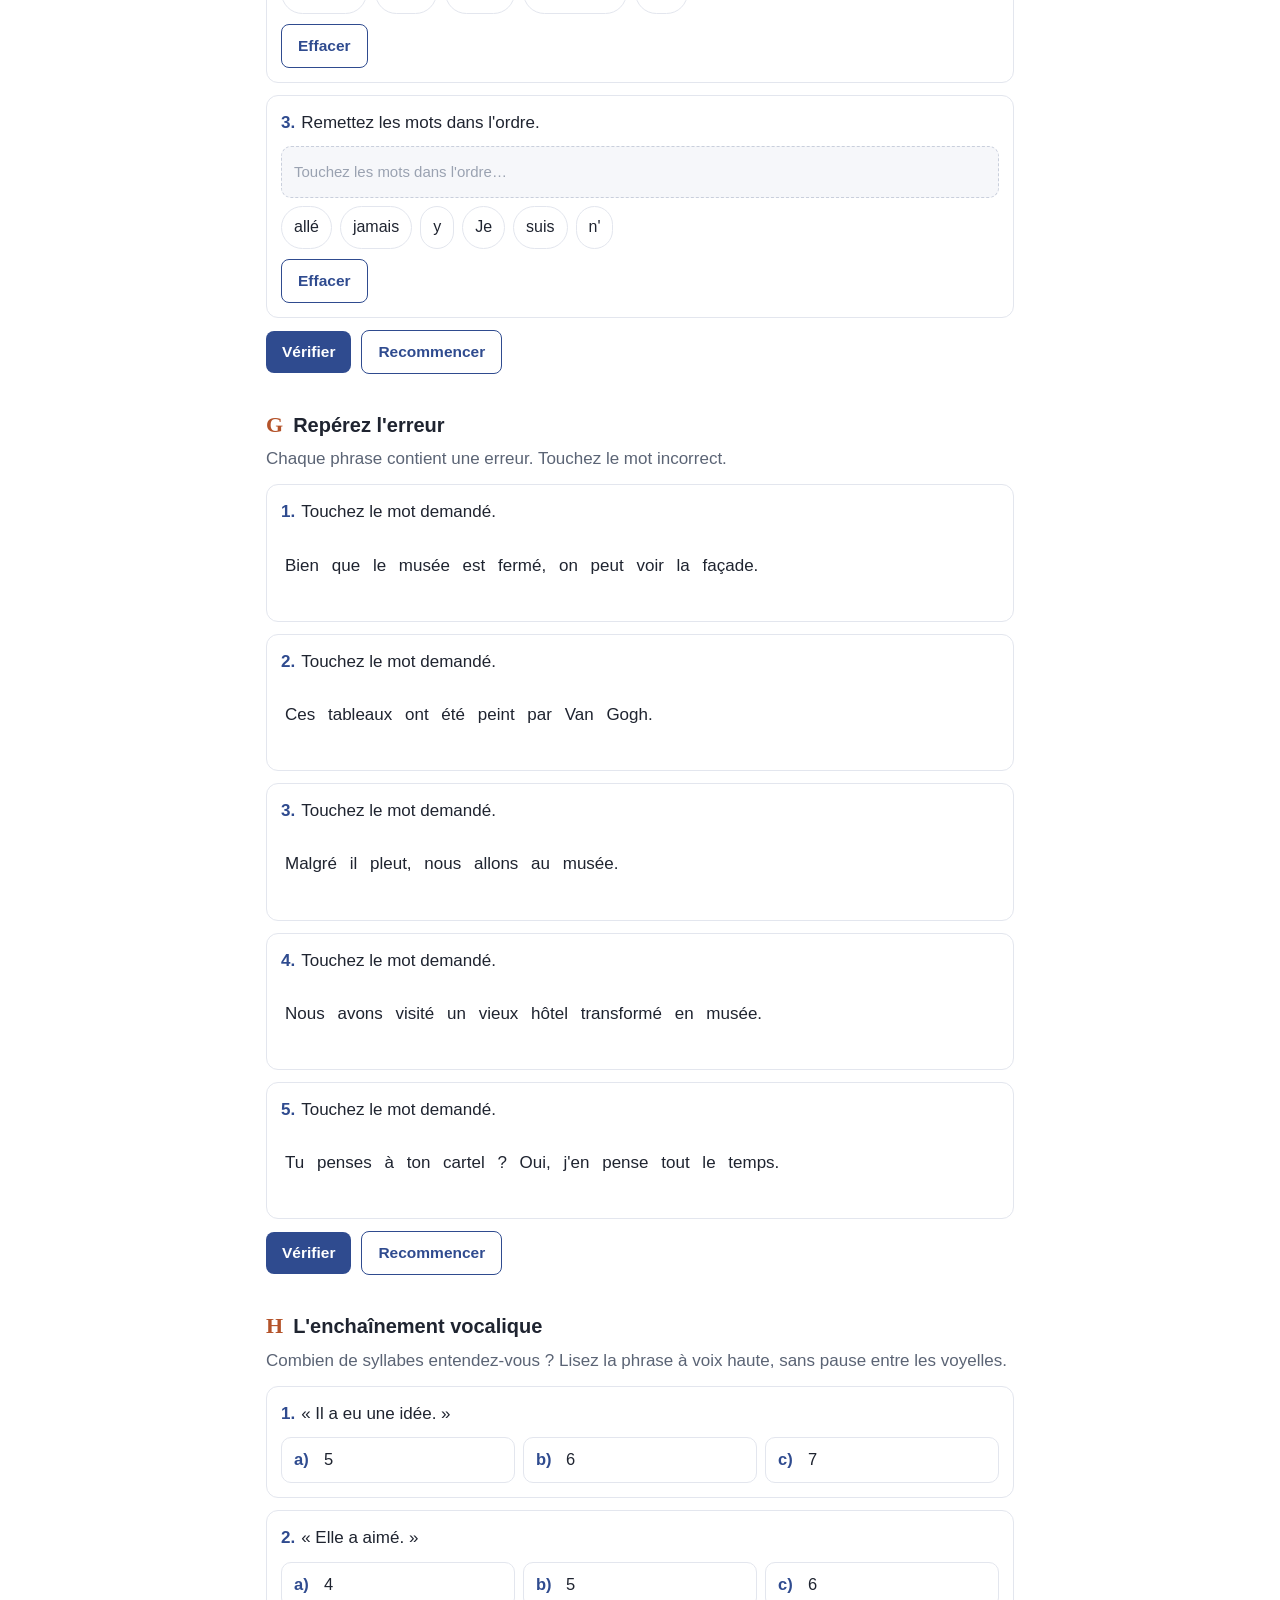
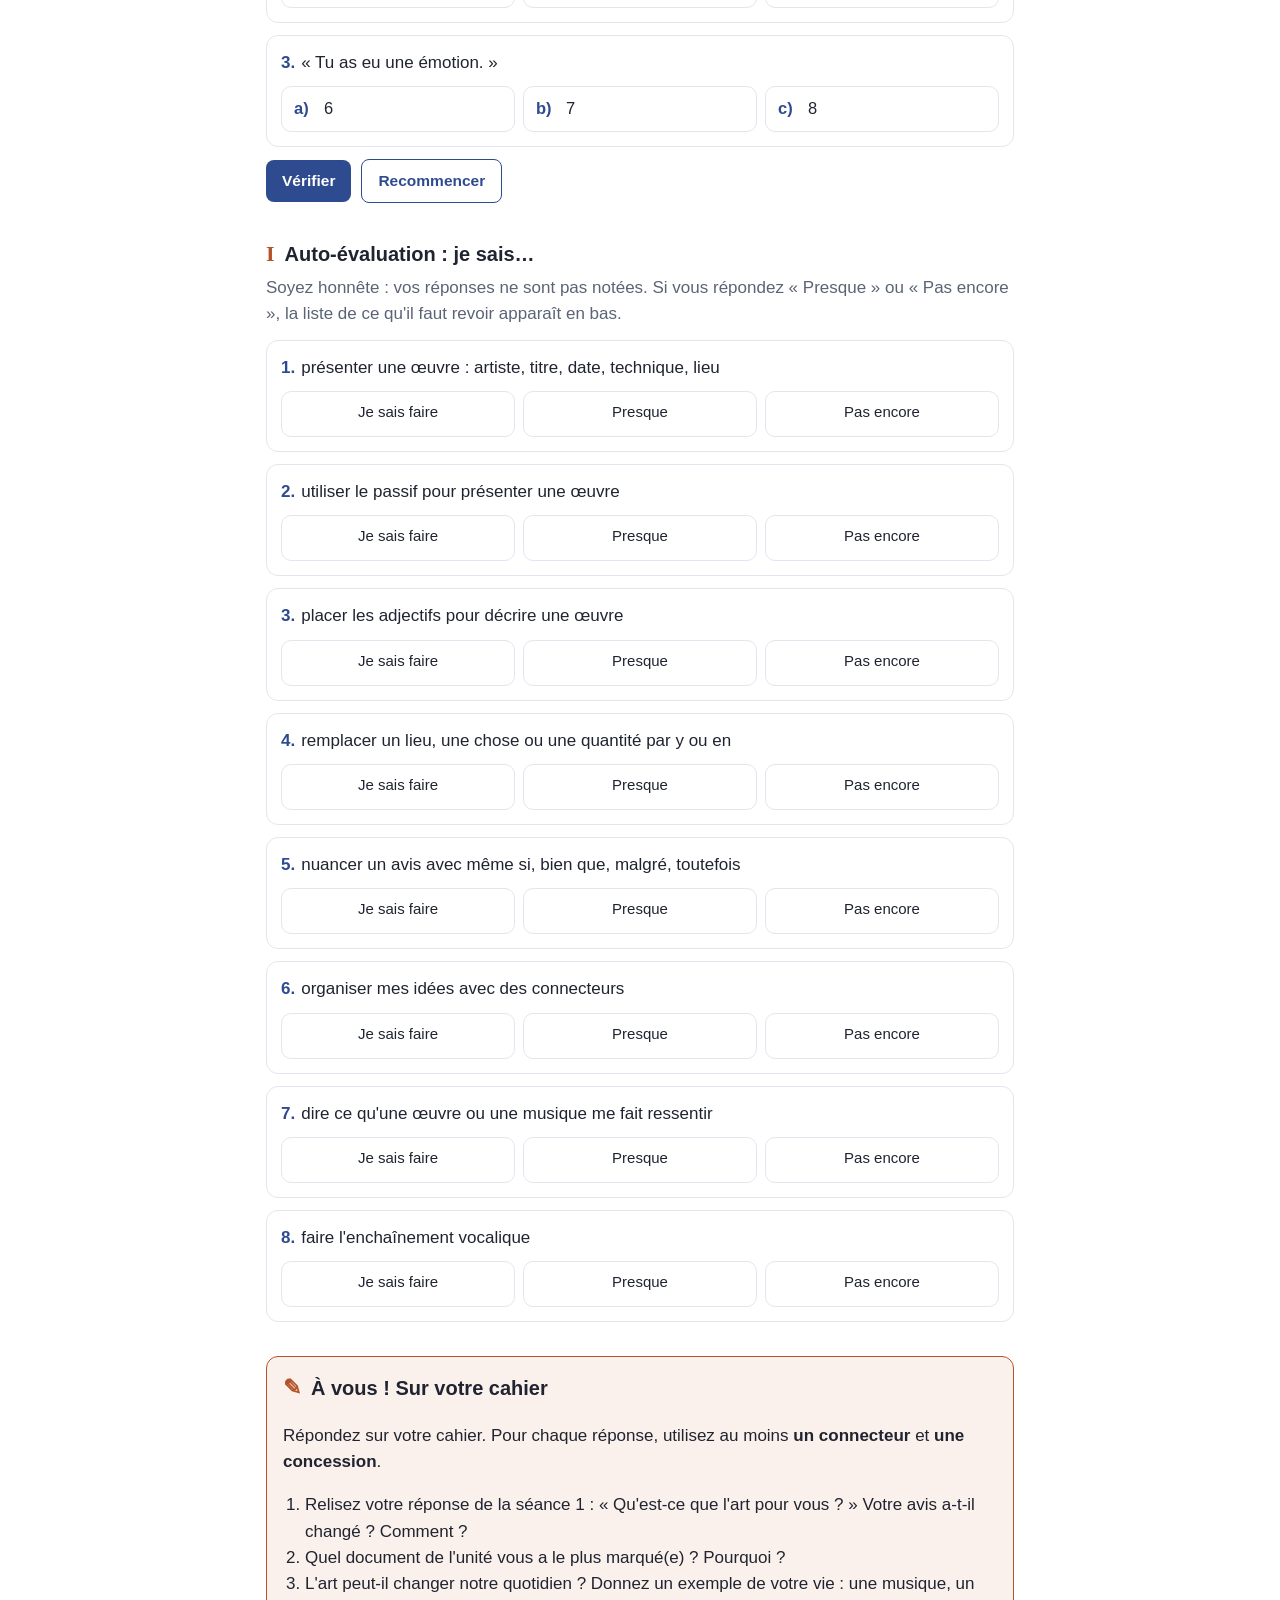
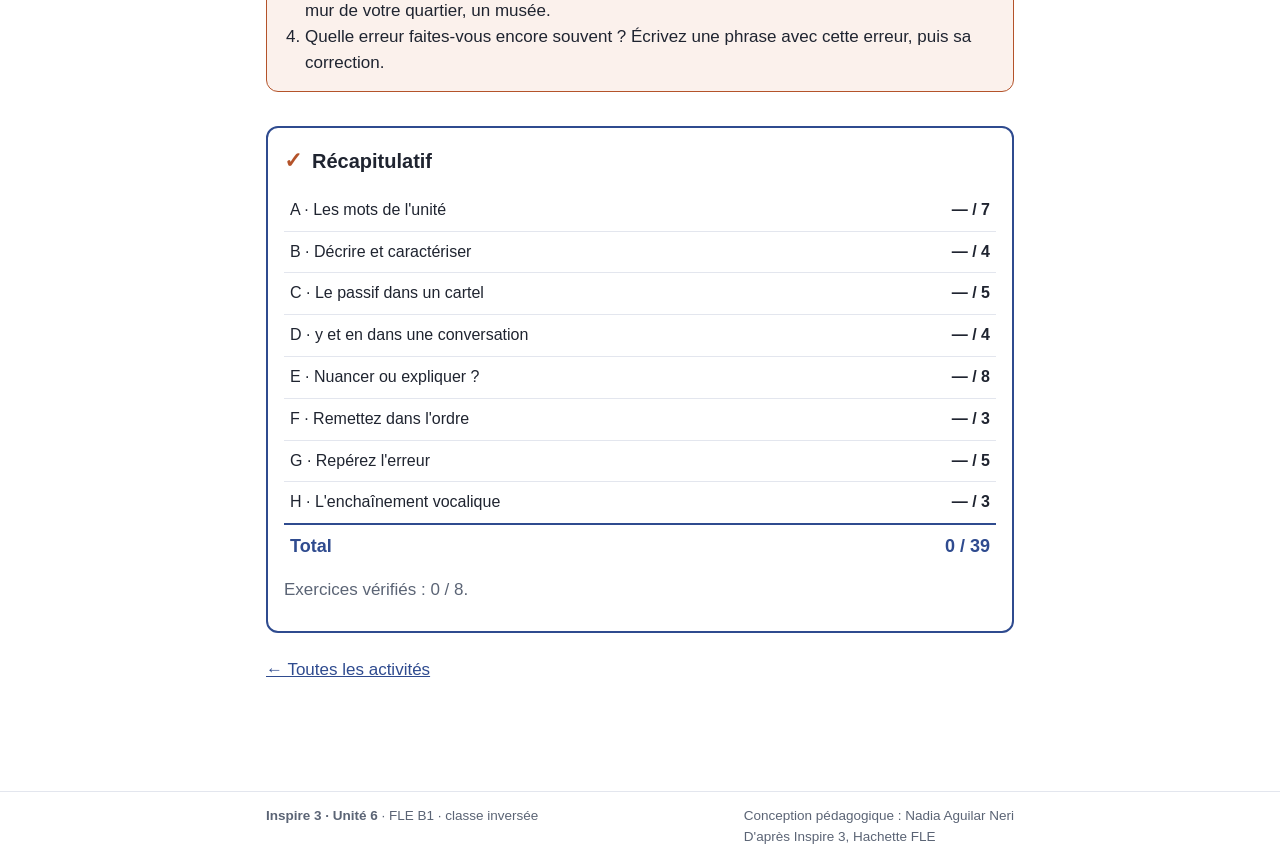
<file: u6-f6-bilan.html>
<!DOCTYPE html>
<html lang="fr">
<head>
<meta charset="utf-8">
<meta name="viewport" content="width=device-width, initial-scale=1">
<title>Fiche 6 · Bilan de l&#x27;unité · Inspire 3 · Unité 6</title>
<style>
:root{
  --ink:#1f2430; --muted:#5b6475; --line:#e3e6ee; --soft:#f6f7fa;
  --accent:#2f4b8f; --accent-soft:#eef2fb; --warm:#b4532a; --warm-soft:#fbf1ec;
  --ok:#1f7a4d; --ok-soft:#eaf6ef; --ko:#b3261e; --ko-soft:#fcecea;
}
*{box-sizing:border-box}
html{-webkit-text-size-adjust:100%}
body{margin:0;background:#fff;color:var(--ink);
  font:17px/1.55 -apple-system,BlinkMacSystemFont,"Segoe UI",Roboto,"Helvetica Neue",Arial,sans-serif}
a{color:var(--accent)}
header.site{border-bottom:1px solid var(--line);background:#fff;position:sticky;top:0;z-index:5}
header.site .inner{max-width:780px;margin:0 auto;padding:10px 16px;display:flex;align-items:center;gap:12px;justify-content:space-between}
.brand{display:flex;align-items:center;gap:10px;text-decoration:none;color:var(--ink);min-width:0}
.badge{font-size:12px;font-weight:700;letter-spacing:.08em;color:var(--accent);border:1.5px solid var(--accent);border-radius:6px;padding:3px 7px;white-space:nowrap}
.brand-txt{font-size:14px;line-height:1.25;color:var(--muted);overflow:hidden;text-overflow:ellipsis}
.brand-txt b{color:var(--ink)}
.score-pill{font-size:14px;font-weight:600;color:var(--accent);background:var(--accent-soft);border-radius:999px;padding:5px 12px;white-space:nowrap}
.oif{display:flex;height:3px}.oif span{flex:1}
.oif span:nth-child(1){background:#0072bb}.oif span:nth-child(2){background:#fcd116}
.oif span:nth-child(3){background:#3aa935}.oif span:nth-child(4){background:#e2001a}.oif span:nth-child(5){background:#7b2d8e}
main{max-width:780px;margin:0 auto;padding:18px 16px 60px}
.crumb{font-size:14px;color:var(--muted);margin-bottom:6px}
h1{font-family:Georgia,"Times New Roman",serif;font-weight:700;font-size:30px;line-height:1.2;margin:4px 0 6px}
.lead{color:var(--muted);margin:0 0 18px}
h2{font-size:20px;margin:34px 0 4px;display:flex;gap:10px;align-items:baseline}
h2 .num{font-family:Georgia,serif;color:var(--warm);font-size:22px}
.consigne{color:var(--muted);margin:0 0 12px}
.essentiel{border:1px solid var(--line);border-left:5px solid var(--accent);border-radius:10px;padding:14px 16px;background:#fff}
.essentiel h3{margin:14px 0 6px;font-size:16px;color:var(--accent)}
.essentiel h3:first-child{margin-top:0}
.essentiel p{margin:6px 0}
.ex{color:var(--warm);font-style:italic}
table.regle{width:100%;border-collapse:collapse;font-size:15.5px;margin:8px 0}
table.regle th,table.regle td{border:1px solid var(--line);padding:7px 9px;text-align:left;vertical-align:top}
table.regle th{background:var(--soft);font-weight:600}
.tw{overflow-x:auto}
.attention{background:var(--warm-soft);border-radius:8px;padding:9px 12px;margin-top:10px;font-size:15.5px}
.item{border:1px solid var(--line);border-radius:12px;padding:14px;margin:12px 0;background:#fff}
.item .q{margin:0 0 10px}
.item .q .n{font-weight:700;color:var(--accent);margin-right:6px}
.gap{display:inline-block;min-width:70px;border-bottom:2px solid var(--accent);text-align:center;color:var(--accent);font-weight:600;padding:0 4px}
.opts{display:grid;gap:8px}
.opts.row{grid-template-columns:repeat(auto-fit,minmax(130px,1fr))}
button.opt{all:unset;box-sizing:border-box;display:flex;gap:8px;align-items:flex-start;min-height:46px;padding:10px 12px;
  border:1.5px solid var(--line);border-radius:10px;cursor:pointer;background:#fff;font-size:16.5px;line-height:1.35}
button.opt:hover{border-color:var(--accent)}
button.opt:focus-visible{outline:3px solid var(--accent-soft);border-color:var(--accent)}
button.opt .l{font-weight:700;color:var(--accent);min-width:22px}
button.opt.ok{border-color:var(--ok);background:var(--ok-soft)}
button.opt.ko{border-color:var(--ko);background:var(--ko-soft)}
button.opt[disabled]{cursor:default}
.fb{display:none;margin-top:10px;padding:9px 12px;border-radius:8px;font-size:15.5px}
.fb.show{display:block}
.fb.ok{background:var(--ok-soft);color:#14532d}
.fb.ko{background:var(--ko-soft);color:#7a1b16}
.fb .t{display:block;font-weight:700;margin-bottom:2px}
.words{display:flex;flex-wrap:wrap;gap:8px;margin:8px 0}
.chip{all:unset;cursor:pointer;padding:8px 12px;border:1.5px solid var(--line);border-radius:999px;background:#fff;font-size:16px;min-height:22px}
.chip:hover{border-color:var(--accent)}
.chip.used{opacity:.3;pointer-events:none}
.answer{min-height:52px;border:1.5px dashed #c9cfdc;border-radius:10px;padding:8px;display:flex;flex-wrap:wrap;gap:8px;align-items:center;background:var(--soft)}
.answer:empty::before{content:"Touchez les mots dans l'ordre…";color:#9aa2b1;font-size:15px;padding-left:4px}
.answer .chip{background:#fff;border-color:var(--accent)}
.actions{display:flex;gap:8px;margin-top:10px;flex-wrap:wrap}
button.btn{all:unset;cursor:pointer;padding:9px 16px;border-radius:8px;font-weight:600;font-size:15.5px;background:var(--accent);color:#fff}
button.btn.ghost{background:#fff;color:var(--accent);border:1.5px solid var(--accent)}
button.btn[disabled]{opacity:.4;cursor:default}
.sent{line-height:2.3}
.tok{all:unset;cursor:pointer;padding:3px 4px;border-radius:6px;border-bottom:2px solid transparent}
.tok:hover{background:var(--accent-soft)}
.tok.ok{background:var(--ok-soft);border-bottom-color:var(--ok)}
.tok.ko{background:var(--ko-soft);border-bottom-color:var(--ko)}
.tok[disabled]{cursor:default}
.passage{background:var(--soft);border-radius:10px;padding:14px 16px;line-height:1.9;margin:0 0 6px}
.passage .g{font-weight:700;color:var(--accent)}
.auto .opts{grid-template-columns:repeat(3,1fr)}
.auto button.opt{font-size:15px;padding:10px 8px;justify-content:center;text-align:center}
button.opt.sel{border-color:var(--accent);background:var(--accent-soft)}
.revoir{border:1.5px solid var(--accent);border-radius:12px;padding:14px 16px;margin-top:14px}
.revoir ul{margin:6px 0 0;padding-left:22px}
button.opt.sel,.tok.sel{border-color:var(--accent);background:var(--accent-soft)}
.tok.sel{border-bottom-color:var(--accent)}
.answer.is-ok{border-color:var(--ok);border-style:solid}.answer.is-ko{border-color:var(--ko);border-style:solid}
.ex-actions{display:flex;flex-wrap:wrap;gap:10px;align-items:center;margin:4px 0 6px}
.ex-score{font-weight:700;color:var(--accent)}
.ex-msg{flex-basis:100%;margin:0;color:var(--warm);font-size:15px}
.ex-msg:empty{display:none}
.res{margin-top:34px;border:2px solid var(--accent);border-radius:12px;padding:16px}
.res h2{margin-top:0}
.res table{width:100%;border-collapse:collapse;font-size:16px;margin:8px 0}
.res td{border-bottom:1px solid var(--line);padding:8px 6px}
.res td:last-child{text-align:right;white-space:nowrap;font-weight:600}
.res tr.tot td{border-bottom:none;border-top:2px solid var(--accent);font-weight:700;color:var(--accent);font-size:18px}
.res label{display:block;font-weight:600;margin:10px 0 4px}
.res input{display:block;width:100%;max-width:420px;font:inherit;padding:10px 12px;border:1.5px solid var(--line);border-radius:10px}
.res .btn[disabled]{opacity:.45}
.avous{border:1.5px solid var(--warm);border-radius:12px;padding:14px 16px;background:var(--warm-soft)}
.avous h2{margin-top:0}
.avous ol{margin:6px 0 0;padding-left:22px}
.bilan{margin-top:30px;border-radius:12px;padding:16px;background:var(--accent-soft);text-align:center}
.bilan .big{font-family:Georgia,serif;font-size:30px;font-weight:700;color:var(--accent)}
footer.site{border-top:1px solid var(--line);margin-top:30px}
footer.site .inner{max-width:780px;margin:0 auto;padding:14px 16px;font-size:13.5px;color:var(--muted);display:flex;justify-content:space-between;gap:12px;flex-wrap:wrap}
.cards{display:grid;gap:12px;grid-template-columns:repeat(auto-fit,minmax(220px,1fr));margin-top:16px}
.card{display:block;text-decoration:none;color:var(--ink);border:1px solid var(--line);border-radius:12px;padding:16px;background:#fff}
.card:hover{border-color:var(--accent)}
.card .k{font-family:Georgia,serif;color:var(--warm);font-size:15px}
.card h3{margin:4px 0 6px;font-size:19px}
.card p{margin:0;color:var(--muted);font-size:15px}
@media (max-width:520px){h1{font-size:25px}.brand-txt{display:none}body{font-size:16.5px}}
</style>
</head>
<body data-key="u6-f6-bilan" data-titre="Fiche 6 · Bilan de l&#x27;unité">
<header class="site">
  <div class="inner">
    <a class="brand" href="index.html#grammaire-u6"><span class="badge">INSPIRE 3</span>
      <span class="brand-txt"><b>Unité 6 · L'art et nous</b><br>Systématisation · Bilan de l&#x27;unité</span></a>
    <span class="score-pill" id="score" aria-live="polite">0 / 0</span>
  </div>
  <div class="oif"><span></span><span></span><span></span><span></span><span></span></div>
</header>
<main>
  <div class="crumb"><a href="index.html#grammaire-u6">Inspire 3 · Unités 5 et 6</a> › Fiche 6 · Bilan</div>
  <h1>Fiche 6 · Bilan de l&#x27;unité</h1>
  <p class="lead">Leçons 21 à 24 · Cette fiche mélange tout ce que nous avons vu dans l'unité. Faites-la sans regarder les autres fiches, puis utilisez l'auto-évaluation pour savoir quoi revoir. Comptez 25 minutes.</p>
  <h2><span class="num">★</span>L'essentiel</h2>
  <div class="essentiel">
<h3>La carte de l'unité</h3>
<div class="tw"><table class="regle"><tr><th>Pour…</th><th>J'utilise…</th><th>Exemple</th><th>Revoir</th></tr>
<tr><td>présenter une œuvre</td><td>le passif</td><td class="ex">Ce portrait a été peint en 1824.</td><td><a href="u6-f1-passif.html">Fiche 1</a></td></tr>
<tr><td>décrire une œuvre</td><td>des adjectifs bien placés</td><td class="ex">une magnifique statue africaine</td><td><a href="u6-f2-adjectifs.html">Fiche 2</a></td></tr>
<tr><td>ne pas répéter</td><td>y et en</td><td class="ex">J'y vais. J'en ai vu trois.</td><td><a href="u6-f3-y-en.html">Fiche 3</a></td></tr>
<tr><td>nuancer un avis</td><td>la concession</td><td class="ex">Même si c'est illégal, c'est beau.</td><td><a href="u6-f4-concession.html">Fiche 4</a></td></tr>
<tr><td>organiser mes idées</td><td>les connecteurs</td><td class="ex">En effet… Par ailleurs… Ainsi…</td><td><a href="u6-f5-connecteurs.html">Fiche 5</a></td></tr>
<tr><td>bien prononcer</td><td>l'enchaînement vocalique</td><td class="ex">Il‿a‿eu‿une‿idée.</td><td>Cahier p. 85</td></tr></table></div>
</div>
  <section data-ex="ex1"><h2><span class="num">A</span>Les mots de l'unité</h2><p class="consigne">Choisissez le mot qui correspond à la définition.</p></section><section data-ex="ex2"><h2><span class="num">B</span>Décrire et caractériser</h2><p class="consigne">Choisissez la bonne réponse.</p></section><section data-ex="ex3"><h2><span class="num">C</span>Le passif dans un cartel</h2><p class="consigne">Lisez le texte, puis choisissez la forme qui complète chaque trou.</p><div class="passage">Cette fresque <span class="g">(1) ______</span> en 1985 par un collectif d'artistes du quartier. Abîmée par la pluie, elle <span class="g">(2) ______</span> en 2020. Aujourd'hui, elle <span class="g">(3) ______</span> par des touristes du monde entier et, l'année prochaine, elle <span class="g">(4) ______</span> dans un guide d'art urbain.</div></section><section data-ex="ex4"><h2><span class="num">D</span>y et en dans une conversation</h2><p class="consigne">Lisez le dialogue, puis complétez chaque trou.</p><div class="passage">— Tu es déjà allée au festival de street art&nbsp;?<br>— Oui, j'<span class="g">(1) ______</span> suis allée l'année dernière.<br>— Tu as pris des photos&nbsp;?<br>— Oui, j'<span class="g">(2) ______</span> ai pris une centaine&nbsp;!<br>— Tu t'intéresses vraiment au graffiti…<br>— Oui, je m'<span class="g">(3) ______</span> intéresse depuis le lycée.<br>— Tu me parles souvent de ce festival.<br>— C'est vrai, je t'<span class="g">(4) ______</span> parle tout le temps&nbsp;!</div></section><section data-ex="ex5"><h2><span class="num">E</span>Nuancer ou expliquer ?</h2><p class="consigne">Attention : certains outils se ressemblent. Réfléchissez au sens avant de choisir.</p></section><section data-ex="ex6"><h2><span class="num">F</span>Remettez dans l'ordre</h2><p class="consigne">Chaque phrase mélange plusieurs points de l'unité.</p></section><section data-ex="ex7"><h2><span class="num">G</span>Repérez l'erreur</h2><p class="consigne">Chaque phrase contient une erreur. Touchez le mot incorrect.</p></section><section data-ex="ex8"><h2><span class="num">H</span>L'enchaînement vocalique</h2><p class="consigne">Combien de syllabes entendez-vous ? Lisez la phrase à voix haute, sans pause entre les voyelles.</p></section><section data-ex="ex9"><h2><span class="num">I</span>Auto-évaluation : je sais…</h2><p class="consigne">Soyez honnête : vos réponses ne sont pas notées. Si vous répondez « Presque » ou « Pas encore », la liste de ce qu'il faut revoir apparaît en bas.</p><div class="sec-after"><div class="revoir" id="revoir" hidden><b>À revoir avant l'évaluation</b><ul></ul></div></div></section>
  <section class="avous" style="margin-top:34px"><h2><span class="num">✎</span>À vous ! Sur votre cahier</h2><p>Répondez sur votre cahier. Pour chaque réponse, utilisez au moins <b>un connecteur</b> et <b>une concession</b>.</p>
<ol><li>Relisez votre réponse de la séance 1 : « Qu'est-ce que l'art pour vous ? » Votre avis a-t-il changé ? Comment ?</li>
<li>Quel document de l'unité vous a le plus marqué(e) ? Pourquoi ?</li>
<li>L'art peut-il changer notre quotidien ? Donnez un exemple de votre vie : une musique, un mur de votre quartier, un musée.</li>
<li>Quelle erreur faites-vous encore souvent ? Écrivez une phrase avec cette erreur, puis sa correction.</li></ol></section>
  <section class="res" aria-labelledby="res-h"><h2 id="res-h"><span class="num">✓</span>Récapitulatif</h2>
    <div class="tw"><table id="resultats"><tbody></tbody></table></div>
    <p class="consigne" id="res-etat"></p>
  </section>
  <p style="margin-top:24px"><a href="index.html#grammaire-u6">← Toutes les activités</a></p>
</main>
<footer class="site"><div class="inner"><div><b>Inspire 3 · Unité 6</b> · FLE B1 · classe inversée</div>
<div>Conception pédagogique : Nadia Aguilar Neri<br>D'après Inspire 3, Hachette FLE</div></div></footer>
<script>const DATA = {"ex1": {"title": "Les mots de l'unité", "consigne": "Choisissez le mot qui correspond à la définition.", "items": [{"q": "Une sculpture qui représente la tête et les épaules d'une personne.", "opts": ["une statuette", "un buste", "un portrait"], "a": 1, "why": "Le <b>buste</b> ; la statuette est une petite statue."}, {"q": "La façon de présenter les œuvres dans un musée.", "opts": ["la scénographie", "la chorégraphie", "la photographie"], "a": 0, "why": "La <b>scénographie</b> : l'espace, la lumière, le mobilier."}, {"q": "Une technique de street art : on peint à travers une forme découpée.", "opts": ["un collage", "un pochoir", "une mosaïque"], "a": 1, "why": "Le <b>pochoir</b>, la technique préférée de Banksy."}, {"q": "Les soins par la musique.", "opts": ["l'art-thérapie", "la muséologie", "la musicothérapie"], "a": 2, "why": "La <b>musicothérapie</b> est une forme d'art-thérapie."}, {"q": "Nécessaire pour jouer du violon.", "opts": ["un archet", "un accord", "un tambour"], "a": 0, "why": "L'<b>archet</b>."}, {"q": "Le bruit d'une salle pleine de voix, avant un concert.", "opts": ["le recueillement", "le brouhaha", "l'apaisement"], "a": 1, "why": "Le <b>brouhaha</b> (Châtelet-Lilas, leçon 23)."}, {"q": "Quel mot n'appartient pas à la série : paisible · serein · apaisant · effrayant ?", "opts": ["paisible", "apaisant", "effrayant"], "a": 2, "why": "<b>Effrayant</b> = qui fait peur ; les autres expriment le calme."}]}, "ex2": {"title": "Décrire et caractériser", "consigne": "Choisissez la bonne réponse.", "items": [{"q": "Quelle expression est correcte ?", "opts": ["un ancien bel escalier", "un bel escalier ancien", "un escalier bel ancien"], "a": 1, "why": "<b>bel</b> devant une voyelle, avant le nom ; <b>ancien</b> (= très vieux) après."}, {"q": "« C'est mon ancienne professeure de dessin. »", "opts": ["Elle n'est plus ma professeure.", "Elle est très âgée.", "Elle enseigne depuis longtemps."], "a": 0, "why": "<b>Ancien</b> avant le nom = qui n'est plus."}, {"q": "Cette statue fait très peur : elle est…", "opts": ["envoûtante", "effrayante", "harmonieuse"], "a": 1, "why": "<b>effrayante</b>, du verbe effrayer (faire peur)."}, {"q": "« Je n'ai rien ressenti devant ces tableaux. » Je les ai trouvés…", "opts": ["inquiétants", "sans intérêt", "émouvants"], "a": 1, "why": "<b>sans intérêt</b> : ils ne m'ont rien apporté."}]}, "ex3": {"title": "Le passif dans un cartel", "consigne": "Lisez le texte, puis choisissez la forme qui complète chaque trou.", "passage": "Cette fresque <span class=\"g\">(1) ______</span> en 1985 par un collectif d'artistes du quartier. Abîmée par la pluie, elle <span class=\"g\">(2) ______</span> en 2020. Aujourd'hui, elle <span class=\"g\">(3) ______</span> par des touristes du monde entier et, l'année prochaine, elle <span class=\"g\">(4) ______</span> dans un guide d'art urbain.", "items": [{"q": "Trou (1)", "opts": ["a peint", "a été peinte", "était peint"], "a": 1, "row": true, "why": "Passé composé passif, accordé avec <em>fresque</em> : <b>a été peinte</b>."}, {"q": "Trou (2)", "opts": ["a été restaurée", "a restauré", "est restauré"], "a": 0, "row": true, "why": "On l'a restaurée → elle <b>a été restaurée</b>."}, {"q": "Trou (3)", "opts": ["admire", "est admirée", "a admiré"], "a": 1, "row": true, "why": "Présent passif : <b>est admirée</b> par des touristes."}, {"q": "Trou (4)", "opts": ["présentera", "sera présenté", "sera présentée"], "a": 2, "row": true, "why": "Futur passif + accord au féminin : <b>sera présentée</b>."}, {"q": "Quelle phrase est au passif ?", "opts": ["Les artistes sont arrivés de très loin.", "La fresque est protégée par la ville.", "Elle est restée là pendant dix ans."], "a": 1, "why": "Seule <b>est protégée par la ville</b> a un complément d'agent possible ; <em>venir</em> et <em>rester</em> forment leur passé composé avec être."}]}, "ex4": {"fixe": true, "title": "y et en dans une conversation", "consigne": "Lisez le dialogue, puis complétez chaque trou.", "passage": "— Tu es déjà allée au festival de street art&nbsp;?<br>— Oui, j'<span class=\"g\">(1) ______</span> suis allée l'année dernière.<br>— Tu as pris des photos&nbsp;?<br>— Oui, j'<span class=\"g\">(2) ______</span> ai pris une centaine&nbsp;!<br>— Tu t'intéresses vraiment au graffiti…<br>— Oui, je m'<span class=\"g\">(3) ______</span> intéresse depuis le lycée.<br>— Tu me parles souvent de ce festival.<br>— C'est vrai, je t'<span class=\"g\">(4) ______</span> parle tout le temps&nbsp;!", "items": [{"q": "Trou (1)", "opts": ["y", "en"], "a": 0, "row": true, "why": "aller <b>au</b> festival : un lieu avec à → <b>y</b>."}, {"q": "Trou (2)", "opts": ["y", "en"], "a": 1, "row": true, "why": "<b>des</b> photos, une centaine : une quantité → <b>en</b>."}, {"q": "Trou (3)", "opts": ["y", "en"], "a": 0, "row": true, "why": "s'intéresser <b>au</b> graffiti → <b>y</b>."}, {"q": "Trou (4)", "opts": ["y", "en"], "a": 1, "row": true, "why": "parler <b>de</b> ce festival → <b>en</b>."}]}, "ex5": {"title": "Nuancer ou expliquer ?", "consigne": "Attention : certains outils se ressemblent. Réfléchissez au sens avant de choisir.", "items": [{"q": "___ son prix élevé, le musée attire beaucoup de visiteurs.", "opts": ["Grâce à", "Malgré", "Car"], "a": 1, "why": "Le prix élevé est un obstacle : <b>malgré</b> (concession)."}, {"q": "___ sa gratuité, le musée attire beaucoup de visiteurs.", "opts": ["Grâce à", "Malgré", "Bien que"], "a": 0, "why": "La gratuité est une cause positive : <b>grâce à</b>. Comparez avec la phrase précédente."}, {"q": "Je pensais que l'art abstrait était facile. ___, c'est très difficile !", "opts": ["En effet", "En fait", "Ainsi"], "a": 1, "why": "<b>En fait</b> = en réalité : on corrige une idée fausse."}, {"q": "La musique réduit l'anxiété. ___, plusieurs études l'ont montré.", "opts": ["En effet", "En fait", "Néanmoins"], "a": 0, "why": "<b>En effet</b> confirme et explique ce qui précède."}, {"q": "___ il pleuve, le festival continue.", "opts": ["Même s'", "Bien qu'", "Malgré"], "a": 1, "why": "<em>pleuve</em> est un subjonctif → <b>bien qu'</b>."}, {"q": "___ il pleut, le festival continue.", "opts": ["Même s'", "Bien qu'", "Malgré"], "a": 0, "why": "<em>pleut</em> est un indicatif → <b>même s'</b>."}, {"q": "Le street art est souvent illégal. ___, beaucoup de villes l'encouragent.", "opts": ["Donc", "Toutefois", "Car"], "a": 1, "why": "Deux idées opposées : <b>toutefois</b>."}, {"q": "Le street art est dans la rue ; ___, il rend l'art accessible à tous.", "opts": ["ainsi", "toutefois", "bien que"], "a": 0, "why": "Une conséquence : <b>ainsi</b>."}]}, "ex6": {"title": "Remettez dans l'ordre", "consigne": "Chaque phrase mélange plusieurs points de l'unité.", "type": "order", "items": [{"words": ["je la trouve", "Même si", "fascinante", "est étrange,", "cette œuvre"], "answer": "Même si cette œuvre est étrange, je la trouve fascinante", "alt": ["Je la trouve fascinante même si cette œuvre est étrange"]}, {"words": ["africaine", "C'est", "statue", "magnifique", "une"], "answer": "C'est une magnifique statue africaine", "alt": ["C'est une statue africaine magnifique"]}, {"words": ["allé", "jamais", "y", "Je", "suis", "n'"], "answer": "Je n'y suis jamais allé"}]}, "ex7": {"title": "Repérez l'erreur", "consigne": "Chaque phrase contient une erreur. Touchez le mot incorrect.", "type": "tap", "items": [{"s": "Bien que le musée est fermé, on peut voir la façade.", "target": ["est"], "why": "<b>bien que</b> + subjonctif : bien que le musée <b>soit</b> fermé."}, {"s": "Ces tableaux ont été peint par Van Gogh.", "target": ["peint"], "why": "Accord avec <em>ces tableaux</em> : ont été <b>peints</b>."}, {"s": "Malgré il pleut, nous allons au musée.", "target": ["Malgré"], "why": "<b>malgré</b> + nom : malgré <b>la pluie</b>. Ou : <b>même s'</b>il pleut."}, {"s": "Nous avons visité un vieux hôtel transformé en musée.", "target": ["vieux"], "why": "Devant un h muet : un <b>vieil</b> hôtel."}, {"s": "Tu penses à ton cartel ? Oui, j'en pense tout le temps.", "target": ["j'en"], "why": "penser <b>à</b> quelque chose → <b>j'y</b> pense."}]}, "ex8": {"fixe": true, "title": "L'enchaînement vocalique", "consigne": "Combien de syllabes entendez-vous ? Lisez la phrase à voix haute, sans pause entre les voyelles.", "items": [{"q": "« Il a eu une idée. »", "opts": ["5", "6", "7"], "a": 1, "row": true, "why": "i-la-u-u-ni-dée : <b>6</b> syllabes."}, {"q": "« Elle a aimé. »", "opts": ["4", "5", "6"], "a": 0, "row": true, "why": "è-la-ai-mé : <b>4</b> syllabes."}, {"q": "« Tu as eu une émotion. »", "opts": ["6", "7", "8"], "a": 1, "row": true, "why": "tu-a-u-u-né-mo-tion : <b>7</b> syllabes."}]}, "ex9": {"title": "Auto-évaluation : je sais…", "consigne": "Soyez honnête : vos réponses ne sont pas notées. Si vous répondez « Presque » ou « Pas encore », la liste de ce qu'il faut revoir apparaît en bas.", "type": "auto", "after": "<div class=\"revoir\" id=\"revoir\" hidden><b>À revoir avant l'évaluation</b><ul></ul></div>", "items": [{"q": "présenter une œuvre : artiste, titre, date, technique, lieu", "go": "la leçon 24 (le cartel) et votre plan de la séance 11"}, {"q": "utiliser le passif pour présenter une œuvre", "go": "<a href=\"u6-f1-passif.html\">Fiche 1</a>"}, {"q": "placer les adjectifs pour décrire une œuvre", "go": "<a href=\"u6-f2-adjectifs.html\">Fiche 2</a>"}, {"q": "remplacer un lieu, une chose ou une quantité par y ou en", "go": "<a href=\"u6-f3-y-en.html\">Fiche 3</a>"}, {"q": "nuancer un avis avec même si, bien que, malgré, toutefois", "go": "<a href=\"u6-f4-concession.html\">Fiche 4</a>"}, {"q": "organiser mes idées avec des connecteurs", "go": "<a href=\"u6-f5-connecteurs.html\">Fiche 5</a>"}, {"q": "dire ce qu'une œuvre ou une musique me fait ressentir", "go": "le vocabulaire des émotions, cahier p. 83"}, {"q": "faire l'enchaînement vocalique", "go": "la phonétique, cahier p. 85 ex. 11"}]}};</script>
<script>
const L = "abcdefghij";
const PAGE = document.body.dataset.key, TITRE = document.body.dataset.titre;
const EXOS = [];               // un objet par exercice noté
function shuffleIdx(n){ const a=[...Array(n).keys()]; for(let i=n-1;i>0;i--){const j=Math.floor(Math.random()*(i+1)); [a[i],a[j]]=[a[j],a[i]];} return a; }
function norm(s){ return s.toLowerCase().replace(/[’']/g,"'").replace(/'\s+/g,"'").replace(/[.,;:!?«»]/g,'').replace(/\s+/g,' ').trim(); }
function fbHTML(ok, why, right){ return '<span class="t">'+(ok?'Correct !':'Pas tout à fait.')+'</span>'+(right && !ok ? 'Réponse : <em>'+right+'</em>. ' : '')+(why||''); }

/* ---------- rendu des items (réponse choisie, corrigée au clic sur « Vérifier ») ---------- */
function renderQcm(box, it, n, fixe){
  const q = it.q.replace('___','<span class="gap">&nbsp;</span>');
  box.innerHTML = '<p class="q"><span class="n">'+n+'.</span>'+q+'</p><div class="opts'+(it.row?' row':'')+'"></div><div class="fb"></div>';
  const opts = box.querySelector('.opts'); const order = fixe ? [...it.opts.keys()] : shuffleIdx(it.opts.length);
  const item = { box, sel:null, answered(){ return this.sel!==null; },
    check(){ const ok = this.sel===it.a; opts.querySelectorAll('button').forEach(b=>{ b.disabled=true; const oi=+b.dataset.oi; if(oi===it.a) b.classList.add('ok'); else if(oi===this.sel) b.classList.add('ko'); });
      const g=box.querySelector('.gap'); if(g) g.textContent = it.fill || it.opts[it.a];
      const f=box.querySelector('.fb'); f.className='fb show '+(ok?'ok':'ko'); f.innerHTML=fbHTML(ok,it.why,it.opts[it.a]); return ok; } };
  order.forEach((oi,pos)=>{ const b=document.createElement('button'); b.className='opt'; b.type='button'; b.dataset.oi=oi;
    b.innerHTML='<span class="l">'+L[pos]+')</span><span>'+it.opts[oi]+'</span>';
    b.onclick=()=>{ opts.querySelectorAll('button').forEach(x=>x.classList.remove('sel')); b.classList.add('sel'); item.sel=oi; };
    opts.appendChild(b); });
  return item;
}
function renderOrder(box, it, n){
  box.innerHTML = '<p class="q"><span class="n">'+n+'.</span>'+(it.q||'Remettez les mots dans l\'ordre.')+'</p><div class="answer"></div><div class="words"></div><div class="actions"><button class="btn ghost" type="button">Effacer</button></div><div class="fb"></div>';
  const ans=box.querySelector('.answer'), pool=box.querySelector('.words'), clr=box.querySelector('.actions button');
  let locked=false;
  it.words.forEach(w=>{ const c=document.createElement('button'); c.className='chip'; c.type='button'; c.textContent=w;
    c.onclick=()=>{ if(locked) return; c.classList.add('used'); const a=document.createElement('button'); a.className='chip'; a.type='button'; a.textContent=w;
      a.onclick=()=>{ if(locked) return; a.remove(); c.classList.remove('used'); }; ans.appendChild(a); };
    pool.appendChild(c); });
  clr.onclick=()=>{ if(locked) return; ans.innerHTML=''; pool.querySelectorAll('.chip').forEach(c=>c.classList.remove('used')); };
  return { box, answered(){ return ans.children.length>0; },
    check(){ locked=true; clr.disabled=true; const got=[...ans.children].map(x=>x.textContent).join(' ');
      const ok = !!got && (norm(got)===norm(it.answer) || (it.alt||[]).some(a=>norm(a)===norm(got)));
      ans.classList.add(ok?'is-ok':'is-ko'); const f=box.querySelector('.fb'); f.className='fb show '+(ok?'ok':'ko'); f.innerHTML=fbHTML(ok,it.why,it.answer); return ok; } };
}
function renderTap(box, it, n){
  box.innerHTML = '<p class="q"><span class="n">'+n+'.</span>'+(it.q||'Touchez le mot demandé.')+'</p><p class="sent"></p><div class="fb"></div>';
  const s=box.querySelector('.sent'); const T=it.target.map(norm); const item={ box, sel:null, answered(){ return this.sel!==null; },
    check(){ const ok = this.sel!==null && T.includes(norm(this.sel.textContent));
      s.querySelectorAll('.tok').forEach(x=>{ x.disabled=true; if(T.includes(norm(x.textContent))) x.classList.add('ok'); });
      if(!ok && this.sel) this.sel.classList.add('ko');
      const f=box.querySelector('.fb'); f.className='fb show '+(ok?'ok':'ko'); f.innerHTML=fbHTML(ok,it.why,null); return ok; } };
  it.s.split(' ').forEach(t=>{ const b=document.createElement('button'); b.type='button'; b.className='tok'; b.textContent=t;
    b.onclick=()=>{ s.querySelectorAll('.tok').forEach(x=>x.classList.remove('sel')); b.classList.add('sel'); item.sel=b; };
    s.appendChild(b); s.appendChild(document.createTextNode(' ')); });
  return item;
}
const AUTO = {};
function renderAuto(box, it, n){
  box.classList.add('auto');
  box.innerHTML = '<p class="q"><span class="n">'+n+'.</span>'+it.q+'</p><div class="opts row"></div>';
  const opts = box.querySelector('.opts');
  ['Je sais faire','Presque','Pas encore'].forEach((o,i)=>{ const b=document.createElement('button'); b.type='button'; b.className='opt'; b.textContent=o;
    b.onclick=()=>{ opts.querySelectorAll('button').forEach(x=>x.classList.remove('sel')); b.classList.add('sel'); AUTO[n]= i>0 ? it : null; showRevoir(); };
    opts.appendChild(b); });
}
function showRevoir(){ const r=document.getElementById('revoir'); if(!r) return;
  const list = Object.values(AUTO).filter(Boolean);
  if(!list.length){ r.hidden=true; return; }
  r.hidden=false; r.querySelector('ul').innerHTML = list.map(it=>'<li>'+it.q+' → '+it.go+'</li>').join(''); }

/* ---------- montage d'un exercice : « Vérifier » / « Recommencer » ---------- */
function mount(sec, exIndex){
  const ex = DATA[sec.dataset.ex]; const t0 = ex.type;
  if(t0==='auto'){ let n=0; ex.items.forEach(it=>{ n++; const box=document.createElement('div'); box.className='item'; sec.insertBefore(box, sec.querySelector('.sec-after')); renderAuto(box,it,n); }); return; }
  const holder=document.createElement('div'); sec.insertBefore(holder, sec.querySelector('.sec-after'));
  const act=document.createElement('div'); act.className='ex-actions';
  act.innerHTML='<button type="button" class="btn">Vérifier</button><button type="button" class="btn ghost">Recommencer</button><span class="ex-score" aria-live="polite"></span><p class="ex-msg" aria-live="polite"></p>';
  sec.insertBefore(act, sec.querySelector('.sec-after'));
  const [bV,bR]=act.querySelectorAll('button'), sc=act.querySelector('.ex-score'), msg=act.querySelector('.ex-msg');
  const E = { titre: sec.querySelector('h2').textContent.replace(/^[A-Z]/,'').trim(), lettre: sec.querySelector('h2 .num').textContent, total: ex.items.length, score: null, items: [] };
  EXOS[exIndex]=E;
  function build(){
    holder.innerHTML=''; E.items=[]; let n=0;
    ex.items.forEach(it=>{ n++; const box=document.createElement('div'); box.className='item'; holder.appendChild(box);
      const t = it.type || t0;
      E.items.push(t==='order' ? renderOrder(box,it,n) : t==='tap' ? renderTap(box,it,n) : renderQcm(box,it,n,ex.fixe)); });
  }
  bV.onclick=()=>{
    const empty = E.items.filter(i=>!i.answered()).length;
    if(empty && !bV.dataset.warned){ msg.textContent='Il reste '+empty+' question(s) sans réponse. Touchez encore « Vérifier » pour corriger quand même.'; bV.dataset.warned='1'; return; }
    delete bV.dataset.warned; msg.textContent='';
    let p=0; E.items.forEach(i=>{ if(i.check()) p++; }); E.score=p; bV.disabled=true;
    sc.textContent='Score : '+p+' / '+E.total;
    upd();
  };
  bR.onclick=()=>{ build(); E.score=null; bV.disabled=false; delete bV.dataset.warned; sc.textContent=''; msg.textContent=''; upd(); };
  build();
}

/* ---------- tableau récapitulatif ---------- */
function upd(){
  const P=EXOS.filter(Boolean); const pts=P.reduce((a,E)=>a+(E.score||0),0), max=P.reduce((a,E)=>a+E.total,0), faits=P.filter(E=>E.score!==null).length;
  document.getElementById('score').textContent = pts+' / '+max;
  document.querySelector('#resultats tbody').innerHTML = P.map(E=>'<tr><td>'+E.lettre+' · '+E.titre+'</td><td>'+(E.score===null?'— / '+E.total:E.score+' / '+E.total)+'</td></tr>').join('') + '<tr class="tot"><td>Total</td><td>'+pts+' / '+max+'</td></tr>';
  document.getElementById('res-etat').textContent = faits===P.length ? "Tous les exercices sont vérifiés. Faites une capture d'écran de ce tableau et remettez-la dans Classroom." : 'Exercices vérifiés : '+faits+' / '+P.length+'.';
}
document.querySelectorAll('[data-ex]').forEach((sec,i)=>mount(sec,i));
upd();
</script>
</body>
</html>
</file>
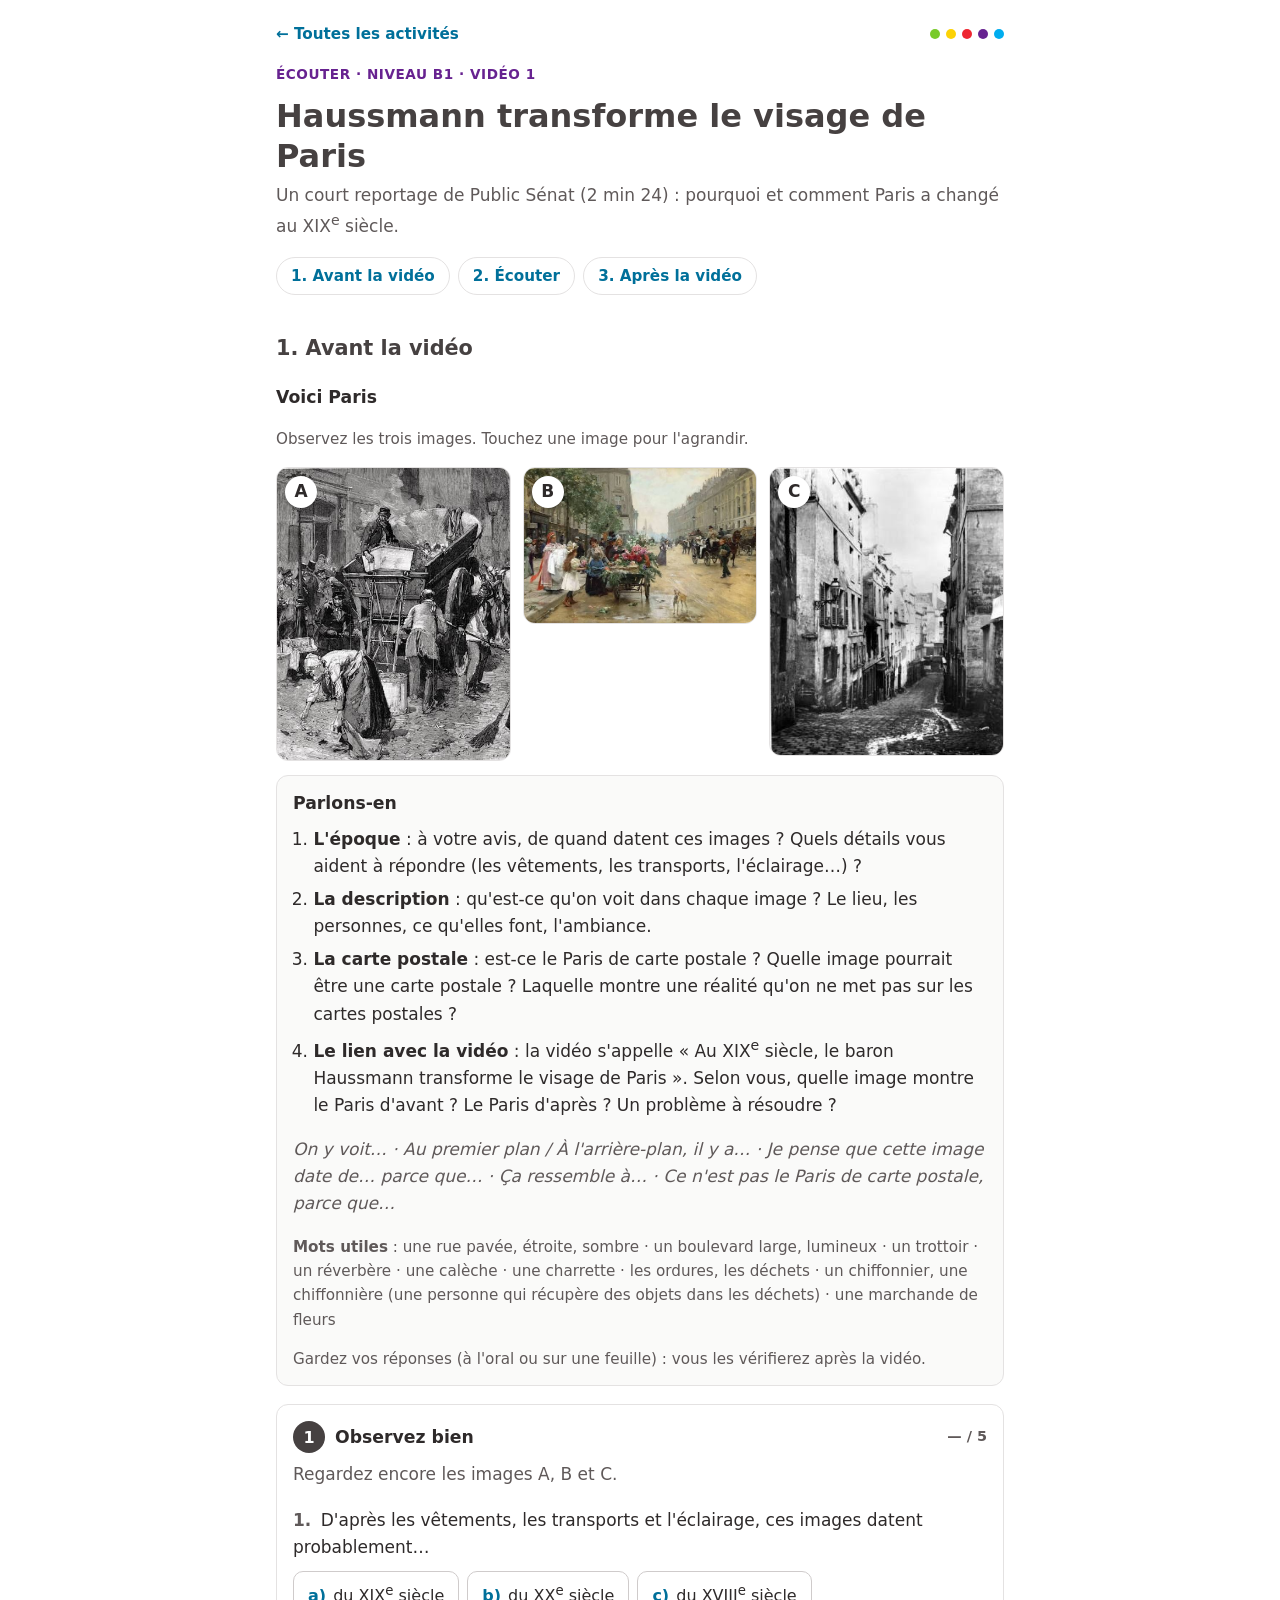
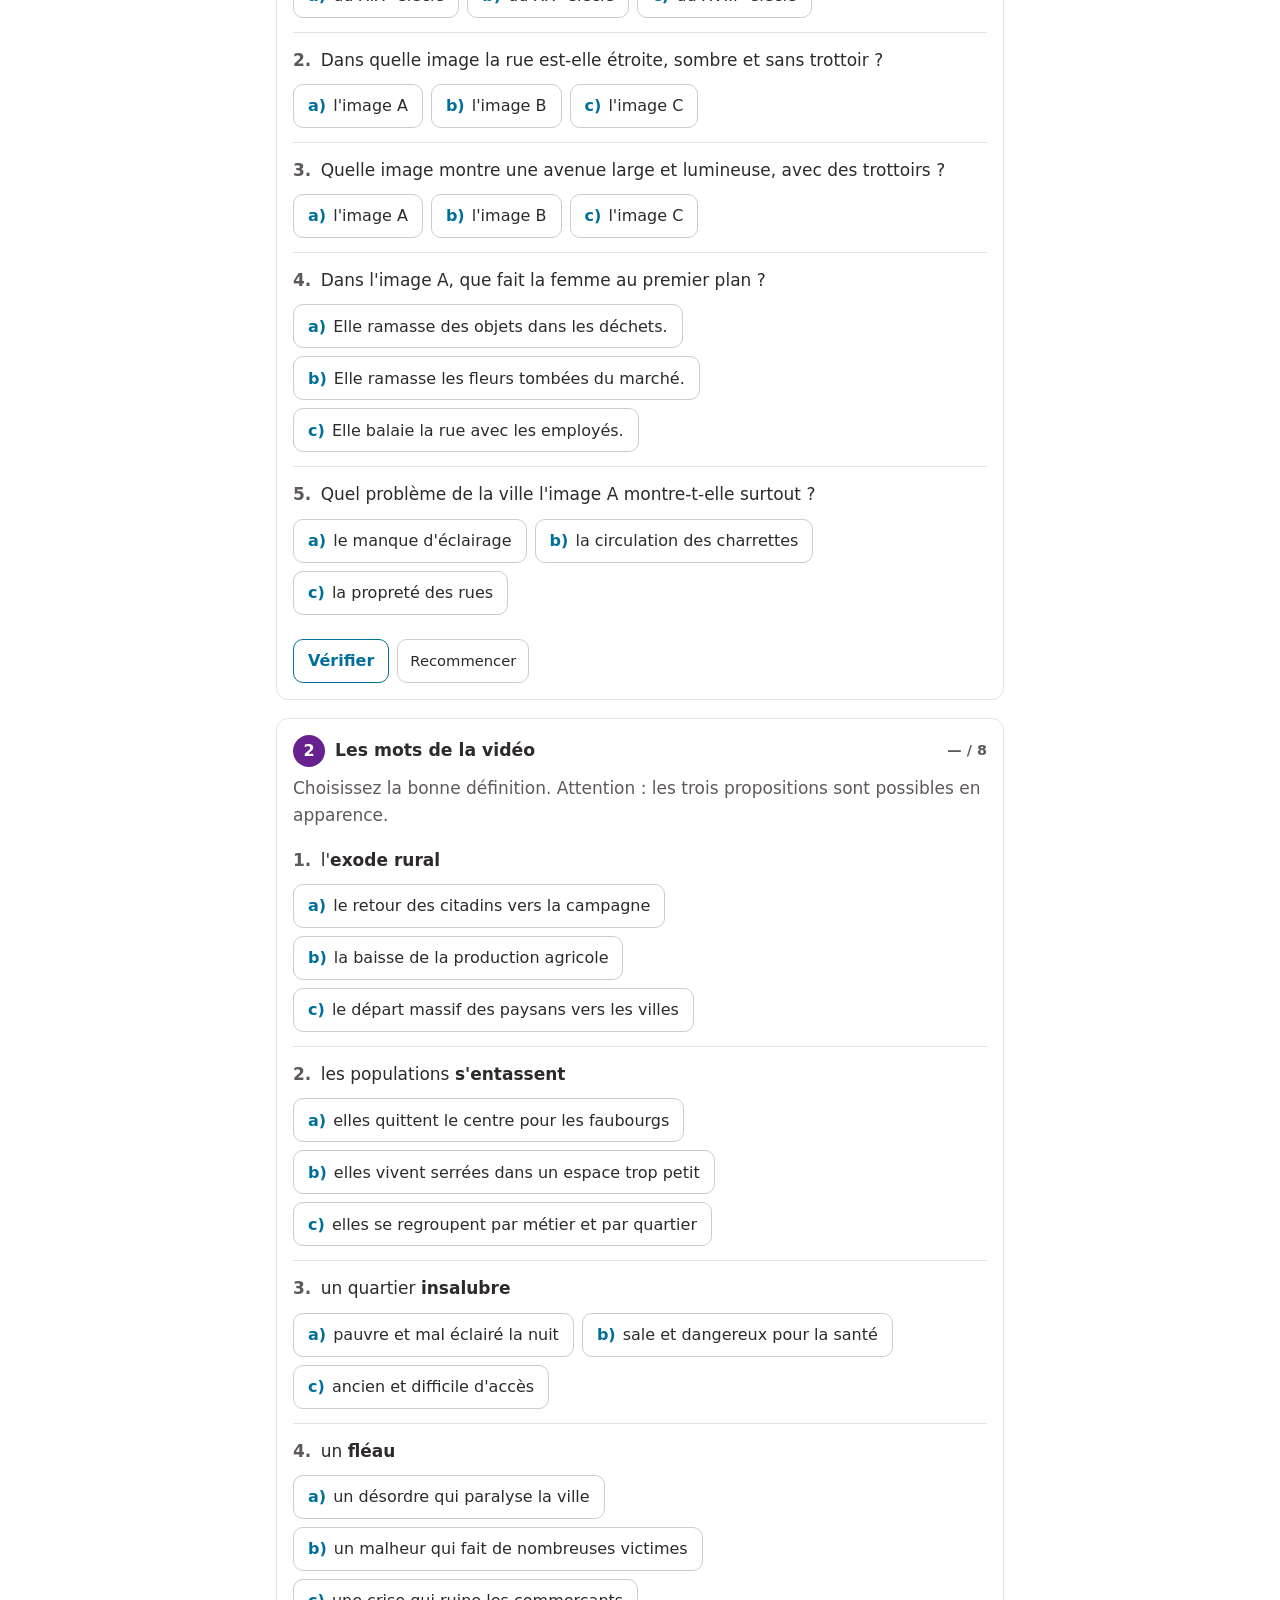
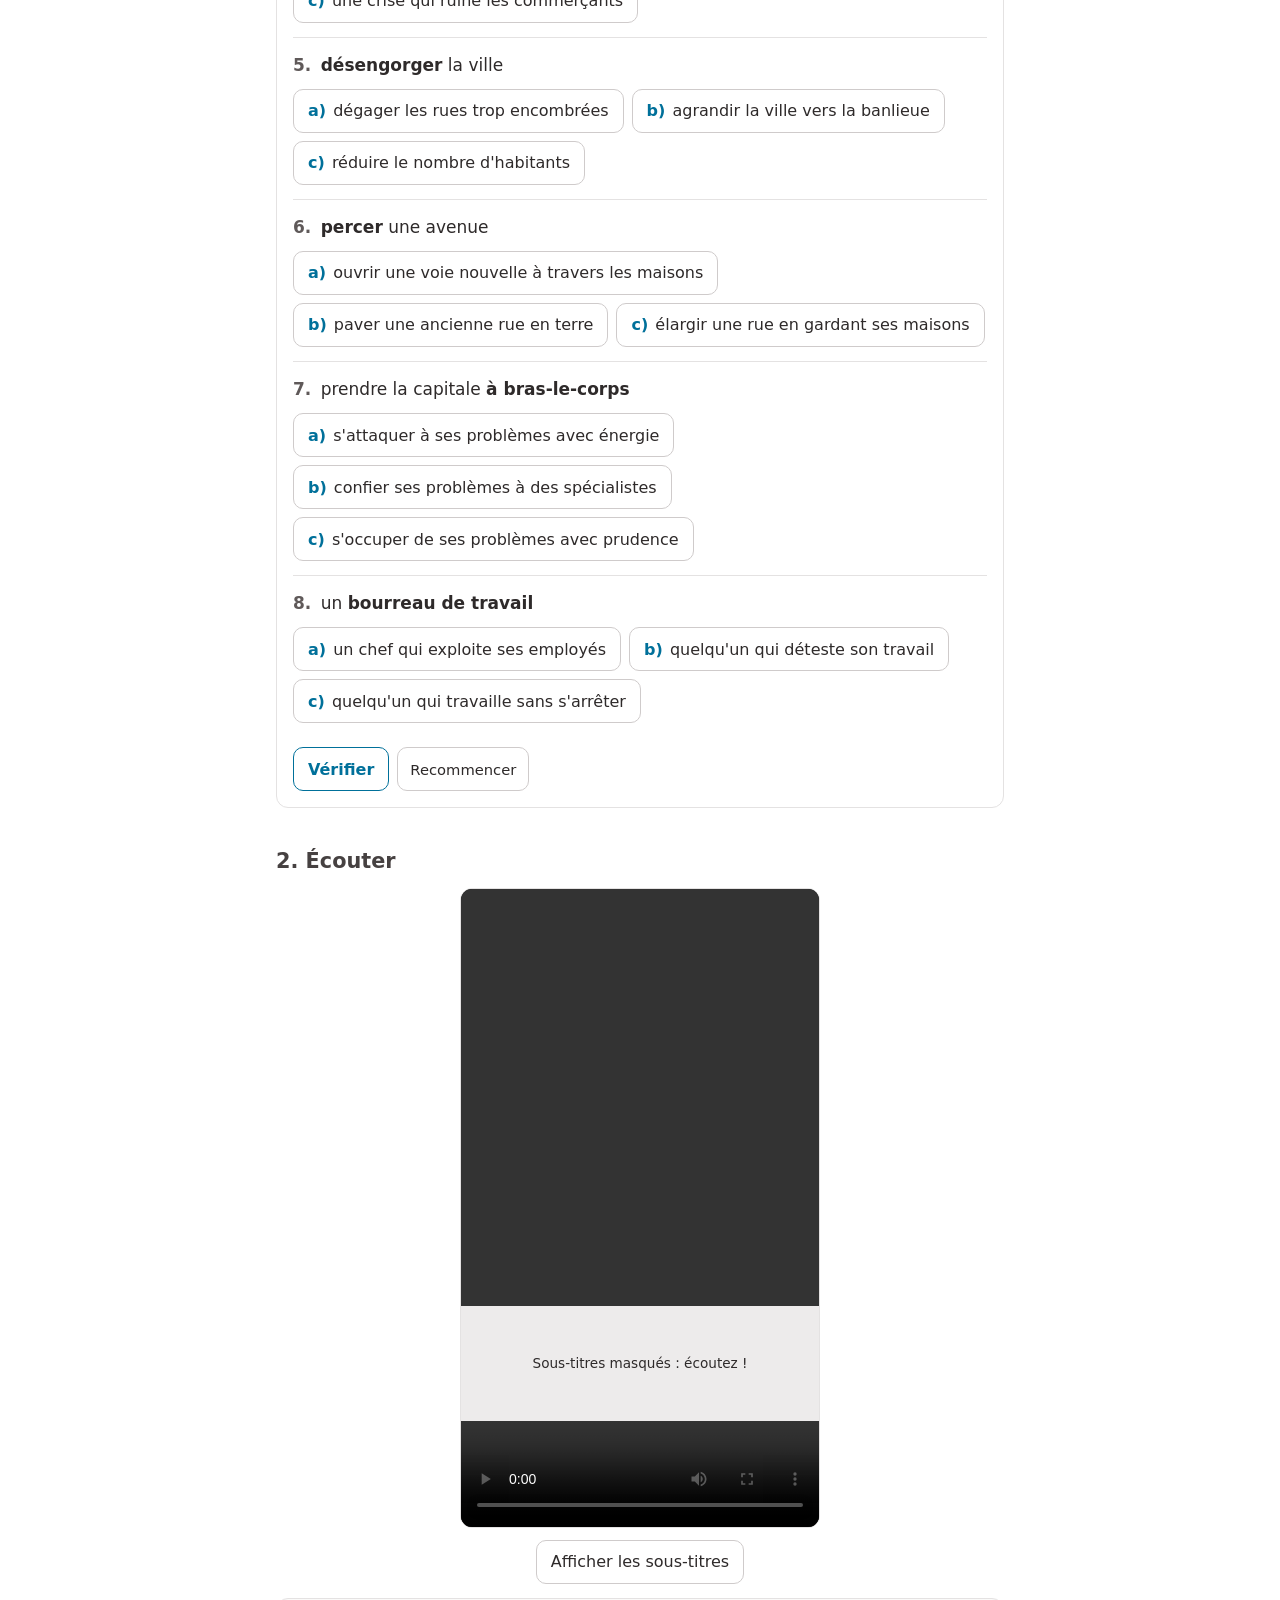
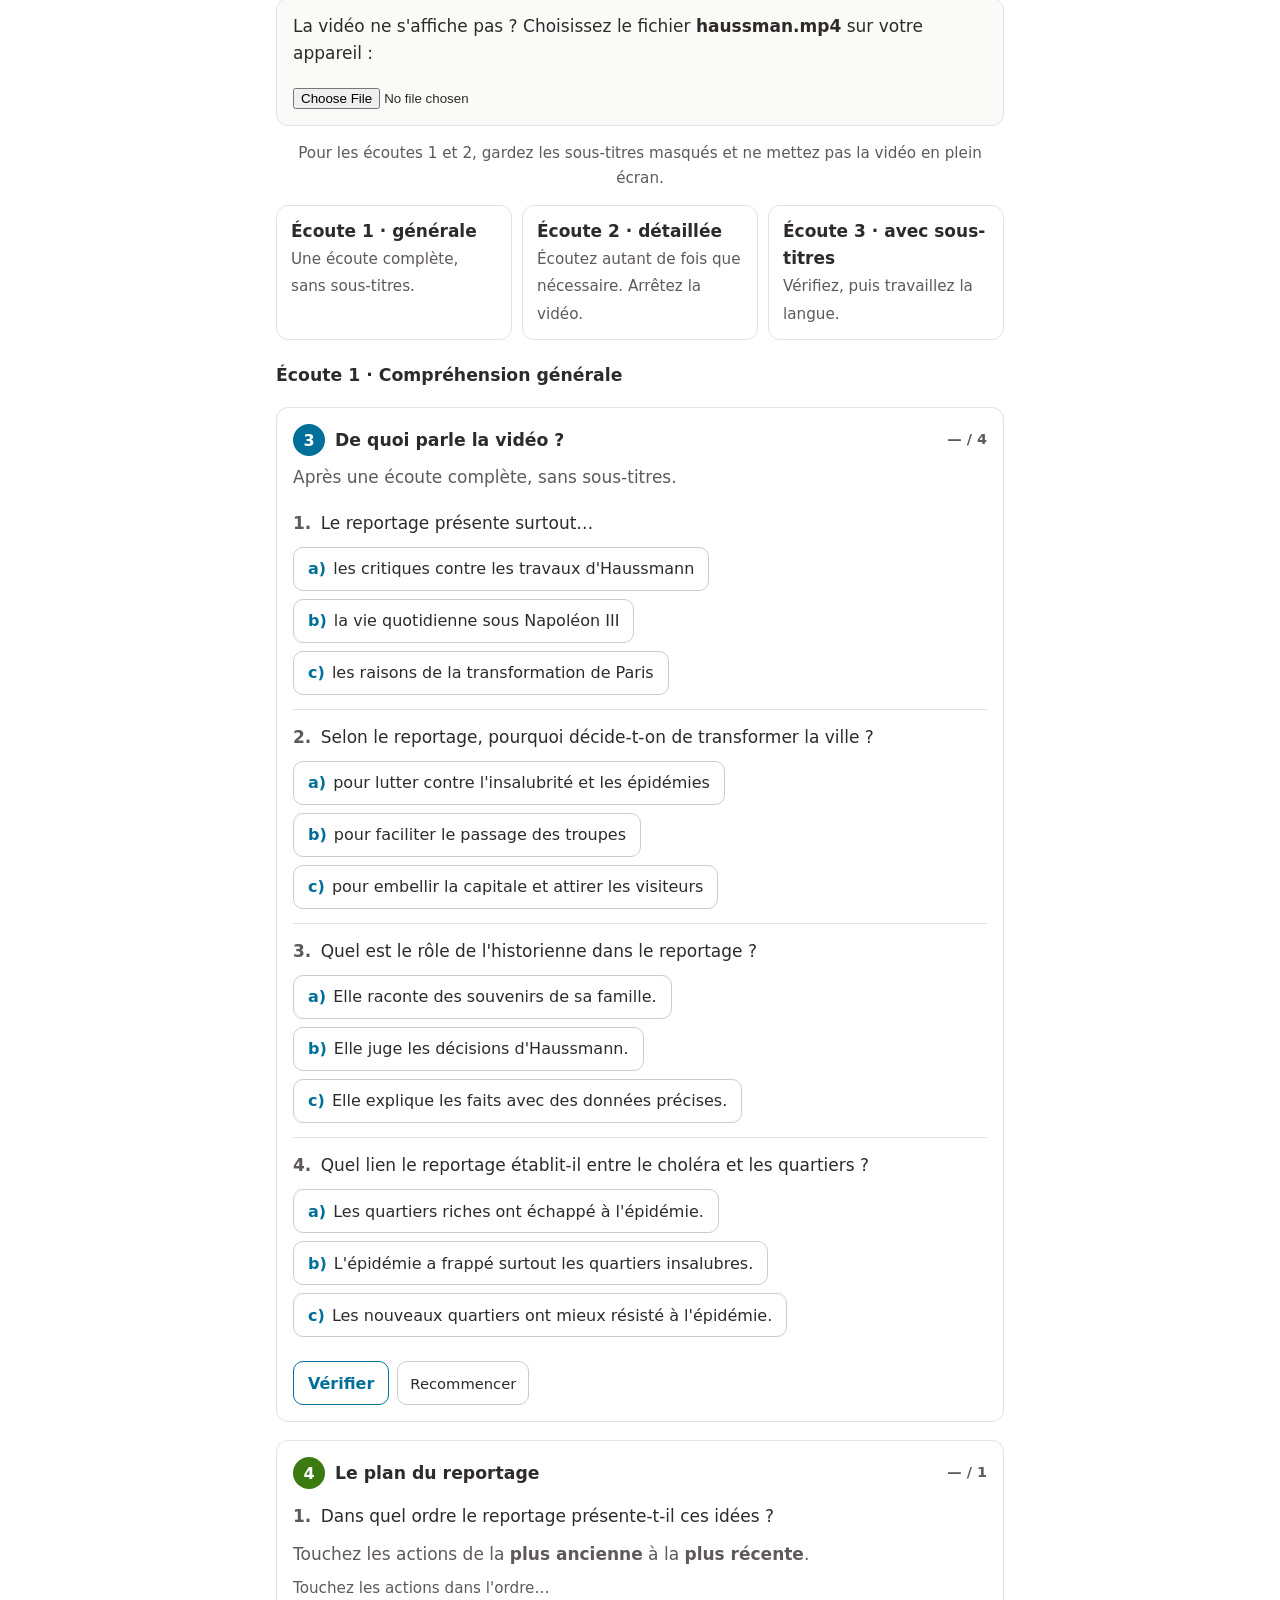
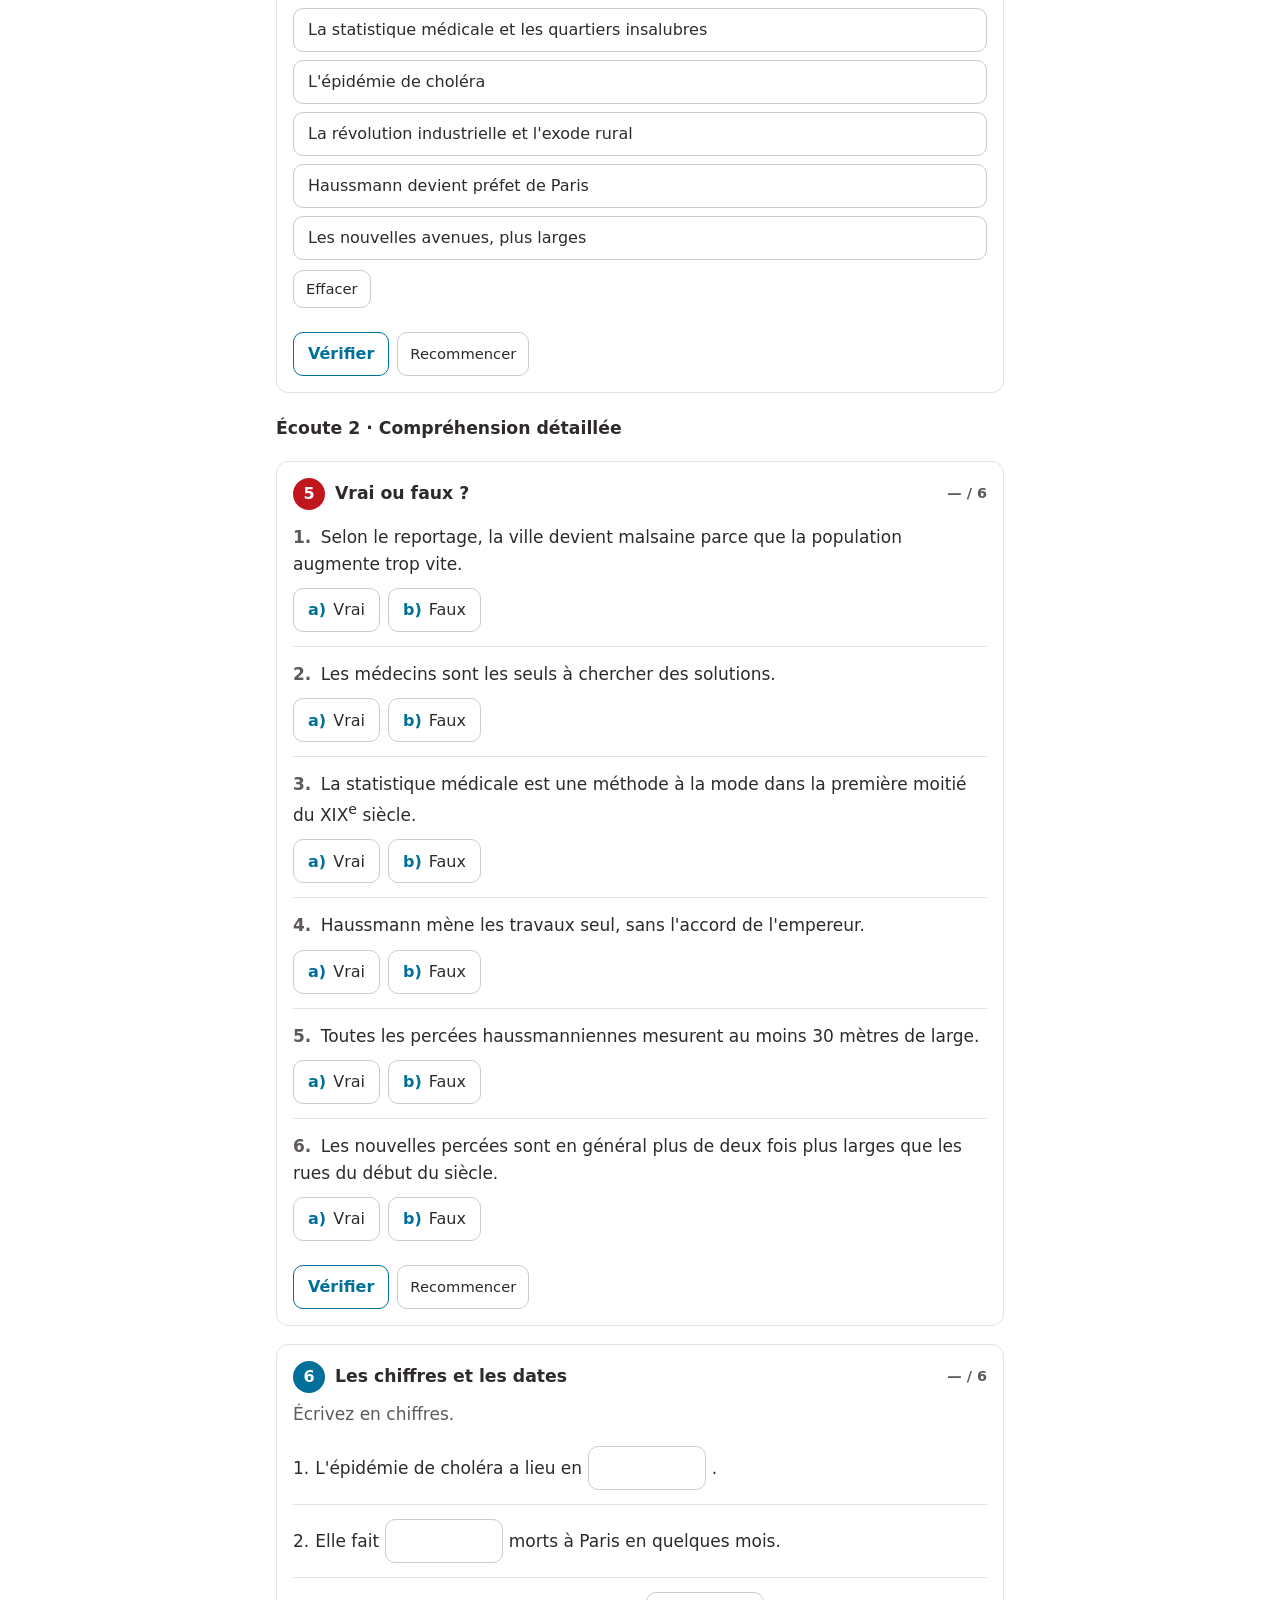
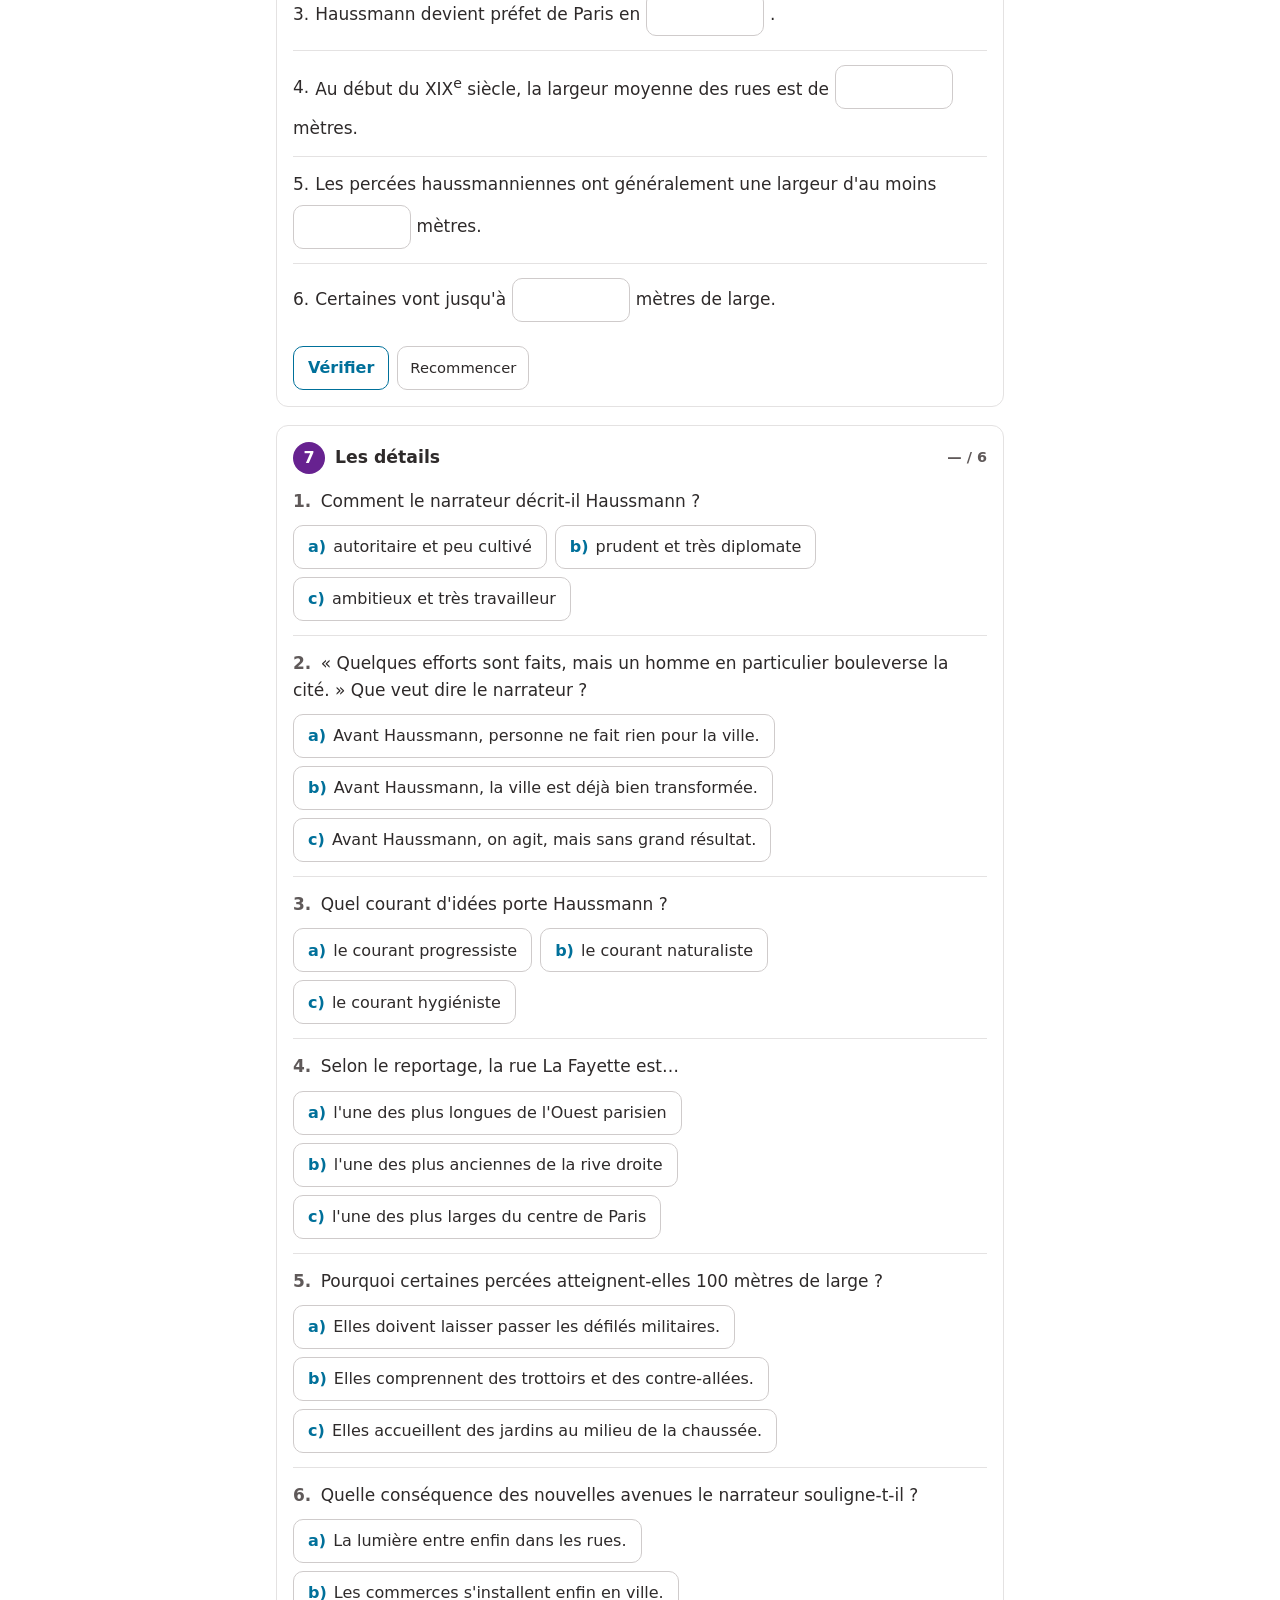
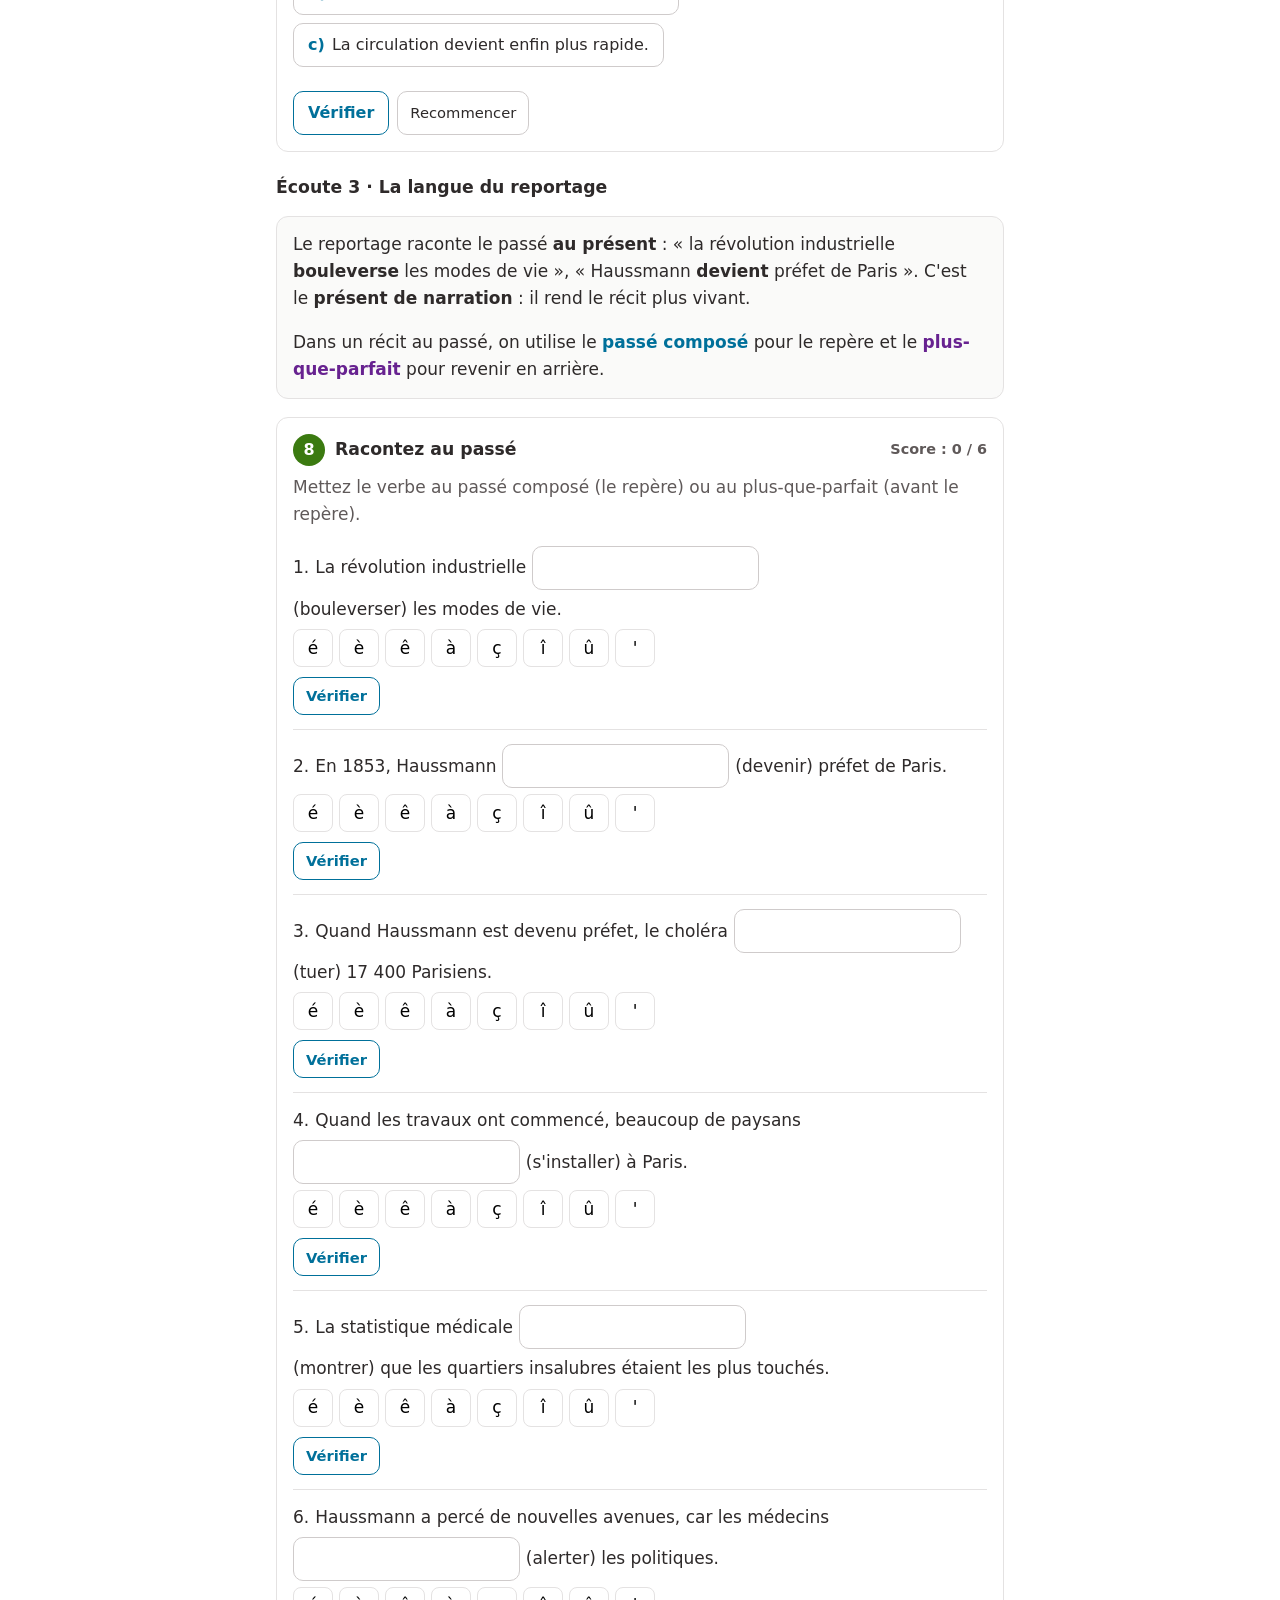
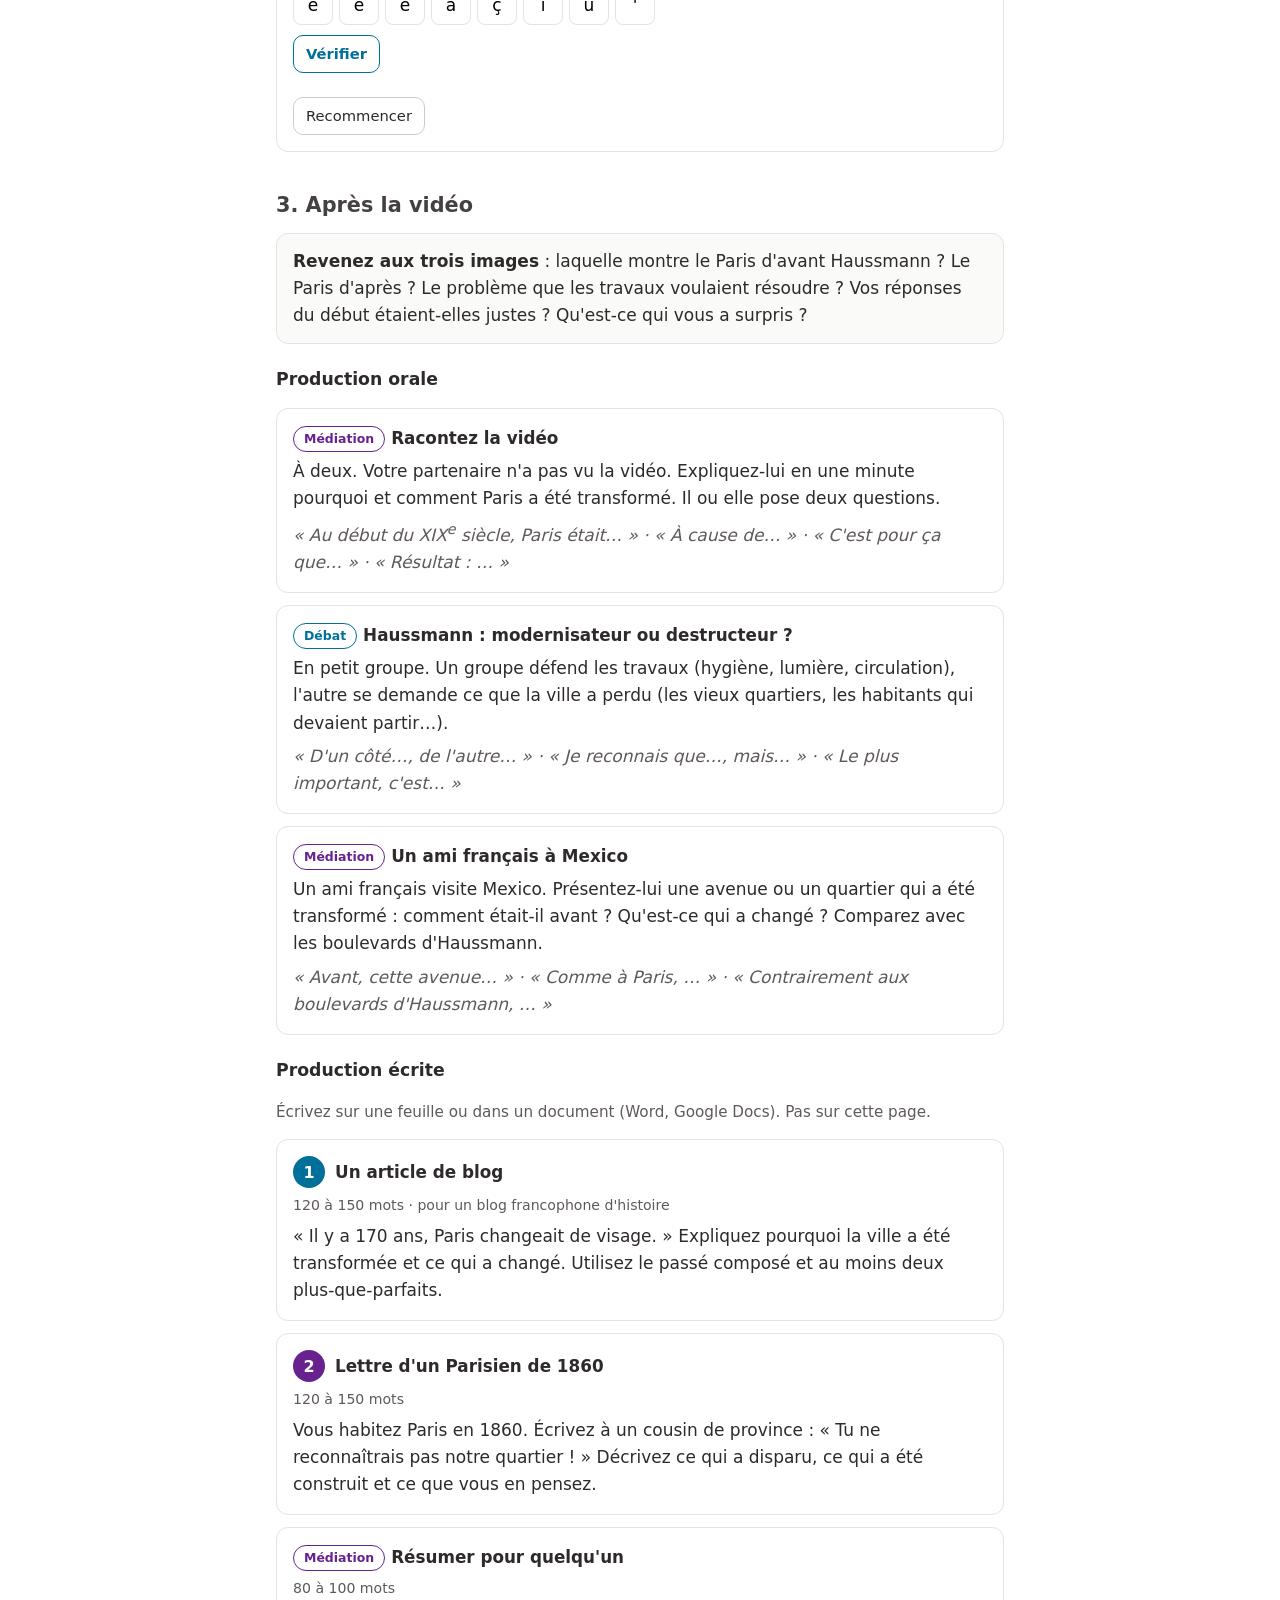
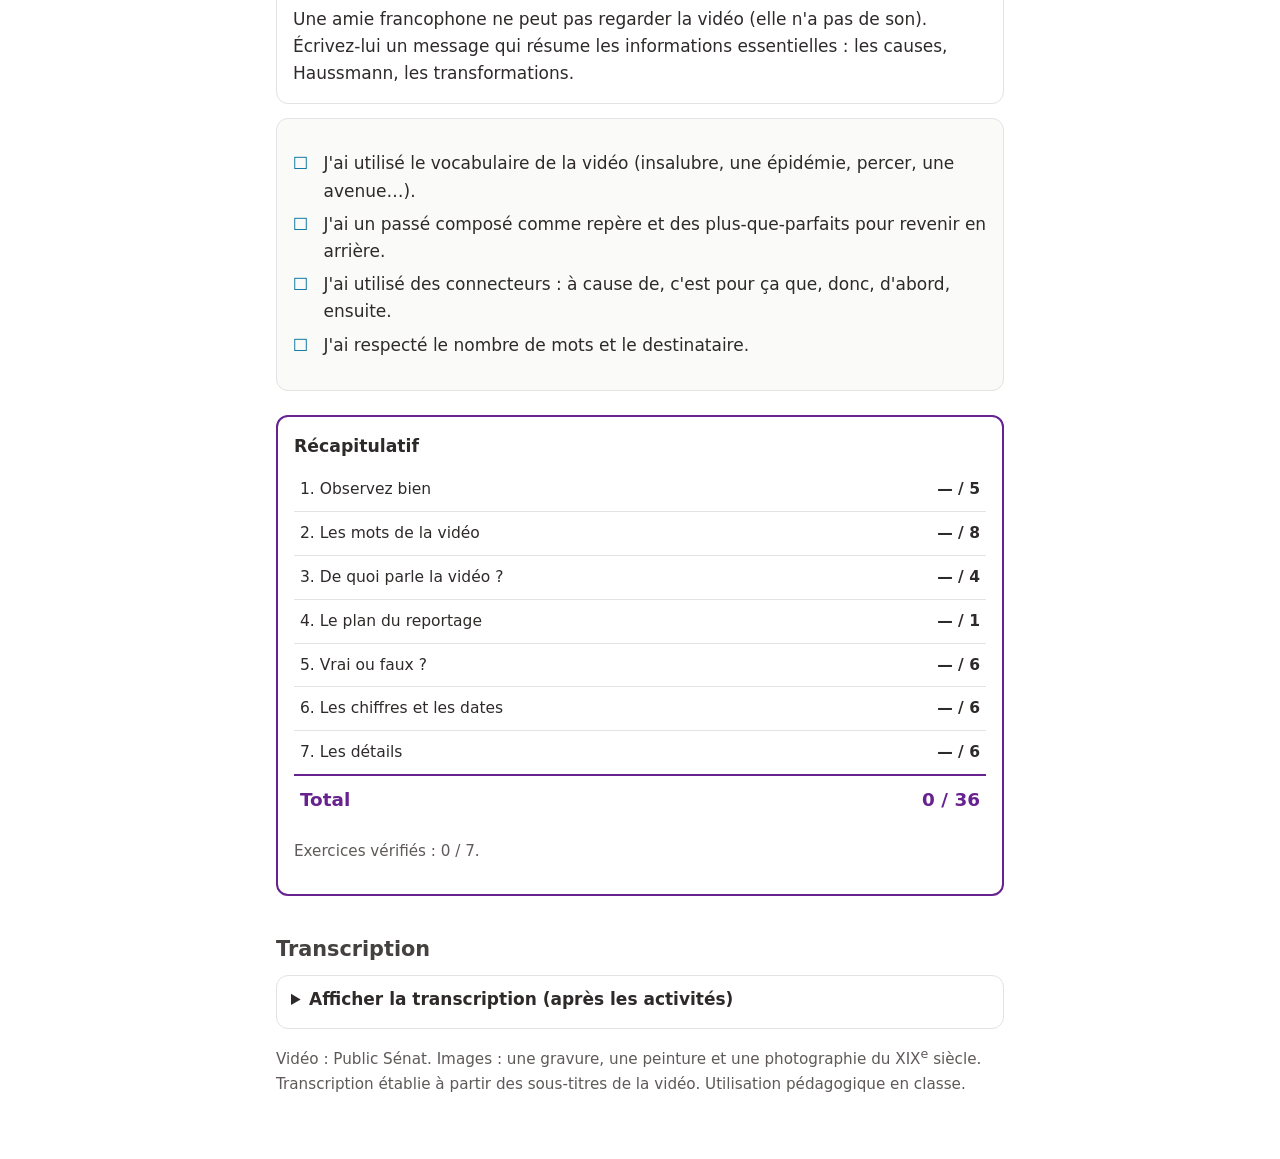
<file: ecouter/haussmann.html>
<!doctype html>
<html lang="fr">
<head>
<meta charset="utf-8">
<meta name="viewport" content="width=device-width, initial-scale=1">
<title>Haussmann transforme Paris · Écouter B1</title>
<link rel="stylesheet" href="assets/style.css">
</head>
<body>
<header class="top">
  <a class="back" href="../index.html#ecouter">← Toutes les activités</a>
  <div class="dots" aria-hidden="true"><span></span><span></span><span></span><span></span><span></span></div>
</header>
<main>
  <p class="kicker">Écouter · Niveau B1 · Vidéo 1</p>
  <h1>Haussmann transforme le visage de Paris</h1>
  <p class="lead">Un court reportage de Public Sénat (2 min 24)&nbsp;: pourquoi et comment Paris a changé au XIX<sup>e</sup> siècle.</p>

  <nav class="sommaire" aria-label="Étapes">
    <a href="#avant">1. Avant la vidéo</a>
    <a href="#ecouter">2. Écouter</a>
    <a href="#apres">3. Après la vidéo</a>
  </nav>

  <!-- ===================== AVANT ===================== -->
  <h2 id="avant">1. Avant la vidéo</h2>
  <h3>Voici Paris</h3>
  <p class="notice">Observez les trois images. Touchez une image pour l'agrandir.</p>
  <div class="galerie">
    <figure><a href="images/paris-a.jpg"><img src="images/paris-a.jpg" alt="Image A : gravure en noir et blanc. Dans une rue, des hommes vident des caisses de déchets dans une grande charrette ; au premier plan, une femme penchée fouille le sol." loading="lazy"></a><figcaption>A</figcaption></figure>
    <figure><a href="images/paris-b.jpg"><img src="images/paris-b.jpg" alt="Image B : peinture en couleurs. Sur une large avenue bordée d'immeubles, des femmes élégantes achètent des fleurs à une marchande ; des calèches passent." loading="lazy"></a><figcaption>B</figcaption></figure>
    <figure><a href="images/paris-c.jpg"><img src="images/paris-c.jpg" alt="Image C : photographie en noir et blanc d'une rue très étroite et sombre, pavée, entre de hautes maisons anciennes." loading="lazy"></a><figcaption>C</figcaption></figure>
  </div>
  <div class="box">
    <h3>Parlons-en</h3>
    <ol>
      <li><b>L'époque</b>&nbsp;: à votre avis, de quand datent ces images&nbsp;? Quels détails vous aident à répondre (les vêtements, les transports, l'éclairage…)&nbsp;?</li>
      <li><b>La description</b>&nbsp;: qu'est-ce qu'on voit dans chaque image&nbsp;? Le lieu, les personnes, ce qu'elles font, l'ambiance.</li>
      <li><b>La carte postale</b>&nbsp;: est-ce le Paris de carte postale&nbsp;? Quelle image pourrait être une carte postale&nbsp;? Laquelle montre une réalité qu'on ne met pas sur les cartes postales&nbsp;?</li>
      <li><b>Le lien avec la vidéo</b>&nbsp;: la vidéo s'appelle «&nbsp;Au XIX<sup>e</sup> siècle, le baron Haussmann transforme le visage de Paris&nbsp;». Selon vous, quelle image montre le Paris d'avant&nbsp;? Le Paris d'après&nbsp;? Un problème à résoudre&nbsp;?</li>
    </ol>
    <p class="phrases">On y voit… · Au premier plan / À l'arrière-plan, il y a… · Je pense que cette image date de… parce que… · Ça ressemble à… · Ce n'est pas le Paris de carte postale, parce que…</p>
    <p class="notice"><b>Mots utiles</b>&nbsp;: une rue pavée, étroite, sombre · un boulevard large, lumineux · un trottoir · un réverbère · une calèche · une charrette · les ordures, les déchets · un chiffonnier, une chiffonnière (une personne qui récupère des objets dans les déchets) · une marchande de fleurs</p>
    <p class="notice">Gardez vos réponses (à l'oral ou sur une feuille) : vous les vérifierez après la vidéo.</p>
  </div>
  <div id="ex-images"></div>
  <div id="ex-vocab"></div>

  <!-- ===================== ÉCOUTER ===================== -->
  <h2 id="ecouter">2. Écouter</h2>
  <div class="video-wrap" id="cadre">
    <video id="video" controls playsinline preload="metadata" src="haussman.mp4"></video>
    <div class="cache-st" id="cache">Sous-titres masqués&nbsp;: écoutez&nbsp;!</div>
  </div>
  <div class="btn-row" style="justify-content:center">
    <button type="button" class="btn" id="bascule" aria-pressed="true">Afficher les sous-titres</button>
  </div>
  <div id="secours" class="box" hidden>
    <p>La vidéo ne s'affiche pas&nbsp;? Choisissez le fichier <b>haussman.mp4</b> sur votre appareil&nbsp;:</p>
    <input type="file" accept="video/*" id="fichier">
  </div>
  <p class="notice" style="text-align:center">Pour les écoutes 1 et 2, gardez les sous-titres masqués et ne mettez pas la vidéo en plein écran.</p>

  <div class="etapes">
    <div class="etape"><b>Écoute 1 · générale</b><span class="notice">Une écoute complète, sans sous-titres.</span></div>
    <div class="etape"><b>Écoute 2 · détaillée</b><span class="notice">Écoutez autant de fois que nécessaire. Arrêtez la vidéo.</span></div>
    <div class="etape"><b>Écoute 3 · avec sous-titres</b><span class="notice">Vérifiez, puis travaillez la langue.</span></div>
  </div>

  <h3>Écoute 1 · Compréhension générale</h3>
  <div id="ex-global"></div>
  <div id="ex-plan"></div>

  <h3>Écoute 2 · Compréhension détaillée</h3>
  <div id="ex-vf"></div>
  <div id="ex-chiffres"></div>
  <div id="ex-detail"></div>

  <h3>Écoute 3 · La langue du reportage</h3>
  <div class="box">
    <p>Le reportage raconte le passé <b>au présent</b>&nbsp;: «&nbsp;la révolution industrielle <b>bouleverse</b> les modes de vie&nbsp;», «&nbsp;Haussmann <b>devient</b> préfet de Paris&nbsp;». C'est le <b>présent de narration</b>&nbsp;: il rend le récit plus vivant.</p>
    <p>Dans un récit au passé, on utilise le <span class="pc">passé composé</span> pour le repère et le <span class="pqp">plus-que-parfait</span> pour revenir en arrière.</p>
  </div>
  <div id="ex-passe"></div>

  <!-- ===================== APRÈS ===================== -->
  <h2 id="apres">3. Après la vidéo</h2>
  <div class="box">
    <p><b>Revenez aux trois images</b>&nbsp;: laquelle montre le Paris d'avant Haussmann&nbsp;? Le Paris d'après&nbsp;? Le problème que les travaux voulaient résoudre&nbsp;? Vos réponses du début étaient-elles justes&nbsp;? Qu'est-ce qui vous a surpris&nbsp;?</p>
  </div>

  <h3>Production orale</h3>
  <div class="cards">
    <article class="card">
      <h3><span class="tag med">Médiation</span>Racontez la vidéo</h3>
      <p>À deux. Votre partenaire n'a pas vu la vidéo. Expliquez-lui en une minute pourquoi et comment Paris a été transformé. Il ou elle pose deux questions.</p>
      <p class="phrases">«&nbsp;Au début du XIX<sup>e</sup> siècle, Paris était…&nbsp;» · «&nbsp;À cause de…&nbsp;» · «&nbsp;C'est pour ça que…&nbsp;» · «&nbsp;Résultat&nbsp;: …&nbsp;»</p>
    </article>
    <article class="card">
      <h3><span class="tag duo">Débat</span>Haussmann&nbsp;: modernisateur ou destructeur&nbsp;?</h3>
      <p>En petit groupe. Un groupe défend les travaux (hygiène, lumière, circulation), l'autre se demande ce que la ville a perdu (les vieux quartiers, les habitants qui devaient partir…).</p>
      <p class="phrases">«&nbsp;D'un côté…, de l'autre…&nbsp;» · «&nbsp;Je reconnais que…, mais…&nbsp;» · «&nbsp;Le plus important, c'est…&nbsp;»</p>
    </article>
    <article class="card">
      <h3><span class="tag med">Médiation</span>Un ami français à Mexico</h3>
      <p>Un ami français visite Mexico. Présentez-lui une avenue ou un quartier qui a été transformé&nbsp;: comment était-il avant&nbsp;? Qu'est-ce qui a changé&nbsp;? Comparez avec les boulevards d'Haussmann.</p>
      <p class="phrases">«&nbsp;Avant, cette avenue…&nbsp;» · «&nbsp;Comme à Paris, …&nbsp;» · «&nbsp;Contrairement aux boulevards d'Haussmann, …&nbsp;»</p>
    </article>
  </div>

  <h3>Production écrite</h3>
  <p class="notice">Écrivez sur une feuille ou dans un document (Word, Google Docs). Pas sur cette page.</p>
  <div class="cards">
    <article class="card">
      <h3><span class="num c-bleu">1</span>Un article de blog</h3>
      <p class="meta">120 à 150 mots · pour un blog francophone d'histoire</p>
      <p>«&nbsp;Il y a 170 ans, Paris changeait de visage.&nbsp;» Expliquez pourquoi la ville a été transformée et ce qui a changé. Utilisez le passé composé et au moins deux plus-que-parfaits.</p>
    </article>
    <article class="card">
      <h3><span class="num c-violet">2</span>Lettre d'un Parisien de 1860</h3>
      <p class="meta">120 à 150 mots</p>
      <p>Vous habitez Paris en 1860. Écrivez à un cousin de province&nbsp;: «&nbsp;Tu ne reconnaîtrais pas notre quartier&nbsp;!&nbsp;» Décrivez ce qui a disparu, ce qui a été construit et ce que vous en pensez.</p>
    </article>
    <article class="card">
      <h3><span class="tag med">Médiation</span>Résumer pour quelqu'un</h3>
      <p class="meta">80 à 100 mots</p>
      <p>Une amie francophone ne peut pas regarder la vidéo (elle n'a pas de son). Écrivez-lui un message qui résume les informations essentielles&nbsp;: les causes, Haussmann, les transformations.</p>
    </article>
  </div>
  <div class="box">
    <ul class="check">
      <li>J'ai utilisé le vocabulaire de la vidéo (insalubre, une épidémie, percer, une avenue…).</li>
      <li>J'ai un passé composé comme repère et des plus-que-parfaits pour revenir en arrière.</li>
      <li>J'ai utilisé des connecteurs&nbsp;: à cause de, c'est pour ça que, donc, d'abord, ensuite.</li>
      <li>J'ai respecté le nombre de mots et le destinataire.</li>
    </ul>
  </div>

  <div id="bilan"></div>

  <h2 id="transcription">Transcription</h2>
  <details>
    <summary>Afficher la transcription (après les activités)</summary>
    <div class="transcript">
      <span class="speaker">Titre</span>
      <p>Au XIX<sup>e</sup> siècle, le baron Haussmann transforme le visage de Paris.</p>
      <span class="speaker">Narrateur</span>
      <p>À la fin du XVIII<sup>e</sup> siècle, la révolution industrielle bouleverse les modes de vie. Avec l'exode rural, les populations s'entassent et la concentration urbaine explose. Paris est surchargé et ses infrastructures inadaptées. En proie à la surmortalité urbaine&nbsp;: on meurt plus en ville qu'à la campagne. Une situation alarmante que les médecins, les architectes et les politiques tentent de résoudre par tous les moyens. D'autant qu'à cette époque, un nouveau fléau sévit. En 1832, l'épidémie de choléra fait à Paris 17 400 morts en quelques mois.</p>
      <span class="speaker">Une historienne</span>
      <p>On va utiliser une démarche qui est très en vogue dans cette première moitié du XIX<sup>e</sup> siècle, qui est ce qu'on appelle la statistique médicale. Et ce que va montrer la statistique médicale, c'est que les quartiers les plus insalubres sont ceux dans lesquels le choléra a été le plus mortel et a eu le plus d'effets.</p>
      <span class="speaker">Narrateur</span>
      <p>La recherche de salubrité et la volonté d'améliorer les conditions de vie deviennent une priorité. L'hygiène est désormais un problème d'État. Quelques efforts sont faits, mais un homme en particulier bouleverse la cité. En 1853, Georges-Eugène Haussmann devient préfet de Paris. Sous les ordres de Napoléon III, ce haut fonctionnaire, dévoré d'ambition et bourreau de travail, veut désengorger la ville et orchestrer des travaux à grande échelle. Porté par le courant hygiéniste du XIX<sup>e</sup> siècle, le baron Haussmann prend la capitale à bras-le-corps. On creuse et on perce. De nouvelles avenues rectilignes apparaissent, comme le boulevard Haussmann ou la rue La Fayette, l'une des plus longues de l'Ouest parisien. La lumière pénètre enfin&nbsp;!</p>
      <span class="speaker">Une historienne</span>
      <p>Au début du XIX<sup>e</sup> siècle, la largeur moyenne des rues est de 8 mètres 50. Si on regarde les percées haussmanniennes, elles sont bien sûr beaucoup plus larges. Généralement, elles ont une largeur d'au moins 20 mètres, mais peuvent aller jusqu'à 30 mètres, et même pour certaines jusqu'à 100 mètres de large, parce qu'elles ont des trottoirs, des contre-allées, etc. Donc le visage de Paris est complètement transformé.</p>
    </div>
  </details>
  <p class="note-pied notice">Vidéo&nbsp;: Public Sénat. Images&nbsp;: une gravure, une peinture et une photographie du XIX<sup>e</sup> siècle. Transcription établie à partir des sous-titres de la vidéo. Utilisation pédagogique en classe.</p>
</main>

<script src="assets/exercices.js"></script>
<script>
/* ---------- Vidéo : sous-titres masqués, fichier de secours ---------- */
(function () {
  var v = document.getElementById("video"), cache = document.getElementById("cache"), b = document.getElementById("bascule");
  b.addEventListener("click", function () {
    var masque = !cache.hidden;
    cache.hidden = masque;
    b.setAttribute("aria-pressed", String(!masque));
    b.textContent = masque ? "Masquer les sous-titres" : "Afficher les sous-titres";
  });
  v.addEventListener("error", function () { document.getElementById("secours").hidden = false; }, true);
  var src = v.querySelector("source") || v;
  src.addEventListener("error", function () { document.getElementById("secours").hidden = false; });
  document.getElementById("fichier").addEventListener("change", function (e) {
    var f = e.target.files[0]; if (!f) return;
    v.src = URL.createObjectURL(f); v.load();
    document.getElementById("secours").hidden = true;
  });
})();

/* ---------- Avant la vidéo : les images ---------- */
Exos.qcm(document.getElementById("ex-images"), {
  num: 1, color: "c-gris", titre: "Observez bien",
  consigne: "Regardez encore les images A, B et C.",
  melanger: true,
  items: [
    { q: "D'après les vêtements, les transports et l'éclairage, ces images datent probablement…", options: ["du XVIII<sup>e</sup> siècle", "du XIX<sup>e</sup> siècle", "du XX<sup>e</sup> siècle"], answer: 1, ok: "Calèches, réverbères à gaz, aucune automobile : le XIX<sup>e</sup> siècle.", fb: { 0: "Les réverbères à gaz et les grands boulevards indiquent une époque plus récente.", 2: "Il n'y a aucune automobile : c'est plus ancien." } },
    { fixe: true, q: "Dans quelle image la rue est-elle étroite, sombre et sans trottoir ?", options: ["l'image A", "l'image B", "l'image C"], answer: 2, ok: "Une ruelle du vieux Paris : peu de lumière, pas de trottoir, de hautes maisons serrées.", fb: { 0: "Dans l'image A, on voit surtout les déchets et les travailleurs, pas la rue entière.", 1: "Dans l'image B, la rue est au contraire très large." } },
    { fixe: true, q: "Quelle image montre une avenue large et lumineuse, avec des trottoirs ?", options: ["l'image A", "l'image B", "l'image C"], answer: 1, ok: "Un boulevard élégant : c'est le Paris « de carte postale ».", fb: { 0: "Dans l'image A, on ne voit pas la largeur de la rue.", 2: "Dans l'image C, la rue est étroite et sombre." } },
    { q: "Dans l'image A, que fait la femme au premier plan ?", options: ["Elle ramasse des objets dans les déchets.", "Elle ramasse les fleurs tombées du marché.", "Elle balaie la rue avec les employés."], answer: 0, ok: "C'est une chiffonnière : elle récupère ce qui peut être revendu (tissus, papier, métal…).", fb: { 1: "Regardez autour d'elle : des caisses et une charrette de déchets, pas de fleurs.", 2: "Le balai est tenu par un homme. Elle, elle cherche quelque chose par terre." } },
    { q: "Quel problème de la ville l'image A montre-t-elle surtout ?", options: ["la propreté des rues", "la circulation des charrettes", "le manque d'éclairage"], answer: 0, ok: "Les déchets dans la rue : un problème d'hygiène… et c'est le thème de la vidéo.", fb: { 1: "Il y a bien une charrette, mais elle sert à emporter les ordures.", 2: "On voit même un réverbère à gauche : le problème est ailleurs." } }
  ]
});

/* ---------- Avant la vidéo : vocabulaire ---------- */
Exos.qcm(document.getElementById("ex-vocab"), {
  num: 2, color: "c-violet", titre: "Les mots de la vidéo",
  consigne: "Choisissez la bonne définition. Attention : les trois propositions sont possibles en apparence.",
  melanger: true,
  items: [
    { q: "l'<b>exode rural</b>", options: ["le départ massif des paysans vers les villes", "le retour des citadins vers la campagne", "la baisse de la production agricole"], answer: 0, ok: "Au XIX<sup>e</sup> siècle, beaucoup de paysans partent travailler dans les usines des villes.", fb: { 1: "C'est le mouvement inverse : au XIX<sup>e</sup> siècle, on quitte la campagne.", 2: "C'est parfois une conséquence, mais le mot désigne un déplacement de population." } },
    { q: "les populations <b>s'entassent</b>", options: ["elles vivent serrées dans un espace trop petit", "elles quittent le centre pour les faubourgs", "elles se regroupent par métier et par quartier"], answer: 0, ok: "S'entasser = être trop nombreux dans un espace trop petit (comme un tas).", fb: { 1: "C'est presque le contraire : les gens restent et se serrent.", 2: "Le mot ne parle pas de métiers, mais de manque de place." } },
    { q: "un quartier <b>insalubre</b>", options: ["sale et dangereux pour la santé", "pauvre et mal éclairé la nuit", "ancien et difficile d'accès"], answer: 0, ok: "Insalubre ≠ salubre (bon pour la santé). Dans la vidéo : « la recherche de salubrité ».", fb: { 1: "Un quartier insalubre est souvent pauvre, mais le mot parle d'hygiène et de santé.", 2: "Il peut être ancien, mais le mot parle d'hygiène et de santé." } },
    { q: "un <b>fléau</b>", options: ["un malheur qui fait de nombreuses victimes", "un désordre qui paralyse la ville", "une crise qui ruine les commerçants"], answer: 0, ok: "Le choléra est un fléau : il tue des milliers de personnes.", fb: { 2: "Une crise économique peut être grave, mais un fléau touche directement les vies (maladie, guerre…)." } },
    { q: "<b>désengorger</b> la ville", options: ["dégager les rues trop encombrées", "agrandir la ville vers la banlieue", "réduire le nombre d'habitants"], answer: 0, ok: "Comme une route « engorgée » (bloquée) qu'on dégage : on veut que la ville circule et respire.", fb: { 1: "Il ne s'agit pas d'agrandir la ville, mais de la rendre moins encombrée.", 2: "On ne chasse pas les habitants : on libère l'espace et la circulation." } },
    { q: "<b>percer</b> une avenue", options: ["ouvrir une voie nouvelle à travers les maisons", "élargir une rue en gardant ses maisons", "paver une ancienne rue en terre"], answer: 0, ok: "Une « percée » : on démolit pour ouvrir une voie nouvelle à travers les quartiers.", fb: { 1: "Pour percer, on démolit : les maisons sur le passage disparaissent.", 2: "Paver, c'est couvrir le sol ; percer, c'est ouvrir une voie nouvelle." } },
    { q: "prendre la capitale <b>à bras-le-corps</b>", options: ["s'attaquer à ses problèmes avec énergie", "s'occuper de ses problèmes avec prudence", "confier ses problèmes à des spécialistes"], answer: 0, ok: "Prendre un problème à bras-le-corps = l'affronter directement, avec énergie.", fb: { 1: "L'expression insiste sur l'énergie, pas sur la prudence.", 2: "Au contraire : on s'en occupe soi-même, directement." } },
    { q: "un <b>bourreau de travail</b>", options: ["quelqu'un qui travaille sans s'arrêter", "un chef qui exploite ses employés", "quelqu'un qui déteste son travail"], answer: 0, ok: "Expression familière : quelqu'un qui travaille énormément.", fb: { 1: "Le mot « bourreau » fait penser à la cruauté, mais l'expression parle de soi-même : on travaille trop.", 2: "C'est presque le contraire : il travaille énormément." } }
  ]
});

/* ---------- Écoute 1 ---------- */
Exos.qcm(document.getElementById("ex-global"), {
  num: 3, color: "c-bleu", titre: "De quoi parle la vidéo ?",
  consigne: "Après une écoute complète, sans sous-titres.",
  melanger: true,
  items: [
    { q: "Le reportage présente surtout…", options: ["les raisons de la transformation de Paris", "la vie quotidienne sous Napoléon III", "les critiques contre les travaux d'Haussmann"], answer: 0, ok: "Il explique pourquoi on transforme Paris (surpopulation, insalubrité, choléra), puis comment.", fb: { 1: "Napoléon III est cité, mais la vie quotidienne n'est pas le sujet.", 2: "Le reportage ne présente aucune critique des travaux." } },
    { q: "Selon le reportage, pourquoi décide-t-on de transformer la ville ?", options: ["pour lutter contre l'insalubrité et les épidémies", "pour faciliter le passage des troupes", "pour embellir la capitale et attirer les visiteurs"], answer: 0, ok: "L'hygiène devient « un problème d'État » après le choléra de 1832.", fb: { 1: "Cet argument existe dans les livres d'histoire, mais le reportage ne le mentionne pas.", 2: "La beauté de Paris n'est pas l'argument du reportage : écoutez la partie sur le choléra." } },
    { q: "Quel est le rôle de l'historienne dans le reportage ?", options: ["Elle explique les faits avec des données précises.", "Elle raconte des souvenirs de sa famille.", "Elle juge les décisions d'Haussmann."], answer: 0, ok: "Elle parle de la statistique médicale et donne la largeur des rues.", fb: { 2: "Elle ne donne pas d'avis personnel : elle explique et elle chiffre." } },
    { q: "Quel lien le reportage établit-il entre le choléra et les quartiers ?", options: ["L'épidémie a frappé surtout les quartiers insalubres.", "Les quartiers riches ont échappé à l'épidémie.", "Les nouveaux quartiers ont mieux résisté à l'épidémie."], answer: 0, ok: "C'est ce que montre la statistique médicale : les quartiers les plus insalubres ont eu le plus de morts.", fb: { 1: "C'est peut-être vrai, mais le reportage parle des quartiers insalubres, pas des quartiers riches.", 2: "Impossible : en 1832, les nouveaux quartiers d'Haussmann n'existent pas encore." } }
  ]
});
Exos.ordre(document.getElementById("ex-plan"), {
  num: 4, color: "c-vert", titre: "Le plan du reportage",
  items: [
    { texte: "Dans quel ordre le reportage présente-t-il ces idées ?",
      etapes: ["La révolution industrielle et l'exode rural", "L'épidémie de choléra", "La statistique médicale et les quartiers insalubres", "Haussmann devient préfet de Paris", "Les nouvelles avenues, plus larges"],
      ok: "Le reportage va des causes (ville surchargée, choléra) à la solution (les travaux d'Haussmann).",
      indice: "Le reportage commence par les causes et finit par les transformations." }
  ]
});

/* ---------- Écoute 2 ---------- */
Exos.qcm(document.getElementById("ex-vf"), {
  num: 5, color: "c-rouge", titre: "Vrai ou faux ?",
  items: [
    { q: "Selon le reportage, la ville devient malsaine parce que la population augmente trop vite.", options: ["Vrai", "Faux"], answer: 0, ok: "Vrai : exode rural, « la concentration urbaine explose », « Paris est surchargé ».", fb: { 1: "Réécoutez le début : pourquoi Paris est-il « surchargé » ?" } },
    { q: "Les médecins sont les seuls à chercher des solutions.", options: ["Vrai", "Faux"], answer: 1, ok: "Faux : « les médecins, les architectes et les politiques » cherchent des solutions.", fb: { 0: "Écoutez la liste : les médecins ne sont pas seuls." } },
    { q: "La statistique médicale est une méthode à la mode dans la première moitié du XIX<sup>e</sup> siècle.", options: ["Vrai", "Faux"], answer: 0, ok: "Vrai : une démarche « très en vogue » (= à la mode) à cette époque.", fb: { 1: "L'historienne dit qu'elle est « très en vogue » : que signifie cette expression ?" } },
    { q: "Haussmann mène les travaux seul, sans l'accord de l'empereur.", options: ["Vrai", "Faux"], answer: 1, ok: "Faux : il agit « sous les ordres de Napoléon III ».", fb: { 0: "Écoutez la phrase qui commence par « Sous les ordres de… »." } },
    { q: "Toutes les percées haussmanniennes mesurent au moins 30 mètres de large.", options: ["Vrai", "Faux"], answer: 1, ok: "Faux : généralement au moins 20 mètres ; elles peuvent aller jusqu'à 30, et certaines jusqu'à 100.", fb: { 0: "Attention aux chiffres : quelle est la largeur minimale ?" } },
    { q: "Les nouvelles percées sont en général plus de deux fois plus larges que les rues du début du siècle.", options: ["Vrai", "Faux"], answer: 0, ok: "Vrai : au moins 20 mètres, contre 8 mètres 50 en moyenne avant.", fb: { 1: "Comparez les deux chiffres de l'historienne : la largeur moyenne avant, et la largeur minimale des percées." } }
  ]
});
Exos.saisie(document.getElementById("ex-chiffres"), {
  num: 6, color: "c-bleu", titre: "Les chiffres et les dates",
  consigne: "Écrivez en chiffres.",
  items: [
    { text: "L'épidémie de choléra a lieu en ___.", chiffre: true, answers: ["1832"], fb: { "1830": "Presque ! Réécoutez : « En mille huit cent trente-deux »." }, ok: "En 1832." },
    { text: "Elle fait ___ morts à Paris en quelques mois.", chiffre: true, answers: ["17 400", "17400"], fb: { "17000": "Presque : il y a aussi « quatre cents ».", "7400": "Réécoutez le début : « dix-sept mille »." }, ok: "17 400 morts." },
    { text: "Haussmann devient préfet de Paris en ___.", chiffre: true, answers: ["1853"], fb: { "1832": "1832, c'est le choléra. Haussmann arrive plus tard." }, ok: "En 1853." },
    { text: "Au début du XIX<sup>e</sup> siècle, la largeur moyenne des rues est de ___ mètres.", chiffre: true, answers: ["8,50", "8,5", "8 50", "850"], ok: "8 mètres 50." },
    { text: "Les percées haussmanniennes ont généralement une largeur d'au moins ___ mètres.", chiffre: true, answers: ["20"], fb: { "30": "30 mètres, c'est le maximum habituel. Le minimum ?" }, ok: "Au moins 20 mètres." },
    { text: "Certaines vont jusqu'à ___ mètres de large.", chiffre: true, answers: ["100"], fb: { "30": "Écoutez la fin : « et même pour certaines… »." }, ok: "100 mètres, avec les trottoirs et les contre-allées." }
  ]
});
Exos.qcm(document.getElementById("ex-detail"), {
  num: 7, color: "c-violet", titre: "Les détails",
  melanger: true,
  items: [
    { q: "Comment le narrateur décrit-il Haussmann ?", options: ["ambitieux et très travailleur", "prudent et très diplomate", "autoritaire et peu cultivé"], answer: 0, ok: "« Dévoré d'ambition et bourreau de travail ».", fb: { 1: "Écoutez les deux expressions : « dévoré d'… » et « bourreau de… ».", 2: "Le reportage ne parle ni de son autorité ni de sa culture." } },
    { q: "« Quelques efforts sont faits, mais un homme en particulier bouleverse la cité. » Que veut dire le narrateur ?", options: ["Avant Haussmann, on agit, mais sans grand résultat.", "Avant Haussmann, personne ne fait rien pour la ville.", "Avant Haussmann, la ville est déjà bien transformée."], answer: 0, ok: "« Quelques efforts… mais » : il y a des actions, mais limitées ; Haussmann change vraiment les choses.", fb: { 1: "« Quelques efforts sont faits » : il y a donc bien des actions.", 2: "« Mais un homme… bouleverse la cité » : le grand changement vient après." } },
    { q: "Quel courant d'idées porte Haussmann ?", options: ["le courant hygiéniste", "le courant progressiste", "le courant naturaliste"], answer: 0, ok: "L'hygiénisme : améliorer la santé par la propreté, l'air et la lumière.", fb: { 1: "Le mot entendu est lié à l'hygiène.", 2: "Le naturalisme est un courant littéraire (Zola) ; ici, le mot est lié à l'hygiène." } },
    { q: "Selon le reportage, la rue La Fayette est…", options: ["l'une des plus longues de l'Ouest parisien", "l'une des plus larges du centre de Paris", "l'une des plus anciennes de la rive droite"], answer: 0, ok: "« L'une des plus longues de l'Ouest parisien. »", fb: { 1: "Écoutez l'adjectif : il s'agit de longueur, pas de largeur.", 2: "C'est au contraire une rue nouvelle, percée à cette époque." } },
    { q: "Pourquoi certaines percées atteignent-elles 100 mètres de large ?", options: ["Elles comprennent des trottoirs et des contre-allées.", "Elles doivent laisser passer les défilés militaires.", "Elles accueillent des jardins au milieu de la chaussée."], answer: 0, ok: "« Parce qu'elles ont des trottoirs, des contre-allées, etc. »", fb: { 1: "Cet argument n'est pas dans le reportage : écoutez la fin de l'historienne.", 2: "Le reportage ne parle pas de jardins : écoutez la fin de l'historienne." } },
    { q: "Quelle conséquence des nouvelles avenues le narrateur souligne-t-il ?", options: ["La lumière entre enfin dans les rues.", "La circulation devient enfin plus rapide.", "Les commerces s'installent enfin en ville."], answer: 0, ok: "« La lumière pénètre enfin ! » : l'air et la lumière contre les maladies.", fb: { 1: "Haussmann veut « désengorger » la ville, mais la phrase avec « enfin ! » parle d'autre chose.", 2: "Le reportage ne parle pas des commerces." } }
  ]
});

/* ---------- Écoute 3 : du présent de narration au passé ---------- */
Exos.conj(document.getElementById("ex-passe"), {
  num: 8, color: "c-vert", titre: "Racontez au passé",
  consigne: "Mettez le verbe au passé composé (le repère) ou au plus-que-parfait (avant le repère).",
  items: [
    { text: "La révolution industrielle ___ (bouleverser) les modes de vie.", verb: "bouleverser", subj: "la révolution industrielle", p: 2, aux: "avoir", pp: "bouleversé", tense: "pc", ctx: "C'est un fait du récit, pas une action antérieure." },
    { text: "En 1853, Haussmann ___ (devenir) préfet de Paris.", verb: "devenir", subj: "Haussmann", p: 2, aux: "etre", pp: "devenu", tense: "pc", why: "verbe de la liste des verbes avec être", hint: "devenir → devenu.", ctx: "« En 1853 » situe le repère." },
    { text: "Quand Haussmann est devenu préfet, le choléra ___ (tuer) 17 400 Parisiens.", verb: "tuer", subj: "le choléra", p: 2, aux: "avoir", pp: "tué", tense: "pqp", ctx: "L'épidémie (1832) est antérieure au repère « est devenu » (1853)." },
    { text: "Quand les travaux ont commencé, beaucoup de paysans ___ (s'installer) à Paris.", verb: "s'installer", subj: "beaucoup de paysans", p: 5, aux: "etre", pp: "installé", acc: "s", pron: "s'", tense: "pqp", why: "verbe pronominal", ctx: "L'exode rural est antérieur au début des travaux." },
    { text: "La statistique médicale ___ (montrer) que les quartiers insalubres étaient les plus touchés.", verb: "montrer", subj: "la statistique médicale", p: 2, aux: "avoir", pp: "montré", tense: "pc", ctx: "C'est une action du récit (le repère)." },
    { text: "Haussmann a percé de nouvelles avenues, car les médecins ___ (alerter) les politiques.", verb: "alerter", subj: "les médecins", p: 5, aux: "avoir", pp: "alerté", tense: "pqp", ctx: "Les médecins ont alerté avant les travaux." }
  ]
});
Exos.bilan(document.getElementById("bilan"), { exos: ["ex-images", "ex-vocab", "ex-global", "ex-plan", "ex-vf", "ex-chiffres", "ex-detail"] });
</script>
</body>
</html>
</file>
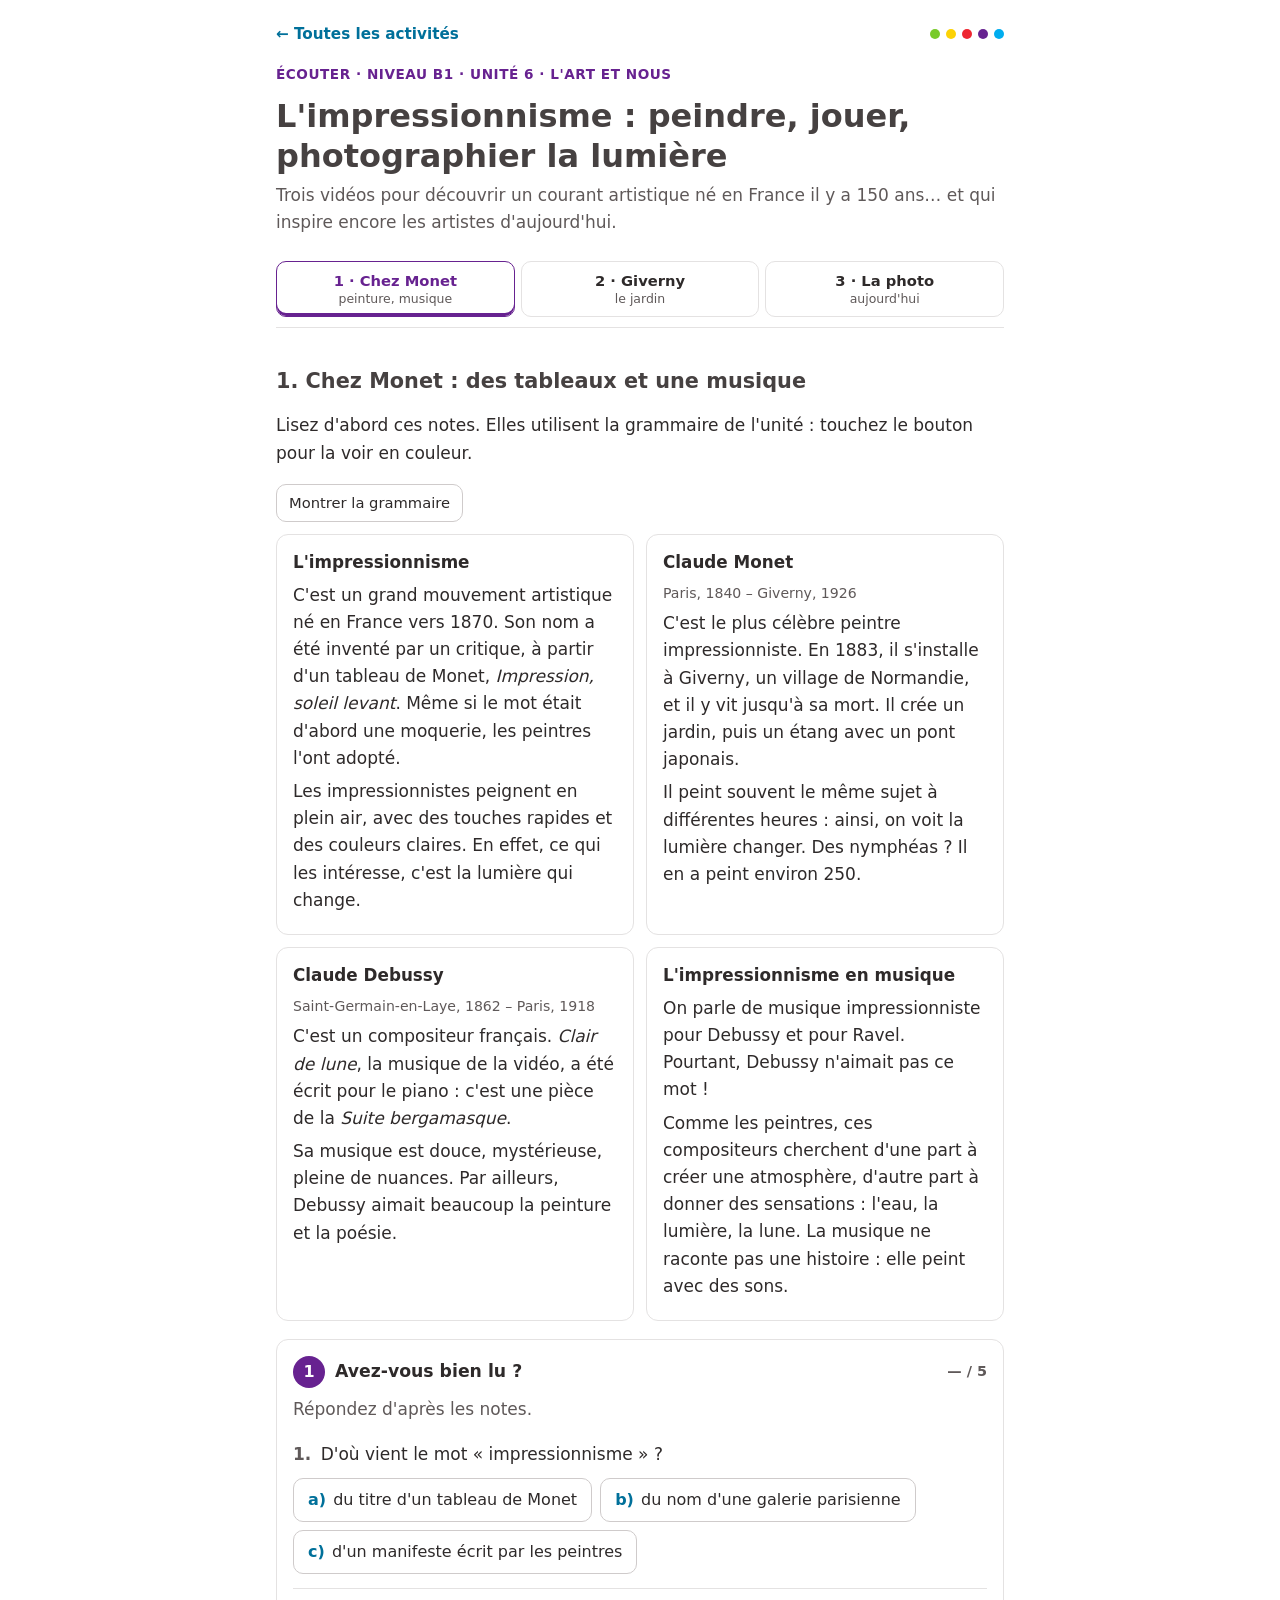
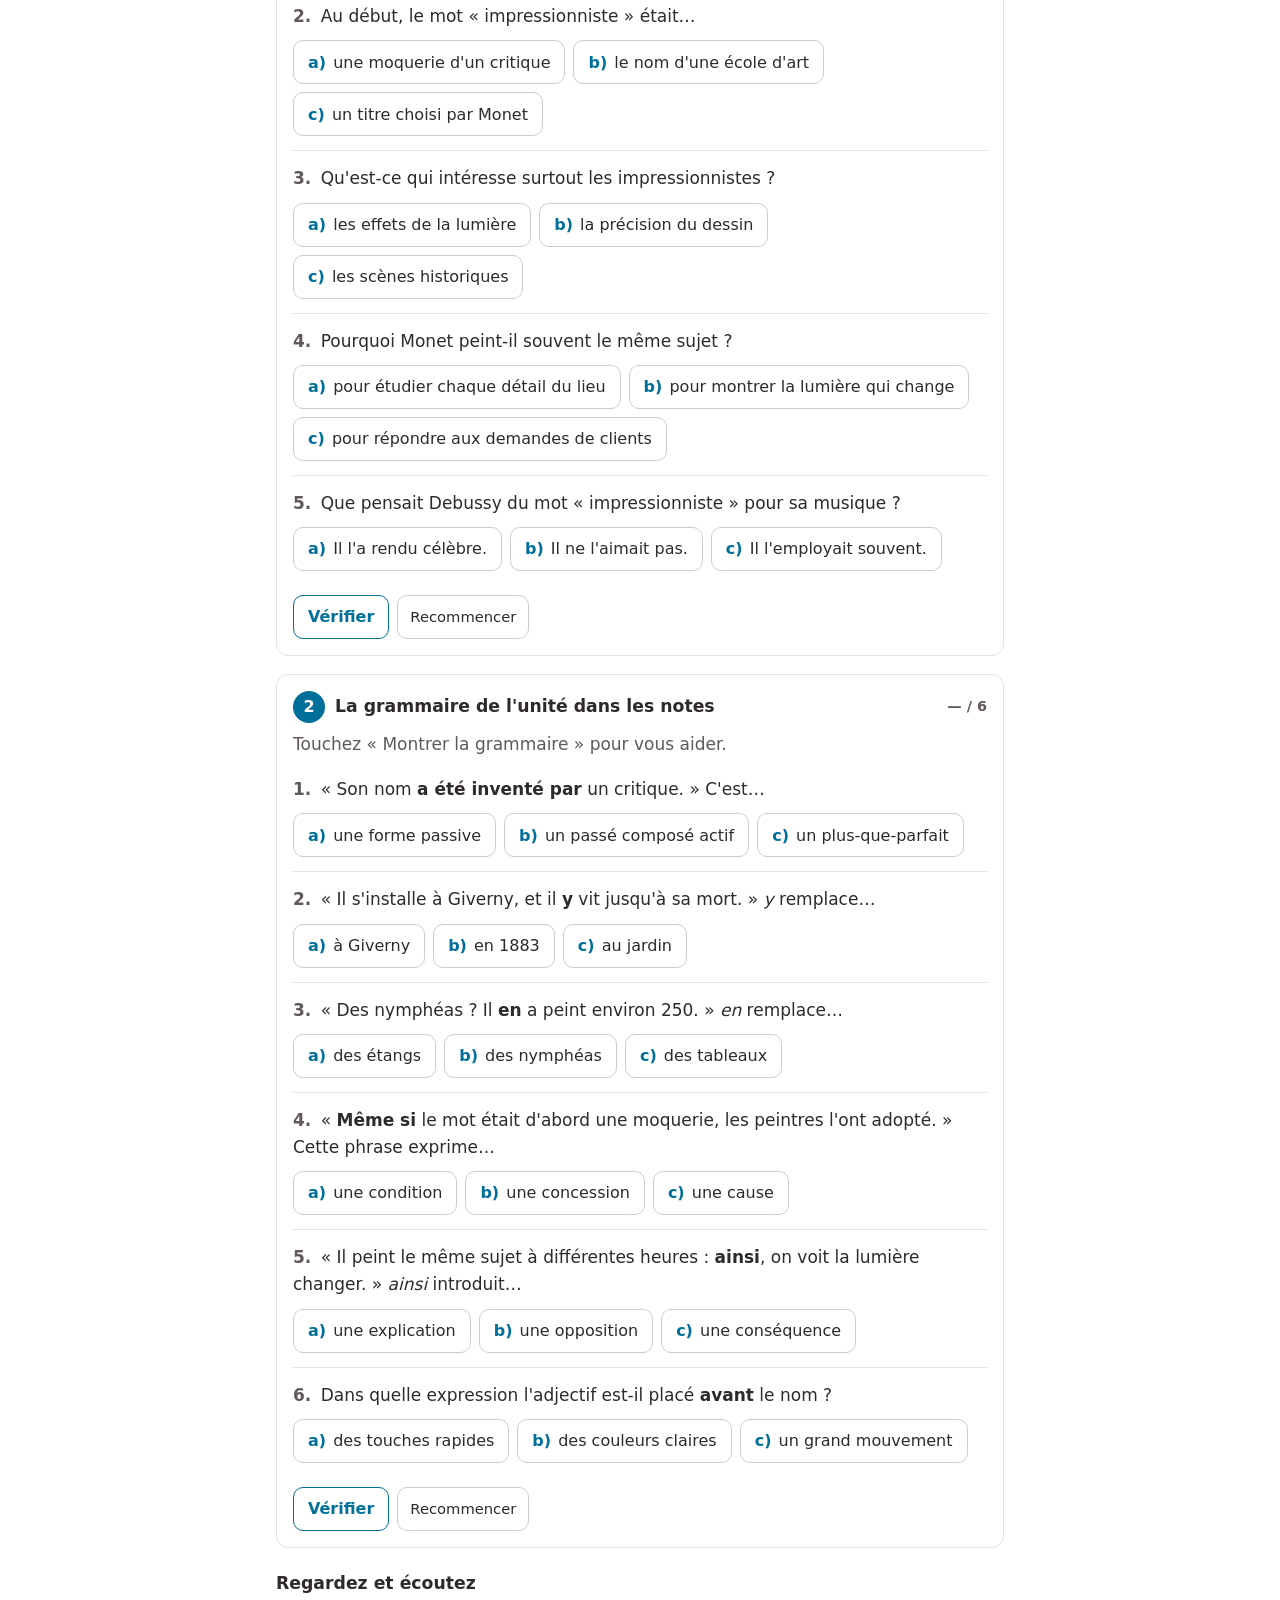
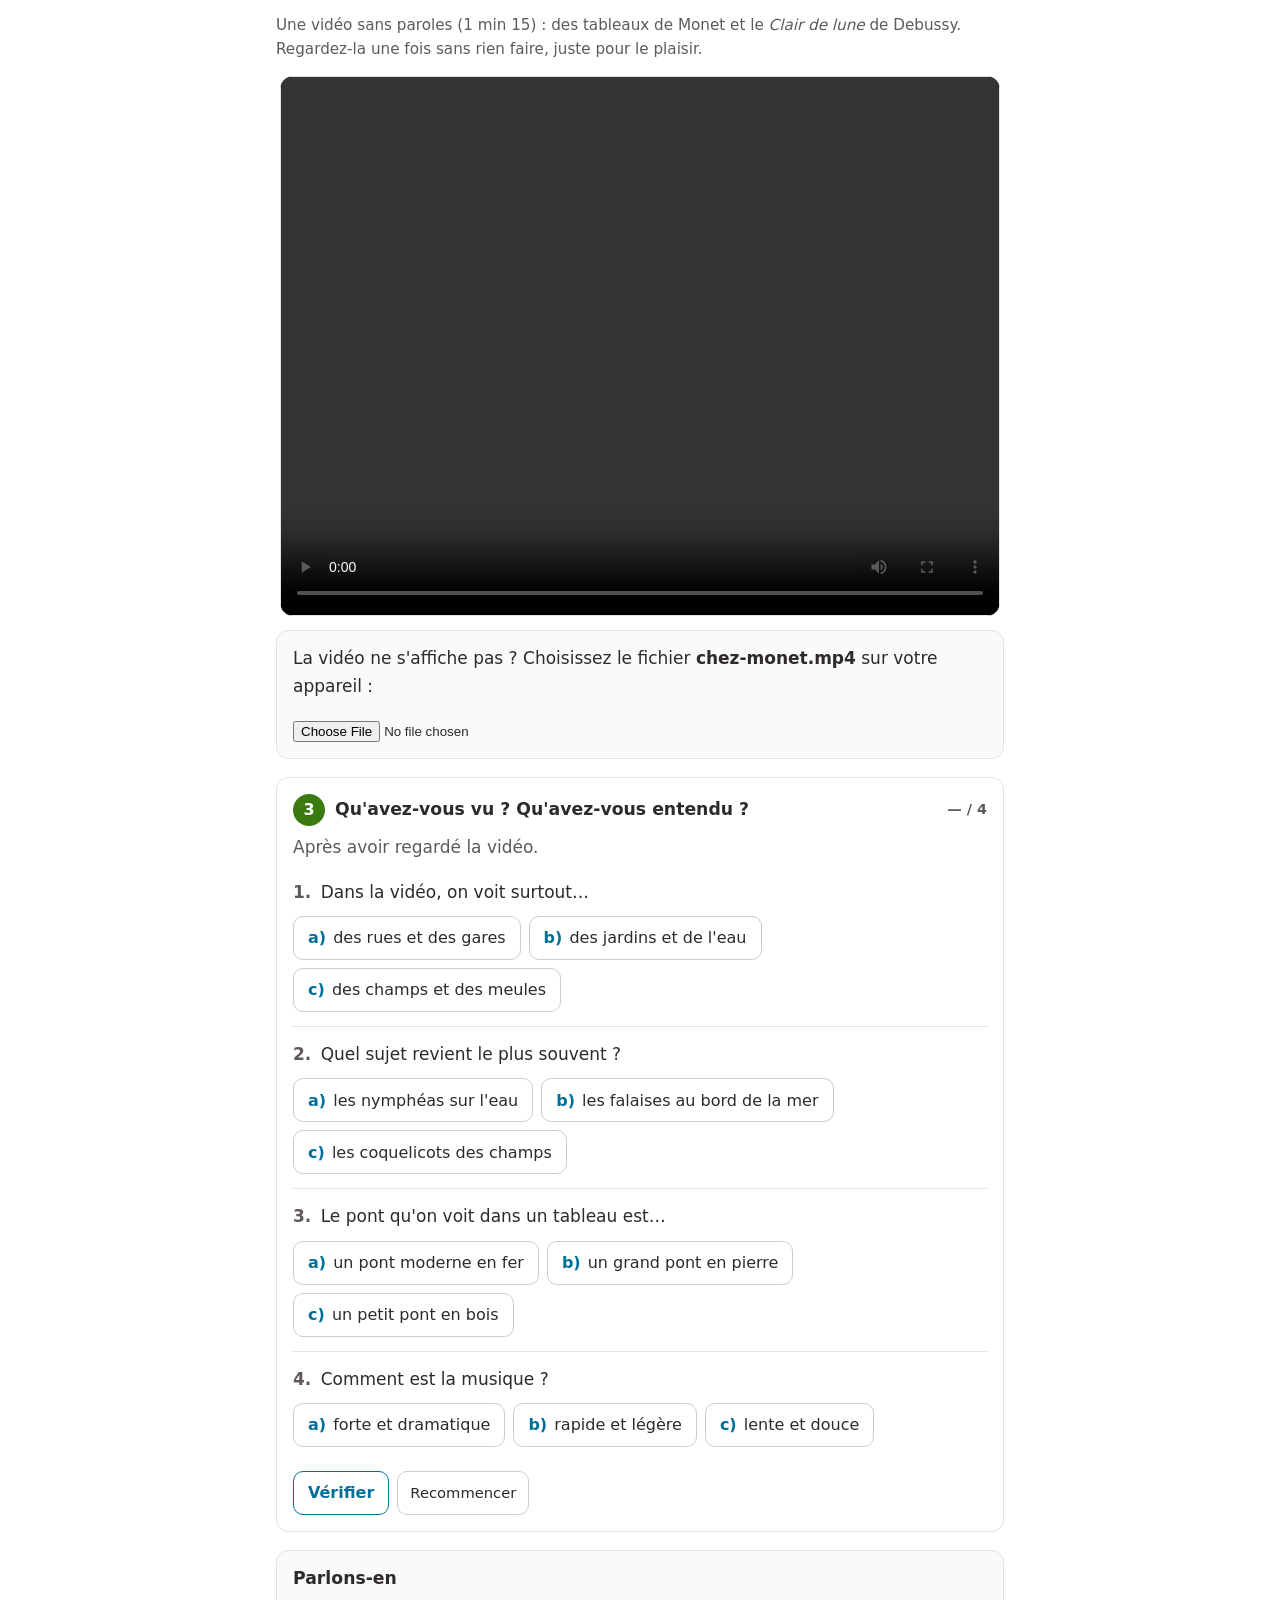
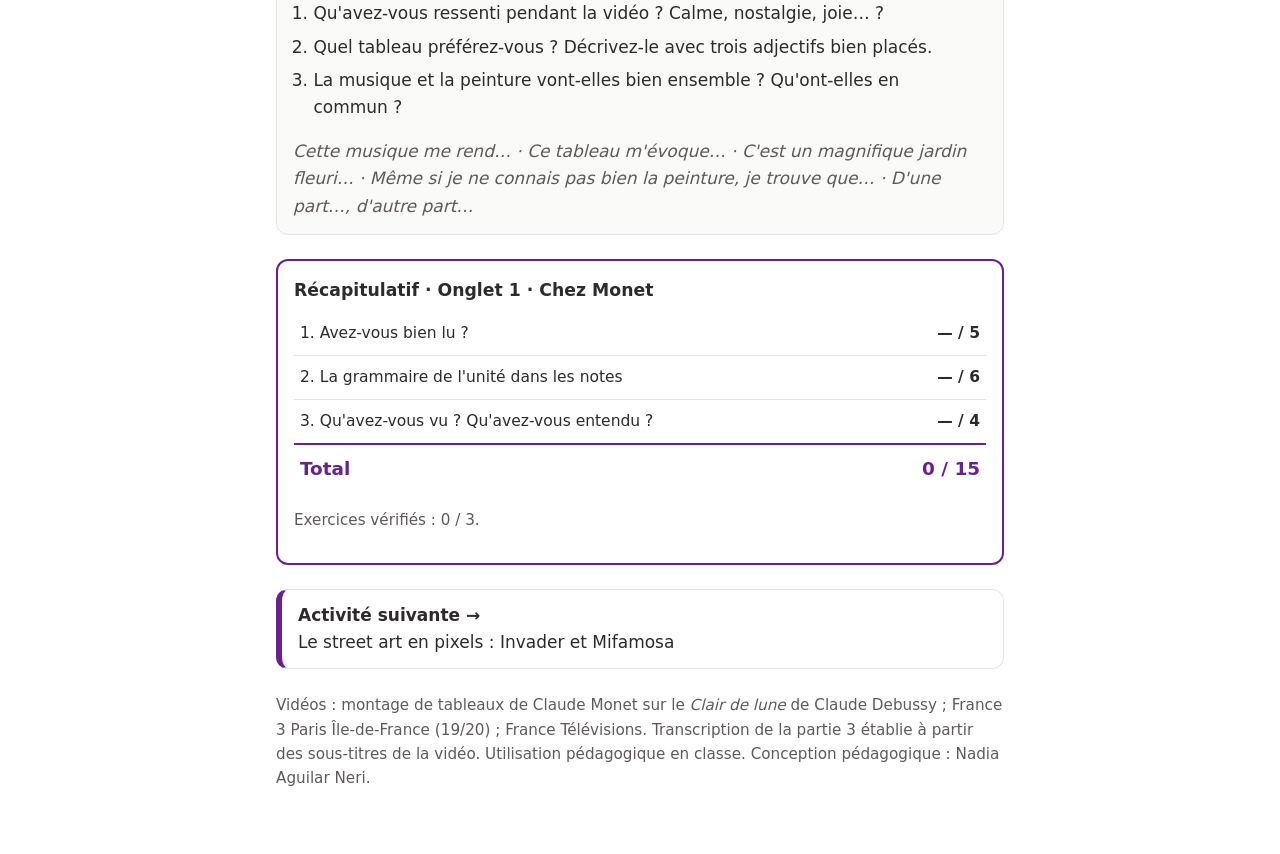
<file: ecouter/impressionnisme.html>
<!doctype html>
<html lang="fr">
<head>
<meta charset="utf-8">
<meta name="viewport" content="width=device-width, initial-scale=1">
<title>L'impressionnisme · Écouter B1</title>
<link rel="stylesheet" href="assets/style.css">
<style>
/* Onglets */
.onglets{position:sticky;top:0;z-index:5;background:#fff;display:grid;grid-template-columns:repeat(3,1fr);gap:6px;padding:8px 0 10px;margin:8px 0 4px;border-bottom:1px solid var(--bord)}
button.onglet{font:inherit;font-size:.92rem;font-weight:600;line-height:1.25;color:var(--texte);background:#fff;border:1.5px solid var(--bord);border-radius:10px;padding:10px 6px;cursor:pointer;min-height:48px}
button.onglet[aria-selected="true"]{border-color:var(--violet-txt);color:var(--violet-txt);box-shadow:inset 0 -3px 0 var(--violet-txt)}
button.onglet .sous{display:block;font-weight:400;font-size:.78rem;color:var(--texte-doux)}
.panneau[hidden]{display:none}
/* Vidéos horizontales */
.video-h{position:relative;width:100%;max-width:720px;margin:12px auto;aspect-ratio:4/3;background:#000;border-radius:var(--rayon);overflow:hidden;border:1px solid var(--bord)}
.video-h.large{aspect-ratio:16/9}
.video-h video{position:absolute;inset:0;width:100%;height:100%;object-fit:contain;background:#000}
/* Notes explicatives */
.notes{display:grid;gap:12px;grid-template-columns:1fr;margin:12px 0}
@media (min-width:640px){.notes{grid-template-columns:1fr 1fr}}
.note{border:1px solid var(--bord);border-radius:var(--rayon);padding:14px 16px;background:#fff}
.note h3{margin:0 0 6px;font-size:1.05rem}
.note p{margin:6px 0}
.note .dates{font-size:.88rem;color:var(--texte-doux);margin-top:0}
.gram-bar{display:flex;flex-wrap:wrap;gap:8px;align-items:center;margin:8px 0}
.legende{display:none;flex-wrap:wrap;gap:6px 12px;font-size:.88rem}
.voir-g .legende{display:flex}
.legende span{padding:1px 6px;border-radius:4px}
.voir-g .g{border-bottom:2.5px solid;padding:0 1px}
.voir-g .g[data-g="passif"],.legende .l-passif{border-color:#00709A;background:#EAF4F9}
.voir-g .g[data-g="adj"],.legende .l-adj{border-color:#672290;background:#F4EDF8}
.voir-g .g[data-g="yen"],.legende .l-yen{border-color:#B35A00;background:#FBF1E6}
.voir-g .g[data-g="conc"],.legende .l-conc{border-color:#C2161F;background:#FCEDEE}
.voir-g .g[data-g="conn"],.legende .l-conn{border-color:#464141;background:#F1F0F0}
.legende span{border-bottom:2.5px solid}
.photos3{display:grid;gap:10px;grid-template-columns:repeat(3,1fr);margin:12px 0}
.photos3 figure{margin:0;border:1px solid var(--bord);border-radius:var(--rayon);overflow:hidden;position:relative}
.photos3 img{display:block;width:100%;height:auto}
.photos3 figcaption{position:absolute;top:6px;left:6px;width:1.8rem;height:1.8rem;border-radius:50%;background:#fff;font-weight:700;display:flex;align-items:center;justify-content:center;box-shadow:0 1px 3px rgba(0,0,0,.25)}
.vue2{display:grid;gap:10px;grid-template-columns:1fr;margin:12px 0}
@media (min-width:560px){.vue2{grid-template-columns:repeat(3,1fr)}}
.vue2 img{display:block;width:100%;height:auto;border-radius:var(--rayon);border:1px solid var(--bord)}
.a-noter{border:1.5px dashed var(--bord);border-radius:var(--rayon);padding:12px 16px;margin:12px 0}
.a-noter ol{padding-left:1.2em;margin:6px 0}
.a-noter li{margin:6px 0}
</style>
</head>
<body>
<header class="top">
  <a class="back" href="../index.html#art">← Toutes les activités</a>
  <div class="dots" aria-hidden="true"><span></span><span></span><span></span><span></span><span></span></div>
</header>
<main>
  <p class="kicker">Écouter · Niveau B1 · Unité 6 · L'art et nous</p>
  <h1>L'impressionnisme&nbsp;: peindre, jouer, photographier la lumière</h1>
  <p class="lead">Trois vidéos pour découvrir un courant artistique né en France il y a 150 ans… et qui inspire encore les artistes d'aujourd'hui.</p>

  <div class="onglets" role="tablist" aria-label="Les trois parties">
    <button class="onglet" role="tab" id="t-monet" aria-controls="p-monet" aria-selected="true">1 · Chez Monet<span class="sous">peinture, musique</span></button>
    <button class="onglet" role="tab" id="t-giverny" aria-controls="p-giverny" aria-selected="false">2 · Giverny<span class="sous">le jardin</span></button>
    <button class="onglet" role="tab" id="t-photo" aria-controls="p-photo" aria-selected="false">3 · La photo<span class="sous">aujourd'hui</span></button>
  </div>

  <!-- ===================================================== 1. CHEZ MONET -->
  <section class="panneau" id="p-monet" role="tabpanel" aria-labelledby="t-monet">
    <h2>1. Chez Monet&nbsp;: des tableaux et une musique</h2>
    <p>Lisez d'abord ces notes. Elles utilisent la grammaire de l'unité&nbsp;: touchez le bouton pour la voir en couleur.</p>
    <div id="notes-zone">
      <div class="gram-bar">
        <button type="button" class="btn small" id="voir-g" aria-pressed="false">Montrer la grammaire</button>
        <div class="legende" aria-hidden="true">
          <span class="l-passif">passif</span><span class="l-adj">adjectifs</span><span class="l-yen">y / en</span><span class="l-conc">concession</span><span class="l-conn">connecteurs</span>
        </div>
      </div>
      <div class="notes">
        <article class="note">
          <h3>L'impressionnisme</h3>
          <p>C'est un <span class="g" data-g="adj">grand mouvement artistique</span> né en France vers 1870. Son nom <span class="g" data-g="passif">a été inventé par</span> un critique, à partir d'un tableau de Monet, <i>Impression, soleil levant</i>. <span class="g" data-g="conc">Même si</span> le mot était d'abord une moquerie, les peintres l'ont adopté.</p>
          <p>Les impressionnistes peignent en plein air, avec des <span class="g" data-g="adj">touches rapides</span> et des <span class="g" data-g="adj">couleurs claires</span>. <span class="g" data-g="conn">En effet</span>, ce qui les intéresse, c'est la lumière qui change.</p>
        </article>
        <article class="note">
          <h3>Claude Monet</h3>
          <p class="dates">Paris, 1840 – Giverny, 1926</p>
          <p>C'est le <span class="g" data-g="adj">plus célèbre peintre</span> impressionniste. En 1883, il s'installe à Giverny, un village de Normandie, et il <span class="g" data-g="yen">y</span> vit jusqu'à sa mort. Il crée un jardin, puis un étang avec un pont japonais.</p>
          <p>Il peint souvent le même sujet à différentes heures&nbsp;: <span class="g" data-g="conn">ainsi</span>, on voit la lumière changer. Des nymphéas&nbsp;? Il <span class="g" data-g="yen">en</span> a peint environ 250.</p>
        </article>
        <article class="note">
          <h3>Claude Debussy</h3>
          <p class="dates">Saint-Germain-en-Laye, 1862 – Paris, 1918</p>
          <p>C'est un compositeur français. <i>Clair de lune</i>, la musique de la vidéo, <span class="g" data-g="passif">a été écrit pour</span> le piano&nbsp;: c'est une pièce de la <i>Suite bergamasque</i>.</p>
          <p>Sa musique est <span class="g" data-g="adj">douce, mystérieuse</span>, pleine de nuances. <span class="g" data-g="conn">Par ailleurs</span>, Debussy aimait beaucoup la peinture et la poésie.</p>
        </article>
        <article class="note">
          <h3>L'impressionnisme en musique</h3>
          <p>On parle de musique impressionniste pour Debussy et pour Ravel. <span class="g" data-g="conc">Pourtant</span>, Debussy n'aimait pas ce mot&nbsp;!</p>
          <p>Comme les peintres, ces compositeurs cherchent <span class="g" data-g="conn">d'une part</span> à créer une atmosphère, <span class="g" data-g="conn">d'autre part</span> à donner des sensations&nbsp;: l'eau, la lumière, la lune. La musique ne raconte pas une histoire&nbsp;: elle peint avec des sons.</p>
        </article>
      </div>
    </div>
    <div id="ex-notes"></div>
    <div id="ex-gram-notes"></div>

    <h3>Regardez et écoutez</h3>
    <p class="notice">Une vidéo sans paroles (1 min 15)&nbsp;: des tableaux de Monet et le <i>Clair de lune</i> de Debussy. Regardez-la une fois sans rien faire, juste pour le plaisir.</p>
    <div class="video-h"><video id="v-monet" controls playsinline preload="metadata" src="chez-monet.mp4"></video></div>
    <div class="box secours" hidden><p>La vidéo ne s'affiche pas&nbsp;? Choisissez le fichier <b>chez-monet.mp4</b> sur votre appareil&nbsp;:</p><input type="file" accept="video/*" data-for="v-monet"></div>
    <div id="ex-monet-video"></div>

    <div class="box">
      <h3>Parlons-en</h3>
      <ol>
        <li>Qu'avez-vous ressenti pendant la vidéo&nbsp;? Calme, nostalgie, joie…&nbsp;?</li>
        <li>Quel tableau préférez-vous&nbsp;? Décrivez-le avec trois adjectifs bien placés.</li>
        <li>La musique et la peinture vont-elles bien ensemble&nbsp;? Qu'ont-elles en commun&nbsp;?</li>
      </ol>
      <p class="phrases">Cette musique me rend… · Ce tableau m'évoque… · C'est un magnifique jardin fleuri… · Même si je ne connais pas bien la peinture, je trouve que… · D'une part…, d'autre part…</p>
    </div>
    <div id="bilan-monet"></div>
  </section>

  <!-- ===================================================== 2. GIVERNY -->
  <section class="panneau" id="p-giverny" role="tabpanel" aria-labelledby="t-giverny" hidden>
    <h2>2. Giverny&nbsp;: le jardin de Monet</h2>
    <p class="lead">Un reportage du journal régional de France 3 Paris Île-de-France (3 min).</p>

    <h3>Avant la vidéo</h3>
    <div class="vue2">
      <img src="images/giverny-fleurs.jpg" alt="Un massif de fleurs roses, violettes et bleues dans le jardin de Monet" loading="lazy">
      <img src="images/giverny-etang.jpg" alt="Un nymphéa jaune au milieu de feuilles flottantes sur l'eau de l'étang" loading="lazy">
      <img src="images/giverny-pont.jpg" alt="Un homme sur le pont japonais vert, au-dessus de l'étang" loading="lazy">
    </div>
    <div class="box">
      <h3>Faites des hypothèses</h3>
      <ol>
        <li>Ces images ont été prises dans le jardin de Monet. À quelle saison, à votre avis&nbsp;?</li>
        <li>Pourquoi un journal télévisé parle-t-il de ce jardin&nbsp;? Qui va parler dans le reportage&nbsp;?</li>
        <li>Vous avez vu ces lieux dans les tableaux de la partie 1&nbsp;: lesquels&nbsp;?</li>
      </ol>
      <p class="notice">Gardez vos hypothèses (à l'oral ou sur votre cahier)&nbsp;: vous les vérifierez après l'écoute.</p>
    </div>
    <div id="ex-g-vocab"></div>

    <h3>Écouter</h3>
    <div class="video-h large"><video id="v-giverny" controls playsinline preload="metadata" src="giverny.mp4"></video></div>
    <div class="box secours" hidden><p>La vidéo ne s'affiche pas&nbsp;? Choisissez le fichier <b>giverny.mp4</b> sur votre appareil&nbsp;:</p><input type="file" accept="video/*" data-for="v-giverny"></div>
    <div class="etapes">
      <div class="etape"><b>Écoute 1 · générale</b><span class="notice">Le reportage en entier, sans vous arrêter.</span></div>
      <div class="etape"><b>Écoute 2 · détaillée</b><span class="notice">Arrêtez la vidéo autant de fois que nécessaire.</span></div>
      <div class="etape"><b>Écoute 3 · la langue</b><span class="notice">Écoutez comment on présente un lieu.</span></div>
    </div>
    <div id="ex-g-global"></div>
    <div id="ex-g-detail"></div>
    <div class="a-noter">
      <h3>Écoute 2 · Notez sur votre cahier</h3>
      <ol>
        <li>Pourquoi Monet plante-t-il d'abord des fleurs&nbsp;?</li>
        <li>Quelles sont les couleurs de la lumière dans le jardin le matin, pendant la journée, à la fin de la journée&nbsp;?</li>
        <li>Il y a combien de temps que le jardin a été restauré&nbsp;?</li>
        <li>Quelle situation a mis le jardin en danger&nbsp;?</li>
      </ol>
      <p class="notice">Nous corrigerons ensemble en classe.</p>
    </div>
    <div id="ex-g-langue"></div>

    <h3>Après la vidéo</h3>
    <div class="box"><p><b>Revenez à vos hypothèses</b>&nbsp;: la saison, les personnes interrogées, les tableaux. Qu'est-ce qui vous a surpris dans ce reportage&nbsp;?</p></div>
    <div class="cards">
      <article class="card">
        <h3><span class="tag med">Médiation</span>Convaincre un ami</h3>
        <p>À deux. Votre ami francophone passe une semaine à Paris et hésite à aller à Giverny. Convainquez-le en une minute&nbsp;: ce qu'il va voir, pourquoi c'est unique, quand y aller.</p>
        <p class="phrases">« Tu devrais y aller parce que… » · « Le jardin a été créé par… » · « Même si c'est un peu loin de Paris, … »</p>
      </article>
      <article class="card">
        <h3><span class="tag duo">Débat</span>Un jardin, une œuvre d'art&nbsp;?</h3>
        <p>En petit groupe. Le jardin de Monet est-il une œuvre d'art comme ses tableaux&nbsp;? Et des centaines de milliers de visiteurs par an, est-ce une chance ou un danger pour un lieu comme celui-ci&nbsp;?</p>
        <p class="phrases">« D'une part…, d'autre part… » · « Il faut reconnaître que…, mais… » · « Bien que ce soit un jardin, … »</p>
      </article>
    </div>
    <h3>Production écrite</h3>
    <p class="notice">Écrivez sur votre cahier ou sur une feuille, pas sur cette page.</p>
    <div class="cards">
      <article class="card">
        <h3><span class="num c-vert">1</span>Un message à un ami</h3>
        <p class="meta">100 à 120 mots</p>
        <p>Vous avez visité le jardin de Monet. Écrivez à un ami francophone&nbsp;: ce que vous avez vu, ce que vous avez ressenti, et pourquoi il doit y aller lui aussi.</p>
      </article>
      <article class="card">
        <h3><span class="num c-bleu">2</span>Un lieu qui inspire</h3>
        <p class="meta">120 à 150 mots · pour un blog francophone de voyage</p>
        <p>Présentez un lieu de votre ville qui a inspiré un artiste (une maison, un jardin, un quartier). Utilisez au moins une forme passive et une concession.</p>
      </article>
    </div>
    <div class="box"><ul class="check">
      <li>J'ai utilisé le vocabulaire du reportage (un étang, une plate-bande, une toile…).</li>
      <li>J'ai utilisé le passif et y ou en.</li>
      <li>J'ai nuancé mon avis avec une concession.</li>
    </ul></div>
    <div id="bilan-giverny"></div>
  </section>

  <!-- ===================================================== 3. PHOTOGRAPHIE -->
  <section class="panneau" id="p-photo" role="tabpanel" aria-labelledby="t-photo" hidden>
    <h2>3. La photographie impressionniste</h2>
    <p class="lead">Un court reportage de France Télévisions (1 min 25) sur un photographe d'aujourd'hui.</p>

    <h3>Avant la vidéo</h3>
    <p class="notice">Observez ces trois images, sans lire la suite.</p>
    <div class="photos3">
      <figure><img src="images/photo-1.jpg" alt="Image A : des taches vertes, roses et blanches, floues, comme des fleurs vues en mouvement" loading="lazy"><figcaption>A</figcaption></figure>
      <figure><img src="images/photo-2.jpg" alt="Image B : de longues traînées verticales orange en haut et bleu-gris en bas" loading="lazy"><figcaption>B</figcaption></figure>
      <figure><img src="images/photo-3.jpg" alt="Image C : des formes claires et floues sur un fond rouge sombre, comme de la lumière en mouvement" loading="lazy"><figcaption>C</figcaption></figure>
    </div>
    <div class="box">
      <h3>Sans contexte</h3>
      <ol>
        <li>À votre avis, ce sont des peintures, des photos… ou autre chose&nbsp;?</li>
        <li>Que représentent-elles&nbsp;? Qu'est-ce qu'on reconnaît&nbsp;?</li>
        <li>Si vous trouviez ces images sur votre téléphone, vous les garderiez ou vous les effaceriez&nbsp;? Pourquoi&nbsp;?</li>
      </ol>
      <p class="phrases">On dirait… · Ça ressemble à… · Je pense que c'est… parce que… · Même si c'est flou, je trouve que…</p>
    </div>
    <div id="ex-p-avant"></div>

    <h3>Écouter</h3>
    <div class="video-wrap"><video id="v-photo" controls playsinline preload="metadata" src="photographie-impressionniste.mp4"></video><div class="cache-st" id="cache">Sous-titres masqués&nbsp;: écoutez&nbsp;!</div></div>
    <div class="btn-row" style="justify-content:center"><button type="button" class="btn" id="bascule" aria-pressed="true">Afficher les sous-titres</button></div>
    <div class="box secours" hidden><p>La vidéo ne s'affiche pas&nbsp;? Choisissez le fichier <b>photographie-impressionniste.mp4</b> sur votre appareil&nbsp;:</p><input type="file" accept="video/*" data-for="v-photo"></div>
    <p class="notice" style="text-align:center">Pour les écoutes 1 et 2, gardez les sous-titres masqués et ne mettez pas la vidéo en plein écran.</p>
    <div class="etapes">
      <div class="etape"><b>Écoute 1 · générale</b><span class="notice">Une écoute complète, sans sous-titres.</span></div>
      <div class="etape"><b>Écoute 2 · détaillée</b><span class="notice">Arrêtez la vidéo. Toujours sans sous-titres.</span></div>
      <div class="etape"><b>Écoute 3 · avec sous-titres</b><span class="notice">Vérifiez, puis travaillez la langue.</span></div>
    </div>
    <div id="ex-p-global"></div>
    <div id="ex-p-detail"></div>
    <div id="ex-p-ordre"></div>
    <div id="ex-p-langue"></div>

    <h3>Après la vidéo&nbsp;: débattre</h3>
    <div class="box"><p><b>Revenez aux images A, B et C.</b> Maintenant que vous connaissez la technique de Bernard Reignier, les regardez-vous autrement&nbsp;?</p></div>
    <div class="cards">
      <article class="card">
        <h3><span class="tag duo">Débat</span>Une photo ratée&nbsp;?</h3>
        <p>Sans contexte, apprécierait-on ces photos&nbsp;? N'y a-t-il pas un risque de penser que ce sont des photos mal réussies&nbsp;? Le contexte (le titre, l'explication de l'artiste) change-t-il notre regard&nbsp;?</p>
        <p class="phrases">« Même si c'est flou, … » · « Bien qu'on ne reconnaisse pas la forme, … » · « Sans explication, on pourrait croire que… » · « En effet… »</p>
      </article>
      <article class="card">
        <h3><span class="tag duo">Débat</span>L'impressionnisme peut-il reprendre vie&nbsp;?</h3>
        <p>Un courant né il y a 150 ans peut-il encore inspirer des artistes&nbsp;? Avec quels outils&nbsp;: la photo, le téléphone, l'intelligence artificielle&nbsp;? Est-ce encore de l'impressionnisme&nbsp;?</p>
        <p class="phrases">« D'une part…, d'autre part… » · « Par ailleurs… » · « Ainsi… » · « Il faut reconnaître que…, mais… »</p>
      </article>
      <article class="card">
        <h3><span class="tag med">Défi photo</span>À vous de bouger&nbsp;!</h3>
        <p>Avec votre téléphone, prenez une photo «&nbsp;impressionniste&nbsp;» en bougeant l'appareil pendant la prise de vue. Présentez-la à la classe&nbsp;: qu'avez-vous voulu montrer&nbsp;?</p>
        <p class="phrases">« J'ai fait un mouvement de… » · « J'ai voulu accentuer la couleur… » · « La forme a disparu, mais… »</p>
      </article>
    </div>
    <h3>Production écrite</h3>
    <p class="notice">Écrivez sur votre cahier ou sur une feuille, pas sur cette page.</p>
    <div class="cards">
      <article class="card">
        <h3><span class="num c-violet">1</span>Le cartel d'une photo</h3>
        <p class="meta">Leçon 24 · 80 à 100 mots</p>
        <p>Choisissez l'image A, B ou C (ou votre propre photo «&nbsp;impressionniste&nbsp;»). Écrivez son cartel&nbsp;: l'artiste, un titre, la technique, puis une courte analyse.</p>
      </article>
      <article class="card">
        <h3><span class="num c-rouge">2</span>Votre avis sur un forum</h3>
        <p class="meta">120 à 150 mots</p>
        <p>Sur un forum de photographie, quelqu'un écrit&nbsp;: «&nbsp;Une photo floue est une photo ratée.&nbsp;» Répondez-lui avec un avis nuancé&nbsp;: deux concessions et trois connecteurs.</p>
      </article>
    </div>

    <div id="bilan-photo"></div>

    <h2 id="transcription">Transcription</h2>
    <details>
      <summary>Afficher la transcription (après les activités)</summary>
      <div class="transcript">
        <span class="speaker">Narratrice</span>
        <p>Un peintre en son jardin. En bougeant son appareil à l'instant de la prise de vue, le photographe Bernard Reignier ne fige pas une vision, mais offre, dit-il, une image en devenir.</p>
        <span class="speaker">Bernard Reignier, photographe impressionniste</span>
        <p>Il n'y a pas de vie sans mouvement. Donc, je me suis dit que peut-être que, pour donner de la vie à l'image, il fallait bouger l'appareil par rapport au sujet pour avoir un effet de coup de pinceau, puisque c'est comme ça que les impressionnistes donnent de la vie à leur tableau.</p>
        <p>Je voulais absolument accentuer la couleur un peu jaune-oranger des arbres. Donc là, j'ai fait un mouvement de va-et-vient. Je suis passé plusieurs fois au même endroit. Donc j'ai saturé la couleur, non pas en travaillant sur l'ordinateur, mais saturé la couleur par le simple mouvement alterné, comme si j'avais donné plusieurs coups de pinceau.</p>
        <span class="speaker">Narratrice</span>
        <p>Peindre avec la lumière. Révéler l'invisible. La photographie dynamique est pour Bernard Reignier un terrain de jeu sans limite.</p>
        <span class="speaker">Bernard Reignier</span>
        <p>Vous pouvez imaginer ce que vous voulez. Puis l'autre chose qui est intéressante, c'est que dans le mouvement, la couleur prend le pas sur la forme. Puisque le mouvement déforme la forme, mais préserve la couleur.</p>
        <span class="speaker">Narratrice</span>
        <p>Depuis sa retraite et la découverte de la photo dynamique, Bernard Reignier travaille son art en poète. L'ancien chirurgien orthopédiste, aujourd'hui photographe, n'a jamais cessé de soigner le mouvement.</p>
      </div>
    </details>
  </section>

  <a href="street-art-pixels.html" style="display:block;text-decoration:none;color:inherit;border:1px solid var(--bord);border-left:6px solid var(--violet-txt);border-radius:var(--rayon);padding:12px 16px;margin:24px 0"><b>Activité suivante →</b><br>Le street art en pixels&nbsp;: Invader et Mifamosa</a>

  <p class="note-pied notice">Vidéos&nbsp;: montage de tableaux de Claude Monet sur le <i>Clair de lune</i> de Claude Debussy&nbsp;; France 3 Paris Île-de-France (19/20)&nbsp;; France Télévisions. Transcription de la partie 3 établie à partir des sous-titres de la vidéo. Utilisation pédagogique en classe. Conception pédagogique&nbsp;: Nadia Aguilar Neri.</p>
</main>

<script src="assets/exercices.js"></script>
<script>
/* ---------- Onglets (#monet, #giverny, #photo) ---------- */
(function () {
  var tabs = Array.prototype.slice.call(document.querySelectorAll(".onglet"));
  var noms = { monet: "t-monet", giverny: "t-giverny", photo: "t-photo" };
  function show(id, scroll) {
    tabs.forEach(function (t) {
      var on = t.id === id;
      t.setAttribute("aria-selected", String(on));
      document.getElementById(t.getAttribute("aria-controls")).hidden = !on;
    });
    document.querySelectorAll("video").forEach(function (v) { if (!v.closest(".panneau").hidden) return; v.pause(); });
    if (scroll) document.querySelector(".onglets").scrollIntoView({ behavior: "smooth", block: "start" });
  }
  tabs.forEach(function (t, i) {
    t.addEventListener("click", function () { show(t.id, true); history.replaceState(null, "", "#" + t.id.slice(2)); });
    t.addEventListener("keydown", function (e) {
      if (e.key !== "ArrowRight" && e.key !== "ArrowLeft") return;
      var n = tabs[(i + (e.key === "ArrowRight" ? 1 : tabs.length - 1)) % tabs.length]; n.focus(); n.click();
    });
  });
  var h = location.hash.slice(1); if (noms[h]) show(noms[h], false);
  window.addEventListener("hashchange", function () { var k = location.hash.slice(1); if (noms[k]) show(noms[k], true); });
})();

/* ---------- Grammaire en couleur dans les notes ---------- */
document.getElementById("voir-g").addEventListener("click", function () {
  var z = document.getElementById("notes-zone"), on = z.classList.toggle("voir-g");
  this.setAttribute("aria-pressed", String(on));
  this.textContent = on ? "Cacher la grammaire" : "Montrer la grammaire";
});

/* ---------- Vidéos : fichier de secours ; sous-titres masqués (partie 3) ---------- */
document.querySelectorAll("video").forEach(function (v) {
  var box = document.querySelector('input[data-for="' + v.id + '"]').closest(".secours");
  v.addEventListener("error", function () { box.hidden = false; }, true);
});
document.querySelectorAll(".secours input").forEach(function (inp) {
  inp.addEventListener("change", function (e) {
    var f = e.target.files[0]; if (!f) return;
    var v = document.getElementById(inp.dataset.for); v.src = URL.createObjectURL(f); v.load();
    inp.closest(".secours").hidden = true;
  });
});
(function () {
  var cache = document.getElementById("cache"), b = document.getElementById("bascule");
  b.addEventListener("click", function () {
    var masque = !cache.hidden; cache.hidden = masque;
    b.setAttribute("aria-pressed", String(!masque));
    b.textContent = masque ? "Masquer les sous-titres" : "Afficher les sous-titres";
  });
})();

/* Options : distracteurs plausibles, de longueur comparable ; la bonne réponse change de place (melanger). */
var ACT = "Inspire 3 · L'impressionnisme";

/* =============================== PARTIE 1 =============================== */
Exos.qcm(document.getElementById("ex-notes"), {
  num: 1, color: "c-violet", titre: "Avez-vous bien lu ?",
  consigne: "Répondez d'après les notes.", melanger: true,
  items: [
    { q: "D'où vient le mot « impressionnisme » ?", options: ["du titre d'un tableau de Monet", "d'un manifeste écrit par les peintres", "du nom d'une galerie parisienne"], answer: 0, ok: "Du tableau <i>Impression, soleil levant</i> : un critique a inventé le mot à partir de ce titre.", fb: { 1: "Les peintres n'ont pas choisi ce nom : relisez qui l'a inventé.", 2: "Il n'est pas question de galerie : le mot vient d'une œuvre." } },
    { q: "Au début, le mot « impressionniste » était…", options: ["une moquerie d'un critique", "un titre choisi par Monet", "le nom d'une école d'art"], answer: 0, ok: "« Même si le mot était d'abord une moquerie, les peintres l'ont adopté. »", fb: { 1: "Monet a choisi le titre du tableau, pas le nom du mouvement.", 2: "Ce n'était pas une école : c'était le mot d'un critique." } },
    { q: "Qu'est-ce qui intéresse surtout les impressionnistes ?", options: ["les effets de la lumière", "la précision du dessin", "les scènes historiques"], answer: 0, ok: "« Ce qui les intéresse, c'est la lumière qui change. » D'où les touches rapides et le plein air.", fb: { 1: "Au contraire : leurs touches sont rapides, pas précises.", 2: "Ils peignent plutôt la nature et la vie de tous les jours." } },
    { q: "Pourquoi Monet peint-il souvent le même sujet ?", options: ["pour montrer la lumière qui change", "pour étudier chaque détail du lieu", "pour répondre aux demandes de clients"], answer: 0, ok: "Il peint à différentes heures : « ainsi, on voit la lumière changer ».", fb: { 1: "Le sujet ne change pas : c'est l'heure, donc la lumière, qui change.", 2: "La note parle de la lumière, pas de ses clients." } },
    { q: "Que pensait Debussy du mot « impressionniste » pour sa musique ?", options: ["Il ne l'aimait pas.", "Il l'a rendu célèbre.", "Il l'employait souvent."], answer: 0, ok: "« Pourtant, Debussy n'aimait pas ce mot ! » On l'utilise quand même.", fb: { 1: "Le mot était déjà célèbre grâce aux peintres.", 2: "Relisez la dernière note : le mot « pourtant » annonce une surprise." } }
  ]
});
Exos.qcm(document.getElementById("ex-gram-notes"), {
  num: 2, color: "c-bleu", titre: "La grammaire de l'unité dans les notes",
  consigne: "Touchez « Montrer la grammaire » pour vous aider.", melanger: true,
  items: [
    { q: "« Son nom <b>a été inventé par</b> un critique. » C'est…", options: ["une forme passive", "un passé composé actif", "un plus-que-parfait"], answer: 0, ok: "être (a été) + participe passé + <i>par</i> + l'agent : c'est le passif.", fb: { 1: "Le sujet (son nom) ne fait pas l'action : c'est le critique, introduit par « par ».", 2: "Le plus-que-parfait se forme avec avais / étais. Ici : « a été » + participe." } },
    { q: "« Il s'installe à Giverny, et il <b>y</b> vit jusqu'à sa mort. » <i>y</i> remplace…", options: ["à Giverny", "en 1883", "au jardin"], answer: 0, ok: "<i>y</i> remplace un lieu introduit par <i>à</i> : il vit à Giverny.", fb: { 1: "<i>y</i> remplace un lieu, pas une date.", 2: "Le jardin vient après dans la phrase : <i>y</i> renvoie à un lieu déjà nommé." } },
    { q: "« Des nymphéas ? Il <b>en</b> a peint environ 250. » <i>en</i> remplace…", options: ["des nymphéas", "des tableaux", "des étangs"], answer: 0, ok: "<i>en</i> remplace la chose comptée : il a peint 250 nymphéas.", fb: { 1: "Le mot « tableaux » n'est pas dans la phrase : regardez la question juste avant.", 2: "Il n'y a qu'un étang ; la question porte sur autre chose." } },
    { q: "« <b>Même si</b> le mot était d'abord une moquerie, les peintres l'ont adopté. » Cette phrase exprime…", options: ["une concession", "une condition", "une cause"], answer: 0, ok: "On reconnaît un fait (une moquerie), mais le résultat est inattendu (ils l'adoptent).", fb: { 1: "Attention : <i>si</i> seul exprime une condition, mais <i>même si</i> exprime une concession.", 2: "Une cause répond à « pourquoi ? ». Ici, on oppose deux idées." } },
    { q: "« Il peint le même sujet à différentes heures : <b>ainsi</b>, on voit la lumière changer. » <i>ainsi</i> introduit…", options: ["une conséquence", "une explication", "une opposition"], answer: 0, ok: "<i>ainsi</i> = c'est pourquoi : voici le résultat.", fb: { 1: "Pour expliquer, on utilise <i>en effet</i> ou <i>car</i>.", 2: "Pour opposer, on utilise <i>pourtant</i> ou <i>néanmoins</i>." } },
    { q: "Dans quelle expression l'adjectif est-il placé <b>avant</b> le nom ?", options: ["un grand mouvement", "des touches rapides", "des couleurs claires"], answer: 0, ok: "<i>grand</i> est un adjectif court et fréquent : avant le nom.", fb: { 1: "<i>rapides</i> est placé après le nom.", 2: "<i>claires</i> est placé après le nom." } }
  ]
});
Exos.qcm(document.getElementById("ex-monet-video"), {
  num: 3, color: "c-vert", titre: "Qu'avez-vous vu ? Qu'avez-vous entendu ?",
  consigne: "Après avoir regardé la vidéo.", melanger: true,
  items: [
    { q: "Dans la vidéo, on voit surtout…", options: ["des jardins et de l'eau", "des champs et des meules", "des rues et des gares"], answer: 0, ok: "Des allées fleuries, l'étang, les nymphéas : le jardin de Giverny.", fb: { 1: "Monet a peint des meules, mais pas dans cette vidéo.", 2: "Monet a peint des gares, mais pas dans cette vidéo." } },
    { q: "Quel sujet revient le plus souvent ?", options: ["les nymphéas sur l'eau", "les coquelicots des champs", "les falaises au bord de la mer"], answer: 0, ok: "Les nymphéas : Monet en a peint environ 250.", fb: { 1: "Il y a des fleurs, mais regardez celles qui flottent.", 2: "Il n'y a pas de mer dans cette vidéo." } },
    { q: "Le pont qu'on voit dans un tableau est…", options: ["un petit pont en bois", "un grand pont en pierre", "un pont moderne en fer"], answer: 0, ok: "Le pont japonais du jardin d'eau. Vous le verrez « en vrai » dans la partie 2.", fb: { 1: "Regardez sa taille et sa couleur : c'est un pont de jardin.", 2: "Ce pont est peint et courbé, comme dans les estampes japonaises." } },
    { q: "Comment est la musique ?", options: ["lente et douce", "rapide et légère", "forte et dramatique"], answer: 0, ok: "Le <i>Clair de lune</i> de Debussy : calme, comme la lumière de la lune sur l'eau.", fb: { 1: "Réécoutez : le rythme est plutôt lent.", 2: "Réécoutez : la musique reste calme et légère." } }
  ]
});
Exos.bilan(document.getElementById("bilan-monet"), { titre: "Onglet 1 · Chez Monet", exos: ["ex-notes", "ex-gram-notes", "ex-monet-video"] });

/* =============================== PARTIE 2 =============================== */
Exos.qcm(document.getElementById("ex-g-vocab"), {
  num: 1, color: "c-violet", titre: "Les mots du reportage",
  consigne: "Choisissez le sens du mot en gras.", melanger: true,
  items: [
    { q: "Chaque année, des milliers de visiteurs <b>foulent</b> les allées du jardin.", options: ["marchent sur", "arrosent", "dessinent"], answer: 0, ok: "<i>Fouler</i> = marcher sur (le sol, l'herbe, les allées).", fb: { 1: "Ce sont des visiteurs, pas des jardiniers.", 2: "<i>Fouler</i> parle des pieds, pas des mains." } },
    { q: "Les jardiniers plantent des tulipes dans les <b>plates-bandes</b>.", options: ["les parterres", "les allées", "les clôtures"], answer: 0, ok: "Une <i>plate-bande</i> = un parterre : une bande de terre où on plante des fleurs.", fb: { 1: "On marche dans les allées ; on plante à côté.", 2: "On ne plante pas des tulipes dans une clôture." } },
    { q: "Depuis la fenêtre, Monet avait une belle <b>vue</b> sur le jardin.", options: ["une perspective", "un éclairage", "une ouverture"], answer: 0, ok: "Une <i>vue</i> = ce qu'on voit d'un endroit : un paysage, une perspective.", fb: { 1: "La lumière éclaire la vue, mais ce n'est pas le même mot.", 2: "L'ouverture, c'est la fenêtre ; la vue, c'est ce qu'on voit par la fenêtre." } },
    { q: "Monet a peint plus de 250 <b>toiles</b> de nymphéas.", options: ["des tableaux", "des croquis", "des tapisseries"], answer: 0, ok: "Une <i>toile</i> = le tissu sur lequel on peint, et donc le tableau lui-même.", fb: { 1: "Un croquis est un dessin rapide ; Monet peint à l'huile, sur toile.", 2: "Le mot vient bien du tissu, mais ici il désigne la peinture." } },
    { q: "Avec une <b>touche</b> de rose, le jardinier imite les couleurs de Monet.", options: ["une nuance", "une fleur", "une odeur"], answer: 0, ok: "Une <i>touche</i> = une petite quantité de couleur, comme un coup de pinceau. Ici, « rose » est une couleur.", fb: { 1: "Attention : ici « rose » est une couleur, pas la fleur.", 2: "On parle des couleurs de Monet, pas du parfum des fleurs." } },
    { q: "Monet a fait creuser un <b>étang</b> au fond du jardin.", options: ["un bassin", "un ruisseau", "une fontaine"], answer: 0, ok: "Un <i>étang</i> = une étendue d'eau calme, plus petite qu'un lac.", fb: { 1: "L'eau d'un ruisseau coule ; celle d'un étang reste calme.", 2: "Une fontaine est petite ; sur un étang, on peut faire pousser des plantes." } },
    { q: "Sur l'étang flottent des <b>nénuphars</b>, qu'on appelle aussi des <b>nymphéas</b>.", options: ["des plantes d'eau", "des poissons rouges", "des oiseaux d'eau"], answer: 0, ok: "Leurs grandes feuilles rondes flottent ; leurs fleurs sont blanches, roses ou jaunes.", fb: { 1: "Regardez la deuxième photo : ce sont des feuilles et une fleur.", 2: "Regardez la deuxième photo : ce sont des feuilles et une fleur." } },
    { q: "Après la mort de Monet, le jardin a été <b>en péril</b>.", options: ["en danger", "en travaux", "en vente"], answer: 0, ok: "<i>En péril</i> = en danger : le jardin risquait de disparaître.", fb: { 1: "Les travaux sont venus plus tard, pour le sauver.", 2: "Le mot <i>péril</i> parle d'un risque, pas d'une vente." } }
  ]
});
Exos.qcm(document.getElementById("ex-g-global"), {
  num: 2, color: "c-bleu", titre: "Écoute 1 · De quoi parle le reportage ?",
  consigne: "Après une écoute complète.", melanger: true,
  items: [
    { q: "Le reportage présente surtout…", options: ["la maison et le jardin de Monet", "une exposition de Monet à Paris", "le village et ses habitants"], answer: 0, ok: "On visite la maison, le jardin de fleurs et le jardin d'eau.", fb: { 1: "On voit quelques tableaux, mais le reportage a été tourné à Giverny.", 2: "Le village n'est pas le sujet : écoutez qui parle, et de quoi." } },
    { q: "Le reportage montre deux espaces :", options: ["des massifs de fleurs et un étang", "un potager et un grand verger", "une serre et un parc boisé"], answer: 0, ok: "Les allées fleuries d'abord, puis l'étang aux nymphéas et le pont japonais.", fb: { 1: "On ne voit ni légumes ni arbres fruitiers.", 2: "Il n'y a pas de serre dans le reportage." } },
    { q: "Qui parle dans le reportage ?", options: ["une journaliste et plusieurs témoins", "un présentateur et un historien", "un guide du musée et des peintres"], answer: 0, ok: "Une journaliste sur place et des personnes interrogées : c'est typique d'un reportage.", fb: { 1: "Le présentateur parle seulement au début, en plateau.", 2: "On ne voit personne peindre dans ce reportage." } }
  ]
});
/* Réponses provisoires (questions 1 et 2) : à confirmer avec le corrigé du dossier. */
Exos.qcm(document.getElementById("ex-g-detail"), {
  num: 3, color: "c-rouge", titre: "Écoute 2 · Les détails",
  consigne: "Arrêtez la vidéo autant de fois que nécessaire.", melanger: true,
  items: [
    { fixe: true, q: "Combien de visiteurs arrivent à Giverny chaque année ?", options: ["cinq mille", "cinq cent mille", "cent mille", "cinquante mille"], answer: 1, ok: "Un demi-million de visiteurs par an.", fb: { 0: "Beaucoup plus ! Réécoutez le début.", 2: "Plus encore : écoutez bien le chiffre.", 3: "Attention aux chiffres : cinquante, cinq cents…" } },
    { fixe: true, q: "Claude Monet y a vécu pendant combien de temps ?", options: ["34 ans", "44 ans", "43 ans", "40 ans"], answer: 2, ok: "De 1883 à sa mort, en 1926 : 43 ans.", fb: { 0: "Attention à l'ordre des chiffres : trente-quatre ou quarante-trois ?", 1: "Presque ! Réécoutez : quarante-…", 3: "Un peu plus que 40 : réécoutez." } },
    { q: "Quelle œuvre a été inspirée par la vue de l'étang ?", options: ["les Nymphéas", "les Meules", "les Peupliers"], answer: 0, ok: "Les Nymphéas : environ 250 tableaux de l'étang et de ses fleurs.", fb: { 1: "Les Meules sont des tas de foin dans un champ.", 2: "Les Peupliers sont des arbres au bord d'une rivière, pas l'étang." } },
    { q: "Quelle culture intéressait les Européens à cette époque ?", options: ["japonaise", "chinoise", "indienne"], answer: 0, ok: "C'est le « japonisme » : le pont japonais, les estampes de la maison de Monet.", fb: { 1: "Pensez au nom du pont vert de l'étang.", 2: "Pensez au nom du pont vert de l'étang." } }
  ]
});
Exos.qcm(document.getElementById("ex-g-langue"), {
  num: 4, color: "c-vert", titre: "Écoute 3 · Présenter un lieu avec la grammaire de l'unité",
  consigne: "Choisissez la phrase ou le mot correct.", melanger: true,
  items: [
    { q: "Pour dire que le jardin a retrouvé son aspect d'origine :", options: ["Le jardin a été restauré.", "Le jardin s'est restauré.", "Le jardin a restauré."], answer: 0, ok: "Passif : quelqu'un a restauré le jardin → le jardin <b>a été restauré</b>.", fb: { 1: "Le jardin ne s'est pas restauré tout seul : des personnes l'ont fait. Il faut le passif.", 2: "Le jardin ne fait pas l'action : il la subit. Il faut <i>être</i>." } },
    { q: "« Monet a vécu 43 ans <b>à Giverny</b>. » → « Monet ___ a vécu 43 ans. »", options: ["y", "en", "le"], answer: 0, ok: "<i>y</i> remplace un lieu introduit par <i>à</i>.", fb: { 1: "<i>en</i> remplace un lieu introduit par <i>de</i> (Il en revient).", 2: "<i>le</i> remplace un COD, pas un lieu." } },
    { q: "« Des visiteurs ? Il ___ vient un demi-million chaque année. »", options: ["en", "y", "les"], answer: 0, ok: "Avec une quantité, on utilise <i>en</i>.", fb: { 1: "Ici, on ne parle pas d'un lieu mais d'une quantité de visiteurs.", 2: "Avec une quantité (un demi-million), on utilise <i>en</i>." } },
    { q: "Quelle phrase exprime une concession ?", options: ["Bien que le jardin soit très visité, il reste calme.", "Comme le jardin est très visité, il est célèbre.", "Le jardin est très visité, donc il est célèbre."], answer: 0, ok: "<i>bien que</i> + subjonctif : on reconnaît un fait, mais on maintient une idée contraire.", fb: { 1: "<i>comme</i> exprime une cause.", 2: "<i>donc</i> exprime une conséquence." } }
  ]
});
Exos.bilan(document.getElementById("bilan-giverny"), { titre: "Onglet 2 · Giverny", exos: ["ex-g-vocab", "ex-g-global", "ex-g-detail", "ex-g-langue"] });

/* =============================== PARTIE 3 =============================== */
Exos.qcm(document.getElementById("ex-p-avant"), {
  num: 1, color: "c-gris", titre: "Observez bien",
  consigne: "Regardez encore les images A, B et C.", melanger: true,
  items: [
    { q: "Qu'ont en commun les trois images ?", options: ["Les formes sont floues, les couleurs fortes.", "Les couleurs sont pâles, les formes nettes.", "On y voit des visages en mouvement."], answer: 0, ok: "C'est tout le principe de ces photos, comme vous allez le découvrir.", fb: { 1: "Regardez mieux : les contours sont-ils précis ?", 2: "On ne reconnaît pas de visages : regardez les formes." } },
    { q: "Dans l'image B, les traînées orange pourraient être…", options: ["des arbres en automne", "un coucher de soleil", "un rideau de théâtre"], answer: 0, ok: "Ce sont des arbres jaune-orangé : le photographe en parle dans la vidéo.", fb: { 1: "Il n'y a pas d'horizon : les lignes sont verticales, comme des troncs.", 2: "Regardez le bas de l'image : on dirait des troncs." } }
  ]
});
Exos.qcm(document.getElementById("ex-p-global"), {
  num: 2, color: "c-bleu", titre: "Écoute 1 · Compréhension générale",
  consigne: "Après une écoute complète, sans sous-titres.", melanger: true,
  items: [
    { q: "Bernard Reignier est…", options: ["un photographe, ancien chirurgien", "un photographe, ancien peintre", "un peintre, ancien photographe"], answer: 0, ok: "« L'ancien chirurgien orthopédiste, aujourd'hui photographe ».", fb: { 1: "Il travaille comme un peintre, mais ce n'était pas son métier : écoutez la fin.", 2: "C'est l'inverse : il est photographe aujourd'hui." } },
    { q: "Quelle est sa technique ?", options: ["Il bouge l'appareil en prenant la photo.", "Il photographie des sujets en mouvement.", "Il retouche ses photos à l'ordinateur."], answer: 0, ok: "« En bougeant son appareil à l'instant de la prise de vue… » Le sujet, lui, ne bouge pas.", fb: { 1: "Attention : ce n'est pas le sujet qui bouge, c'est l'appareil.", 2: "Il dit justement le contraire : « non pas en travaillant sur l'ordinateur »." } },
    { q: "Pourquoi l'appelle-t-on « photographe impressionniste » ?", options: ["Ses photos imitent des coups de pinceau.", "Il photographie des tableaux célèbres.", "Il travaille dans le jardin de Monet."], answer: 0, ok: "Il veut « un effet de coup de pinceau », comme les peintres impressionnistes.", fb: { 1: "Il photographie la nature, pas des tableaux.", 2: "On le voit dans un jardin, mais la vidéo ne dit pas que c'est celui de Monet." } }
  ]
});
Exos.qcm(document.getElementById("ex-p-detail"), {
  num: 3, color: "c-rouge", titre: "Écoute 2 · Vrai ou faux ?",
  consigne: "Toujours sans sous-titres. Arrêtez la vidéo si nécessaire.",
  items: [
    { fixe: true, q: "Pour Bernard Reignier, il n'y a pas de vie sans mouvement.", options: ["Vrai", "Faux"], answer: 0, ok: "C'est sa première phrase et l'idée de toute sa démarche.", fb: { 1: "Réécoutez sa première phrase." } },
    { fixe: true, q: "Pour photographier les arbres, il a bougé l'appareil une seule fois, très vite.", options: ["Vrai", "Faux"], answer: 1, ok: "Il a fait « un mouvement de va-et-vient » et il est passé « plusieurs fois au même endroit ».", fb: { 0: "Écoutez bien : combien de fois est-il passé au même endroit ?" } },
    { fixe: true, q: "Il a saturé la couleur des arbres avec un logiciel.", options: ["Vrai", "Faux"], answer: 1, ok: "« Non pas en travaillant sur l'ordinateur, mais […] par le simple mouvement alterné. »", fb: { 0: "Il dit « non pas en travaillant sur l'ordinateur » : alors comment ?" } },
    { fixe: true, q: "Selon lui, dans le mouvement, la forme disparaît mais la couleur reste.", options: ["Vrai", "Faux"], answer: 0, ok: "« Le mouvement déforme la forme, mais préserve la couleur. »", fb: { 1: "Réécoutez la fin : que devient la couleur ?" } },
    { fixe: true, q: "Il a commencé la photographie dynamique quand il était étudiant.", options: ["Vrai", "Faux"], answer: 1, ok: "« Depuis sa retraite et la découverte de la photo dynamique… »", fb: { 0: "Écoutez la fin : depuis quand fait-il ces photos ?" } }
  ]
});
Exos.ordre(document.getElementById("ex-p-ordre"), {
  num: 4, color: "c-vert", titre: "Comment a-t-il photographié les arbres ?",
  items: [
    { texte: "Remettez les étapes dans l'ordre.",
      consigne: "Touchez les étapes de la <b>première</b> à la <b>dernière</b>.",
      etapes: ["Il veut accentuer la couleur des arbres.", "Il fait un mouvement de va-et-vient.", "Il passe plusieurs fois au même endroit.", "La couleur est saturée, sans ordinateur."],
      ok: "D'abord l'intention, puis le geste répété, enfin le résultat.",
      indice: "Commencez par ce qu'il voulait faire, finissez par le résultat." }
  ]
});
Exos.qcm(document.getElementById("ex-p-langue"), {
  num: 5, color: "c-violet", titre: "Écoute 3 · La langue du reportage",
  consigne: "Maintenant, affichez les sous-titres.", melanger: true,
  items: [
    { q: "« Comme si j'<b>avais donné</b> plusieurs coups de pinceau. » <i>avais donné</i> est…", options: ["un plus-que-parfait", "un passé composé", "un conditionnel passé"], answer: 0, ok: "<i>comme si</i> + plus-que-parfait : on imagine une action qui n'a pas eu lieu. Il n'a pas utilisé de pinceau !", fb: { 1: "Le passé composé serait « j'ai donné ». Ici : « avais » + participe.", 2: "Le conditionnel passé serait « j'aurais donné »." } },
    { q: "« <b>En bougeant</b> son appareil, il ne fige pas une vision. » Le gérondif répond à la question…", options: ["Comment ?", "Pourquoi ?", "Quand ?"], answer: 0, ok: "Comment fait-il ? En bougeant son appareil : c'est la manière, le moyen.", fb: { 1: "Il ne donne pas la raison, mais la façon de faire.", 2: "Ici, le gérondif ne donne pas un moment, mais une façon de faire." } },
    { q: "« Il fallait bouger l'appareil […], <b>puisque</b> c'est comme ça que les impressionnistes donnent de la vie à leur tableau. » <i>puisque</i> introduit…", options: ["une cause", "un but", "une condition"], answer: 0, ok: "<i>puisque</i> = car, une cause que tout le monde connaît.", fb: { 1: "Le but serait introduit par « pour » ou « afin de ».", 2: "La condition serait introduite par « si »." } },
    { q: "« Dans le mouvement, la couleur <b>prend le pas sur</b> la forme. » Cela veut dire que la couleur…", options: ["devient plus importante qu'elle", "devient moins visible qu'elle", "devient aussi forte qu'elle"], answer: 0, ok: "<i>Prendre le pas sur</i> = devenir plus important que, dominer.", fb: { 1: "C'est le contraire : la couleur reste, la forme se déforme.", 2: "Ce n'est pas une égalité : la couleur domine." } },
    { q: "« L'ancien chirurgien n'a jamais cessé de <b>soigner</b> le mouvement. » Pourquoi ce verbe est-il amusant ?", options: ["Avant, il soignait des patients.", "Il soigne encore des malades.", "Il photographie des hôpitaux."], answer: 0, ok: "Jeu de mots : <i>soigner</i> un patient / <i>soigner</i> son travail (le faire avec attention). Et le mouvement, c'était déjà sa spécialité d'orthopédiste !", fb: { 1: "Il est à la retraite : il est photographe maintenant.", 2: "Il photographie la nature : pensez plutôt à son ancien métier." } }
  ]
});
Exos.bilan(document.getElementById("bilan-photo"), { titre: "Onglet 3 · La photographie", exos: ["ex-p-avant", "ex-p-global", "ex-p-detail", "ex-p-ordre", "ex-p-langue"] });

</script>
</body>
</html>
</file>
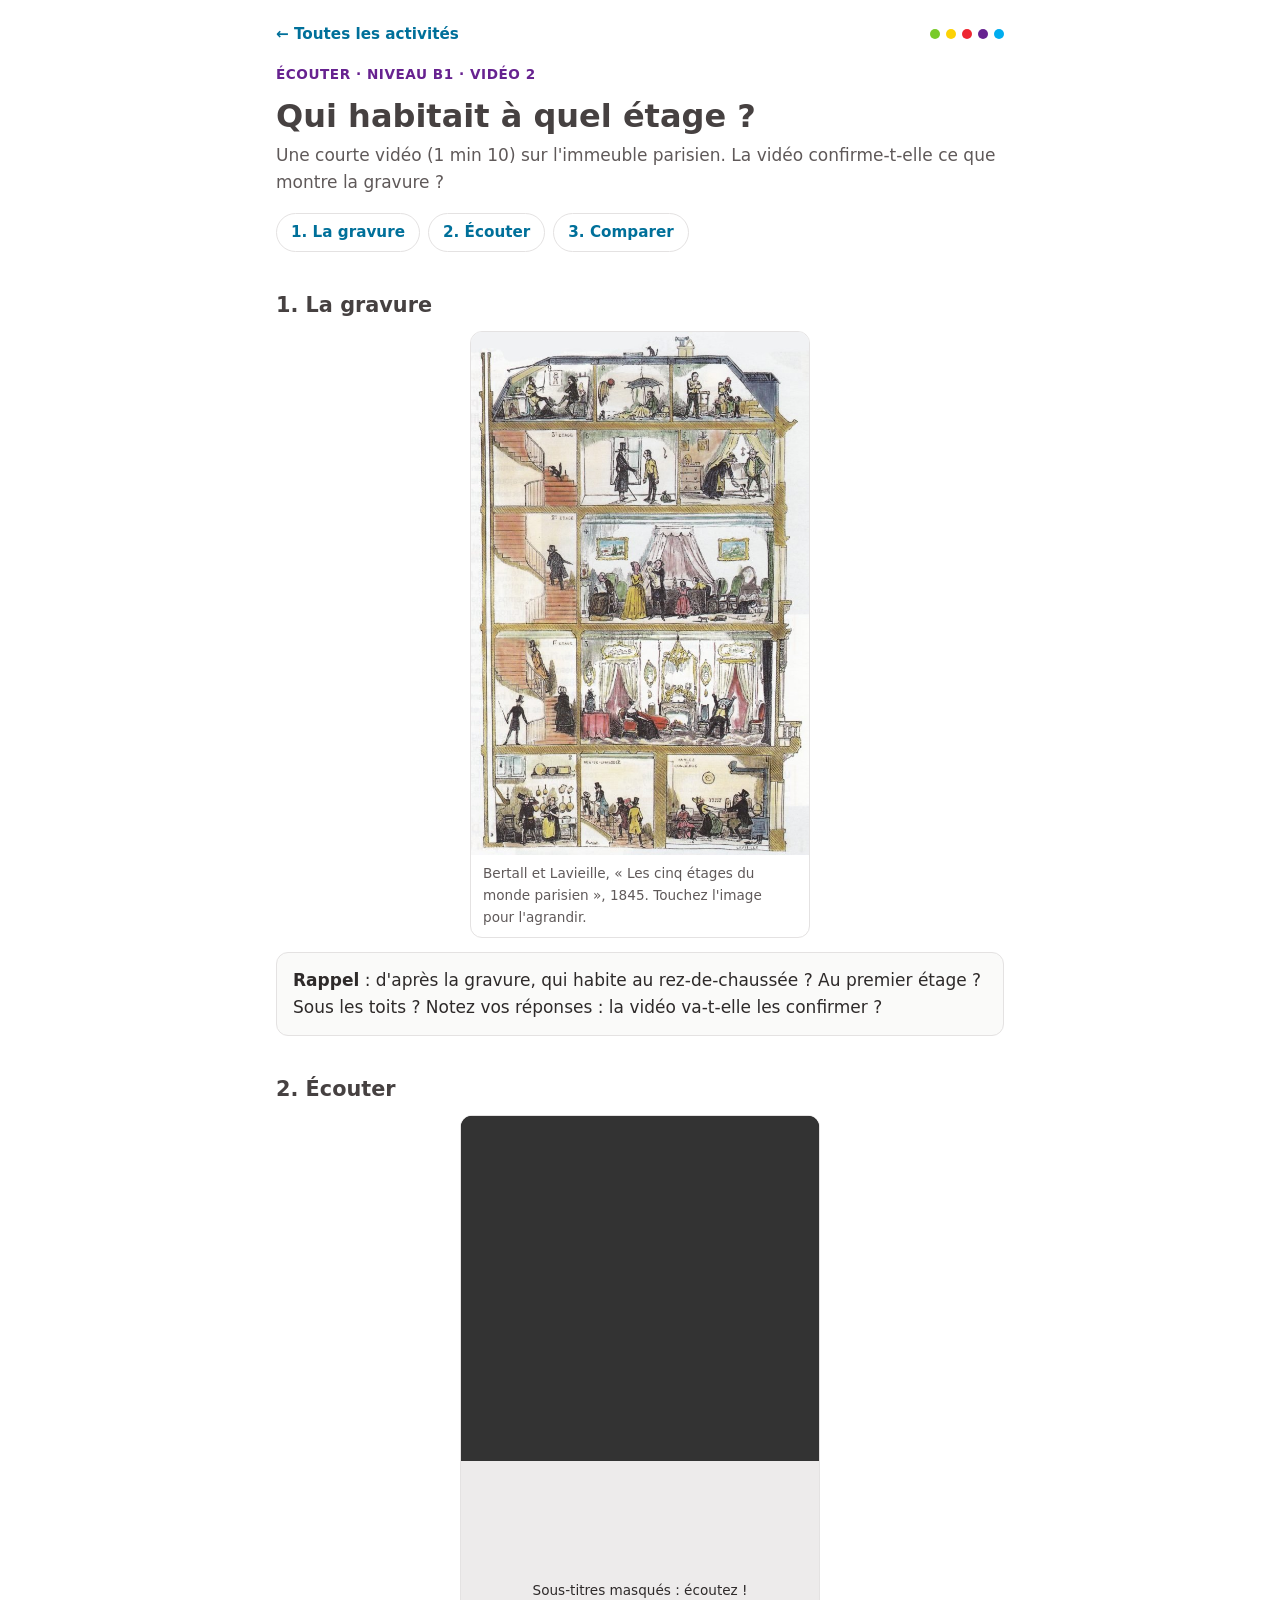
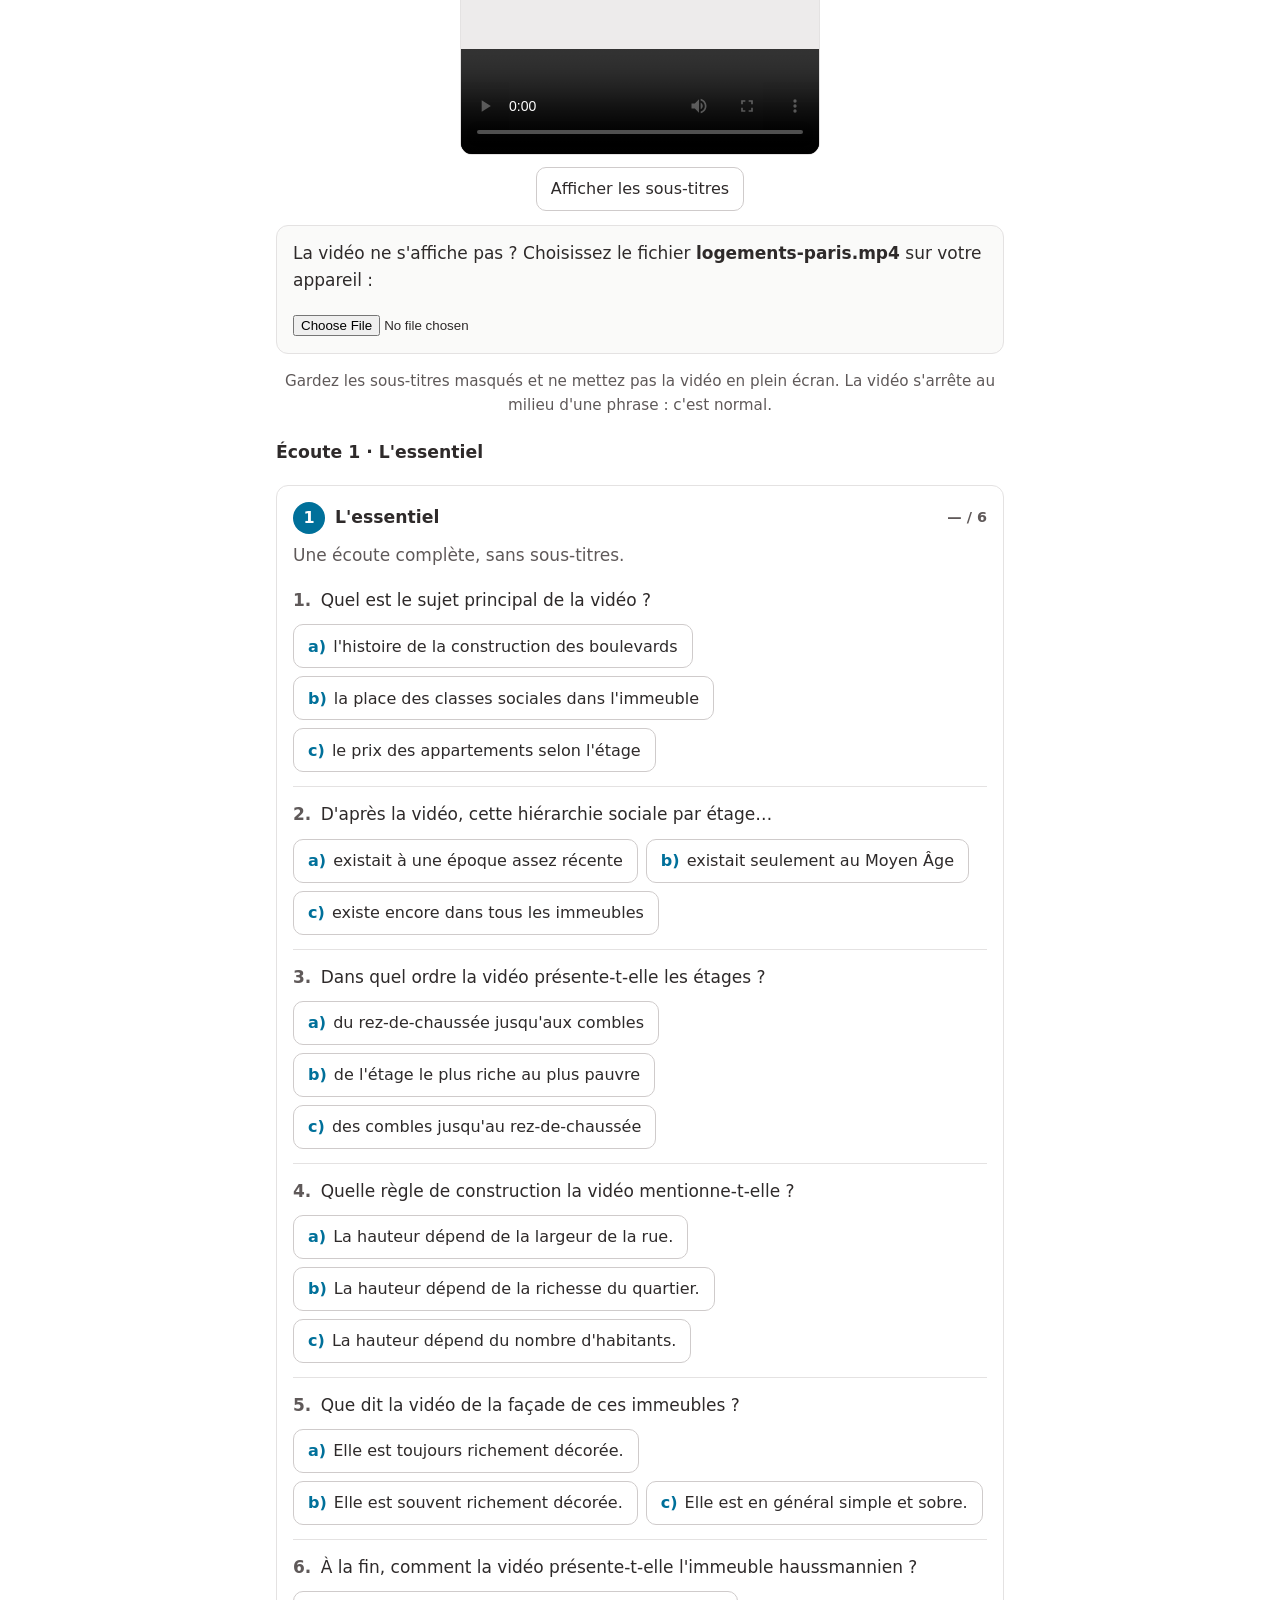
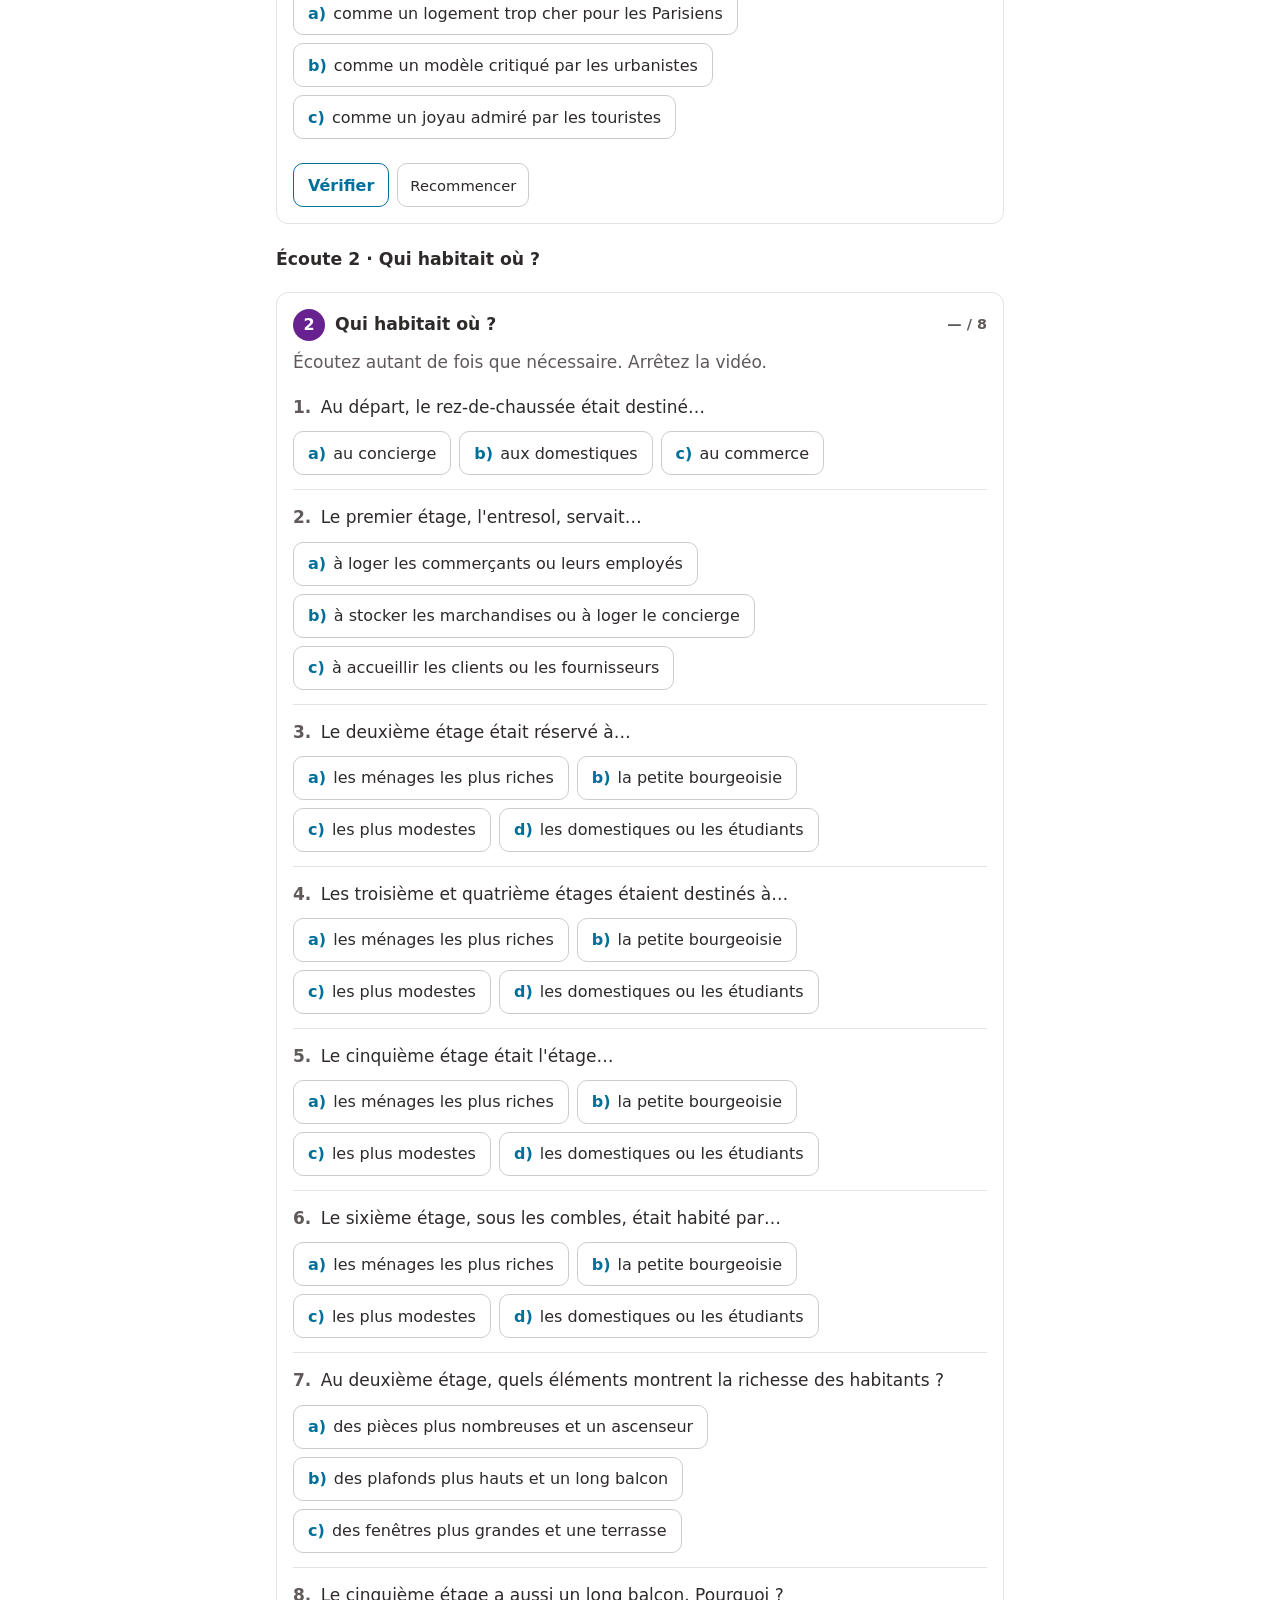
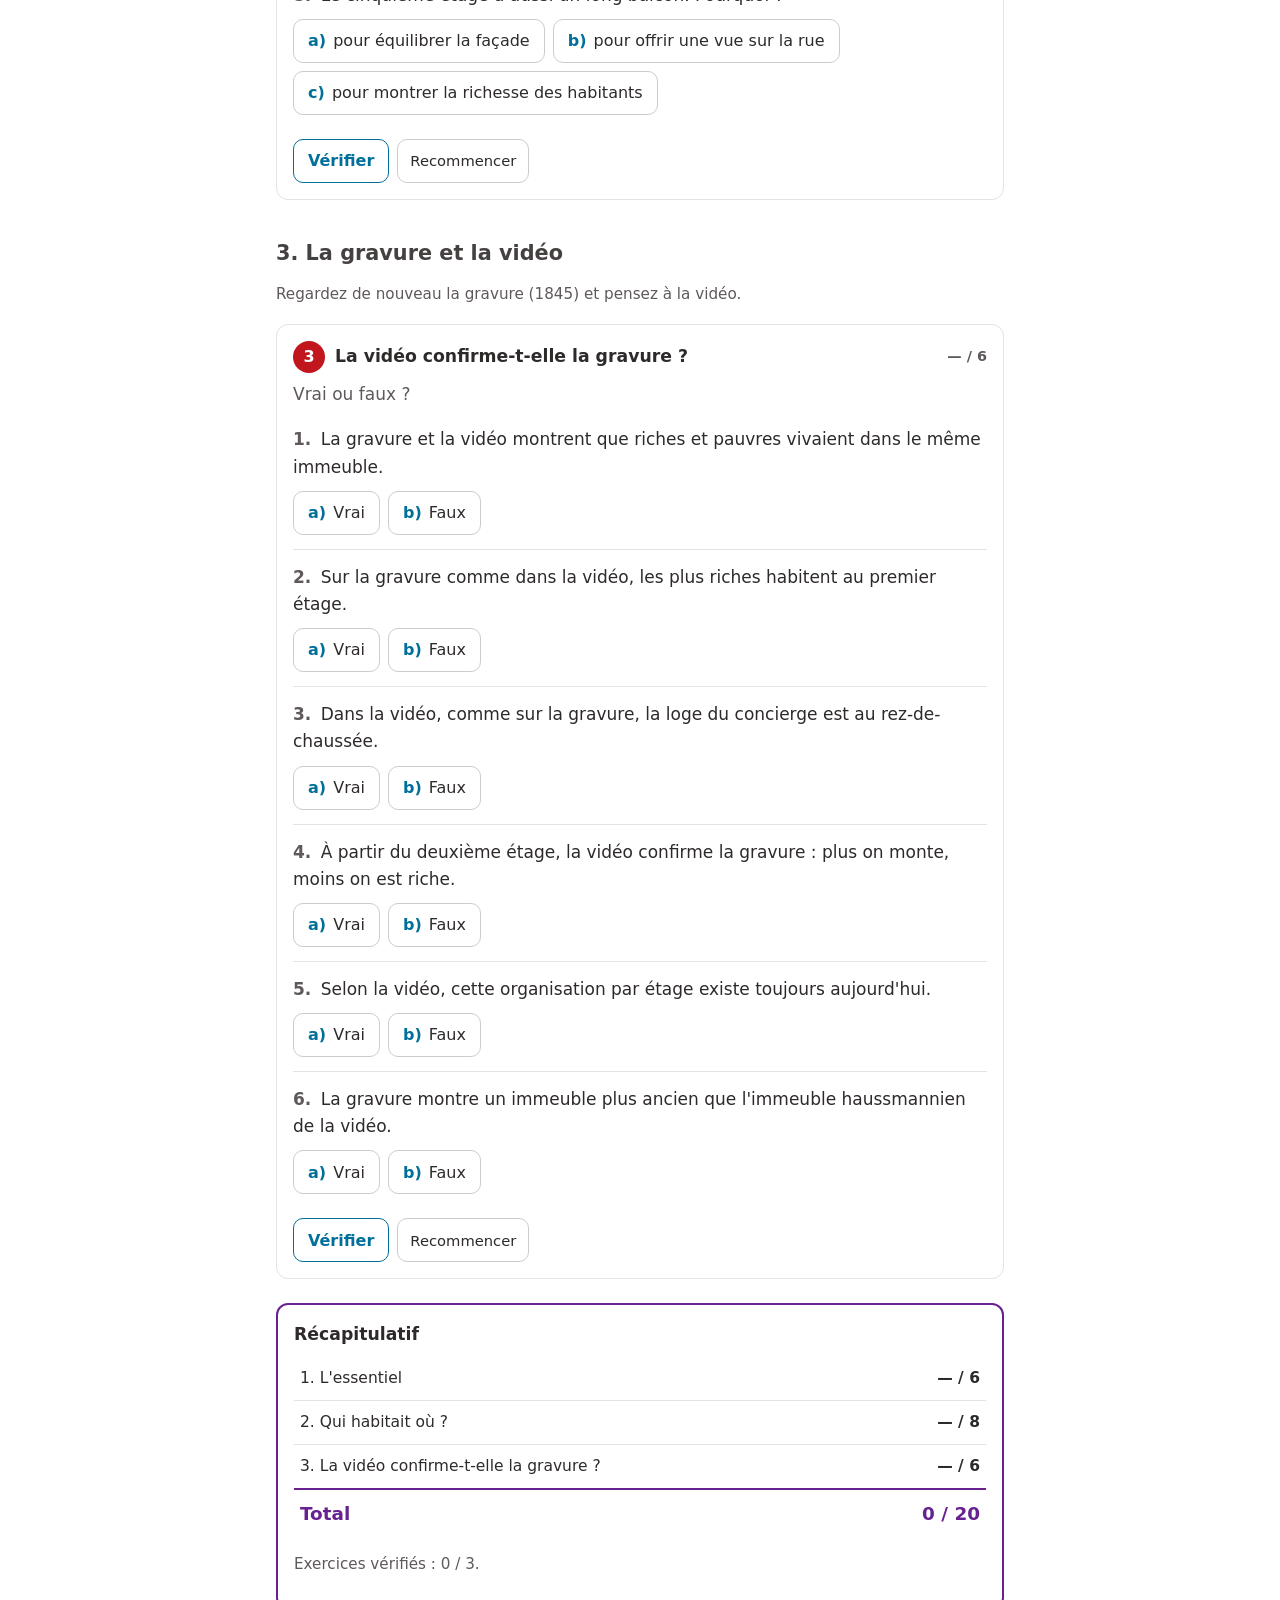
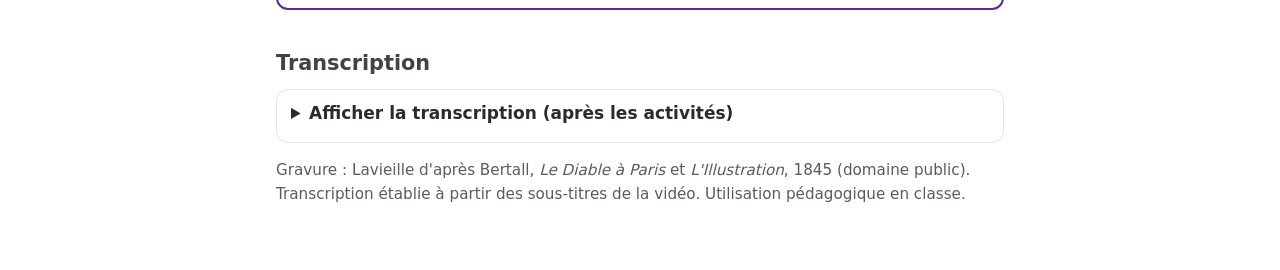
<file: ecouter/logements.html>
<!doctype html>
<html lang="fr">
<head>
<meta charset="utf-8">
<meta name="viewport" content="width=device-width, initial-scale=1">
<title>Qui habitait à quel étage ? · Écouter B1</title>
<link rel="stylesheet" href="assets/style.css">
<style>
  .gravure { max-width: 340px; margin: 12px auto; border: 1px solid var(--bord); border-radius: var(--rayon); overflow: hidden; background: #fff; }
  .gravure img { display: block; width: 100%; height: auto; }
  .gravure figcaption { padding: 8px 12px; font-size: .85rem; color: var(--texte-doux, #555); }
</style>
</head>
<body>
<header class="top">
  <a class="back" href="../index.html#ecouter">← Toutes les activités</a>
  <div class="dots" aria-hidden="true"><span></span><span></span><span></span><span></span><span></span></div>
</header>
<main>
  <p class="kicker">Écouter · Niveau B1 · Vidéo 2</p>
  <h1>Qui habitait à quel étage&nbsp;?</h1>
  <p class="lead">Une courte vidéo (1 min 10) sur l'immeuble parisien. La vidéo confirme-t-elle ce que montre la gravure&nbsp;?</p>

  <nav class="sommaire" aria-label="Étapes">
    <a href="#image">1. La gravure</a>
    <a href="#ecouter">2. Écouter</a>
    <a href="#comparer">3. Comparer</a>
  </nav>

  <!-- ===================== LA GRAVURE ===================== -->
  <h2 id="image">1. La gravure</h2>
  <figure class="gravure">
    <a href="images/bertall-cinq-etages.jpg"><img src="images/bertall-cinq-etages.jpg" alt="Gravure en couleurs : la coupe d'un immeuble parisien sur cinq niveaux. En bas, la loge du concierge ; au premier étage, un salon luxueux avec un lustre ; plus on monte, plus les logements sont simples ; sous le toit, un artiste et une famille pauvre." loading="lazy"></a>
    <figcaption>Bertall et Lavieille, «&nbsp;Les cinq étages du monde parisien&nbsp;», 1845. Touchez l'image pour l'agrandir.</figcaption>
  </figure>
  <div class="box">
    <p><b>Rappel</b>&nbsp;: d'après la gravure, qui habite au rez-de-chaussée&nbsp;? Au premier étage&nbsp;? Sous les toits&nbsp;? Notez vos réponses&nbsp;: la vidéo va-t-elle les confirmer&nbsp;?</p>
  </div>

  <!-- ===================== ÉCOUTER ===================== -->
  <h2 id="ecouter">2. Écouter</h2>
  <div class="video-wrap">
    <video id="video" controls playsinline preload="metadata" src="logements-paris.mp4"></video>
    <div class="cache-st" id="cache">Sous-titres masqués&nbsp;: écoutez&nbsp;!</div>
    <div class="cache-st" id="cache-titre" style="top:54%;height:11.6%" aria-hidden="true"></div>
  </div>
  <div class="btn-row" style="justify-content:center">
    <button type="button" class="btn" id="bascule" aria-pressed="true">Afficher les sous-titres</button>
  </div>
  <div id="secours" class="box" hidden>
    <p>La vidéo ne s'affiche pas&nbsp;? Choisissez le fichier <b>logements-paris.mp4</b> sur votre appareil&nbsp;:</p>
    <input type="file" accept="video/*" id="fichier">
  </div>
  <p class="notice" style="text-align:center">Gardez les sous-titres masqués et ne mettez pas la vidéo en plein écran. La vidéo s'arrête au milieu d'une phrase&nbsp;: c'est normal.</p>

  <h3>Écoute 1 · L'essentiel</h3>
  <div id="ex-essentiel"></div>

  <h3>Écoute 2 · Qui habitait où&nbsp;?</h3>
  <div id="ex-etages"></div>

  <!-- ===================== COMPARER ===================== -->
  <h2 id="comparer">3. La gravure et la vidéo</h2>
  <p class="notice">Regardez de nouveau la gravure (1845) et pensez à la vidéo.</p>
  <div id="ex-comparer"></div>

  <div id="bilan"></div>

  <h2 id="transcription">Transcription</h2>
  <details>
    <summary>Afficher la transcription (après les activités)</summary>
    <div class="transcript">
      <p>60&nbsp;% des logements à Paris ressemblent à cet immeuble, et il vous dit sûrement quelque chose. Déjà, c'est un immeuble en pierre de taille. Sa façade est souvent richement décorée, et la hauteur doit être proportionnelle à la largeur de la rue, mais ne doit jamais dépasser six étages.</p>
      <p>Mais saviez-vous qu'à une époque pas si lointaine que ça, une hiérarchie sociale existait dans ces immeubles&nbsp;?</p>
      <p>Commençons par le rez-de-chaussée, qui était initialement destiné au commerce. Le premier étage, appelé l'entresol, était utilisé comme entrepôt pour les boutiques du rez-de-chaussée, ou bien pour loger le concierge. Le deuxième étage, avec une hauteur sous plafond plus importante, des fenêtres généralement décorées et un long balcon filant, était réservé aux ménages les plus riches, les nobles. Les étages intermédiaires, troisième et quatrième, sans balcon, étaient destinés à la petite bourgeoisie. Le cinquième étage, également flanqué d'un long balcon, mais uniquement à des fins décoratives afin d'améliorer l'équilibre de la façade, était l'étage des plus modestes. Et enfin, le sixième et dernier étage, sous les combles, où l'on retrouve les chambres de bonne, était habité par les domestiques ou les étudiants.</p>
      <p>Vous l'aurez bien sûr compris, on vous parlait de l'immeuble haussmannien, joyau de la ville de Paris et admiré par des millions de touristes chaque année. Et c'est pour cette raison que…</p>
    </div>
  </details>
  <p class="note-pied notice">Gravure&nbsp;: Lavieille d'après Bertall, <i>Le Diable à Paris</i> et <i>L'Illustration</i>, 1845 (domaine public). Transcription établie à partir des sous-titres de la vidéo. Utilisation pédagogique en classe.</p>
</main>

<script src="assets/exercices.js"></script>
<script>
/* ---------- Vidéo : sous-titres masqués, fichier de secours ---------- */
(function () {
  var v = document.getElementById("video"), cache = document.getElementById("cache"), b = document.getElementById("bascule");
  /* Le titre du début (0 à 3 s) est écrit plus haut que les sous-titres : un second bandeau le couvre. */
  var titre = document.getElementById("cache-titre");
  function majTitre() { titre.hidden = cache.hidden || v.currentTime >= 3.1; }
  ["timeupdate", "seeked", "seeking", "play", "loadedmetadata"].forEach(function (ev) { v.addEventListener(ev, majTitre); });
  if (v.requestVideoFrameCallback) { (function boucle() { v.requestVideoFrameCallback(function () { majTitre(); boucle(); }); })(); }
  b.addEventListener("click", function () {
    var masque = !cache.hidden;
    cache.hidden = masque;
    majTitre();
    b.setAttribute("aria-pressed", String(!masque));
    b.textContent = masque ? "Masquer les sous-titres" : "Afficher les sous-titres";
  });
  v.addEventListener("error", function () { document.getElementById("secours").hidden = false; }, true);
  document.getElementById("fichier").addEventListener("change", function (e) {
    var f = e.target.files[0]; if (!f) return;
    v.src = URL.createObjectURL(f); v.load();
    document.getElementById("secours").hidden = true;
  });
})();

/* ---------- Écoute 1 : l'essentiel ---------- */
Exos.qcm(document.getElementById("ex-essentiel"), {
  num: 1, color: "c-bleu", titre: "L'essentiel",
  consigne: "Une écoute complète, sans sous-titres.",
  melanger: true,
  items: [
    { q: "Quel est le sujet principal de la vidéo ?", options: ["la place des classes sociales dans l'immeuble", "l'histoire de la construction des boulevards", "le prix des appartements selon l'étage"], answer: 0, ok: "La vidéo présente l'immeuble étage par étage : qui y habitait.", fb: { 1: "Les boulevards ne sont pas le sujet : la vidéo parle de l'intérieur de l'immeuble.", 2: "La vidéo ne parle pas de prix : écoutez « une hiérarchie sociale »." } },
    { q: "D'après la vidéo, cette hiérarchie sociale par étage…", options: ["existait à une époque assez récente", "existait seulement au Moyen Âge", "existe encore dans tous les immeubles"], answer: 0, ok: "« À une époque pas si lointaine que ça » : ce n'est pas très ancien. Mais l'imparfait (« existait ») montre que ce n'est plus le cas aujourd'hui.", fb: { 1: "« Pas si lointaine que ça » : ce n'est pas si ancien.", 2: "Écoutez le temps du verbe : « une hiérarchie sociale existait »." } },
    { q: "Dans quel ordre la vidéo présente-t-elle les étages ?", options: ["du rez-de-chaussée jusqu'aux combles", "des combles jusqu'au rez-de-chaussée", "de l'étage le plus riche au plus pauvre"], answer: 0, ok: "« Commençons par le rez-de-chaussée… et enfin le sixième et dernier étage. »", fb: { 1: "Écoutez le début de la présentation : « Commençons par… ».", 2: "Le premier niveau présenté n'est pas le plus riche : écoutez « Commençons par… »." } },
    { q: "Quelle règle de construction la vidéo mentionne-t-elle ?", options: ["La hauteur dépend de la largeur de la rue.", "La hauteur dépend du nombre d'habitants.", "La hauteur dépend de la richesse du quartier."], answer: 0, ok: "« La hauteur doit être proportionnelle à la largeur de la rue, mais ne doit jamais dépasser six étages. »", fb: { 1: "Écoutez le mot « proportionnelle » : proportionnelle à quoi ?", 2: "Écoutez le mot « proportionnelle » : proportionnelle à quoi ?" } },
    { q: "Que dit la vidéo de la façade de ces immeubles ?", options: ["Elle est souvent richement décorée.", "Elle est toujours richement décorée.", "Elle est en général simple et sobre."], answer: 0, ok: "« Sa façade est souvent richement décorée » : souvent, pas toujours.", fb: { 1: "Attention à l'adverbe : la vidéo ne dit pas « toujours ».", 2: "Au contraire : écoutez « richement décorée »." } },
    { q: "À la fin, comment la vidéo présente-t-elle l'immeuble haussmannien ?", options: ["comme un joyau admiré par les touristes", "comme un modèle critiqué par les urbanistes", "comme un logement trop cher pour les Parisiens"], answer: 0, ok: "« Joyau de la ville de Paris et admiré par des millions de touristes chaque année. »", fb: { 1: "La vidéo ne critique pas cet immeuble : écoutez le mot « joyau ».", 2: "La vidéo ne parle pas de prix : écoutez la dernière phrase complète." } }
  ]
});

/* ---------- Écoute 2 : qui habitait où ? ---------- */
var CLASSES = ["les ménages les plus riches", "la petite bourgeoisie", "les plus modestes", "les domestiques ou les étudiants"];
Exos.qcm(document.getElementById("ex-etages"), {
  num: 2, color: "c-violet", titre: "Qui habitait où ?",
  consigne: "Écoutez autant de fois que nécessaire. Arrêtez la vidéo.",
  melanger: true,
  items: [
    { q: "Au départ, le rez-de-chaussée était destiné…", options: ["au commerce", "au concierge", "aux domestiques"], answer: 0, ok: "« Initialement destiné au commerce » : les boutiques.", fb: { 1: "Sur la gravure, le concierge est en bas. Mais dans la vidéo ? Écoutez bien le premier étage.", 2: "Les domestiques habitent ailleurs : écoutez la fin de la vidéo." } },
    { q: "Le premier étage, l'entresol, servait…", options: ["à stocker les marchandises ou à loger le concierge", "à loger les commerçants ou leurs employés", "à accueillir les clients ou les fournisseurs"], answer: 0, ok: "« Utilisé comme entrepôt pour les boutiques du rez-de-chaussée, ou bien pour loger le concierge. »", fb: { 1: "Les boutiques sont en bas, mais la vidéo ne parle pas du logement des commerçants. Écoutez « entrepôt ».", 2: "Écoutez le mot « entrepôt » : à quoi sert un entrepôt ?" } },
    { fixe: true, q: "Le deuxième étage était réservé à…", options: CLASSES, answer: 0, ok: "« Réservé aux ménages les plus riches, les nobles. » C'est l'« étage noble ».", fb: { 1: "Plafonds plus hauts, fenêtres décorées, long balcon : ce sont des signes de richesse.", 2: "Plafonds plus hauts, fenêtres décorées, long balcon : ce sont des signes de richesse.", 3: "Les domestiques sont tout en haut." } },
    { fixe: true, q: "Les troisième et quatrième étages étaient destinés à…", options: CLASSES, answer: 1, ok: "« Les étages intermédiaires, sans balcon, étaient destinés à la petite bourgeoisie. »", fb: { 0: "Les plus riches sont au deuxième, avec le long balcon. Ici, il n'y a pas de balcon.", 2: "Les plus modestes sont plus haut.", 3: "Les domestiques sont tout en haut." } },
    { fixe: true, q: "Le cinquième étage était l'étage…", options: CLASSES, answer: 2, ok: "« L'étage des plus modestes », même avec un long balcon.", fb: { 0: "Attention : il a un long balcon, mais il n'est pas pour les riches. Écoutez « uniquement à des fins… ».", 1: "La petite bourgeoisie habite plus bas, aux étages intermédiaires.", 3: "Les domestiques et les étudiants sont au dernier étage, sous les combles." } },
    { fixe: true, q: "Le sixième étage, sous les combles, était habité par…", options: CLASSES, answer: 3, ok: "Les chambres de bonne : « habité par les domestiques ou les étudiants ».", fb: { 0: "Les plus riches sont au deuxième.", 1: "La petite bourgeoisie habite aux troisième et quatrième.", 2: "Les plus modestes sont au cinquième. Au sixième, écoutez « les chambres de bonne »." } },
    { q: "Au deuxième étage, quels éléments montrent la richesse des habitants ?", options: ["des plafonds plus hauts et un long balcon", "des pièces plus nombreuses et un ascenseur", "des fenêtres plus grandes et une terrasse"], answer: 0, ok: "« Une hauteur sous plafond plus importante, des fenêtres généralement décorées et un long balcon filant. »", fb: { 1: "La vidéo ne parle ni du nombre de pièces ni d'ascenseur.", 2: "Les fenêtres sont décorées, pas plus grandes ; et c'est un balcon, pas une terrasse." } },
    { q: "Le cinquième étage a aussi un long balcon. Pourquoi ?", options: ["pour équilibrer la façade", "pour montrer la richesse des habitants", "pour offrir une vue sur la rue"], answer: 0, ok: "« Uniquement à des fins décoratives, afin d'améliorer l'équilibre de la façade. »", fb: { 1: "Non : c'est « l'étage des plus modestes ». Écoutez « uniquement à des fins… ».", 2: "La vidéo ne parle pas de la vue : écoutez « afin d'améliorer… »." } }
  ]
});

/* ---------- Comparer : la gravure et la vidéo ---------- */
Exos.qcm(document.getElementById("ex-comparer"), {
  num: 3, color: "c-rouge", titre: "La vidéo confirme-t-elle la gravure ?",
  consigne: "Vrai ou faux ?",
  items: [
    { q: "La gravure et la vidéo montrent que riches et pauvres vivaient dans le même immeuble.", options: ["Vrai", "Faux"], answer: 0, ok: "Vrai : la division sociale est verticale, d'un étage à l'autre, pas d'un quartier à l'autre.", fb: { 1: "Regardez la gravure : il y a un salon luxueux et, en haut, une famille pauvre. C'est le même immeuble." } },
    { q: "Sur la gravure comme dans la vidéo, les plus riches habitent au premier étage.", options: ["Vrai", "Faux"], answer: 1, ok: "Faux : sur la gravure (1845), c'est le premier étage. Dans l'immeuble haussmannien, le premier étage est l'entresol, et les plus riches sont au deuxième.", fb: { 0: "Sur la gravure, oui. Mais dans la vidéo, qu'est-ce qu'il y a au premier étage ?" } },
    { q: "Dans la vidéo, comme sur la gravure, la loge du concierge est au rez-de-chaussée.", options: ["Vrai", "Faux"], answer: 1, ok: "Faux : dans la vidéo, le rez-de-chaussée est pour le commerce ; le concierge peut loger à l'entresol.", fb: { 0: "Sur la gravure, oui. Mais la vidéo dit que le rez-de-chaussée est destiné… à quoi ?" } },
    { q: "À partir du deuxième étage, la vidéo confirme la gravure : plus on monte, moins on est riche.", options: ["Vrai", "Faux"], answer: 0, ok: "Vrai : les plus riches au 2e, la petite bourgeoisie aux 3e et 4e, les plus modestes au 5e, les domestiques et les étudiants au 6e.", fb: { 1: "Reprenez la vidéo étage par étage, du 2e au 6e : comment change la situation des habitants ?" } },
    { q: "Selon la vidéo, cette organisation par étage existe toujours aujourd'hui.", options: ["Vrai", "Faux"], answer: 1, ok: "Faux : la vidéo dit qu'elle « existait » à une époque « pas si lointaine ». C'est du passé.", fb: { 0: "Écoutez le temps du verbe : « une hiérarchie sociale existait »." } },
    { q: "La gravure montre un immeuble plus ancien que l'immeuble haussmannien de la vidéo.", options: ["Vrai", "Faux"], answer: 0, ok: "Vrai : la gravure date de 1845 ; les grands travaux d'Haussmann commencent en 1853.", fb: { 1: "Regardez la date de la gravure. Et Haussmann devient préfet de Paris en quelle année ? (vidéo 1)" } }
  ]
});
Exos.bilan(document.getElementById("bilan"), { exos: ["ex-essentiel", "ex-etages", "ex-comparer"] });
</script>
</body>
</html>
</file>
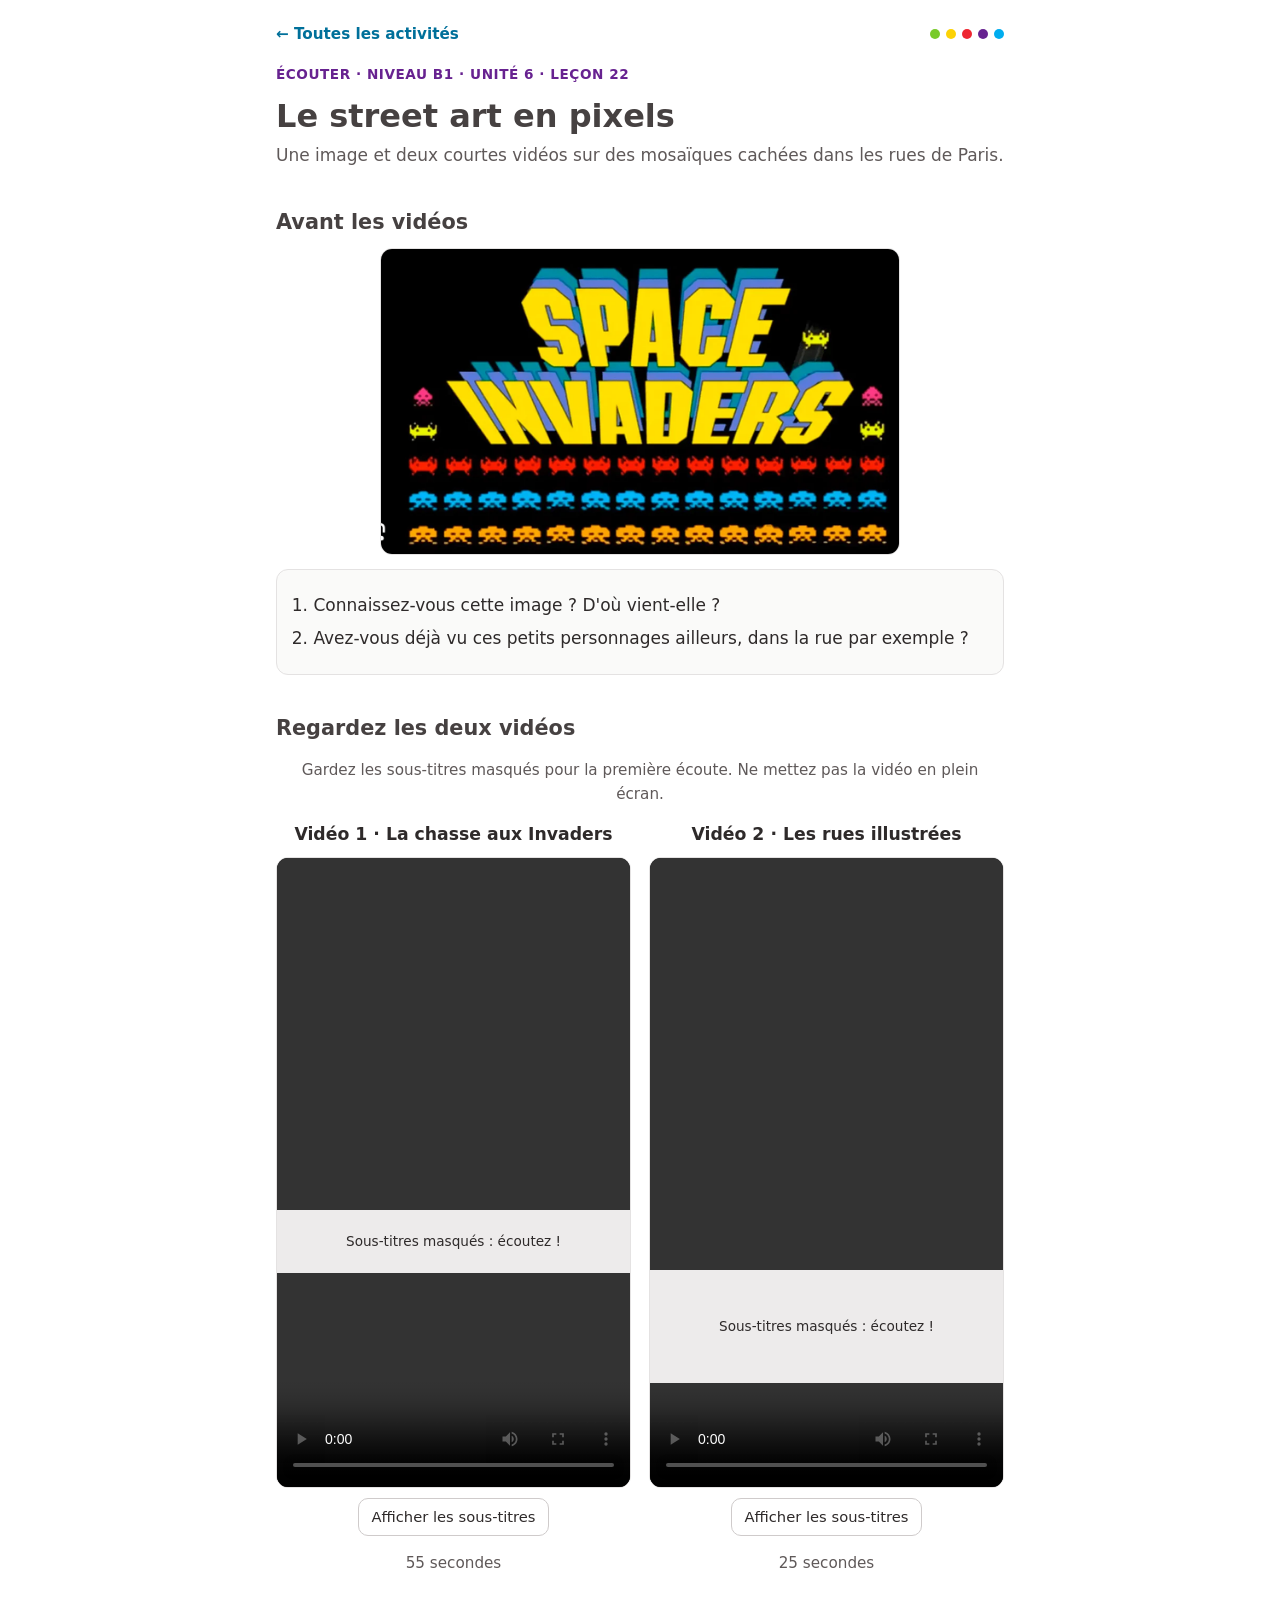
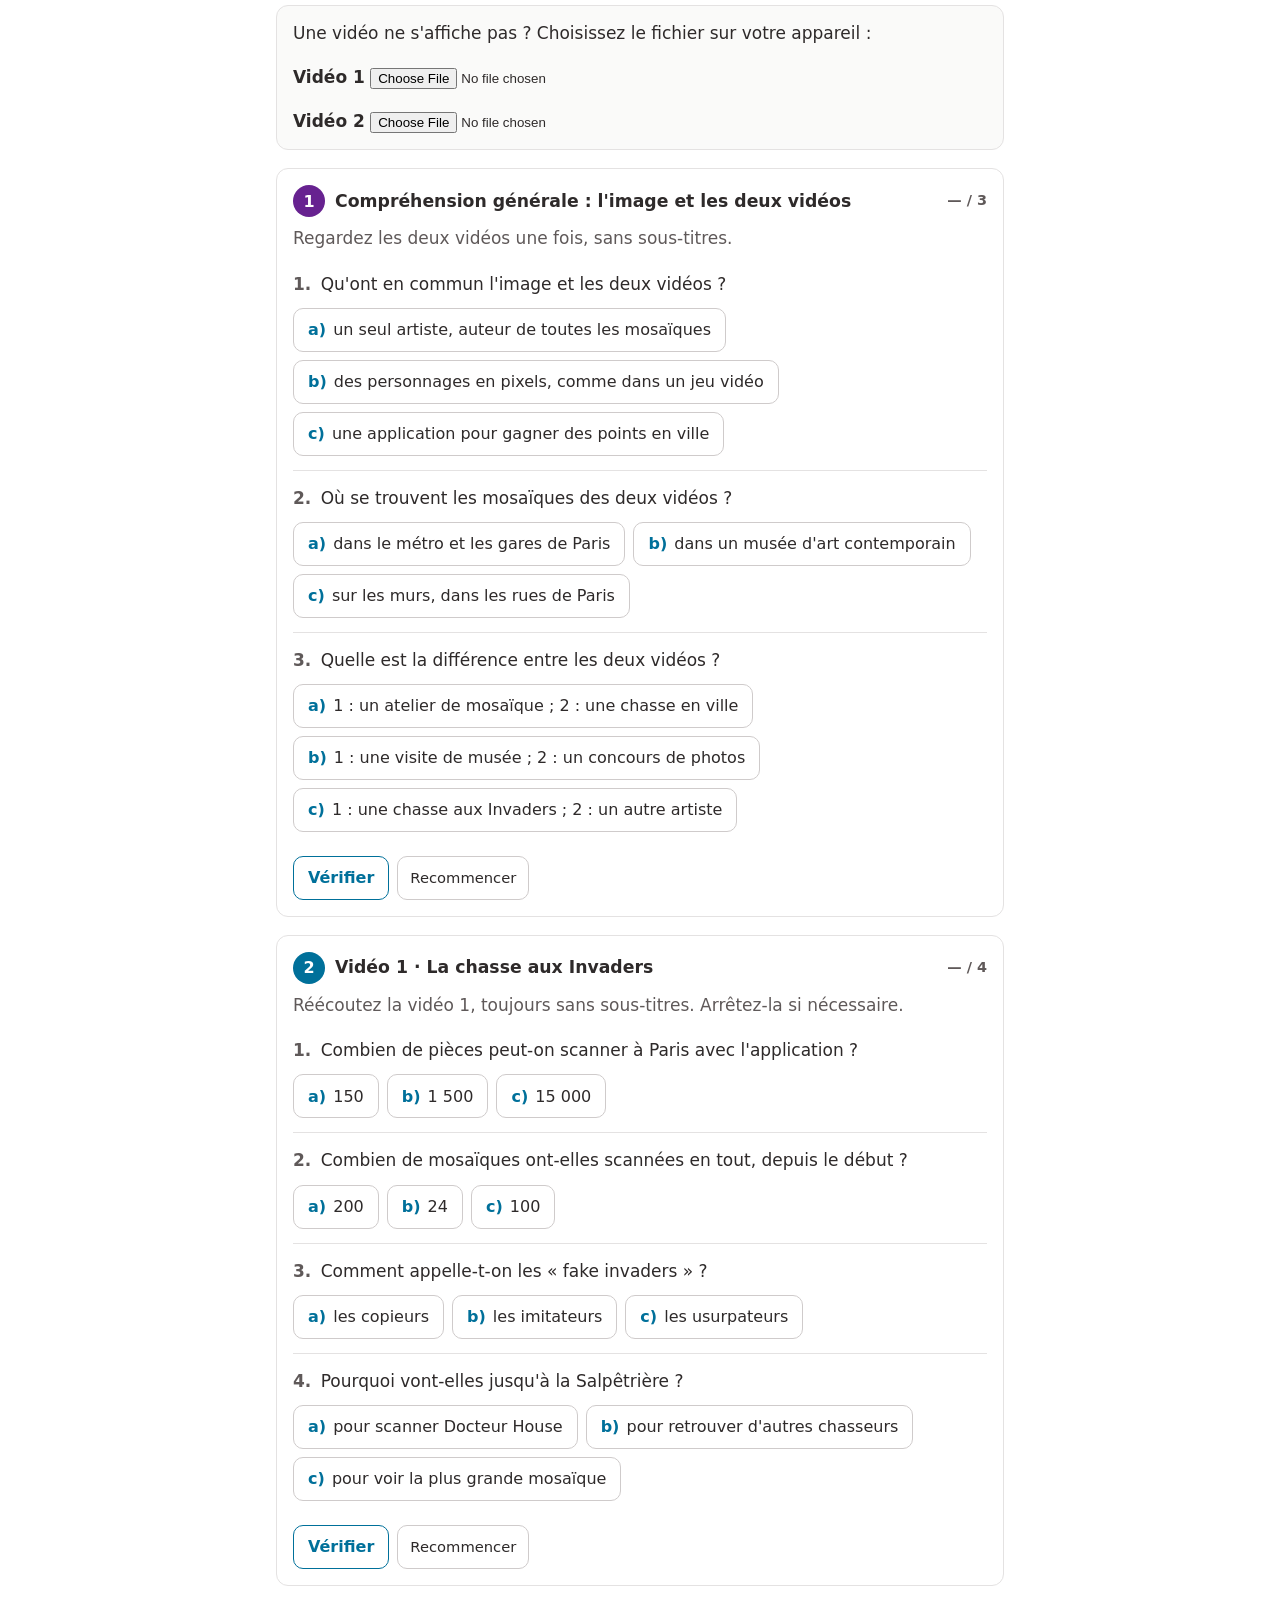
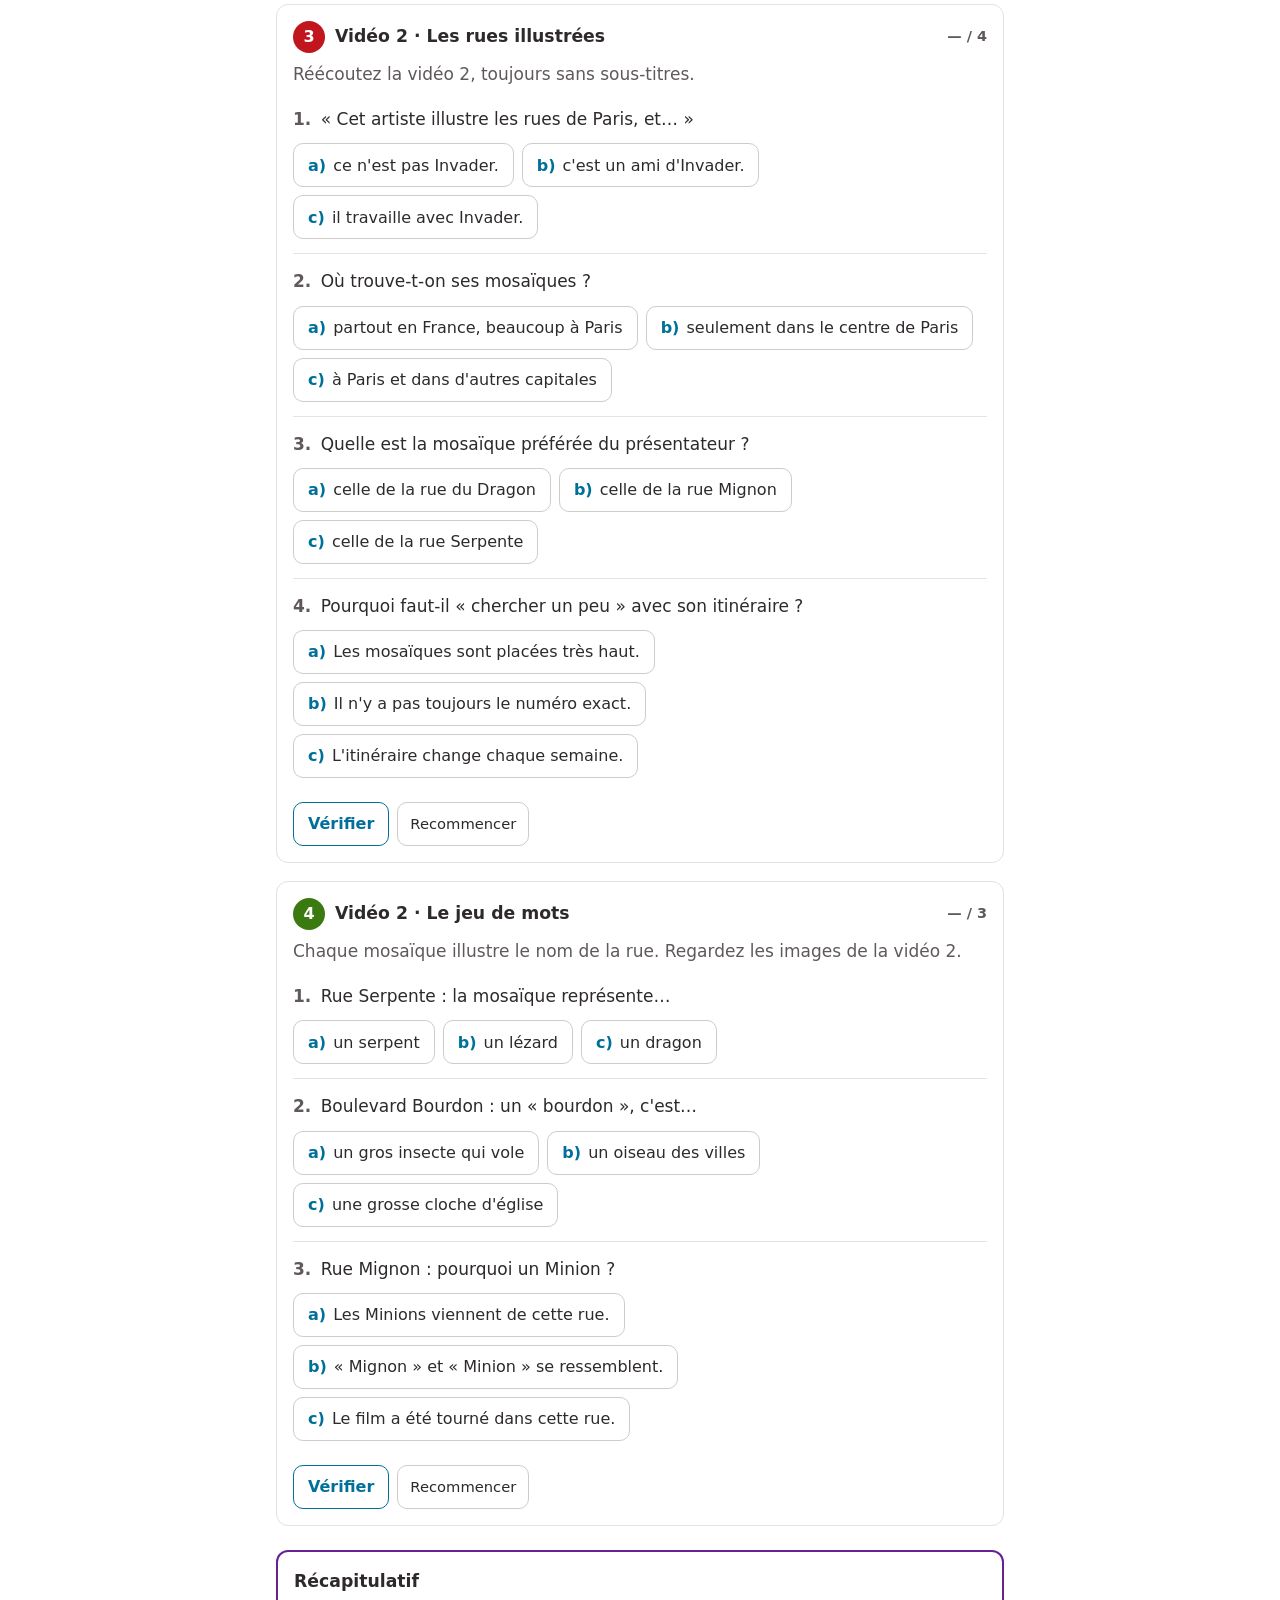
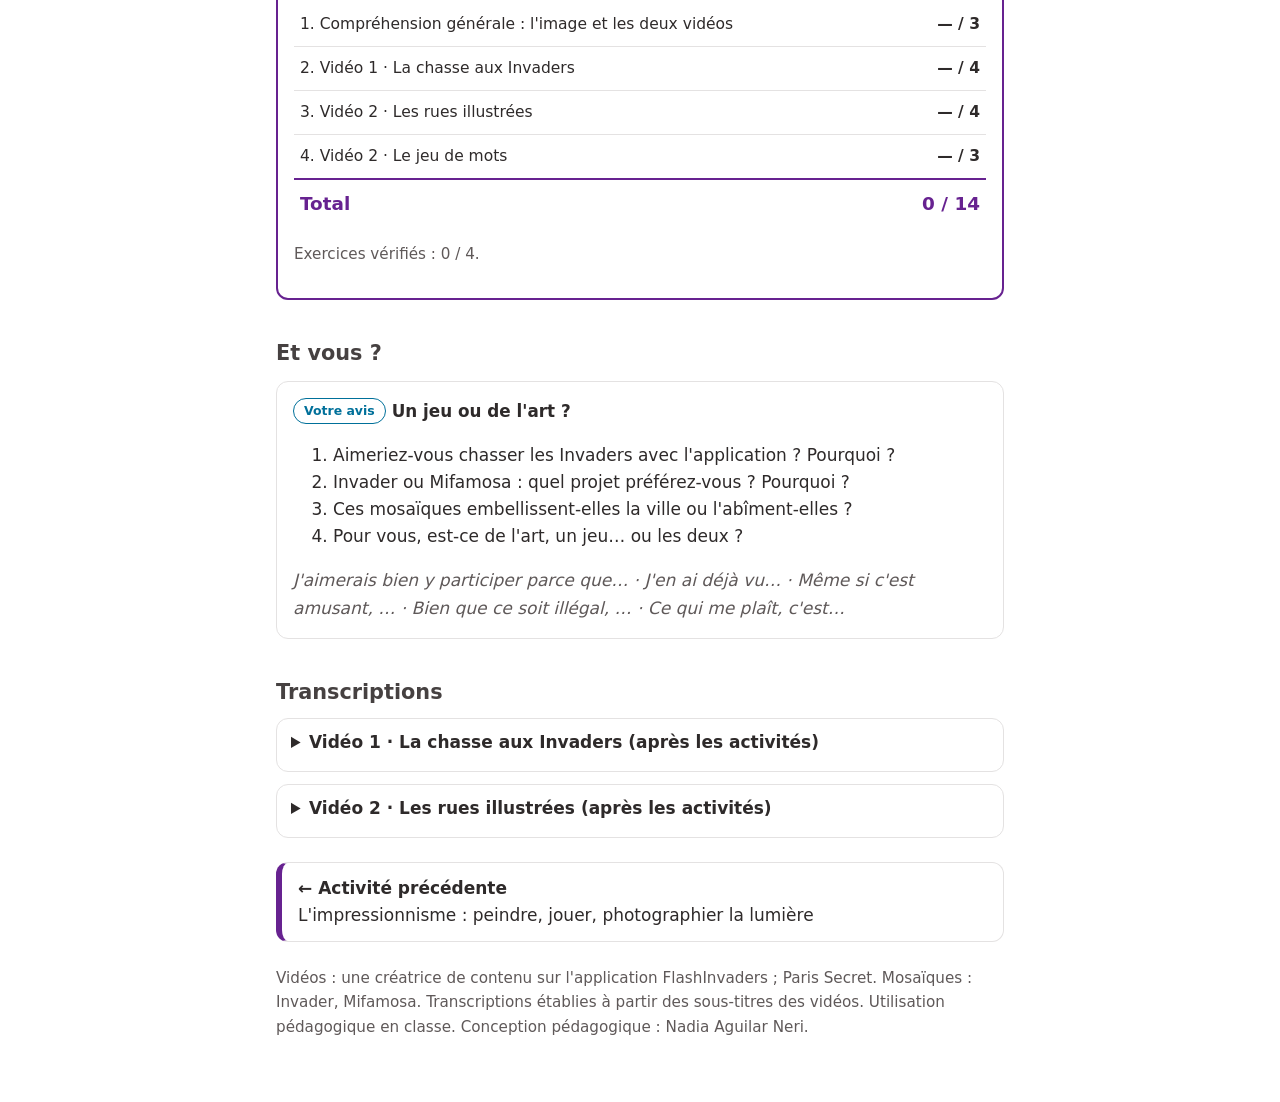
<file: ecouter/street-art-pixels.html>
<!doctype html>
<html lang="fr">
<head>
<meta charset="utf-8">
<meta name="viewport" content="width=device-width, initial-scale=1">
<title>Le street art en pixels · Écouter B1</title>
<link rel="stylesheet" href="assets/style.css">
<style>
.image-jeu{display:block;width:100%;max-width:520px;height:auto;margin:12px auto;border-radius:var(--rayon);border:1px solid var(--bord)}
.duo-videos{display:grid;gap:18px;grid-template-columns:1fr;margin:12px 0}
@media (min-width:720px){.duo-videos{grid-template-columns:1fr 1fr}}
.duo-videos .video-wrap{margin:8px auto}
.duo-videos h3{margin:0;text-align:center}
.cache-v1{top:56%;height:10%}
.suivante{display:block;text-decoration:none;color:inherit;border:1px solid var(--bord);border-left:6px solid var(--violet-txt);border-radius:var(--rayon);padding:12px 16px;margin:24px 0}
</style>
</head>
<body>
<header class="top">
  <a class="back" href="../index.html#art">← Toutes les activités</a>
  <div class="dots" aria-hidden="true"><span></span><span></span><span></span><span></span><span></span></div>
</header>
<main>
  <p class="kicker">Écouter · Niveau B1 · Unité 6 · Leçon 22</p>
  <h1>Le street art en pixels</h1>
  <p class="lead">Une image et deux courtes vidéos sur des mosaïques cachées dans les rues de Paris.</p>

  <h2>Avant les vidéos</h2>
  <img class="image-jeu" src="images/space-invaders.png" alt="Le titre « Space Invaders » en grandes lettres jaunes, au-dessus de rangées de petits extraterrestres en pixels de couleurs" loading="lazy">
  <div class="box">
    <ol>
      <li>Connaissez-vous cette image&nbsp;? D'où vient-elle&nbsp;?</li>
      <li>Avez-vous déjà vu ces petits personnages ailleurs, dans la rue par exemple&nbsp;?</li>
    </ol>
  </div>

  <h2>Regardez les deux vidéos</h2>
  <p class="notice" style="text-align:center">Gardez les sous-titres masqués pour la première écoute. Ne mettez pas la vidéo en plein écran.</p>
  <div class="duo-videos">
    <div>
      <h3>Vidéo 1 · La chasse aux Invaders</h3>
      <div class="video-wrap"><video id="v1" controls playsinline preload="metadata" src="chasse-invaders.mp4"></video><div class="cache-st cache-v1" data-cache="v1">Sous-titres masqués&nbsp;: écoutez&nbsp;!</div></div>
      <div class="btn-row" style="justify-content:center"><button type="button" class="btn small" data-bascule="v1" aria-pressed="false">Afficher les sous-titres</button></div>
      <p class="notice" style="text-align:center">55 secondes</p>
    </div>
    <div>
      <h3>Vidéo 2 · Les rues illustrées</h3>
      <div class="video-wrap"><video id="v2" controls playsinline preload="metadata" src="mifamosa.mp4"></video><div class="cache-st" data-cache="v2">Sous-titres masqués&nbsp;: écoutez&nbsp;!</div></div>
      <div class="btn-row" style="justify-content:center"><button type="button" class="btn small" data-bascule="v2" aria-pressed="false">Afficher les sous-titres</button></div>
      <p class="notice" style="text-align:center">25 secondes</p>
    </div>
  </div>
  <div class="box secours" hidden><p>Une vidéo ne s'affiche pas&nbsp;? Choisissez le fichier sur votre appareil&nbsp;:</p>
    <p><b>Vidéo 1</b> <input type="file" accept="video/*" data-for="v1"></p>
    <p><b>Vidéo 2</b> <input type="file" accept="video/*" data-for="v2"></p>
  </div>

  <div id="ex-commun"></div>
  <div id="ex-v1"></div>
  <div id="ex-v2"></div>
  <div id="ex-rues"></div>

  <div id="bilan"></div>

  <h2>Et vous&nbsp;?</h2>
  <div class="cards">
    <article class="card">
      <h3><span class="tag duo">Votre avis</span>Un jeu ou de l'art&nbsp;?</h3>
      <ol>
        <li>Aimeriez-vous chasser les Invaders avec l'application&nbsp;? Pourquoi&nbsp;?</li>
        <li>Invader ou Mifamosa&nbsp;: quel projet préférez-vous&nbsp;? Pourquoi&nbsp;?</li>
        <li>Ces mosaïques embellissent-elles la ville ou l'abîment-elles&nbsp;?</li>
        <li>Pour vous, est-ce de l'art, un jeu… ou les deux&nbsp;?</li>
      </ol>
      <p class="phrases">J'aimerais bien y participer parce que… · J'en ai déjà vu… · Même si c'est amusant, … · Bien que ce soit illégal, … · Ce qui me plaît, c'est…</p>
    </article>
  </div>

  <h2 id="transcriptions">Transcriptions</h2>
  <details>
    <summary>Vidéo 1 · La chasse aux Invaders (après les activités)</summary>
    <div class="transcript">
      <p>On a comme mission de chasser tous les Invaders de Paris et aujourd'hui, on focus la chasse dans le 12<sup>e</sup>. Le premier qu'on a scanné, c'était celui de place d'Italie.</p>
      <p>Les Invaders, c'est du street art et à Paris, t'as 1 500 pièces que tu peux scanner avec l'appli de l'artiste. On en a que 200 pour l'instant, donc y a encore beaucoup de travail.</p>
      <p>Et sur Insta, on a repéré ceux qu'on pouvait chasser autour de place d'Italie, donc on ratisse la zone. On a beau être trois, j'suis sûre qu'on va en manquer quelques-uns.</p>
      <p>Le quartier, par contre, il est super sympa. Y a beaucoup de street art, mais y a quand même pas mal de fake invaders&nbsp;: c'est comme ça qu'on appelle les usurpateurs. Après, j'suis contente, parce qu'on a même vu la Panthère rose, donc celui-là, il est pardonné.</p>
      <p>L'objectif d'aujourd'hui, c'était d'en chasser deux&nbsp;: celui de place d'Italie, parce qu'il est immense, et ensuite d'étirer la chasse jusqu'à la Salpêtrière, où y a Docteur House, qu'on a vu quelques fois, mais qu'on a jamais eu l'occasion de scanner.</p>
      <p>Donc, en faisant des petits détours, on s'est déplacées vers la Salpêtrière. On en a chassé quelques-uns à 100 points. Y en a même un qu'on a scanné au sol. Mais regardez Docteur House, comme il est trop stylé&nbsp;! On est trop contentes de l'avoir scanné.</p>
      <p>Après ça, par contre, la chasse s'est un peu terminée. On a juste chassé sur le retour quelques-uns, ce qui nous fait un total aujourd'hui de 24 Invaders flashés. Donc on est encore loin des 1 500, mais n'hésite pas à me dire, toi, tes préférés dans Paris.</p>
    </div>
  </details>
  <details>
    <summary>Vidéo 2 · Les rues illustrées (après les activités)</summary>
    <div class="transcript">
      <p>Cet artiste illustre les rues de Paris, et ce n'est pas Invader, et on voulait vous le faire remarquer. C'est de l'art de rue, littéralement, et on adore, non&nbsp;?</p>
      <p><i>(À l'écran&nbsp;: Il s'appelle @mifamosa.)</i></p>
      <p>Il en fait un peu partout en France, mais il y en a plein à Paris. Je vous laisse les chercher. On termine par mon préféré, celui de la rue Mignon.</p>
      <p>C'est aussi un très bon moyen de se promener dans Paris et de découvrir des rues que vous ne connaissez pas. Je vous mets mon itinéraire Google Maps en premier commentaire. Parfois, il n'y a pas le numéro exact, donc il faut chercher un peu, mais ça fait partie du charme.</p>
    </div>
  </details>

  <a class="suivante" href="impressionnisme.html"><b>← Activité précédente</b><br>L'impressionnisme&nbsp;: peindre, jouer, photographier la lumière</a>

  <p class="note-pied notice">Vidéos&nbsp;: une créatrice de contenu sur l'application FlashInvaders&nbsp;; Paris Secret. Mosaïques&nbsp;: Invader, Mifamosa. Transcriptions établies à partir des sous-titres des vidéos. Utilisation pédagogique en classe. Conception pédagogique&nbsp;: Nadia Aguilar Neri.</p>
</main>

<script src="assets/exercices.js"></script>
<script>
/* Sous-titres masqués, un bouton par vidéo */
document.querySelectorAll("[data-bascule]").forEach(function (b) {
  var cache = document.querySelector('[data-cache="' + b.dataset.bascule + '"]');
  b.addEventListener("click", function () {
    var masque = !cache.hidden; cache.hidden = masque;
    b.setAttribute("aria-pressed", String(masque));
    b.textContent = masque ? "Masquer les sous-titres" : "Afficher les sous-titres";
  });
});
/* Fichier de secours si une vidéo ne se charge pas */
document.querySelectorAll("video").forEach(function (v) {
  v.addEventListener("error", function () { document.querySelector(".secours").hidden = false; }, true);
});
document.querySelectorAll(".secours input").forEach(function (inp) {
  inp.addEventListener("change", function (e) {
    var f = e.target.files[0]; if (!f) return;
    var v = document.getElementById(inp.dataset.for); v.src = URL.createObjectURL(f); v.load();
  });
});

Exos.qcm(document.getElementById("ex-commun"), {
  num: 1, color: "c-violet", titre: "Compréhension générale : l'image et les deux vidéos",
  consigne: "Regardez les deux vidéos une fois, sans sous-titres.", melanger: true,
  items: [
    { q: "Qu'ont en commun l'image et les deux vidéos ?", options: ["des personnages en pixels, comme dans un jeu vidéo", "un seul artiste, auteur de toutes les mosaïques", "une application pour gagner des points en ville"], answer: 0, ok: "L'image vient du jeu vidéo <i>Space Invaders</i> (1978) ; les deux vidéos montrent des mosaïques en pixels dans les rues de Paris.", fb: { 1: "Attention : la vidéo 2 dit justement « ce n'est pas Invader ». Il y a deux artistes.", 2: "L'application n'apparaît que dans la vidéo 1." } },
    { q: "Où se trouvent les mosaïques des deux vidéos ?", options: ["sur les murs, dans les rues de Paris", "dans un musée d'art contemporain", "dans le métro et les gares de Paris"], answer: 0, ok: "Des mosaïques cachées un peu partout dans la ville, au coin des rues.", fb: { 1: "On ne voit aucun musée : tout se passe dehors.", 2: "Regardez les images : on voit des façades et des plaques de rue." } },
    { q: "Quelle est la différence entre les deux vidéos ?", options: ["1 : une chasse aux Invaders ; 2 : un autre artiste", "1 : un atelier de mosaïque ; 2 : une chasse en ville", "1 : une visite de musée ; 2 : un concours de photos"], answer: 0, ok: "Vidéo 1 : trois amies chassent les mosaïques d'Invader. Vidéo 2 : un autre artiste, Mifamosa, illustre le nom des rues.", fb: { 1: "Dans la vidéo 1, personne ne fabrique de mosaïques : on les cherche.", 2: "Les deux vidéos se passent dans la rue, pas dans un musée." } }
  ]
});
Exos.qcm(document.getElementById("ex-v1"), {
  num: 2, color: "c-bleu", titre: "Vidéo 1 · La chasse aux Invaders",
  consigne: "Réécoutez la vidéo 1, toujours sans sous-titres. Arrêtez-la si nécessaire.", melanger: true,
  items: [
    { q: "Combien de pièces peut-on scanner à Paris avec l'application ?", options: ["150", "1 500", "15 000"], answer: 1, ok: "« À Paris, t'as 1 500 pièces que tu peux scanner avec l'appli de l'artiste. »", fb: { 0: "Plus ! Réécoutez : « mille cinq cents ».", 2: "Moins ! Réécoutez : « mille cinq cents »." } },
    { q: "Combien de mosaïques ont-elles scannées en tout, depuis le début ?", options: ["24", "200", "100"], answer: 1, ok: "« On en a que 200 pour l'instant. » Le chiffre 24, c'est seulement pour cette journée.", fb: { 0: "24, c'est le total de cette journée. Depuis le début, elles en ont plus.", 2: "100, ce sont les points de certaines mosaïques." } },
    { q: "Comment appelle-t-on les « fake invaders » ?", options: ["les imitateurs", "les usurpateurs", "les copieurs"], answer: 1, ok: "« C'est comme ça qu'on appelle les usurpateurs » : des personnes qui imitent Invader.", fb: { 0: "Le sens est proche, mais ce n'est pas le mot de la vidéo.", 2: "Le sens est proche, mais ce n'est pas le mot de la vidéo." } },
    { q: "Pourquoi vont-elles jusqu'à la Salpêtrière ?", options: ["pour scanner Docteur House", "pour voir la plus grande mosaïque", "pour retrouver d'autres chasseurs"], answer: 0, ok: "Elles l'avaient vu plusieurs fois, mais n'avaient jamais eu l'occasion de le scanner.", fb: { 1: "La mosaïque « immense », c'est celle de la place d'Italie.", 2: "Elles sont trois, mais elles ne retrouvent personne." } }
  ]
});
Exos.qcm(document.getElementById("ex-v2"), {
  num: 3, color: "c-rouge", titre: "Vidéo 2 · Les rues illustrées",
  consigne: "Réécoutez la vidéo 2, toujours sans sous-titres.", melanger: true,
  items: [
    { q: "« Cet artiste illustre les rues de Paris, et… »", options: ["ce n'est pas Invader.", "c'est un ami d'Invader.", "il travaille avec Invader."], answer: 0, ok: "« …et ce n'est pas Invader, et on voulait vous le faire remarquer. » Il s'appelle Mifamosa.", fb: { 1: "Il ne parle pas d'amitié : il insiste sur la différence.", 2: "Au contraire : il veut montrer que c'est un autre artiste." } },
    { q: "Où trouve-t-on ses mosaïques ?", options: ["partout en France, beaucoup à Paris", "seulement dans le centre de Paris", "à Paris et dans d'autres capitales"], answer: 0, ok: "« Il en fait un peu partout en France, mais il y en a plein à Paris. »", fb: { 1: "Écoutez bien : il n'y en a pas seulement à Paris.", 2: "Il parle de la France, pas d'autres pays." } },
    { q: "Quelle est la mosaïque préférée du présentateur ?", options: ["celle de la rue du Dragon", "celle de la rue Mignon", "celle de la rue Serpente"], answer: 1, ok: "« On termine par mon préféré, celui de la rue Mignon » : un Minion !", fb: { 0: "Le dragon ouvre la vidéo, mais ce n'est pas son préféré.", 2: "On voit le serpent, mais il dit son préféré à la fin." } },
    { q: "Pourquoi faut-il « chercher un peu » avec son itinéraire ?", options: ["Il n'y a pas toujours le numéro exact.", "Les mosaïques sont placées très haut.", "L'itinéraire change chaque semaine."], answer: 0, ok: "« Parfois, il n'y a pas le numéro exact, donc il faut chercher un peu, mais ça fait partie du charme. »", fb: { 1: "Il ne parle pas de la hauteur des mosaïques.", 2: "L'itinéraire est fixe : il le met en commentaire." } }
  ]
});
Exos.qcm(document.getElementById("ex-rues"), {
  num: 4, color: "c-vert", titre: "Vidéo 2 · Le jeu de mots",
  consigne: "Chaque mosaïque illustre le nom de la rue. Regardez les images de la vidéo 2.", melanger: true,
  items: [
    { q: "Rue Serpente : la mosaïque représente…", options: ["un serpent", "un dragon", "un lézard"], answer: 0, ok: "Serpente → un serpent.", fb: { 1: "Le dragon, c'est pour la rue du Dragon.", 2: "Regardez la forme : long, sans pattes." } },
    { q: "Boulevard Bourdon : un « bourdon », c'est…", options: ["un gros insecte qui vole", "une grosse cloche d'église", "un oiseau des villes"], answer: 0, ok: "Ici, la mosaïque montre un gros insecte jaune et noir. (Un bourdon est aussi une grande cloche, mais ce n'est pas l'image choisie.)", fb: { 1: "Le mot a aussi ce sens, mais regardez l'image : elle a des ailes.", 2: "Regardez les couleurs et les ailes : c'est un insecte." } },
    { q: "Rue Mignon : pourquoi un Minion ?", options: ["« Mignon » et « Minion » se ressemblent.", "Les Minions viennent de cette rue.", "Le film a été tourné dans cette rue."], answer: 0, ok: "Un jeu de mots sur le son : Mignon / Minion.", fb: { 1: "C'est un jeu de mots, pas une origine.", 2: "C'est un jeu de mots, pas un lieu de tournage." } }
  ]
});
Exos.bilan(document.getElementById("bilan"), { exos: ["ex-commun", "ex-v1", "ex-v2", "ex-rues"] });
</script>
</body>
</html>
</file>
<file: ecouter/assets/style.css>
/* Écouter · Niveau B1 — feuille de style commune
   Fond blanc, couleurs de la Francophonie (OIF) en accents seulement. */
:root {
  color-scheme: light;
  --oif-jaune: #FCD205;
  --oif-vert: #78CA2A;
  --oif-violet: #672290;
  --oif-rouge: #EE2631;
  --oif-bleu: #00ADEF;
  --oif-gris: #464141;
  /* variantes lisibles sur fond blanc (texte) */
  --bleu-txt: #00709A;
  --vert-txt: #3B7A10;
  --rouge-txt: #C2161F;
  --violet-txt: #672290;
  --texte: #2E2A2A;
  --texte-doux: #5F5959;
  --bord: #E4E2E2;
  --fond: #FFFFFF;
  --fond-doux: #FAFAF9;
  --rayon: 12px;
}
* { box-sizing: border-box; }
html { -webkit-text-size-adjust: 100%; }
body {
  margin: 0;
  background: var(--fond);
  color: var(--texte);
  font-family: system-ui, -apple-system, "Segoe UI", Roboto, "Helvetica Neue", Arial, sans-serif;
  font-size: 1.0625rem;
  line-height: 1.6;
}
a { color: var(--bleu-txt); }
a:focus-visible, button:focus-visible, input:focus-visible, select:focus-visible {
  outline: 3px solid var(--oif-bleu); outline-offset: 2px;
}

/* En-tête */
.top {
  max-width: 760px; margin: 0 auto; padding: 14px 16px 6px;
  display: flex; align-items: center; justify-content: space-between; gap: 12px;
}
.top a.back { text-decoration: none; font-weight: 600; font-size: .95rem; padding: 8px 0; }
.dots { display: flex; gap: 6px; }
.dots span { width: 10px; height: 10px; border-radius: 50%; display: block; }
.dots span:nth-child(1) { background: var(--oif-vert); }
.dots span:nth-child(2) { background: var(--oif-jaune); }
.dots span:nth-child(3) { background: var(--oif-rouge); }
.dots span:nth-child(4) { background: var(--oif-violet); }
.dots span:nth-child(5) { background: var(--oif-bleu); }

main { max-width: 760px; margin: 0 auto; padding: 4px 16px 48px; }
h1 { font-size: clamp(1.5rem, 5vw, 2rem); line-height: 1.25; margin: 10px 0 6px; color: var(--oif-gris); }
h2 { font-size: 1.3rem; line-height: 1.3; margin: 40px 0 8px; color: var(--oif-gris); }
h3 { font-size: 1.08rem; margin: 22px 0 6px; }
.kicker { font-size: .85rem; font-weight: 700; letter-spacing: .04em; text-transform: uppercase; color: var(--violet-txt); margin: 0; }
.lead { color: var(--texte-doux); margin-top: 4px; }
.num {
  display: inline-flex; align-items: center; justify-content: center;
  width: 2rem; height: 2rem; border-radius: 50%; color: #fff; font-weight: 700;
  font-size: 1rem; margin-right: 10px; flex-shrink: 0; vertical-align: middle;
}
.c-vert { background: var(--vert-txt); } .c-violet { background: var(--violet-txt); }
.c-rouge { background: var(--rouge-txt); } .c-bleu { background: var(--bleu-txt); }
.c-gris { background: var(--oif-gris); } .c-jaune { background: #B88F00; }

/* Encadrés de théorie */
.box {
  border: 1px solid var(--bord); border-radius: var(--rayon);
  padding: 14px 16px; margin: 14px 0; background: var(--fond-doux);
}
.box p:first-child { margin-top: 0; } .box p:last-child { margin-bottom: 0; }
.box h3 { margin-top: 0; }
.formule { font-size: 1.08rem; font-weight: 600; }
.pqp { color: var(--violet-txt); font-weight: 600; }
.pc { color: var(--bleu-txt); font-weight: 600; }
.ok-txt { color: var(--vert-txt); font-weight: 600; }
.ko-txt { color: var(--rouge-txt); font-weight: 600; }
mark.pqp-m { background: #F1E8F6; color: var(--violet-txt); padding: 0 2px; border-radius: 3px; }
mark.pc-m { background: #E5F4FA; color: var(--bleu-txt); padding: 0 2px; border-radius: 3px; }
mark { background: transparent; color: inherit; }

table { border-collapse: collapse; width: 100%; font-size: .98rem; }
th, td { text-align: left; padding: 8px 6px; border-bottom: 1px solid var(--bord); vertical-align: top; }
th { color: var(--texte-doux); font-weight: 600; font-size: .9rem; }
.table-wrap { overflow-x: auto; }

/* Frise chronologique */
.frise { display: flex; align-items: stretch; margin: 18px 0 8px; position: relative; }
.frise::before {
  content: ""; position: absolute; left: 6%; right: 2%; top: 13px; height: 2px; background: #CFCBCB;
}
.frise .pt { flex: 1; text-align: center; position: relative; padding: 0 4px; }
.frise .pt i {
  display: block; width: 18px; height: 18px; border-radius: 50%; margin: 4px auto 8px;
  border: 3px solid #fff; box-shadow: 0 0 0 1px #CFCBCB;
}
.frise .pt b { display: block; font-size: .9rem; }
.frise .pt span { display: block; font-size: .88rem; color: var(--texte-doux); line-height: 1.35; }
.frise .fleche { position: absolute; right: 0; top: 4px; color: #A9A3A3; font-size: 1.2rem; }

/* Exercices */
.ex { border: 1px solid var(--bord); border-radius: var(--rayon); padding: 16px; margin: 18px 0; }
.ex-head { display: flex; align-items: flex-start; justify-content: space-between; gap: 10px; flex-wrap: wrap; }
.ex-head h3 { margin: 0; display: flex; align-items: center; }
.consigne { color: var(--texte-doux); margin: 8px 0 4px; }
.score { font-size: .9rem; font-weight: 600; color: var(--texte-doux); white-space: nowrap; padding-top: 4px; }
.item { padding: 14px 0; border-top: 1px solid var(--bord); }
.item:first-of-type { border-top: none; }
.q { margin: 0 0 10px; }
.q .n { color: var(--texte-doux); font-weight: 600; margin-right: 4px; }
.opts { display: flex; flex-wrap: wrap; gap: 8px; }
button.opt, .btn {
  font: inherit; font-size: 1rem; min-height: 44px; padding: 8px 14px;
  border: 1.5px solid #CFCBCB; border-radius: 10px; background: #fff; color: var(--texte);
  cursor: pointer; text-align: left; touch-action: manipulation;
}
button.opt:hover:not(:disabled), .btn:hover:not(:disabled) { border-color: var(--bleu-txt); }
button.opt.is-ok { border-color: var(--vert-txt); color: var(--vert-txt); font-weight: 600; }
button.opt.is-ko { border-color: var(--rouge-txt); color: var(--rouge-txt); text-decoration: line-through; }
button.opt:disabled { cursor: default; }
button.opt .lettre { font-weight: 700; color: var(--bleu-txt); margin-right: 2px; }
button.opt.is-ok .lettre { color: inherit; }
button.opt.is-ko .lettre { color: inherit; }
.btn.primary { border-color: var(--bleu-txt); color: var(--bleu-txt); font-weight: 600; }
.btn.small { min-height: 38px; padding: 4px 12px; font-size: .92rem; }
.btn-row { display: flex; flex-wrap: wrap; gap: 8px; margin-top: 10px; }

.fb { margin: 10px 0 0; padding: 10px 12px; border-radius: 10px; background: var(--fond-doux); border: 1px solid var(--bord); font-size: .98rem; }
.fb:empty { display: none; }
.fb.ok::before { content: "✓ "; color: var(--vert-txt); font-weight: 700; }
.fb.ko::before { content: "✗ "; color: var(--rouge-txt); font-weight: 700; }
.fb.ok b.t { color: var(--vert-txt); } .fb.ko b.t { color: var(--rouge-txt); }

.conj-line { display: flex; flex-wrap: wrap; align-items: center; gap: 6px; }
.conj-line input {
  font: inherit; font-size: 1.05rem; min-height: 44px; padding: 6px 10px; width: 13.5em; max-width: 100%;
  border: 1.5px solid #CFCBCB; border-radius: 10px; color: var(--texte); background: #fff;
}
.conj-line input.is-ok { border-color: var(--vert-txt); color: var(--vert-txt); font-weight: 600; }
.conj-line input.is-ko { border-color: var(--rouge-txt); }

.order-pool, .order-picked { display: flex; flex-direction: column; gap: 8px; margin: 8px 0; }
.order-picked:empty::before { content: "Touchez les actions dans l'ordre…"; color: var(--texte-doux); font-size: .95rem; }
.order-picked .opt { display: flex; gap: 10px; align-items: center; }
.order-picked .rank { font-weight: 700; color: var(--bleu-txt); min-width: 1.4em; }

/* Accents */
.accents { display: flex; flex-wrap: wrap; gap: 6px; margin: 6px 0 0; }
.accents button { min-width: 40px; min-height: 38px; font: inherit; border: 1px solid var(--bord); border-radius: 8px; background: #fff; cursor: pointer; }

/* Cartes (index, micro-dialogues, écrit) */
.cards { display: grid; gap: 12px; grid-template-columns: 1fr; margin: 14px 0; }
@media (min-width: 640px) { .cards.two { grid-template-columns: 1fr 1fr; } }
.card { border: 1px solid var(--bord); border-radius: var(--rayon); padding: 16px; background: #fff; }
a.card { display: block; color: inherit; text-decoration: none; }
a.card:hover { border-color: var(--bleu-txt); }
.card h3 { margin: 0 0 6px; display: flex; align-items: center; font-size: 1.05rem; }
.card p { margin: 6px 0 0; }
.meta { font-size: .88rem; color: var(--texte-doux); }
.tag { display: inline-block; white-space: nowrap; flex-shrink: 0; font-size: .78rem; font-weight: 700; border-radius: 999px; padding: 2px 10px; border: 1.5px solid currentColor; margin-right: 6px; }
.tag.med { color: var(--violet-txt); } .tag.duo { color: var(--bleu-txt); } .tag.soon { color: var(--texte-doux); }
.card.is-drawn { border: 2px solid var(--violet-txt); }
.roles { margin: 8px 0 0; padding-left: 1.1em; } .roles li { margin: 4px 0; }
.phrases { font-style: italic; color: var(--texte-doux); }

ul.check { list-style: none; padding: 0; } ul.check li { padding-left: 1.8em; position: relative; margin: 6px 0; }
ul.check li::before { content: "☐"; position: absolute; left: 0; color: var(--bleu-txt); }

details { border: 1px solid var(--bord); border-radius: var(--rayon); padding: 10px 14px; margin: 12px 0; }
summary { cursor: pointer; font-weight: 600; min-height: 32px; }
.transcript p { margin: 10px 0; }

.timer { font-variant-numeric: tabular-nums; font-weight: 700; font-size: 1.3rem; color: var(--oif-gris); }
.notice { font-size: .95rem; color: var(--texte-doux); }
footer.pied { max-width: 760px; margin: 0 auto; padding: 18px 16px 36px; font-size: .85rem; color: var(--texte-doux); border-top: 1px solid var(--bord); }
@media (prefers-reduced-motion: no-preference) { html { scroll-behavior: smooth; } }

/* Lecteur vidéo vertical avec cache des sous-titres */
.video-wrap { position: relative; width: 100%; max-width: 360px; margin: 12px auto; aspect-ratio: 9 / 16; background: #F2F2F2; border-radius: var(--rayon); overflow: hidden; border: 1px solid var(--bord); }
.video-wrap video { position: absolute; inset: 0; width: 100%; height: 100%; object-fit: contain; background: #000; }
.cache-st { position: absolute; left: 0; right: 0; top: 65.5%; height: 18%; background: #EDEBEB; color: var(--texte); display: flex; align-items: center; justify-content: center; font-size: .85rem; text-align: center; padding: 0 12px; pointer-events: none; }
.etapes { display: grid; gap: 10px; grid-template-columns: 1fr; margin: 12px 0; }
@media (min-width: 640px) { .etapes { grid-template-columns: repeat(3, 1fr); } }
.etape { border: 1px solid var(--bord); border-radius: var(--rayon); padding: 12px 14px; }
.etape b { display: block; }
.speaker { font-size: .78rem; font-weight: 700; text-transform: uppercase; letter-spacing: .04em; color: var(--texte-doux); display: block; margin-top: 12px; }
nav.sommaire { display: flex; flex-wrap: wrap; gap: 8px; margin: 14px 0; }
nav.sommaire a { text-decoration: none; border: 1.5px solid var(--bord); border-radius: 999px; padding: 6px 14px; font-weight: 600; font-size: .95rem; }
h2[id] { scroll-margin-top: 16px; }
.cache-st[hidden] { display: none; }

/* Galerie d'images (avant la vidéo) */
.galerie { display: grid; gap: 12px; grid-template-columns: 1fr; margin: 12px 0; }
@media (min-width: 640px) { .galerie { grid-template-columns: repeat(3, 1fr); align-items: start; } }
.galerie figure { margin: 0; position: relative; border: 1px solid var(--bord); border-radius: var(--rayon); overflow: hidden; background: #fff; }
.galerie img { display: block; width: 100%; height: auto; }
.galerie figcaption { position: absolute; top: 8px; left: 8px; width: 2rem; height: 2rem; border-radius: 50%; background: #fff; color: var(--texte); font-weight: 700; display: flex; align-items: center; justify-content: center; box-shadow: 0 1px 3px rgba(0,0,0,.25); }
.box ol { padding-left: 1.2em; margin: 8px 0; } .box ol li { margin: 6px 0; }

/* ---------- Sélection avant vérification ---------- */
button.opt.is-sel { border-color: var(--violet-txt); background: #F4EDF8; }
.ex-msg { margin: 6px 0 0; font-size: .95rem; color: var(--rouge-txt); }
.ex-msg:empty { display: none; }

/* ---------- Tableau récapitulatif ---------- */
.bilan-res { border: 2px solid var(--violet-txt); border-radius: var(--rayon); padding: 16px; margin: 24px 0 8px; background: #fff; }
.bilan-res h3 { margin: 0 0 8px; }
.bilan-res table { width: 100%; border-collapse: collapse; font-size: .97rem; }
.bilan-res td { border-bottom: 1px solid var(--bord); padding: 9px 6px; vertical-align: top; }
.bilan-res td:last-child { text-align: right; white-space: nowrap; font-weight: 700; }
.bilan-res tr.tot td { border-bottom: none; border-top: 2px solid var(--violet-txt); color: var(--violet-txt); font-size: 1.15rem; font-weight: 800; }
</file>
